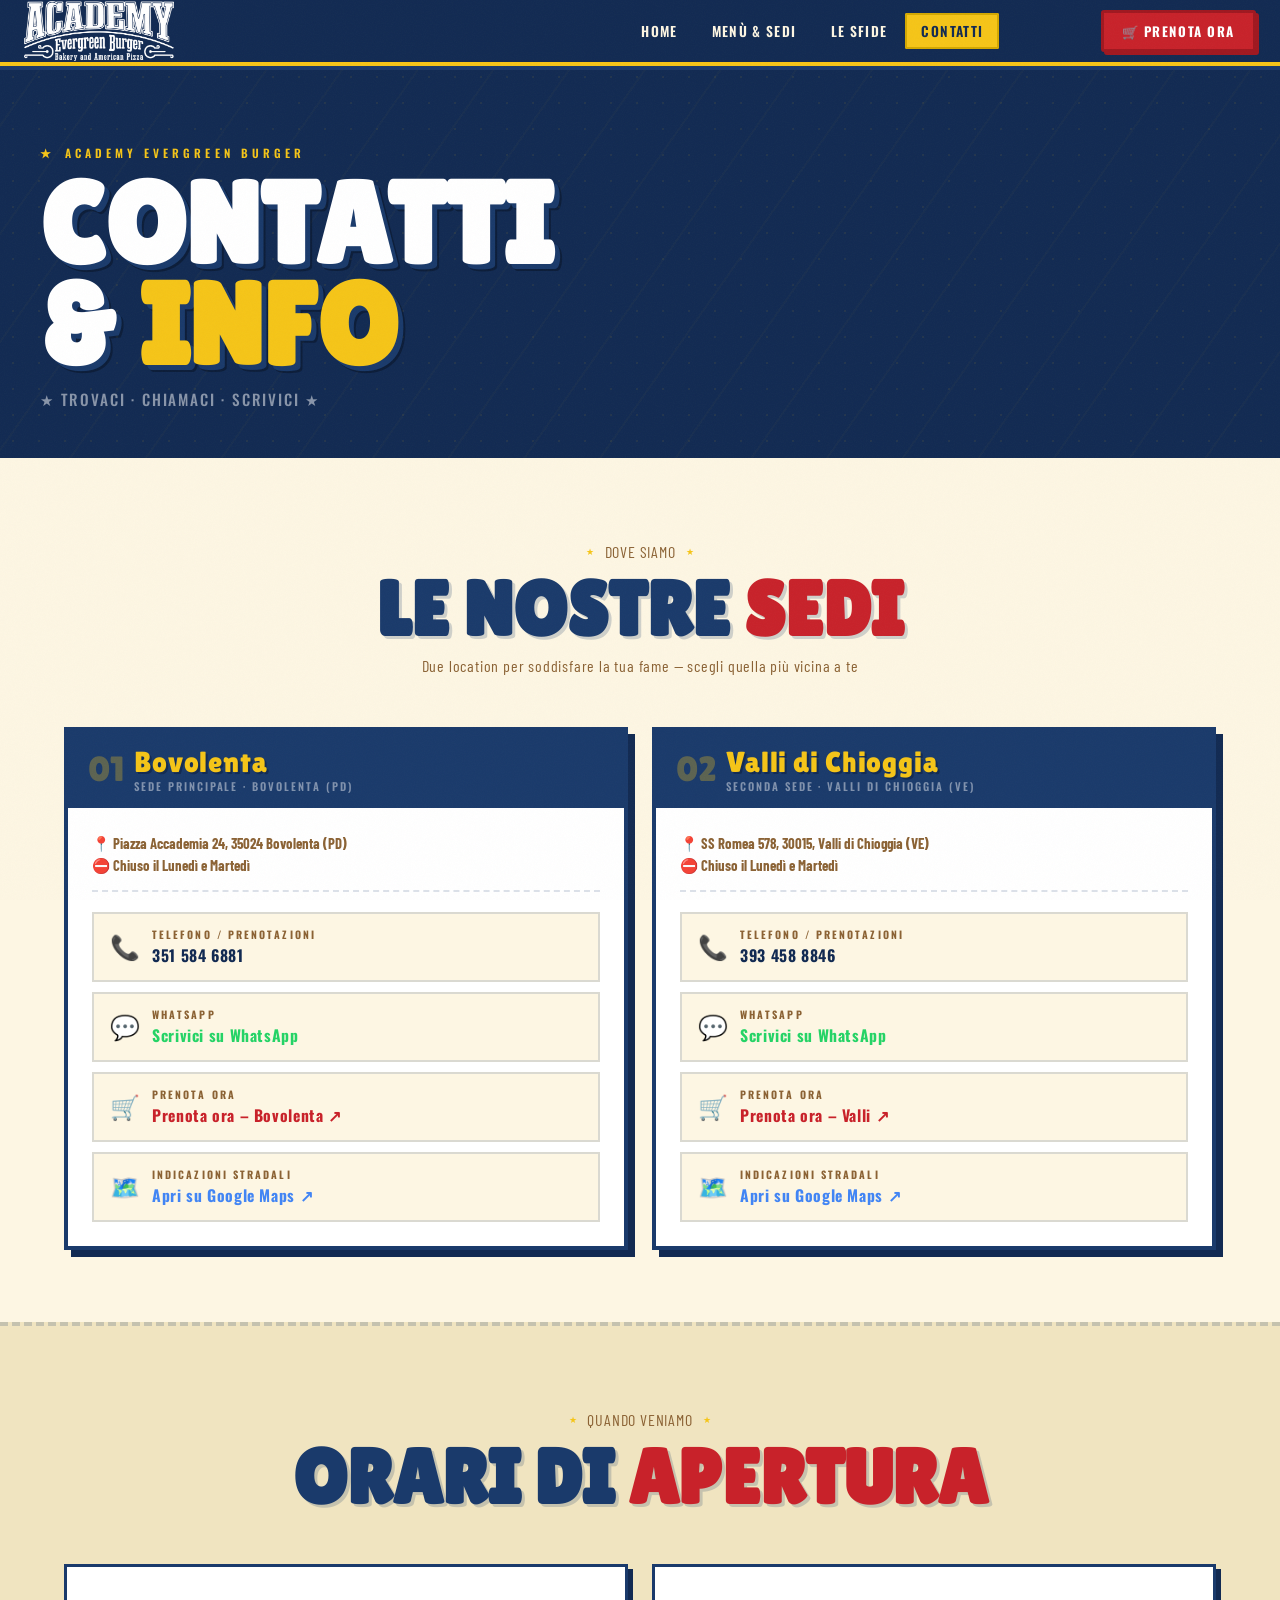
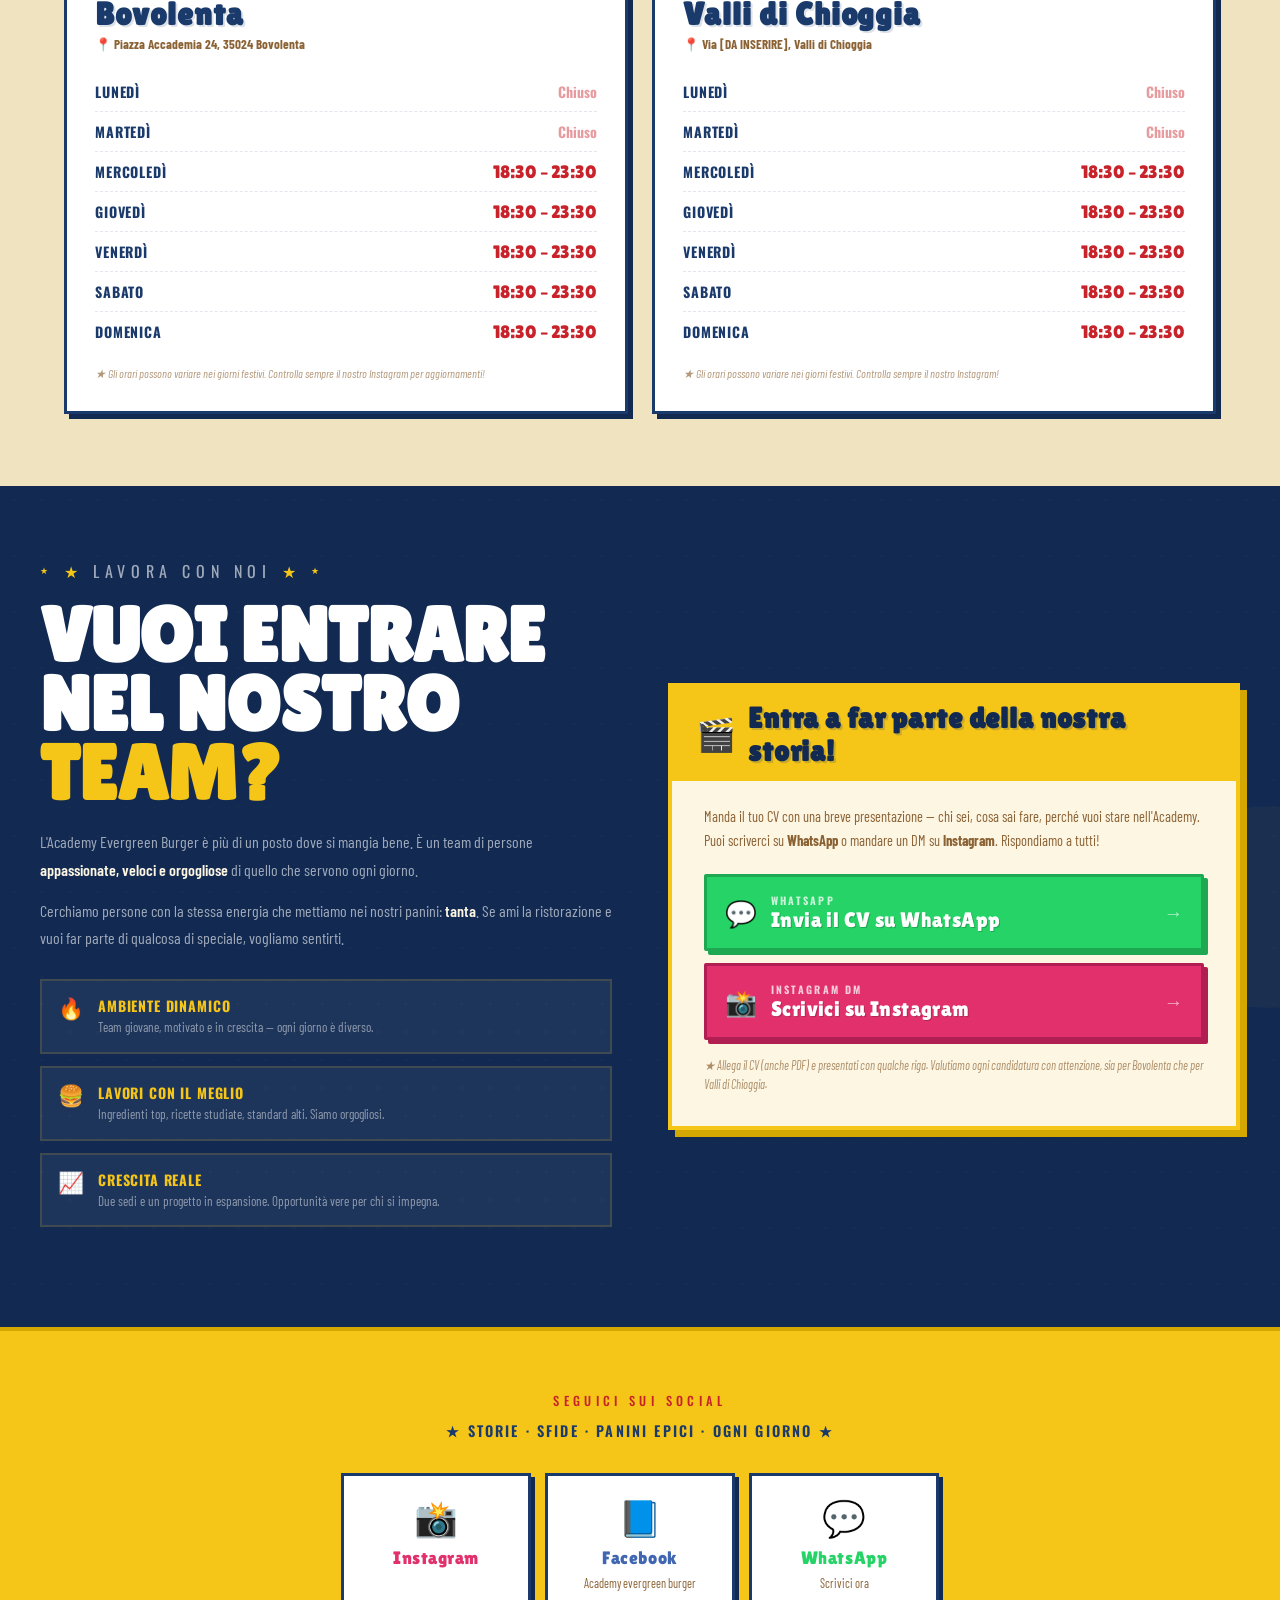
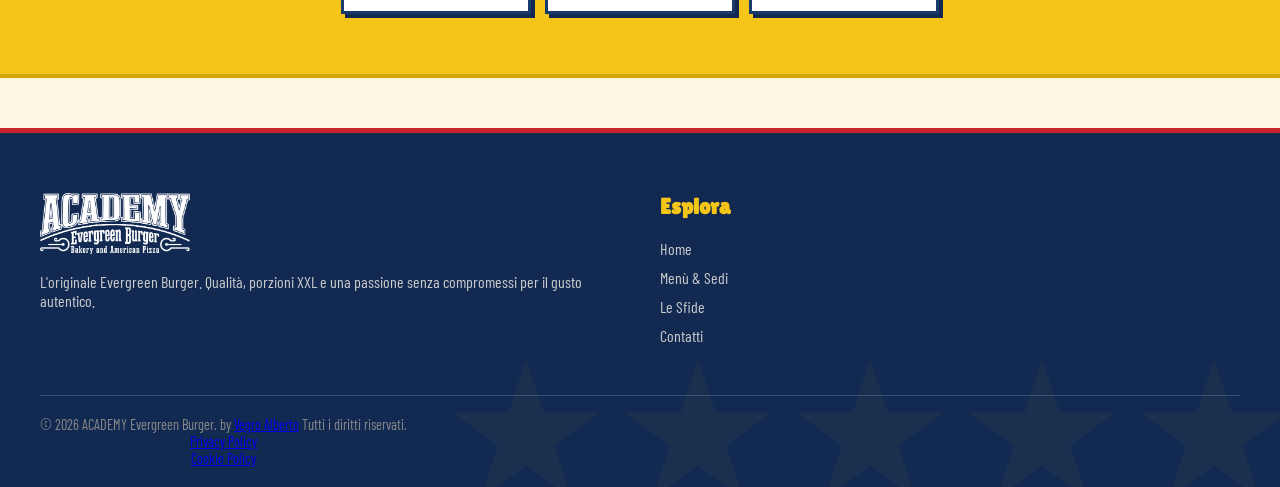
<file: contatti.html>
<!DOCTYPE html>
<html lang="it">
=====<head>
  <meta charset="UTF-8">
  <meta name="viewport" content="width=device-width, initial-scale=1.0">
  <title>Contatti — ACADEMY Evergreen Burger</title>
  
  <!-- Google Fonts Corretto -->
  <link rel="preconnect" href="https://fonts.googleapis.com">
  <link rel="preconnect" href="https://fonts.gstatic.com" crossorigin>
  <link href="https://fonts.googleapis.com/css2?family=Alfa+Slab+One&family=Barlow+Condensed:ital,wght@0,400;0,700;0,900;1,400&family=Lilita+One&family=Oswald:wght@400;500;600;700&family=Permanent+Marker&display=swap" rel="stylesheet">
  
  <!-- Il tuo foglio di stile esterno -->
  <link rel="stylesheet" href="style.css">
  
  <style>
  /* ============================================================
     CONTATTI PAGE
     ============================================================ */
     
.page-hero {
  min-height: 36vh; display: flex; align-items: flex-end;
  padding: 80px 24px 48px; position: relative; overflow: hidden;
  background: var(--navy-dark);
}
.page-hero::before {
  content: '';
  position: absolute; inset: 0;
  background-image: radial-gradient(circle, rgba(245,197,24,0.07) 1px, transparent 1px);
  background-size: 26px 26px; pointer-events: none;
}
.page-hero-stripes {
  position: absolute; inset: 0; pointer-events: none;
  background: repeating-linear-gradient(-55deg, transparent, transparent 60px,
    rgba(245,197,24,0.025) 60px, rgba(245,197,24,0.025) 62px);
}
.page-hero-inner { position: relative; z-index: 2; max-width: 1200px; margin: 0 auto; width: 100%; }
.page-hero-label {
  font-family: var(--font-oswald); font-weight: 600; font-size: 0.72rem;
  letter-spacing: 0.35em; text-transform: uppercase; color: var(--yellow);
  display: flex; align-items: center; gap: 10px; margin-bottom: 12px;
}
.page-hero-label::before { content: '★'; }
.page-hero-title {
  font-family: var(--font-display); font-size: clamp(3rem, 9vw, 7.5rem);
  line-height: 0.88; text-transform: uppercase; color: var(--white);
  text-shadow: 5px 5px 0 var(--navy), 7px 7px 0 rgba(0,0,0,0.3);
}
.page-hero-title .yellow { color: var(--yellow); }
.page-hero-sub {
  font-family: var(--font-oswald); font-size: 0.95rem; font-weight: 500;
  color: rgba(255,255,255,0.5); letter-spacing: 0.12em; margin-top: 12px; text-transform: uppercase;
}

/* ---- SEDI CONTATTI ---- */
#sedi-contatti { padding: 72px 24px; background: var(--cream); }
.sedi-grid { display: grid; grid-template-columns: 1fr 1fr; gap: 24px; max-width: 1200px; margin: 0 auto; }

.sede-card {
  background: var(--white); border: 4px solid var(--navy);
  box-shadow: 7px 7px 0 var(--navy-dark); overflow: hidden;
}
.sede-card-header {
  background: var(--navy); padding: 14px 20px;
  display: flex; align-items: center; gap: 10px;
}
.sede-card-num {
  font-family: var(--font-display); font-size: 2.2rem; color: rgba(245,197,24,0.3); line-height: 1;
}
.sede-card-title-wrap {}
.sede-card-name {
  font-family: var(--font-display); font-size: 1.8rem;
  color: var(--yellow); letter-spacing: 0.03em;
  text-shadow: 2px 2px 0 var(--navy-dark);
}
.sede-card-sub {
  font-family: var(--font-oswald); font-size: 0.68rem; font-weight: 600;
  letter-spacing: 0.18em; text-transform: uppercase; color: rgba(255,255,255,0.45);
}
.sede-card-body { padding: 24px; }
.sede-card-address {
  font-family: var(--font-cond); font-size: 0.92rem; font-weight: 700;
  color: var(--brown-light); margin-bottom: 20px; line-height: 1.5;
  padding-bottom: 14px; border-bottom: 2px dashed rgba(26,58,107,0.15);
}

.contact-links { display: flex; flex-direction: column; gap: 10px; }
.contact-link {
  display: flex; align-items: center; gap: 14px;
  background: var(--cream); border: 2px solid rgba(26,58,107,0.15);
  padding: 13px 16px; text-decoration: none;
  transition: border-color 0.2s, background 0.2s, transform 0.1s;
}
.contact-link:hover { transform: translateX(4px); }
.contact-link.phone-link:hover { border-color: var(--navy); background: rgba(26,58,107,0.05); }
.contact-link.wa-link:hover    { border-color: #25d366; background: rgba(37,211,102,0.05); }
.contact-link.ig-link:hover    { border-color: #e1306c; background: rgba(225,48,108,0.05); }
.contact-link.order-link:hover { border-color: var(--red); background: rgba(200,34,42,0.05); }
.contact-link.maps-link:hover  { border-color: #4285f4; background: rgba(66,133,244,0.05); }

.contact-link-icon { font-size: 1.5rem; flex-shrink: 0; width: 28px; text-align: center; }
.contact-link-label {
  font-family: var(--font-oswald); font-size: 0.65rem; font-weight: 700;
  letter-spacing: 0.2em; text-transform: uppercase; color: var(--brown-light); display: block;
}
.contact-link-value {
  font-family: var(--font-oswald); font-weight: 700; font-size: 0.98rem;
  letter-spacing: 0.04em; color: var(--navy-dark); display: block; margin-top: 1px;
}
.contact-link-value.green  { color: #25d366; }
.contact-link-value.pink   { color: #e1306c; }
.contact-link-value.red    { color: var(--red); }
.contact-link-value.blue   { color: #4285f4; }

/* ---- ORARI ---- */
#orari { padding: 72px 24px; background: var(--cream-dark); border-top: 4px dashed rgba(26,58,107,0.2); }
.orari-grid { display: grid; grid-template-columns: 1fr 1fr; gap: 24px; max-width: 1200px; margin: 0 auto; }
.orari-card {
  background: var(--white); border: 3px solid var(--navy);
  box-shadow: 5px 5px 0 var(--navy-dark); padding: 28px;
}
.orari-card-title {
  font-family: var(--font-display); font-size: 2rem; color: var(--navy);
  letter-spacing: 0.03em; margin-bottom: 4px;
  text-shadow: 2px 2px 0 rgba(26,58,107,0.15);
}
.orari-card-address { font-family: var(--font-cond); font-size: 0.82rem; font-weight: 700; color: var(--brown-light); margin-bottom: 20px; }
.orari-row {
  display: flex; justify-content: space-between; align-items: center;
  padding: 9px 0; border-bottom: 1px dashed rgba(26,58,107,0.12);
}
.orari-row:last-of-type { border-bottom: none; }
.orari-day  { font-family: var(--font-oswald); font-weight: 700; font-size: 0.88rem; letter-spacing: 0.06em; text-transform: uppercase; color: var(--navy); }
.orari-time { font-family: var(--font-display); font-size: 1.15rem; color: var(--red); }
.orari-closed { font-family: var(--font-oswald); font-weight: 700; font-size: 0.88rem; color: rgba(200,34,42,0.45); }
.orari-note { font-size: 0.74rem; color: var(--brown-light); font-style: italic; margin-top: 14px; opacity: 0.65; line-height: 1.5; }

/* ---- LAVORA CON NOI ---- */
#lavora {
  padding: 72px 24px; background: var(--navy-dark); position: relative; overflow: hidden;
}
#lavora::before {
  content: 'JOIN';
  position: absolute; right: -30px; top: 50%; transform: translateY(-50%);
  font-family: var(--font-display); font-size: 18rem;
  color: rgba(245,197,24,0.04); pointer-events: none; line-height: 1;
}
#lavora::after {
  content: '';
  position: absolute; inset: 0;
  background-image: radial-gradient(circle, rgba(245,197,24,0.04) 1px, transparent 1px);
  background-size: 28px 28px; pointer-events: none;
}

.lavora-inner { max-width: 1200px; margin: 0 auto; position: relative; z-index: 1; }
.lavora-grid { display: grid; grid-template-columns: 1fr 1fr; gap: 56px; align-items: center; }

.lavora-text .sec-title { color: var(--white); text-shadow: 3px 3px 0 var(--navy-dark); margin-bottom: 20px; }
.lavora-text .sec-title .yellow { color: var(--yellow); }
.lavora-text p {
  font-size: 1rem; line-height: 1.7; color: rgba(255,255,255,0.6);
  font-weight: 400; margin-bottom: 14px;
}
.lavora-text p strong { color: var(--cream); font-weight: 600; }

.lavora-perks { display: flex; flex-direction: column; gap: 12px; margin: 28px 0; }
.lavora-perk {
  display: flex; align-items: flex-start; gap: 14px;
  background: rgba(255,255,255,0.05); border: 2px solid rgba(245,197,24,0.15);
  padding: 14px 16px;
}
.lavora-perk-icon { font-size: 1.3rem; flex-shrink: 0; }
.lavora-perk-title {
  font-family: var(--font-oswald); font-weight: 700; font-size: 0.88rem;
  letter-spacing: 0.06em; text-transform: uppercase; color: var(--yellow); margin-bottom: 2px;
}
.lavora-perk-desc { font-size: 0.82rem; color: rgba(255,255,255,0.5); font-weight: 400; line-height: 1.5; }

/* Candidati box */
.candidati-box {
  background: var(--cream); border: 4px solid var(--yellow);
  box-shadow: 7px 7px 0 var(--yellow-dark); padding: 32px;
}
.candidati-box-header {
  background: var(--yellow); margin: -32px -32px 24px;
  padding: 14px 24px; display: flex; align-items: center; gap: 12px;
}
.candidati-box-header h3 {
  font-family: var(--font-display); font-size: 1.8rem;
  color: var(--navy-dark); letter-spacing: 0.03em;
  text-shadow: 2px 2px 0 rgba(26,58,107,0.2);
}
.candidati-box-header span { font-size: 2rem; }

.candidati-sub {
  font-family: var(--font-cond); font-size: 0.9rem; font-weight: 400;
  color: var(--brown-light); line-height: 1.65; margin-bottom: 22px;
}
.candidati-links { display: flex; flex-direction: column; gap: 12px; margin-bottom: 16px; }
.candidati-link {
  display: flex; align-items: center; gap: 14px;
  padding: 16px 18px; text-decoration: none;
  border: 3px solid; border-radius: 2px;
  transition: transform 0.1s, box-shadow 0.1s;
  position: relative;
}
.candidati-link:hover { transform: translate(-2px,-2px); }
.candidati-link.wa {
  background: #25d366; border-color: #1da851; color: var(--white);
  box-shadow: 4px 4px 0 #1da851;
}
.candidati-link.wa:hover { box-shadow: 6px 6px 0 #1da851; }
.candidati-link.ig {
  background: #e1306c; border-color: #b01e52; color: var(--white);
  box-shadow: 4px 4px 0 #b01e52;
}
.candidati-link.ig:hover { box-shadow: 6px 6px 0 #b01e52; }

.candidati-link-icon { font-size: 1.6rem; flex-shrink: 0; }
.candidati-link-platform {
  font-family: var(--font-oswald); font-size: 0.65rem; font-weight: 700;
  letter-spacing: 0.2em; text-transform: uppercase; opacity: 0.75; display: block;
}
.candidati-link-action {
  font-family: var(--font-display); font-size: 1.3rem; letter-spacing: 0.02em;
  display: block; text-shadow: 1px 1px 0 rgba(0,0,0,0.2);
}
.candidati-arrow { position: absolute; right: 18px; font-size: 1.2rem; opacity: 0.6; }
.candidati-note {
  font-size: 0.76rem; color: var(--brown-light); font-style: italic; line-height: 1.55; opacity: 0.7;
}

/* ---- SOCIAL STRIP ---- */
#social-strip {
  padding: 60px 24px; background: var(--yellow);
  border-top: 4px solid var(--yellow-dark); border-bottom: 4px solid var(--yellow-dark);
  text-align: center;
}
.social-handle {
  font-family: var(--font-display); font-size: clamp(2rem, 5vw, 4.5rem);
  color: var(--navy-dark); text-shadow: 3px 3px 0 rgba(26,58,107,0.2);
  letter-spacing: 0.04em; margin: 14px 0 8px;
}
.social-desc {
  font-family: var(--font-oswald); font-size: 0.9rem; font-weight: 600;
  color: var(--navy); letter-spacing: 0.15em; text-transform: uppercase; margin-bottom: 32px;
}
.social-cards { display: flex; justify-content: center; flex-wrap: wrap; gap: 14px; }
.social-card {
  flex: 1; min-width: 160px; max-width: 190px;
  background: var(--white); border: 3px solid var(--navy);
  box-shadow: 4px 4px 0 var(--navy-dark); padding: 20px 16px; text-align: center;
  text-decoration: none; transition: transform 0.1s, box-shadow 0.1s;
}
.social-card:hover { transform: translate(-2px,-2px); box-shadow: 6px 6px 0 var(--navy-dark); }
.social-card-icon { font-size: 2.2rem; display: block; margin-bottom: 8px; }
.social-card-name {
  font-family: var(--font-display); font-size: 1.1rem; letter-spacing: 0.03em;
  display: block; margin-bottom: 4px;
}
.social-card.instagram .social-card-name { color: #e1306c; }
.social-card.facebook  .social-card-name { color: #4267b2; }
.social-card.whatsapp  .social-card-name { color: #25d366; }
.social-card-handle { font-size: 0.76rem; color: var(--brown-light); font-weight: 400; }

@media(max-width:900px){
  .sedi-grid   { grid-template-columns: 1fr; }
  .orari-grid  { grid-template-columns: 1fr; }
  .lavora-grid { grid-template-columns: 1fr; gap: 40px; }
}
</style>
</head>
<body data-page="contatti">
<div id="ticker-anchor"></div>

<div class="page-hero">
  <div class="page-hero-stripes"></div>
  <div class="page-hero-inner">
    <p class="page-hero-label">Academy Evergreen Burger</p>
    <h1 class="page-hero-title">Contatti<br>&amp; <span class="yellow">Info</span></h1>
    <p class="page-hero-sub">★ Trovaci · Chiamaci · Scrivici ★</p>
  </div>
</div>

<!-- TICKER injected here -->

<!-- ================================================================
     SEDI CONTATTI
     ================================================================ -->
<section id="sedi-contatti">
  <div class="container">
    <div class="sec-header reveal">
      <p class="sec-label">Dove siamo</p>
      <h2 class="sec-title">Le nostre <span class="red">Sedi</span></h2>
      <p>Due location per soddisfare la tua fame — scegli quella più vicina a te</p>
    </div>

    <div class="sedi-grid">

      <!-- BOVOLENTA -->
      <div class="sede-card reveal">
        <div class="sede-card-header">
          <div class="sede-card-num">01</div>
          <div class="sede-card-title-wrap">
            <div class="sede-card-name">Bovolenta</div>
            <div class="sede-card-sub">Sede principale · Bovolenta (PD)</div>
          </div>
        </div>
        <div class="sede-card-body">
        
          <p class="sede-card-address">
            📍 Piazza Accademia 24, 35024 Bovolenta (PD)<br>
            ⛔ Chiuso il Lunedì e Martedì
          </p>
          <div class="contact-links">
          
            <a href="tel:+393515846881" class="contact-link phone-link">
              <span class="contact-link-icon">📞</span>
              <div><span class="contact-link-label">Telefono / Prenotazioni</span><span class="contact-link-value">351 584 6881</span></div>
            </a>
            
            <a href="https://wa.me/393515846881" target="_blank" class="contact-link wa-link">
              <span class="contact-link-icon">💬</span>
              <div><span class="contact-link-label">WhatsApp</span><span class="contact-link-value green">Scrivici su WhatsApp</span></div>
            </a>
        
            <a href="https://www.cooperto.link/e19e38" target="_blank" class="contact-link order-link">
              <span class="contact-link-icon">🛒</span>
              <div><span class="contact-link-label">Prenota ora</span><span class="contact-link-value red">Prenota ora – Bovolenta ↗</span></div>
            </a>
            <a href="https://maps.google.com/?q=Piazza+Accademia+24,+Bovolenta" target="_blank" class="contact-link maps-link">
              <span class="contact-link-icon">🗺️</span>
              <div><span class="contact-link-label">Indicazioni stradali</span><span class="contact-link-value blue">Apri su Google Maps ↗</span></div>
            </a>
          </div>
        </div>
      </div>

      <!-- VALLI DI CHIOGGIA -->
      <div class="sede-card reveal">
        <div class="sede-card-header">
          <div class="sede-card-num">02</div>
          <div class="sede-card-title-wrap">
            <div class="sede-card-name">Valli di Chioggia</div>
            <div class="sede-card-sub">Seconda sede · Valli di Chioggia (VE)</div>
          </div>
        </div>
        <div class="sede-card-body">
          
          <p class="sede-card-address">
            📍 SS Romea 578, 30015, Valli di Chioggia (VE)<br>
            ⛔ Chiuso il Lunedì e Martedì
          </p>
          <div class="contact-links">
            
            <a href="tel:+393934588846" class="contact-link phone-link">
              <span class="contact-link-icon">📞</span>
              <div><span class="contact-link-label">Telefono / Prenotazioni</span><span class="contact-link-value">393 458 8846</span></div>
            </a>
           
            <a href="https://wa.me/393934588846" target="_blank" class="contact-link wa-link">
              <span class="contact-link-icon">💬</span>
              <div><span class="contact-link-label">WhatsApp</span><span class="contact-link-value green">Scrivici su WhatsApp</span></div>
            </a>
          
            <a href="https://www.cooperto.link/e19e38" target="_blank" class="contact-link order-link">
              <span class="contact-link-icon">🛒</span>
              <div><span class="contact-link-label">Prenota ora</span><span class="contact-link-value red">Prenota ora – Valli ↗</span></div>
            </a>
            <!-- =====================================================
                 MAPS VALLI: Sostituisci con l'indirizzo reale nell'URL
                 ===================================================== -->
            <a href="https://maps.app.goo.gl/dEStLwRGwtb2ncNu9" target="_blank" class="contact-link maps-link">
              <span class="contact-link-icon">🗺️</span>
              <div><span class="contact-link-label">Indicazioni stradali</span><span class="contact-link-value blue">Apri su Google Maps ↗</span></div>
            </a>
          </div>
        </div>
      </div>

    </div>
  </div>
</section>

<!-- ================================================================
     ORARI
     ================================================================ -->
<section id="orari">
  <div class="container">
    <div class="sec-header reveal">
      <p class="sec-label">Quando veniamo</p>
      <h2 class="sec-title">Orari di <span class="red">Apertura</span></h2>
    </div>
    <div class="orari-grid">
      <!-- BOVOLENTA -->
      <div class="orari-card reveal">
        <h3 class="orari-card-title">Bovolenta</h3>
        <p class="orari-card-address">📍 Piazza Accademia 24, 35024 Bovolenta</p>
        <!-- =====================================================
             ORARI BOVOLENTA: Sostituisci gli orari reali
             Per i giorni chiusi usa la classe .orari-closed
             ===================================================== -->
        <div class="orari-row"><span class="orari-day">Lunedì</span><span class="orari-closed">Chiuso</span></div>
        <div class="orari-row"><span class="orari-day">Martedì</span><span class="orari-closed">Chiuso</span></div>
        <div class="orari-row"><span class="orari-day">Mercoledì</span><span class="orari-time">18:30 – 23:30</span></div>
        <div class="orari-row"><span class="orari-day">Giovedì</span><span class="orari-time">18:30 – 23:30</span></div>
        <div class="orari-row"><span class="orari-day">Venerdì</span><span class="orari-time">18:30 – 23:30</span></div>
        <div class="orari-row"><span class="orari-day">Sabato</span><span class="orari-time">18:30 – 23:30</span></div>
        <div class="orari-row"><span class="orari-day">Domenica</span><span class="orari-time">18:30 – 23:30</span></div>
        <p class="orari-note">★ Gli orari possono variare nei giorni festivi. Controlla sempre il nostro Instagram per aggiornamenti!</p>
      </div>
      <!-- VALLI -->
      <div class="orari-card reveal">
        <h3 class="orari-card-title">Valli di Chioggia</h3>
        <p class="orari-card-address">📍 Via [DA INSERIRE], Valli di Chioggia</p>
        <!-- =====================================================
             ORARI VALLI: Sostituisci con gli orari reali
             ===================================================== -->
        <div class="orari-row"><span class="orari-day">Lunedì</span><span class="orari-closed">Chiuso</span></div>
        <div class="orari-row"><span class="orari-day">Martedì</span><span class="orari-closed">Chiuso</span></div>
        <div class="orari-row"><span class="orari-day">Mercoledì</span><span class="orari-time">18:30 – 23:30</span></div>
        <div class="orari-row"><span class="orari-day">Giovedì</span><span class="orari-time">18:30 – 23:30</span></div>
        <div class="orari-row"><span class="orari-day">Venerdì</span><span class="orari-time">18:30 – 23:30</span></div>
        <div class="orari-row"><span class="orari-day">Sabato</span><span class="orari-time">18:30 – 23:30</span></div>
        <div class="orari-row"><span class="orari-day">Domenica</span><span class="orari-time">18:30 – 23:30</span></div>
        <p class="orari-note">★ Gli orari possono variare nei giorni festivi. Controlla sempre il nostro Instagram!</p>
      </div>
    </div>
  </div>
</section>

<!-- ================================================================
     LAVORA CON NOI
     ================================================================ -->
<section id="lavora">
  <div class="lavora-inner">
    <div class="lavora-grid">

      <div class="lavora-text reveal">
        <p class="sec-label" style="margin-bottom:16px;">
          <span style="color:var(--yellow)">★</span> Lavora con noi <span style="color:var(--yellow)">★</span>
        </p>
        <h2 class="sec-title" style="margin-bottom:20px;">
          Vuoi entrare<br>nel nostro <span class="yellow">Team?</span>
        </h2>
        <p>L'Academy Evergreen Burger è più di un posto dove si mangia bene. È un team di persone <strong>appassionate, veloci e orgogliose</strong> di quello che servono ogni giorno.</p>
        <p>Cerchiamo persone con la stessa energia che mettiamo nei nostri panini: <strong>tanta</strong>. Se ami la ristorazione e vuoi far parte di qualcosa di speciale, vogliamo sentirti.</p>
        <div class="lavora-perks">
          <div class="lavora-perk">
            <div class="lavora-perk-icon">🔥</div>
            <div><div class="lavora-perk-title">Ambiente dinamico</div><div class="lavora-perk-desc">Team giovane, motivato e in crescita — ogni giorno è diverso.</div></div>
          </div>
          <div class="lavora-perk">
            <div class="lavora-perk-icon">🍔</div>
            <div><div class="lavora-perk-title">Lavori con il meglio</div><div class="lavora-perk-desc">Ingredienti top, ricette studiate, standard alti. Siamo orgogliosi.</div></div>
          </div>
          <div class="lavora-perk">
            <div class="lavora-perk-icon">📈</div>
            <div><div class="lavora-perk-title">Crescita reale</div><div class="lavora-perk-desc">Due sedi e un progetto in espansione. Opportunità vere per chi si impegna.</div></div>
          </div>
        </div>
      </div>

      <div class="reveal">
        <div class="candidati-box">
          <div class="candidati-box-header">
            <span>🎬</span>
            <h3>Entra a far parte della nostra storia!</h3>
          </div>
          <p class="candidati-sub">
            Manda il tuo CV con una breve presentazione — chi sei, cosa sai fare, perché vuoi stare nell'Academy.
            Puoi scriverci su <strong>WhatsApp</strong> o mandare un DM su <strong>Instagram</strong>. Rispondiamo a tutti!
          </p>
          <div class="candidati-links">
            <!-- =====================================================
                 WHATSAPP LAVORO: Sostituisci 39XXXXXXXXXX
                 ===================================================== -->
            <a href="https://wa.me/39XXXXXXXXXX?text=Ciao!%20Sono%20interessato%20a%20lavorare%20con%20voi%20all%27Academy%20Evergreen%20Burger.%20Vi%20mando%20il%20mio%20CV." target="_blank" class="candidati-link wa">
              <span class="candidati-link-icon">💬</span>
              <div>
                <span class="candidati-link-platform">WhatsApp</span>
                <span class="candidati-link-action">Invia il CV su WhatsApp</span>
              </div>
              <span class="candidati-arrow">→</span>
            </a>
            <a href="https://www.instagram.com/academy_evergreenburger/" target="_blank" class="candidati-link ig">
              <span class="candidati-link-icon">📸</span>
              <div>
                <span class="candidati-link-platform">Instagram DM</span>
                <span class="candidati-link-action">Scrivici su Instagram</span>
              </div>
              <span class="candidati-arrow">→</span>
            </a>
          </div>
          <p class="candidati-note">
            ★ Allega il CV (anche PDF) e presentati con qualche riga. Valutiamo ogni candidatura con attenzione, sia per Bovolenta che per Valli di Chioggia.
          </p>
        </div>
      </div>

    </div>
  </div>
</section>

<!-- ================================================================
     SOCIAL
     ================================================================ -->
<section id="social-strip">
  <div class="container">
    <p class="sec-label" style="justify-content:center;margin-bottom:10px;">Seguici sui Social</p>
   
    <p class="social-desc">★ Storie · Sfide · Panini epici · Ogni giorno ★</p>
    <div class="social-cards">
      <a href="https://www.instagram.com/academy_evergreenburger/" target="_blank" class="social-card instagram">
        <span class="social-card-icon">📸</span>
        <span class="social-card-name">Instagram</span>
    
      </a>
      <a href="https://www.facebook.com/Academy-evergreen-burger" target="_blank" class="social-card facebook">
        <span class="social-card-icon">📘</span>
        <span class="social-card-name">Facebook</span>
        <span class="social-card-handle">Academy evergreen burger</span>
      </a>
      <!-- =====================================================
           WHATSAPP: Sostituisci 39XXXXXXXXXX
           ===================================================== -->
      <a href="https://wa.me/39XXXXXXXXXX" target="_blank" class="social-card whatsapp">
        <span class="social-card-icon">💬</span>
        <span class="social-card-name">WhatsApp</span>
        <span class="social-card-handle">Scrivici ora</span>
      </a>
    </div>
  </div>
</section>

<script src="shared-nav.js"></script>
</body>
</html>
</file>
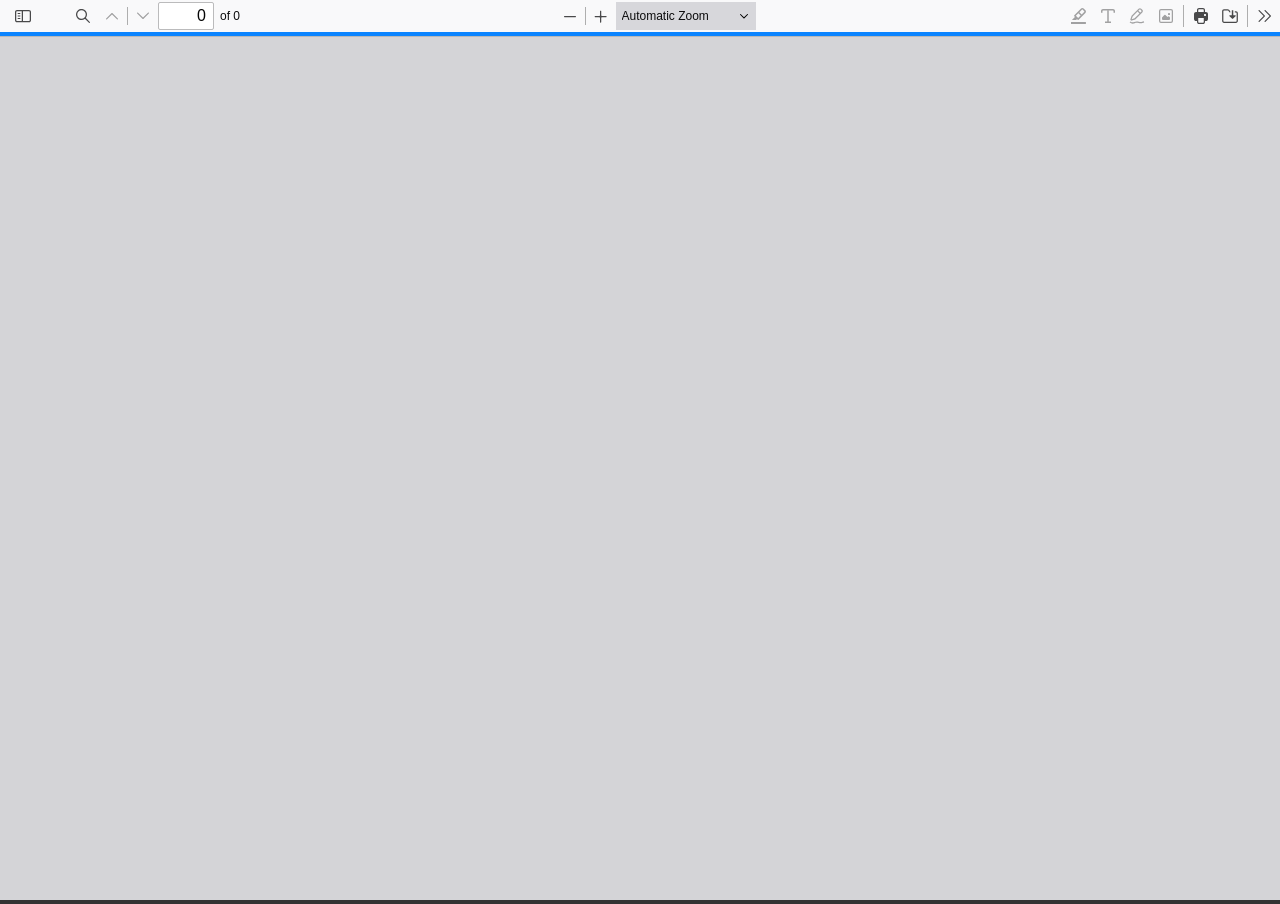
<file: ingredienti.html>
<!DOCTYPE html>
<html lang="it">
<head>
    <meta charset="UTF-8">
    <meta name="viewport" content="width=device-width, initial-scale=1.0">
    <title>Area Riservata - Ingredienti</title>
    <style>
        html, body { 
            margin: 0;
            padding: 0;
            width: 100%;
            height: 100%;
            background-color: #333333;
            overflow: hidden;
            
            /* Blocca la selezione del testo in tutta la pagina */
            user-select: none;
            -webkit-user-select: none;
            -moz-user-select: none;
        }

        #contenuto-riservato { 
            width: 100vw;
            height: 100vh;
        } 

        iframe {
            width: 100%;
            height: 100%;
            border: none;
        }
    </style>
</head>
<body oncontextmenu="return false;"> <!-- Disabilita il tasto destro -->

    <div id="contenuto-riservato">
        <iframe src="pdfjs-6.2.108-dist/web/viewer.html?file=../../libro.pdf">
            <p>Il tuo browser non supporta la visualizzazione diretta dei PDF.</p>
        </iframe>
    </div>

    <script>
        // Disabilita le scorciatoie da tastiera per Stampa (Ctrl+P) e Copia (Ctrl+C)
        document.addEventListener('keydown', function(e) {
            if ((e.ctrlKey || e.metaKey) && (e.key === 'p' || e.key === 'c' || e.key === 's')) {
                e.preventDefault();
                e.stopPropagation();
            }
        });
    </script>

</body>
</html>
</file>
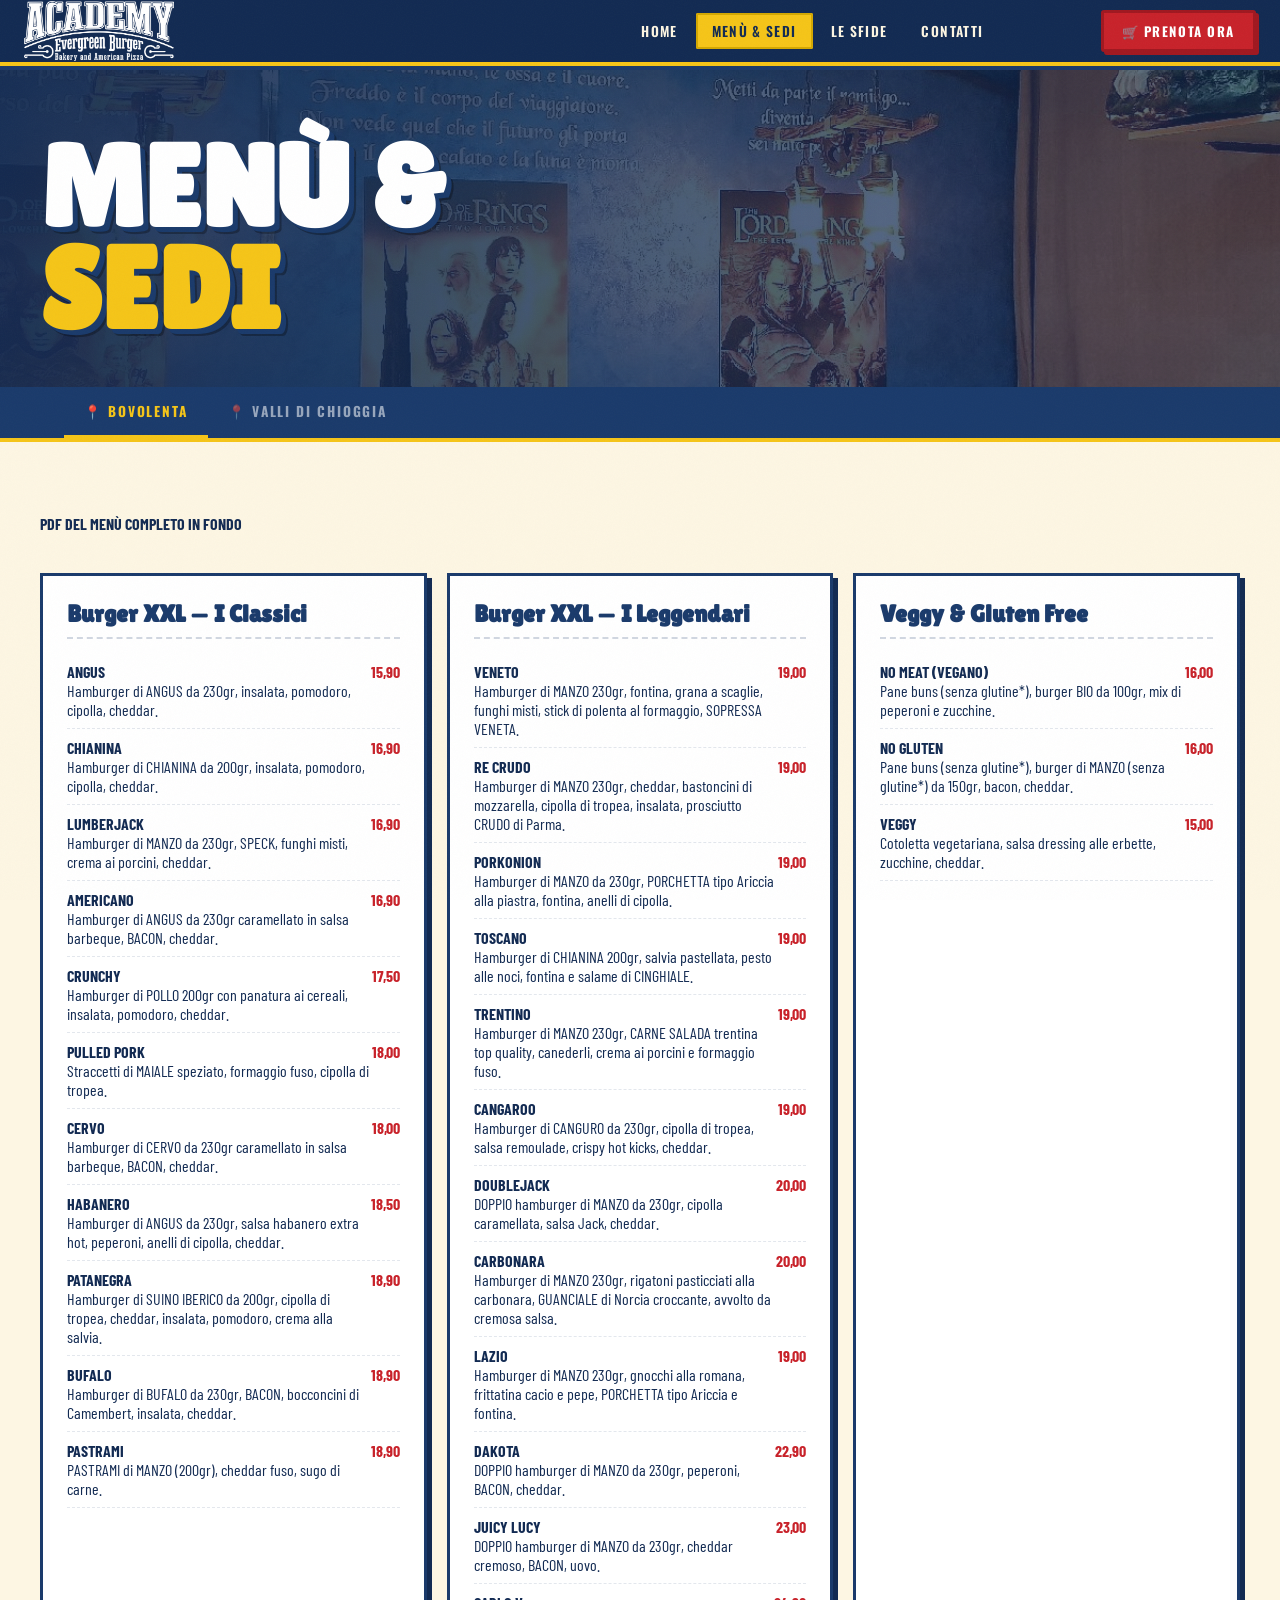
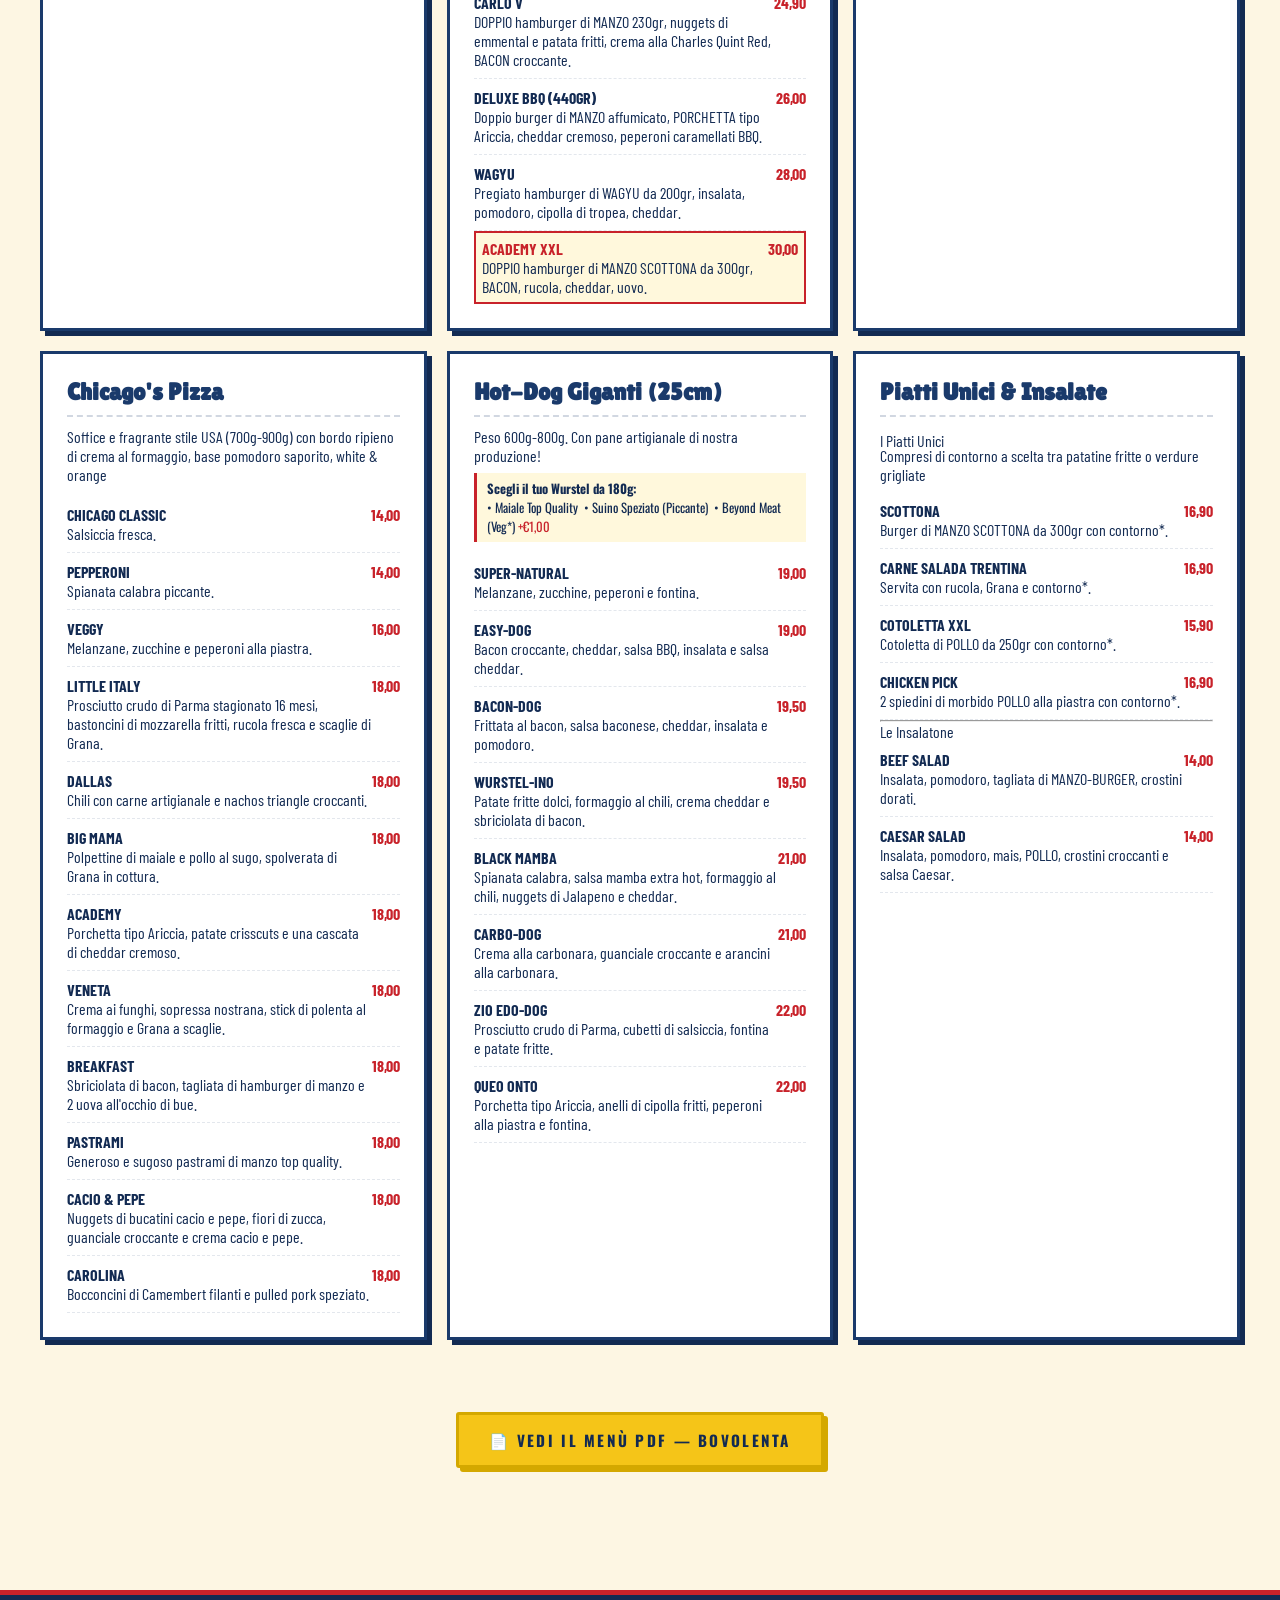
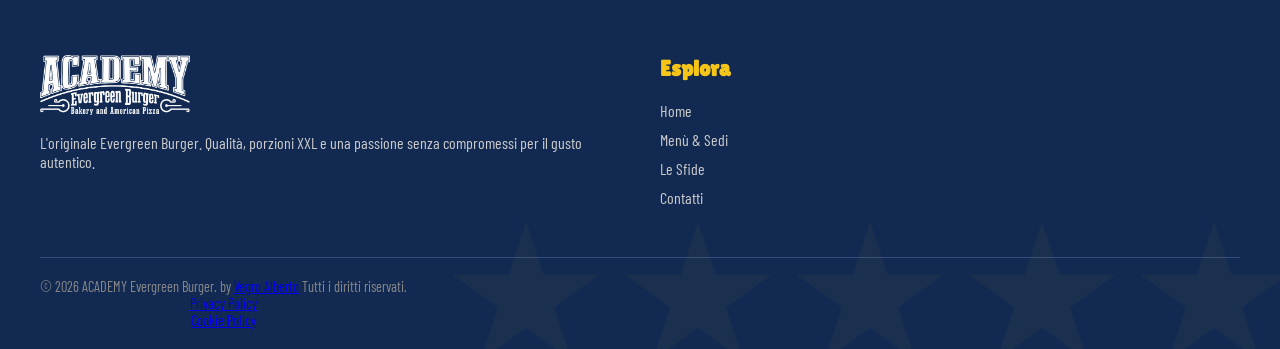
<file: menu.html>
<!DOCTYPE html>
<html lang="it">
<head>
<meta charset="UTF-8">
<meta name="viewport" content="width=device-width, initial-scale=1.0">
<title>Menù &amp; Sedi — ACADEMY Evergreen Burger</title>
<link rel="stylesheet" href="style.css">
<style>
/* Hero del menù con foto della sede selezionata */
.page-hero { min-height: 38vh; display: flex; align-items: flex-end; padding: 80px 24px 48px; position: relative; overflow: hidden; background: var(--navy-dark); }
.page-hero-bg {
  position: absolute;
  inset: 0;
  z-index: 0;
  background-image: url("img/locale-bovolenta.jpg");
  background-size: cover;
  background-position: center;
  opacity: 0.55;
  transition: opacity 0.25s ease;
}
.page-hero::after {
  content: '';
  position: absolute;
  inset: 0;
  z-index: 1;
  background: linear-gradient(90deg, rgba(18,42,82,0.92) 0%, rgba(18,42,82,0.58) 48%, rgba(18,42,82,0.38) 100%);
}
.page-hero-inner { position: relative; z-index: 2; max-width: 1200px; margin: 0 auto; width: 100%; }
.page-hero-title { font-family: var(--font-display); font-size: clamp(3rem, 9vw, 7.5rem); line-height: 0.88; text-transform: uppercase; color: var(--white); text-shadow: 5px 5px 0 var(--navy), 7px 7px 0 rgba(0,0,0,0.3); }
.yellow { color: var(--yellow); }
.red { color: var(--red); }
.sede-tabs-wrap { background: var(--navy); border-bottom: 4px solid var(--yellow); position: sticky; top: 0; z-index: 100; }
.sede-tabs { max-width: 1200px; margin: 0 auto; padding: 0 24px; display: flex; }
.tab-btn { font-family: var(--font-oswald); font-weight: 700; font-size: 0.85rem; letter-spacing: 0.14em; text-transform: uppercase; color: rgba(255,255,255,0.55); background: transparent; border: none; padding: 14px 20px; cursor: pointer; border-bottom: 3px solid transparent; transition: color 0.2s; }
.tab-btn:hover { color: var(--white); }
.tab-btn.active { color: var(--yellow); border-bottom-color: var(--yellow); }
.sede-section { padding: 72px 24px; background: var(--cream); }
.sede-section.hidden { display: none; }
.sede-inner { max-width: 1200px; margin: 0 auto; }
.menu-grid { display: grid; grid-template-columns: repeat(3,1fr); gap: 20px; margin-top: 40px; }
.menu-cat { background: var(--white); border: 3px solid var(--navy); box-shadow: 5px 5px 0 var(--navy-dark); padding: 24px; }
.menu-cat-title { font-family: var(--font-display); font-size: 1.5rem; color: var(--navy); border-bottom: 2px dashed rgba(26,58,107,0.2); padding-bottom: 10px; margin-bottom: 14px; }
.menu-item { padding: 9px 0; border-bottom: 1px dashed rgba(26,58,107,0.12); display: flex; justify-content: space-between; align-items: flex-start; }
.menu-item-name { font-weight: 700; text-transform: uppercase; }
.menu-item-price { color: var(--red); font-weight: bold; }
@media(max-width:900px){ .menu-grid { grid-template-columns: 1fr; } }
</style>
</head>
<body data-page="menu">

<div id="ticker-anchor"></div>

<div class="page-hero">
  <div class="page-hero-bg" id="page-hero-bg" aria-hidden="true"></div>
  <div class="page-hero-inner">
    <h1 class="page-hero-title">Menù &amp;<br><span class="yellow">Sedi</span></h1>
  </div>
</div>

<div class="sede-tabs-wrap">
  <div class="sede-tabs">
    <button class="tab-btn active" onclick="showSede('bovolenta',this)">📍 Bovolenta</button>
    <button class="tab-btn" onclick="showSede('valli',this)">📍 Valli di Chioggia</button>
  </div>
</div>

<!-- ================================================================
     SEDE 1 — BOVOLENTA
     ================================================================ -->
<section class="sede-section" id="bovolenta">
  <div class="sede-inner">

    <div class="menu-item-name">PDF del menù completo in fondo</div>
      
    <div class="menu-grid">

      <!-- COLONNA 1: BURGER XXL (I CLASSICI) -->
      <div class="menu-cat">
        <div class="menu-cat-icon"></div>
        <h3 class="menu-cat-title">Burger XXL — I Classici</h3>
        
        <div class="menu-item">
          <div><div class="menu-item-name">Angus</div><div class="menu-item-desc">Hamburger di ANGUS da 230gr, insalata, pomodoro, cipolla, cheddar.</div></div>
          <div class="menu-item-price">15,90</div>
        </div>
        <div class="menu-item">
          <div><div class="menu-item-name">Chianina</div><div class="menu-item-desc">Hamburger di CHIANINA da 200gr, insalata, pomodoro, cipolla, cheddar.</div></div>
          <div class="menu-item-price">16,90</div>
        </div>
        <div class="menu-item">
          <div><div class="menu-item-name">Lumberjack</div><div class="menu-item-desc">Hamburger di MANZO da 230gr, SPECK, funghi misti, crema ai porcini, cheddar.</div></div>
          <div class="menu-item-price">16,90</div>
        </div>
        <div class="menu-item">
          <div><div class="menu-item-name">Americano</div><div class="menu-item-desc">Hamburger di ANGUS da 230gr caramellato in salsa barbeque, BACON, cheddar.</div></div>
          <div class="menu-item-price">16,90</div>
        </div>
        <div class="menu-item">
          <div><div class="menu-item-name">Crunchy</div><div class="menu-item-desc">Hamburger di POLLO 200gr con panatura ai cereali, insalata, pomodoro, cheddar.</div></div>
          <div class="menu-item-price">17,50</div>
        </div>
        <div class="menu-item">
          <div><div class="menu-item-name">Pulled Pork</div><div class="menu-item-desc">Straccetti di MAIALE speziato, formaggio fuso, cipolla di tropea.</div></div>
          <div class="menu-item-price">18,00</div>
        </div>
        <div class="menu-item">
          <div><div class="menu-item-name">Cervo</div><div class="menu-item-desc">Hamburger di CERVO da 230gr caramellato in salsa barbeque, BACON, cheddar.</div></div>
          <div class="menu-item-price">18,00</div>
        </div>
        <div class="menu-item">
          <div><div class="menu-item-name">Habanero</div><div class="menu-item-desc">Hamburger di ANGUS da 230gr, salsa habanero extra hot, peperoni, anelli di cipolla, cheddar.</div></div>
          <div class="menu-item-price">18,50</div>
        </div>
        <div class="menu-item">
          <div><div class="menu-item-name">Patanegra</div><div class="menu-item-desc">Hamburger di SUINO IBERICO da 200gr, cipolla di tropea, cheddar, insalata, pomodoro, crema alla salvia.</div></div>
          <div class="menu-item-price">18,90</div>
        </div>
        <div class="menu-item">
          <div><div class="menu-item-name">Bufalo</div><div class="menu-item-desc">Hamburger di BUFALO da 230gr, BACON, bocconcini di Camembert, insalata, cheddar.</div></div>
          <div class="menu-item-price">18,90</div>
        </div>
        <div class="menu-item">
          <div><div class="menu-item-name">Pastrami</div><div class="menu-item-desc">PASTRAMI di MANZO (200gr), cheddar fuso, sugo di carne.</div></div>
          <div class="menu-item-price">18,90</div>
        </div>
      </div>

      <!-- COLONNA 2: BURGER XXL (I LEGGENDARI) -->
      <div class="menu-cat">
        <div class="menu-cat-icon"></div>
        <h3 class="menu-cat-title">Burger XXL — I Leggendari</h3>
        
        <div class="menu-item">
          <div><div class="menu-item-name">Veneto</div><div class="menu-item-desc">Hamburger di MANZO 230gr, fontina, grana a scaglie, funghi misti, stick di polenta al formaggio, SOPRESSA VENETA.</div></div>
          <div class="menu-item-price">19,00</div>
        </div>
        <div class="menu-item">
          <div><div class="menu-item-name">Re Crudo</div><div class="menu-item-desc">Hamburger di MANZO 230gr, cheddar, bastoncini di mozzarella, cipolla di tropea, insalata, prosciutto CRUDO di Parma.</div></div>
          <div class="menu-item-price">19,00</div>
        </div>
        <div class="menu-item">
          <div><div class="menu-item-name">Porkonion</div><div class="menu-item-desc">Hamburger di MANZO da 230gr, PORCHETTA tipo Ariccia alla piastra, fontina, anelli di cipolla.</div></div>
          <div class="menu-item-price">19,00</div>
        </div>
        <div class="menu-item">
          <div><div class="menu-item-name">Toscano</div><div class="menu-item-desc">Hamburger di CHIANINA 200gr, salvia pastellata, pesto alle noci, fontina e salame di CINGHIALE.</div></div>
          <div class="menu-item-price">19,00</div>
        </div>
        <div class="menu-item">
          <div><div class="menu-item-name">Trentino</div><div class="menu-item-desc">Hamburger di MANZO 230gr, CARNE SALADA trentina top quality, canederli, crema ai porcini e formaggio fuso.</div></div>
          <div class="menu-item-price">19,00</div>
        </div>
        <div class="menu-item">
          <div><div class="menu-item-name">Cangaroo</div><div class="menu-item-desc">Hamburger di CANGURO da 230gr, cipolla di tropea, salsa remoulade, crispy hot kicks, cheddar.</div></div>
          <div class="menu-item-price">19,00</div>
        </div>
        <div class="menu-item">
          <div><div class="menu-item-name">Doublejack</div><div class="menu-item-desc">DOPPIO hamburger di MANZO da 230gr, cipolla caramellata, salsa Jack, cheddar.</div></div>
          <div class="menu-item-price">20,00</div>
        </div>
        <div class="menu-item">
          <div><div class="menu-item-name">Carbonara</div><div class="menu-item-desc">Hamburger di MANZO 230gr, rigatoni pasticciati alla carbonara, GUANCIALE di Norcia croccante, avvolto da cremosa salsa.</div></div>
          <div class="menu-item-price">20,00</div>
        </div>
        <div class="menu-item">
          <div><div class="menu-item-name">Lazio</div><div class="menu-item-desc">Hamburger di MANZO 230gr, gnocchi alla romana, frittatina cacio e pepe, PORCHETTA tipo Ariccia e fontina.</div></div>
          <div class="menu-item-price">19,00</div>
        </div>
        <div class="menu-item">
          <div><div class="menu-item-name">Dakota</div><div class="menu-item-desc">DOPPIO hamburger di MANZO da 230gr, peperoni, BACON, cheddar.</div></div>
          <div class="menu-item-price">22,90</div>
        </div>
        <div class="menu-item">
          <div><div class="menu-item-name">Juicy Lucy</div><div class="menu-item-desc">DOPPIO hamburger di MANZO da 230gr, cheddar cremoso, BACON, uovo.</div></div>
          <div class="menu-item-price">23,00</div>
        </div>
        <div class="menu-item">
          <div><div class="menu-item-name">Carlo V</div><div class="menu-item-desc">DOPPIO hamburger di MANZO 230gr, nuggets di emmental e patata fritti, crema alla Charles Quint Red, BACON croccante.</div></div>
          <div class="menu-item-price">24,90</div>
        </div>
        <div class="menu-item">
          <div><div class="menu-item-name">Deluxe BBQ (440gr)</div><div class="menu-item-desc">Doppio burger di MANZO affumicato, PORCHETTA tipo Ariccia, cheddar cremoso, peperoni caramellati BBQ.</div></div>
          <div class="menu-item-price">26,00</div>
        </div>
        <div class="menu-item">
          <div><div class="menu-item-name">Wagyu</div><div class="menu-item-desc">Pregiato hamburger di WAGYU da 200gr, insalata, pomodoro, cipolla di tropea, cheddar.</div></div>
          <div class="menu-item-price">28,00</div>
        </div>
        <div class="menu-item" style="border: 2px solid var(--red); padding: 6px; background: var(--yellow-pale);">
          <div><div class="menu-item-name" style="color: var(--red);">Academy XXL</div><div class="menu-item-desc">DOPPIO hamburger di MANZO SCOTTONA da 300gr, BACON, rucola, cheddar, uovo.</div></div>
          <div class="menu-item-price">30,00</div>
        </div>
      </div>

      <!-- COLONNA 3: VEGGY & GLUTEN FREE -->
      <div class="menu-cat">
        <div class="menu-cat-icon"></div>
        <h3 class="menu-cat-title">Veggy &amp; Gluten Free</h3>
        
        <div class="menu-item">
          <div><div class="menu-item-name">No Meat (Vegano)</div><div class="menu-item-desc">Pane buns (senza glutine*), burger BIO da 100gr, mix di peperoni e zucchine.</div></div>
          <div class="menu-item-price">16,00</div>
        </div>
        <div class="menu-item">
          <div><div class="menu-item-name">No Gluten</div><div class="menu-item-desc">Pane buns (senza glutine*), burger di MANZO (senza glutine*) da 150gr, bacon, cheddar.</div></div>
          <div class="menu-item-price">16,00</div>
        </div>
        <div class="menu-item">
          <div><div class="menu-item-name">Veggy</div><div class="menu-item-desc">Cotoletta vegetariana, salsa dressing alle erbette, zucchine, cheddar.</div></div>
          <div class="menu-item-price">15,00</div>
        </div>
      </div>

      <!-- COLONNA 4: CHICAGO'S PIZZA (CLASSICHE) -->
      <div class="menu-cat">
        <div class="menu-cat-icon"></div>
        <h3 class="menu-cat-title">Chicago's Pizza</h3>
        <p class="menu-note" style="margin-top:-4px; margin-bottom:12px;">Soffice e fragrante stile USA (700g-900g) con bordo ripieno di crema al formaggio, base pomodoro saporito, white &amp; orange</p>
        
        <div class="menu-item">
          <div><div class="menu-item-name">Chicago Classic</div><div class="menu-item-desc">Salsiccia fresca.</div></div>
          <div class="menu-item-price">14,00</div>
        </div>
        <div class="menu-item">
          <div><div class="menu-item-name">Pepperoni</div><div class="menu-item-desc">Spianata calabra piccante.</div></div>
          <div class="menu-item-price">14,00</div>
        </div>
        <div class="menu-item">
          <div><div class="menu-item-name">Veggy</div><div class="menu-item-desc">Melanzane, zucchine e peperoni alla piastra.</div></div>
          <div class="menu-item-price">16,00</div>
        </div>
        <div class="menu-item">
          <div><div class="menu-item-name">Little Italy</div><div class="menu-item-desc">Prosciutto crudo di Parma stagionato 16 mesi, bastoncini di mozzarella fritti, rucola fresca e scaglie di Grana.</div></div>
          <div class="menu-item-price">18,00</div>
        </div>
        <div class="menu-item">
          <div><div class="menu-item-name">Dallas</div><div class="menu-item-desc">Chili con carne artigianale e nachos triangle croccanti.</div></div>
          <div class="menu-item-price">18,00</div>
        </div>
        <div class="menu-item">
          <div><div class="menu-item-name">Big Mama</div><div class="menu-item-desc">Polpettine di maiale e pollo al sugo, spolverata di Grana in cottura.</div></div>
          <div class="menu-item-price">18,00</div>
        </div>

        <div class="menu-item">
          <div><div class="menu-item-name">Academy</div><div class="menu-item-desc">Porchetta tipo Ariccia, patate crisscuts e una cascata di cheddar cremoso.</div></div>
          <div class="menu-item-price">18,00</div>
        </div>
        <div class="menu-item">
          <div><div class="menu-item-name">Veneta</div><div class="menu-item-desc">Crema ai funghi, sopressa nostrana, stick di polenta al formaggio e Grana a scaglie.</div></div>
          <div class="menu-item-price">18,00</div>
        </div>
        <div class="menu-item">
          <div><div class="menu-item-name">Breakfast</div><div class="menu-item-desc">Sbriciolata di bacon, tagliata di hamburger di manzo e 2 uova all'occhio di bue.</div></div>
          <div class="menu-item-price">18,00</div>
        </div>
        <div class="menu-item">
          <div><div class="menu-item-name">Pastrami</div><div class="menu-item-desc">Generoso e sugoso pastrami di manzo top quality.</div></div>
          <div class="menu-item-price">18,00</div>
        </div>
        <div class="menu-item">
          <div><div class="menu-item-name">Cacio &amp; Pepe</div><div class="menu-item-desc">Nuggets di bucatini cacio e pepe, fiori di zucca, guanciale croccante e crema cacio e pepe.</div></div>
          <div class="menu-item-price">18,00</div>
        </div>
        <div class="menu-item">
          <div><div class="menu-item-name">Carolina</div><div class="menu-item-desc">Bocconcini di Camembert filanti e pulled pork speziato.</div></div>
          <div class="menu-item-price">18,00</div>
        </div>
      </div>

      <!-- COLONNA 6: HEY HOT-DOG LOL! -->
      <div class="menu-cat">
        <div class="menu-cat-icon"></div>
        <h3 class="menu-cat-title">Hot-Dog Giganti (25cm)</h3>
        <p class="menu-note" style="margin-top:-4px; margin-bottom:8px;">Peso 600g-800g. Con pane artigianale di nostra produzione!</p>
        
        <div style="font-size: 0.8rem; background: var(--yellow-pale); padding: 6px 10px; border-left: 3px solid var(--red); margin-bottom: 12px; font-family: var(--font-oswald);">
          <strong>Scegli il tuo Wurstel da 180g:</strong><br>
          • Maiale Top Quality &nbsp;• Suino Speziato (Piccante) &nbsp;• Beyond Meat (Veg*) <span style="color:var(--red)">+€1,00</span>
        </div>

        <div class="menu-item">
          <div><div class="menu-item-name">Super-Natural</div><div class="menu-item-desc">Melanzane, zucchine, peperoni e fontina.</div></div>
          <div class="menu-item-price">19,00</div>
        </div>
        <div class="menu-item">
          <div><div class="menu-item-name">Easy-Dog</div><div class="menu-item-desc">Bacon croccante, cheddar, salsa BBQ, insalata e salsa cheddar.</div></div>
          <div class="menu-item-price">19,00</div>
        </div>
        <div class="menu-item">
          <div><div class="menu-item-name">Bacon-Dog</div><div class="menu-item-desc">Frittata al bacon, salsa baconese, cheddar, insalata e pomodoro.</div></div>
          <div class="menu-item-price">19,50</div>
        </div>
        <div class="menu-item">
          <div><div class="menu-item-name">Wurstel-ino</div><div class="menu-item-desc">Patate fritte dolci, formaggio al chili, crema cheddar e sbriciolata di bacon.</div></div>
          <div class="menu-item-price">19,50</div>
        </div>
        <div class="menu-item">
          <div><div class="menu-item-name">Black Mamba </div><div class="menu-item-desc">Spianata calabra, salsa mamba extra hot, formaggio al chili, nuggets di Jalapeno e cheddar.</div></div>
          <div class="menu-item-price">21,00</div>
        </div>
        <div class="menu-item">
          <div><div class="menu-item-name">Carbo-Dog</div><div class="menu-item-desc">Crema alla carbonara, guanciale croccante e arancini alla carbonara.</div></div>
          <div class="menu-item-price">21,00</div>
        </div>
        <div class="menu-item">
          <div><div class="menu-item-name">Zio Edo-Dog</div><div class="menu-item-desc">Prosciutto crudo di Parma, cubetti di salsiccia, fontina e patate fritte.</div></div>
          <div class="menu-item-price">22,00</div>
        </div>
        <div class="menu-item">
          <div><div class="menu-item-name">Queo Onto</div><div class="menu-item-desc">Porchetta tipo Ariccia, anelli di cipolla fritti, peperoni alla piastra e fontina.</div></div>
          <div class="menu-item-price">22,00</div>
        </div>
      </div>      


      <!-- COLONNA 8: PIATTI UNICI & INSALATONE -->
      <div class="menu-cat">
        <div class="menu-cat-icon"></div>
        <h3 class="menu-cat-title">Piatti Unici &amp; Insalate</h3>
        
        <div class="menu-sub-title"> I Piatti Unici</div>
        <p class="menu-note" style="margin-top:-4px; margin-bottom:8px;">Compresi di contorno a scelta tra patatine fritte o verdure grigliate</p>
        <div class="menu-item">
          <div><div class="menu-item-name">Scottona</div><div class="menu-item-desc">Burger di MANZO SCOTTONA da 300gr con contorno*.</div></div>
          <div class="menu-item-price">16,90</div>
        </div>
        <div class="menu-item">
          <div><div class="menu-item-name">Carne Salada Trentina</div><div class="menu-item-desc">Servita con rucola, Grana e contorno*.</div></div>
          <div class="menu-item-price">16,90</div>
        </div>
        <div class="menu-item">
          <div><div class="menu-item-name">Cotoletta XXL</div><div class="menu-item-desc">Cotoletta di POLLO da 250gr con contorno*.</div></div>
          <div class="menu-item-price">15,90</div>
        </div>
        <div class="menu-item">
          <div><div class="menu-item-name">Chicken Pick</div><div class="menu-item-desc">2 spiedini di morbido POLLO alla piastra con contorno*.</div></div>
          <div class="menu-item-price">16,90</div>
        </div>

        <hr class="menu-divider">
        <div class="menu-sub-title"> Le Insalatone</div>
        <div class="menu-item">
          <div><div class="menu-item-name">Beef Salad</div><div class="menu-item-desc">Insalata, pomodoro, tagliata di MANZO-BURGER, crostini dorati.</div></div>
          <div class="menu-item-price">14,00</div>
        </div>
        <div class="menu-item">
          <div><div class="menu-item-name">Caesar Salad</div><div class="menu-item-desc">Insalata, pomodoro, mais, POLLO, crostini croccanti e salsa Caesar.</div></div>
          <div class="menu-item-price">14,00</div>
        </div>
      </div>


    </div><!-- /menu-grid -->
    
  </div>
</section>

<!-- ================================================================
     SEDE 2 — VALLI DI CHIOGGIA
     ================================================================ -->
<section class="sede-section hidden" id="valli">
  <div class="sede-inner">
    
    <div class="menu-item-name">PDF del menù completo in fondo</div>
    
    <div class="menu-grid">
      
      
    

      <!-- Burger Academy -->
      <div class="menu-cat">
        <h3 class="menu-cat-title">Burger Academy</h3>
        <div class="menu-item"><div>WAGYU (Wagyu 200g, insalata, pomodoro, cipolla, cheddar)</div><div class="menu-item-price">28,00</div></div>
        <div class="menu-item"><div>BUFALO (Bufalo 230g, bacon, camembert, cheddar)</div><div class="menu-item-price">18,90</div></div>
        <div class="menu-item"><div>PULLED PORK (Maiale speziato, fuso, cipolla Tropea)</div><div class="menu-item-price">18,00</div></div>
        <div class="menu-item"><div>HABANERO (Angus 230g, salsa habanero, peperoni, anelli cipolla)</div><div class="menu-item-price">18,50</div></div>
        <div class="menu-item"><div>CANGAROO (Canguro 230g, cipolla Tropea, remoulade, crispy hot)</div><div class="menu-item-price">19,00</div></div>
        <div class="menu-item"><div>TOSCANO (Chianina 200g, salvia, pesto noci, fontina, cinghiale)</div><div class="menu-item-price">19,00</div></div>
        <div class="menu-item"><div>DAKOTA (Doppio hamburger 230g, peperoni, bacon, cheddar)</div><div class="menu-item-price">22,90</div></div>
        <div class="menu-item"><div>VENETO (Manzo 230g, fontina, grana, funghi, stick polenta, sopressa)</div><div class="menu-item-price">19,00</div></div>
        <div class="menu-item"><div>PASTRAMI (Pastrami 200g, cheddar, sugo carne)</div><div class="menu-item-price">18,90</div></div>
        <div class="menu-item"><div>CERVO (Cervo 230g, salsa barbecue, bacon, cheddar)</div><div class="menu-item-price">18,00</div></div>
        <div class="menu-item"><div>CRUNCHY (Pollo 200g, panatura cereali, insalata, cheddar)</div><div class="menu-item-price">17,50</div></div>
        <div class="menu-item"><div>PORKONION (Manzo 230g, porchetta, fontina, anelli cipolla)</div><div class="menu-item-price">19,00</div></div>
        <div class="menu-item"><div>AMERICANO (Angus 230g, barbecue, bacon, cheddar)</div><div class="menu-item-price">16,90</div></div>
        <div class="menu-item"><div>ANGUS (Angus 230g, insalata, pomodoro, cheddar)</div><div class="menu-item-price">15,90</div></div>
        <div class="menu-item"><div>CHIANINA (Chianina 200g, insalata, pomodoro, cheddar)</div><div class="menu-item-price">16,90</div></div>
      </div>

      <!-- Burritos Academy XL -->
      <div class="menu-cat">
        <h3 class="menu-cat-title">Burritos Academy XL</h3>
        <div class="menu-item"><div>ALL'ARREMBAGGIO (Porchetta, risotto, cacio e pepe)</div><div class="menu-item-price">19,00</div></div>
        <div class="menu-item"><div>CAPPELLO DI PAGLIA (Fajita pollo, risotto, nuggets)</div><div class="menu-item-price">20,00</div></div>
        <div class="menu-item"><div>OLANDESE VOLANTE (Zucchine/peperoni, risotto, camembert)</div><div class="menu-item-price">18,00</div></div>
        <div class="menu-item"><div>KRAKEN (Tagliata manzo, risotto, bacon, cheddar)</div><div class="menu-item-price">20,00</div></div>
      </div>

      <!-- Burger Esclusivi -->
      <div class="menu-cat">
        <h3 class="menu-cat-title">Burger Esclusivi</h3>
        <div class="menu-item"><div>Perla Nera (Doppio 226g, bacon rum, mozzarella stick, cheddar)</div><div class="menu-item-price">27,00</div></div>
        <div class="menu-item"><div>Sputafuoco (Doppio 226g, frittata piccante, camembert, salsa mamba)</div><div class="menu-item-price">26,00</div></div>
      </div>

      <!-- Veggie, Gluten Free & Piatti -->
      <div class="menu-cat">
        <h3 class="menu-cat-title">Veggie & Piatti Unici</h3>
        <div class="menu-item"><div>NO MEAT (Vegan: Bio 100g, peperoni, zucchine)</div><div class="menu-item-price">16,00</div></div>
        <div class="menu-item"><div>NO GLUTEN (Manzo 150g, bacon, cheddar)</div><div class="menu-item-price">16,00</div></div>
        <div class="menu-item"><div>VEGGIE (Cotoletta vegetariana, remoulade, zucchine)</div><div class="menu-item-price">15,00</div></div>
        <div class="menu-item"><div>SCOTTONA (300gr + contorno)</div><div class="menu-item-price">16,90</div></div>
        <div class="menu-item"><div>FAJITAS BURGER (Tagliata 226g + tortilla + contorno)</div><div class="menu-item-price">16,90</div></div>
        <div class="menu-item"><div>COTOLETTA XXL (250gr + contorno)</div><div class="menu-item-price">15,90</div></div>
        <div class="menu-item"><div>CHICKEN PICK (2 spiedini pollo + contorno)</div><div class="menu-item-price">16,90</div></div>
        <div class="menu-item"><div>BEEF Salad</div><div class="menu-item-price">14,00</div></div>
        <div class="menu-item"><div>CAESAR Salad</div><div class="menu-item-price">14,00</div></div>
      </div>

     <!-- Appetizer -->
      <div class="menu-cat">
        <h3 class="menu-cat-title">Appetizer</h3>
        <div class="menu-item"><div>Anelli di Cipolla</div><div class="menu-item-price">6,00</div></div>
        <div class="menu-item"><div>Bastoncini di mozzarella</div><div class="menu-item-price">6,50</div></div>
        <div class="menu-item"><div>Pepite di pollo</div><div class="menu-item-price">6,50</div></div>
        <div class="menu-item"><div>Alette di pollo (8 pz)</div><div class="menu-item-price">9,50</div></div>
        <div class="menu-item"><div>Crispy hot kicks</div><div class="menu-item-price">6,00</div></div>
        <div class="menu-item"><div>Patatine fritte</div><div class="menu-item-price">5,50</div></div>
        <div class="menu-item"><div>CORN-DOG (1 pz)</div><div class="menu-item-price">4,50</div></div>
        <div class="menu-item"><div>Bocconcini di Camembert</div><div class="menu-item-price">6,50</div></div>
        <div class="menu-item"><div>Stick di polenta al formaggio</div><div class="menu-item-price">6,00</div></div>
        <div class="menu-item"><div>Patatine fritte dolci</div><div class="menu-item-price">6,50</div></div>
        <div class="menu-item"><div>Fritto misto</div><div class="menu-item-price">12,90</div></div>
      </div>
      
    </div>
  </div>
</section>

<!-- Pulsante per il menù originale cartaceo -->
<div class="original-menu-wrap">
  <a id="original-menu-button" class="btn-yellow original-menu-btn" href="pdf/menu-bovolenta.pdf" target="_blank" rel="noopener">
    📄 Vedi il menù PDF — Bovolenta
  </a>
</div>

<script src="shared-nav.js"></script>
<script>
const originalMenuPdfs = {
  bovolenta: {
    file: 'pdf/menu-bovolenta.pdf',
    label: '📄 Vedi il menù PDF — Bovolenta'
  },
  valli: {
    file: 'pdf/menu-valli.pdf',
    label: '📄 Vedi il menù PDF — Valli di Chioggia'
  }
};

const sedePhotos = {
  bovolenta: 'img/locale-bovolenta.jpg',
  valli: 'img/locale-valli.jpg'
};

function showSede(id, btn) {
  document.querySelectorAll('.sede-section').forEach(s => s.classList.add('hidden'));
  document.querySelectorAll('.tab-btn').forEach(b => b.classList.remove('active'));
  document.getElementById(id).classList.remove('hidden');
  btn.classList.add('active');

  const pdf = originalMenuPdfs[id];
  const button = document.getElementById('original-menu-button');
  button.href = pdf.file;
  button.textContent = pdf.label;

  // Cambia la foto della sede nell'hero con una piccola dissolvenza.
  const heroBg = document.getElementById('page-hero-bg');
  heroBg.style.opacity = '0';
  setTimeout(() => {
    heroBg.style.backgroundImage = `url("${sedePhotos[id]}")`;
    heroBg.style.opacity = '0.55';
  }, 180);
}
</script>
</body>
</html>
</file>
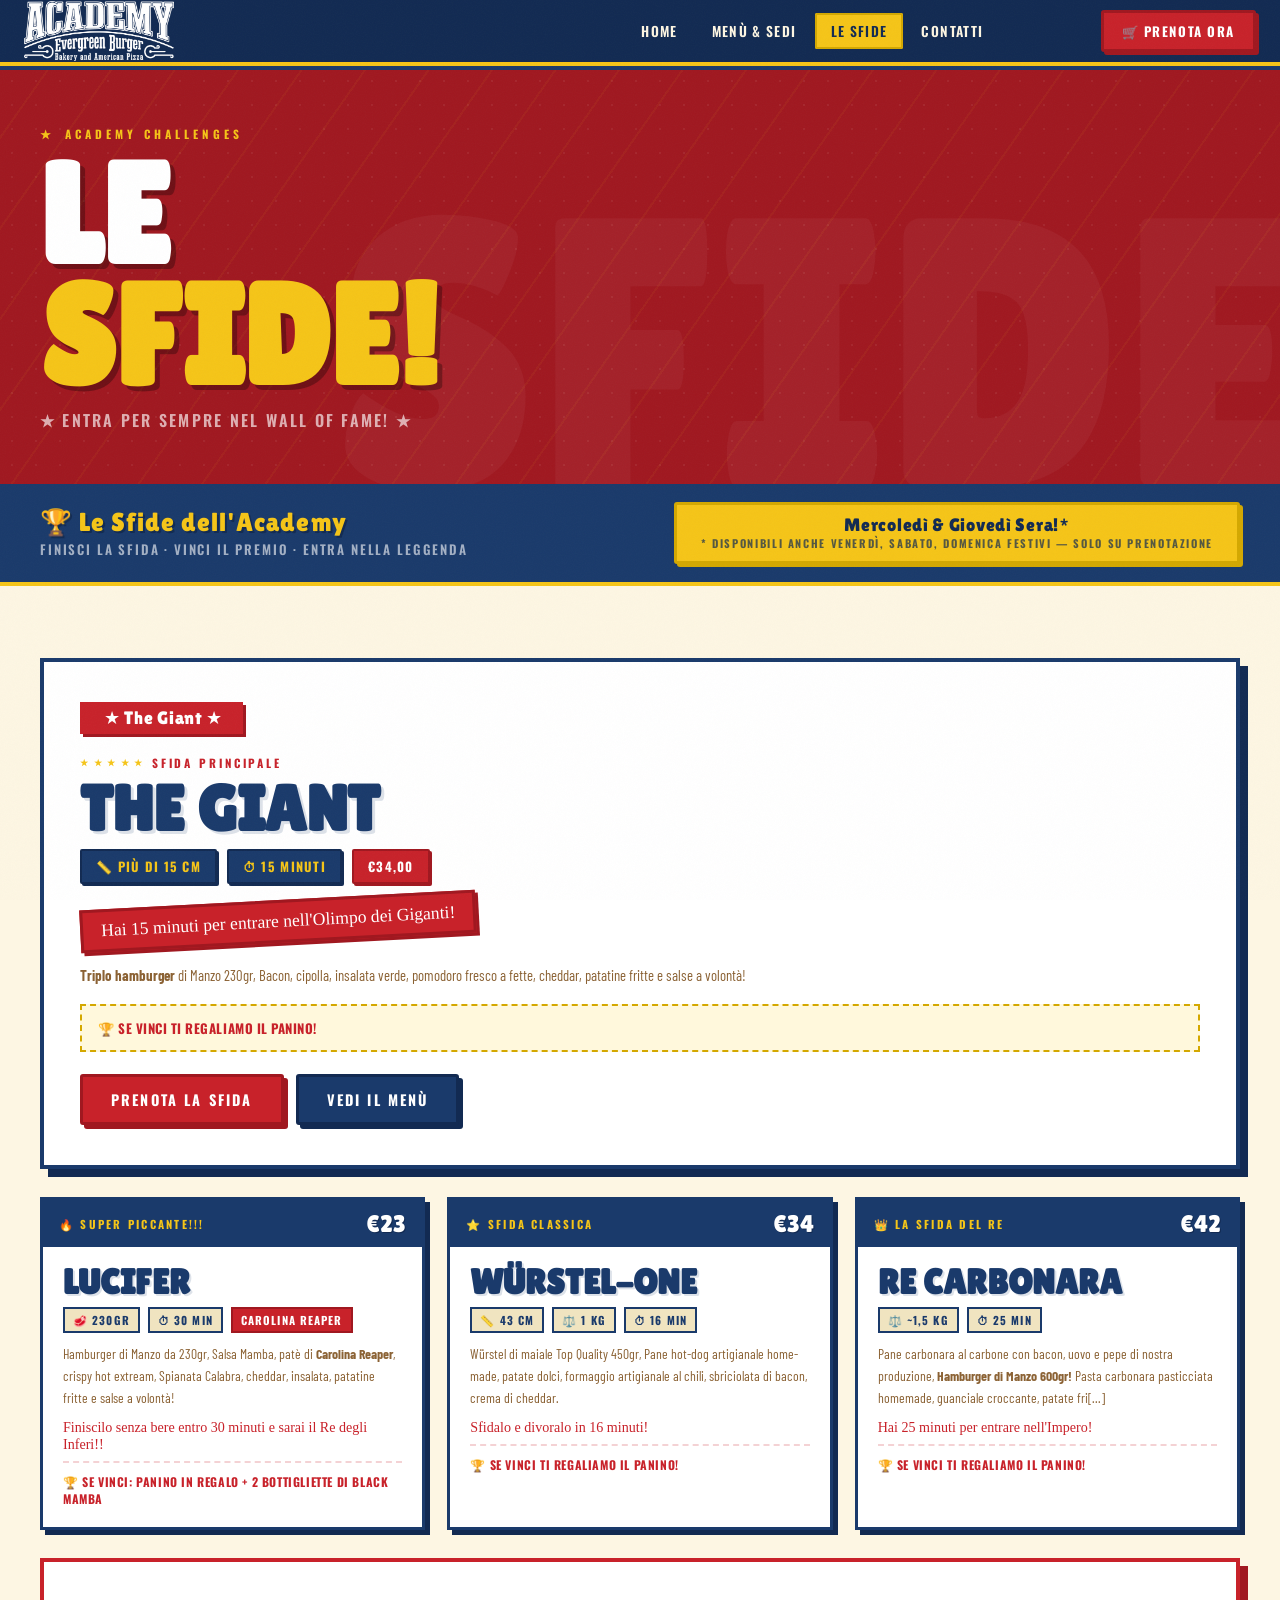
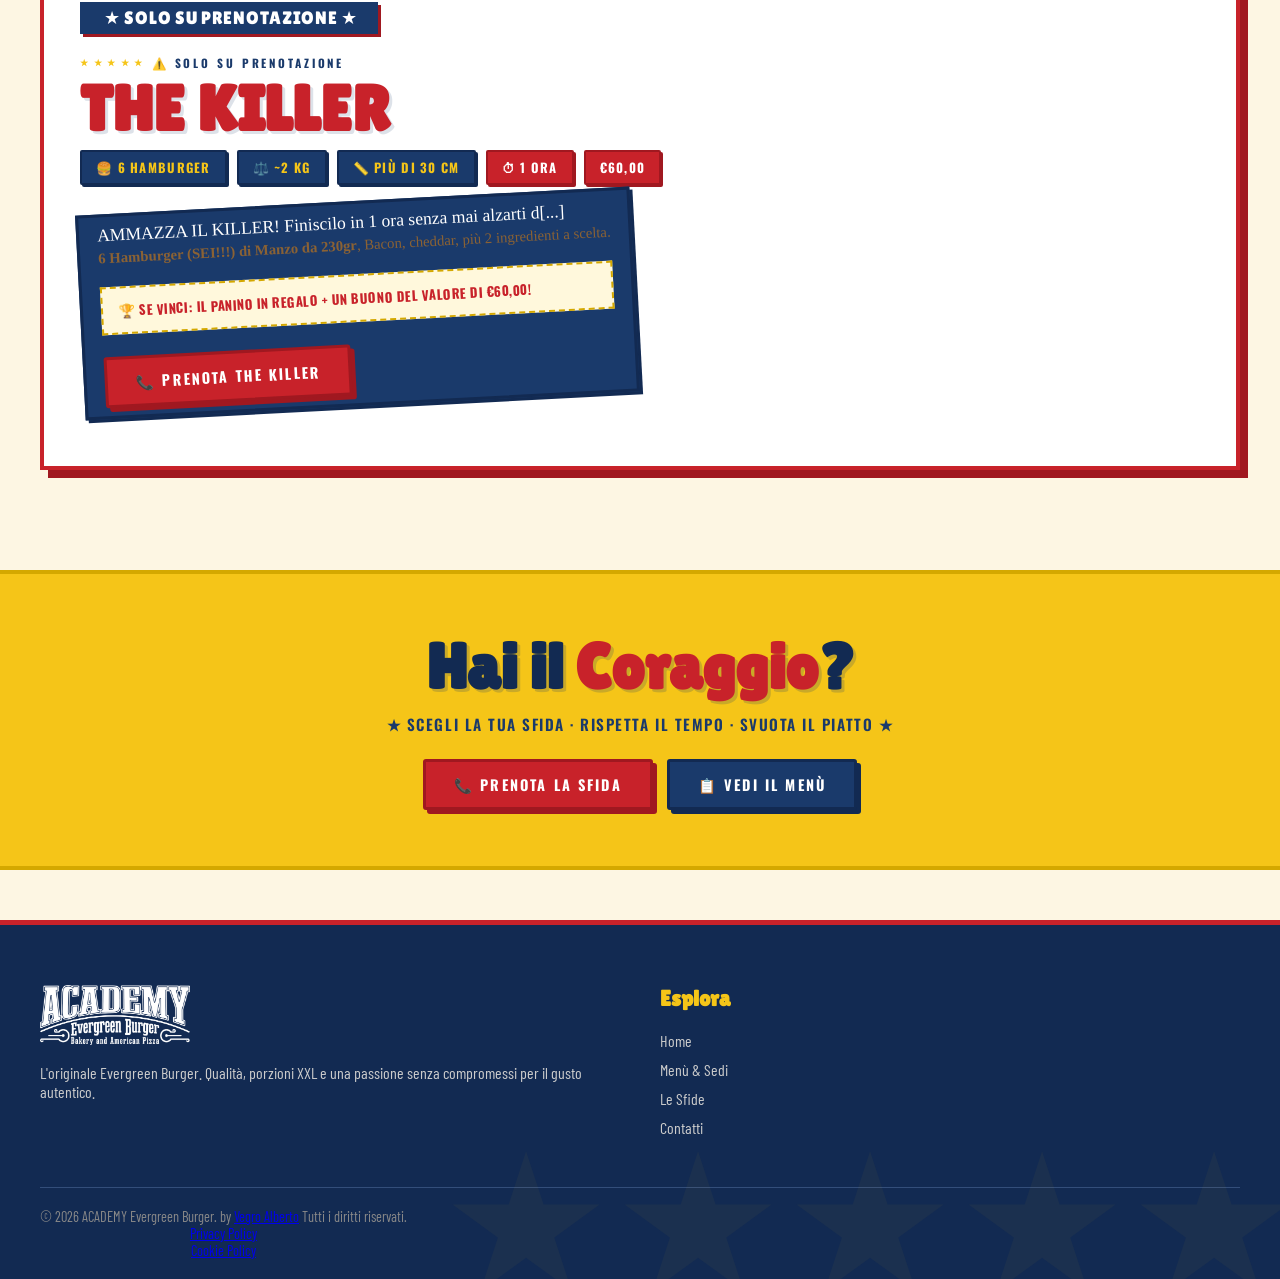
<file: sfide.html>
<!DOCTYPE html>
<html lang="it">
<head>
<meta charset="UTF-8">
<meta name="viewport" content="width=device-width, initial-scale=1.0">
<title>Le Sfide — ACADEMY Evergreen Burger</title>
<link rel="preconnect" href="https://fonts.googleapis.com">
<link rel="preconnect" href="https://fonts.gstatic.com" crossorigin>
<link href="https://fonts.googleapis.com/css2?family=Lilita+One&family=Alfa+Slab+One&family=Oswald:wght@400;500;600;700&family=Permanent+Marker&family=Barlow+Condensed:ital,wght@0,400;0,700;0,900;1[...]" rel="stylesheet">
<link rel="stylesheet" href="style.css">
<style>
/* ============================================================
   SFIDE PAGE
   ============================================================ */
.page-hero {
  min-height: 46vh; display: flex; align-items: flex-end;
  padding: 80px 24px 52px; position: relative; overflow: hidden;
  background: var(--red-dark);
}
.page-hero::before {
  content: '';
  position: absolute; inset: 0;
  background-image: radial-gradient(circle, rgba(255,255,255,0.06) 1px, transparent 1px);
  background-size: 24px 24px; pointer-events: none;
}
.page-hero-stripes {
  position: absolute; inset: 0; pointer-events: none;
  background: repeating-linear-gradient(-55deg, transparent, transparent 50px,
    rgba(245,197,24,0.05) 50px, rgba(245,197,24,0.05) 52px);
}
.hero-bg-num {
  position: absolute; right: -30px; bottom: -60px;
  font-family: var(--font-display); font-size: 24rem;
  color: rgba(255,255,255,0.04); pointer-events: none; line-height: 1;
}
.page-hero-inner { position: relative; z-index: 2; max-width: 1200px; margin: 0 auto; width: 100%; }
.page-hero-label {
  font-family: var(--font-oswald); font-weight: 700; font-size: 0.72rem;
  letter-spacing: 0.35em; text-transform: uppercase; color: var(--yellow);
  display: flex; align-items: center; gap: 10px; margin-bottom: 12px;
}
.page-hero-label::before { content: '★'; }
.page-hero-title {
  font-family: var(--font-display);
  font-size: clamp(3.5rem, 11vw, 10rem);
  line-height: 0.86; text-transform: uppercase; color: var(--white);
  text-shadow: 5px 5px 0 rgba(0,0,0,0.3);
}
.page-hero-title .yellow { color: var(--yellow); }
.page-hero-sub {
  font-family: var(--font-oswald); font-size: 1rem; font-weight: 600;
  color: rgba(255,255,255,0.65); letter-spacing: 0.14em; margin-top: 12px;
  text-transform: uppercase;
}

/* ---- SFIDE INTRO BANNER ---- */
.sfide-banner {
  background: var(--navy); border-bottom: 4px solid var(--yellow);
  padding: 18px 24px;
}
.sfide-banner-inner {
  max-width: 1200px; margin: 0 auto;
  display: flex; align-items: center; justify-content: space-between; gap: 20px; flex-wrap: wrap;
}
.sfide-banner-text {
  font-family: var(--font-display); font-size: 1.6rem;
  color: var(--yellow); letter-spacing: 0.04em;
  text-shadow: 2px 2px 0 var(--navy-dark);
}
.sfide-banner-sub {
  font-family: var(--font-oswald); font-size: 0.82rem; font-weight: 600;
  letter-spacing: 0.14em; text-transform: uppercase; color: rgba(255,255,255,0.6);
  margin-top: 2px;
}
.sfide-banner-when {
  background: var(--yellow); color: var(--navy-dark);
  font-family: var(--font-display); font-size: 1.1rem; letter-spacing: 0.04em;
  padding: 10px 24px; border: 3px solid var(--yellow-dark);
  border-radius: 3px; box-shadow: 3px 3px 0 var(--yellow-dark);
  text-align: center;
}
.sfide-banner-when span {
  display: block; font-family: var(--font-oswald); font-size: 0.68rem;
  font-weight: 700; letter-spacing: 0.15em; text-transform: uppercase;
  color: var(--navy-dark); opacity: 0.7;
}

/* ---- SFIDE MAIN ---- */
#sfide-main { padding: 72px 24px; background: var(--cream); }
.sfide-inner { max-width: 1200px; margin: 0 auto; }

/* Giant featured card */
.sfida-featured {
  border: 4px solid var(--navy); background: var(--white);
  box-shadow: 8px 8px 0 var(--navy-dark); margin-bottom: 28px;
  overflow: hidden;
}
.sfida-label-top {
  position: relative; display: inline-block;
  background: var(--red); color: var(--white);
  font-family: var(--font-display); font-size: 1.1rem; letter-spacing: 0.04em;
  padding: 6px 20px 6px 24px;
  box-shadow: 3px 3px 0 var(--red-dark);
  margin-bottom: 20px;
}
.sfida-body {
  padding: 40px 36px;
}
.sfida-eyebrow {
  font-family: var(--font-oswald); font-weight: 700; font-size: 0.72rem;
  letter-spacing: 0.25em; text-transform: uppercase; color: var(--red);
  display: flex; align-items: center; gap: 8px; margin-bottom: 10px;
}
.sfida-eyebrow::before { content: '★ ★ ★ ★ ★'; color: var(--yellow); font-size: 0.55rem; letter-spacing: 0.2em; }
.sfida-title {
  font-family: var(--font-display);
  font-size: clamp(2.8rem, 5vw, 5rem);
  line-height: 0.88; color: var(--navy);
  text-shadow: 3px 3px 0 rgba(26,58,107,0.15);
  margin-bottom: 12px;
}
.sfida-specs {
  display: flex; gap: 10px; flex-wrap: wrap; margin-bottom: 16px;
}
.sfida-spec {
  background: var(--navy); color: var(--yellow);
  font-family: var(--font-oswald); font-weight: 700; font-size: 0.8rem;
  letter-spacing: 0.1em; text-transform: uppercase;
  padding: 6px 14px; border: 2px solid var(--navy-dark);
  border-radius: 2px; box-shadow: 2px 2px 0 var(--navy-dark);
}
.sfida-spec.red-spec { background: var(--red); color: var(--white); border-color: var(--red-dark); box-shadow: 2px 2px 0 var(--red-dark); }

.sfida-desc {
  font-size: 0.92rem; color: var(--brown-light); font-weight: 400;
  line-height: 1.7; margin-bottom: 16px;
}
.sfida-reward {
  background: var(--yellow-pale); border: 2px dashed var(--yellow-dark);
  padding: 12px 16px; margin-bottom: 22px;
  font-family: var(--font-oswald); font-size: 0.82rem; font-weight: 600;
  color: var(--navy-dark); letter-spacing: 0.04em;
}
.sfida-reward strong { color: var(--red); }

.sfida-time-badge {
  display: inline-block;
  background: var(--red); color: var(--white);
  font-family: var(--font-marker); font-size: 1.1rem;
  padding: 8px 18px; border: 3px solid var(--red-dark);
  transform: rotate(-3deg); margin-bottom: 20px;
  box-shadow: 3px 3px 0 var(--red-dark);
}

/* Grid sfide secondarie */
.sfide-grid { display: grid; grid-template-columns: repeat(3,1fr); gap: 22px; }
.sfida-card {
  background: var(--white); border: 3px solid var(--navy);
  box-shadow: 5px 5px 0 var(--navy-dark); overflow: hidden;
  transition: transform 0.15s, box-shadow 0.15s;
}
.sfida-card:hover { transform: translate(-2px,-2px); box-shadow: 7px 7px 0 var(--navy-dark); }
.sfida-card-header {
  background: var(--navy); padding: 10px 16px;
  display: flex; align-items: center; justify-content: space-between;
}
.sfida-card-tag {
  font-family: var(--font-oswald); font-weight: 700; font-size: 0.7rem;
  letter-spacing: 0.2em; text-transform: uppercase; color: var(--yellow);
}
.sfida-card-price {
  font-family: var(--font-display); font-size: 1.5rem; color: var(--white);
  text-shadow: 1px 1px 0 var(--navy-dark);
}
.sfida-card-body { padding: 20px; }
.sfida-card-title {
  font-family: var(--font-display); font-size: 2.2rem;
  color: var(--navy); line-height: 0.9; margin-bottom: 8px;
  text-shadow: 2px 2px 0 rgba(26,58,107,0.15);
}
.sfida-card-specs {
  display: flex; gap: 8px; flex-wrap: wrap; margin-bottom: 10px;
}
.sfida-card-spec {
  font-family: var(--font-oswald); font-size: 0.7rem; font-weight: 700;
  letter-spacing: 0.1em; text-transform: uppercase;
  color: var(--navy); background: var(--cream-dark);
  border: 2px solid var(--navy); padding: 3px 8px;
}
.sfida-card-spec.hot { background: var(--red); color: var(--white); border-color: var(--red-dark); }
.sfida-card-desc { font-size: 0.86rem; color: var(--brown-light); font-weight: 400; line-height: 1.6; margin-bottom: 10px; }
.sfida-card-reward {
  font-family: var(--font-oswald); font-size: 0.75rem; font-weight: 700;
  color: var(--red); letter-spacing: 0.05em; text-transform: uppercase;
  border-top: 2px dashed rgba(200,34,42,0.2); padding-top: 10px; margin-top: 8px;
}

/* ---- WALL OF FAME ---- */
#wall-of-fame { padding: 72px 24px; background: var(--navy-dark); position: relative; overflow: hidden; }
#wall-of-fame::before {
  content: '★'; position: absolute; left: 50%; top: 50%; transform: translate(-50%,-50%);
  font-size: 40rem; color: rgba(245,197,24,0.03); pointer-events: none; line-height: 1;
}
.wof-title-wrap { text-align: center; margin-bottom: 48px; }
.wof-title {
  font-family: var(--font-display); font-size: clamp(3rem,7vw,6rem);
  color: var(--yellow); text-shadow: 4px 4px 0 var(--navy-dark); letter-spacing: 0.03em;
}
.wof-sub {
  font-family: var(--font-oswald); font-weight: 600; font-size: 0.88rem;
  letter-spacing: 0.2em; text-transform: uppercase; color: rgba(255,255,255,0.45);
  margin-top: 8px;
}
.wof-grid { display: grid; grid-template-columns: repeat(4,1fr); gap: 18px; max-width: 1200px; margin: 0 auto; }
.wof-card {
  background: var(--navy); border: 3px solid rgba(245,197,24,0.25);
  padding: 22px; text-align: center; position: relative;
  box-shadow: 4px 4px 0 var(--navy-dark);
  transition: border-color 0.2s;
}
.wof-card:hover { border-color: var(--yellow); }
.wof-crown { position: absolute; top: -12px; left: 50%; transform: translateX(-50%); font-size: 1.3rem; }
.wof-avatar {
  width: 64px; height: 64px; border-radius: 50%;
  background: var(--navy-light); border: 3px solid rgba(245,197,24,0.3);
  margin: 8px auto 12px; display: flex; align-items: center; justify-content: center; font-size: 1.8rem;
}
.wof-name  { font-family: var(--font-oswald); font-weight: 700; font-size: 0.95rem; letter-spacing: 0.06em; text-transform: uppercase; color: var(--white); margin-bottom: 4px; }
.wof-sfida { font-family: var(--font-oswald); font-size: 0.72rem; font-weight: 600; letter-spacing: 0.1em; text-transform: uppercase; color: var(--yellow); margin-bottom: 4px; }
.wof-date  { font-size: 0.76rem; color: rgba(255,255,255,0.35); }

/* ---- CTA ---- */
.sfide-cta {
  background: var(--yellow); border-top: 4px solid var(--yellow-dark); border-bottom: 4px solid var(--yellow-dark);
  padding: 56px 24px; text-align: center;
}
.sfide-cta h2 { font-family: var(--font-display); font-size: clamp(2.2rem,5vw,4rem); color: var(--navy-dark); text-shadow: 3px 3px 0 rgba(26,58,107,0.2); margin-bottom: 10px; }
.sfide-cta h2 .r { color: var(--red); }
.sfide-cta p   { font-family: var(--font-oswald); font-size: 0.95rem; font-weight: 600; color: var(--navy); letter-spacing: 0.1em; text-transform: uppercase; margin-bottom: 24px; }
.sfide-cta-btns { display: flex; justify-content: center; gap: 14px; flex-wrap: wrap; }

@media(max-width:900px){
  .sfide-grid     { grid-template-columns:1fr 1fr; }
  .wof-grid       { grid-template-columns:1fr 1fr; }
}
@media(max-width:600px){
  .sfide-grid { grid-template-columns:1fr; }
  .wof-grid   { grid-template-columns:1fr 1fr; }
}
</style>
</head>
<body data-page="sfide">
<div id="ticker-anchor"></div>

<div class="page-hero">
  <div class="page-hero-stripes"></div>
  <div class="hero-bg-num">SFIDE</div>
  <div class="page-hero-inner">
    <p class="page-hero-label">Academy Challenges</p>
    <h1 class="page-hero-title">Le<br><span class="yellow">Sfide!</span></h1>
    <p class="page-hero-sub">★ Entra per sempre nel Wall of Fame! ★</p>
  </div>
</div>

<div class="sfide-banner">
  <div class="sfide-banner-inner">
    <div>
      <div class="sfide-banner-text">🏆 Le Sfide dell'Academy</div>
      <div class="sfide-banner-sub">Finisci la sfida · Vinci il premio · Entra nella leggenda</div>
    </div>
    <div class="sfide-banner-when">
      Mercoledì &amp; Giovedì Sera!*
      <span>* Disponibili anche venerdì, sabato, domenica festivi — solo su prenotazione</span>
    </div>
  </div>
</div>

<section id="sfide-main">
  <div class="sfide-inner">

    <div class="sfida-featured reveal">
      <div class="sfida-body">
        <div class="sfida-label-top">★ The Giant ★</div>
        <div class="sfida-eyebrow">Sfida Principale</div>
        <h2 class="sfida-title">THE GIANT</h2>
        <div class="sfida-specs">
          <div class="sfida-spec">📏 Più di 15 cm</div>
          <div class="sfida-spec">⏱ 15 Minuti</div>
          <div class="sfida-spec red-spec">€34,00</div>
        </div>
        <div class="sfida-time-badge">Hai 15 minuti per entrare nell'Olimpo dei Giganti!</div>
        <p class="sfida-desc">
          <strong>Triplo hamburger</strong> di Manzo 230gr, Bacon, cipolla, insalata verde, pomodoro fresco a fette, cheddar, patatine fritte e salse a volontà!
        </p>
        <div class="sfida-reward">
          🏆 <strong>SE VINCI TI REGALIAMO IL PANINO!</strong>
        </div>
        <div style="display:flex;gap:12px;flex-wrap:wrap;">
          <a href="contatti.html" class="btn-red">Prenota la Sfida</a>
          <a href="menu.html" class="btn-navy">Vedi il Menù</a>
        </div>
      </div>
    </div>

    <div class="sfide-grid">

      <div class="sfida-card reveal">
        <div class="sfida-card-header">
          <span class="sfida-card-tag">🔥 Super Piccante!!!</span>
          <span class="sfida-card-price">€23</span>
        </div>
        <div class="sfida-card-body">
          <h3 class="sfida-card-title">LUCIFER</h3>
          <div class="sfida-card-specs">
            <div class="sfida-card-spec">🥩 230gr</div>
            <div class="sfida-card-spec">⏱ 30 min</div>
            <div class="sfida-card-spec hot">Carolina Reaper</div>
          </div>
          <p class="sfida-card-desc">
            Hamburger di Manzo da 230gr, Salsa Mamba, patè di <strong>Carolina Reaper</strong>, crispy hot extream, Spianata Calabra, cheddar, insalata, patatine fritte e salse a volontà!
          </p>
          <p style="font-family:var(--font-marker);font-size:.88rem;color:var(--red);margin-bottom:8px;">Finiscilo senza bere entro 30 minuti e sarai il Re degli Inferi!!</p>
          <div class="sfida-card-reward">🏆 SE VINCI: panino in regalo + 2 bottigliette di Black Mamba</div>
        </div>
      </div>

      <div class="sfida-card reveal">
        <div class="sfida-card-header">
          <span class="sfida-card-tag">⭐ Sfida Classica</span>
          <span class="sfida-card-price">€34</span>
        </div>
        <div class="sfida-card-body">
          <h3 class="sfida-card-title">WÜRSTEL-ONE</h3>
          <div class="sfida-card-specs">
            <div class="sfida-card-spec">📏 43 cm</div>
            <div class="sfida-card-spec">⚖️ 1 kg</div>
            <div class="sfida-card-spec">⏱ 16 min</div>
          </div>
          <p class="sfida-card-desc">
            Würstel di maiale Top Quality 450gr, Pane hot-dog artigianale home-made, patate dolci, formaggio artigianale al chili, sbriciolata di bacon, crema di cheddar.
          </p>
          <p style="font-family:var(--font-marker);font-size:.88rem;color:var(--red);margin-bottom:8px;">Sfidalo e divoralo in 16 minuti!</p>
          <div class="sfida-card-reward">🏆 SE VINCI TI REGALIAMO IL PANINO!</div>
        </div>
      </div>

      <div class="sfida-card reveal">
        <div class="sfida-card-header">
          <span class="sfida-card-tag">👑 La Sfida del Re</span>
          <span class="sfida-card-price">€42</span>
        </div>
        <div class="sfida-card-body">
          <h3 class="sfida-card-title">RE CARBONARA</h3>
          <div class="sfida-card-specs">
            <div class="sfida-card-spec">⚖️ ~1,5 kg</div>
            <div class="sfida-card-spec">⏱ 25 min</div>
          </div>
          <p class="sfida-card-desc">
            Pane carbonara al carbone con bacon, uovo e pepe di nostra produzione, <strong>Hamburger di Manzo 600gr!</strong> Pasta carbonara pasticciata homemade, guanciale croccante, patate fri[...]
          </p>
          <p style="font-family:var(--font-marker);font-size:.88rem;color:var(--red);margin-bottom:8px;">Hai 25 minuti per entrare nell'Impero!</p>
          <div class="sfida-card-reward">🏆 SE VINCI TI REGALIAMO IL PANINO!</div>
        </div>
      </div>

    </div>

    <div class="sfida-featured reveal" style="margin-top:28px; border-color:var(--red); box-shadow:8px 8px 0 var(--red-dark);">
      <div class="sfida-body" style="border-left-color:var(--red);">
        <div class="sfida-label-top" style="background:var(--navy);">★ SOLO SU PRENOTAZIONE ★</div>
        <div class="sfida-eyebrow" style="color:var(--navy);">⚠️ Solo su prenotazione</div>
        <h2 class="sfida-title" style="color:var(--red);">THE KILLER</h2>
        <div class="sfida-specs">
          <div class="sfida-spec">🍔 6 Hamburger</div>
          <div class="sfida-spec">⚖️ ~2 kg</div>
          <div class="sfida-spec">📏 più di 30 cm</div>
          <div class="sfida-spec red-spec">⏱ 1 ora</div>
          <div class="sfida-spec red-spec">€60,00</div>
        </div>
        <div class="sfida-time-badge" style="background:var(--navy);border-color:var(--navy-dark);box-shadow:3px 3px 0 var(--navy-dark);">AMMAZZA IL KILLER! Finiscilo in 1 ora senza mai alzarti d[...]
        <p class="sfida-desc">
          <strong>6 Hamburger (SEI!!!) di Manzo da 230gr</strong>, Bacon, cheddar, più 2 ingredienti a scelta.
        </p>
        <div class="sfida-reward">
          🏆 <strong>SE VINCI: IL PANINO IN REGALO + UN BUONO DEL VALORE DI €60,00!</strong>
        </div>
        <a href="contatti.html" class="btn-red">📞 Prenota The Killer</a>
      </div>
    </div>

  </div>
</section>


<div class="sfide-cta">
  <h2 class="reveal">Hai il <span class="r">Coraggio</span>?</h2>
  <p class="reveal">★ Scegli la tua sfida · Rispetta il tempo · Svuota il piatto ★</p>
  <div class="sfide-cta-btns reveal">
    <a href="contatti.html" class="btn-red">📞 Prenota la Sfida</a>
    <a href="menu.html"     class="btn-navy">📋 Vedi il Menù</a>
  </div>
</div>

<script src="shared-nav.js"></script>
</body>
</html>
</file>
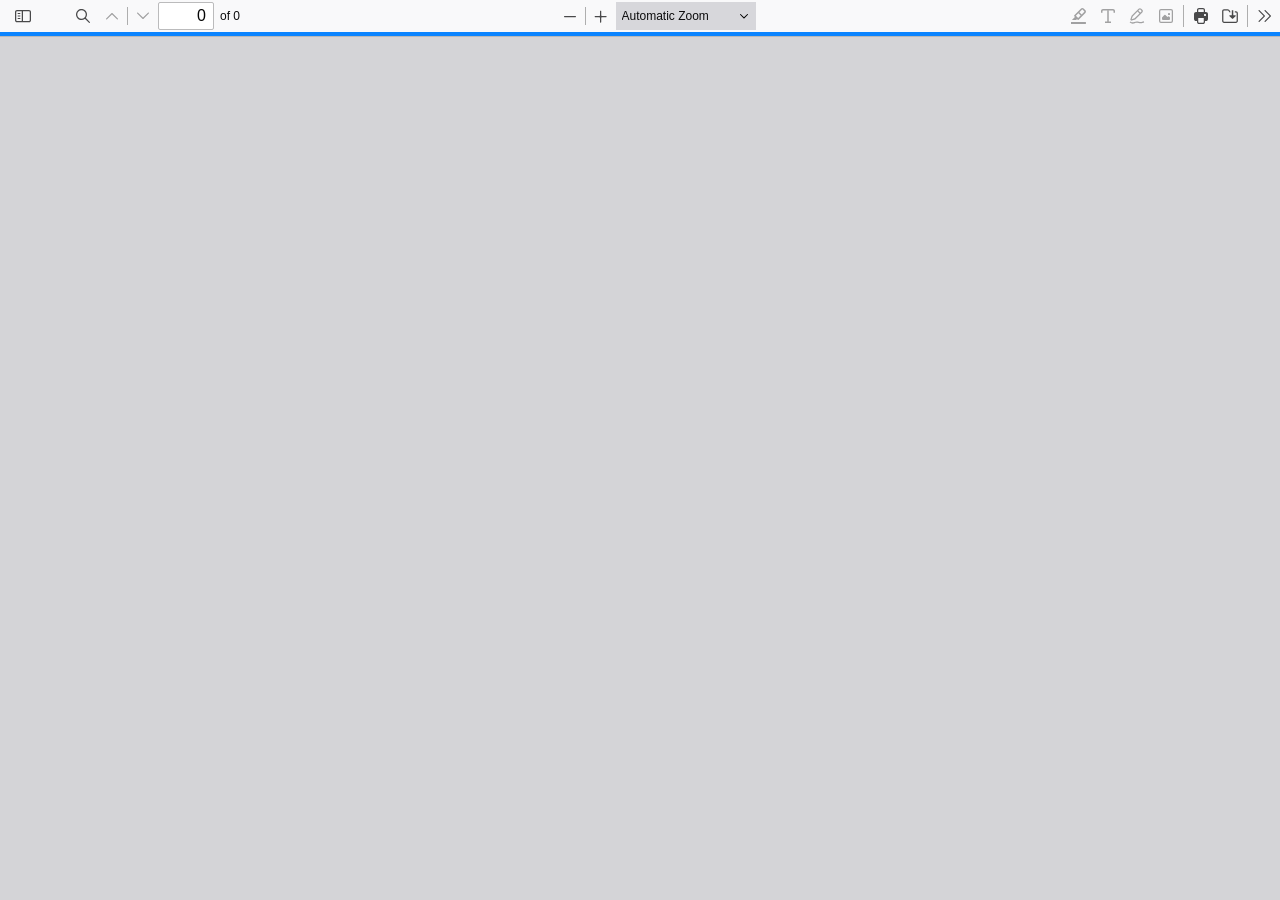
<file: pdfjs-6.2.108-dist/web/viewer.html>
<!doctype html>
<!--
Copyright 2012 Mozilla Foundation

Licensed under the Apache License, Version 2.0 (the "License");
you may not use this file except in compliance with the License.
You may obtain a copy of the License at

    http://www.apache.org/licenses/LICENSE-2.0

Unless required by applicable law or agreed to in writing, software
distributed under the License is distributed on an "AS IS" BASIS,
WITHOUT WARRANTIES OR CONDITIONS OF ANY KIND, either express or implied.
See the License for the specific language governing permissions and
limitations under the License.

Adobe CMap resources are covered by their own copyright but the same license:

    Copyright 1990-2015 Adobe Systems Incorporated.

See https://github.com/adobe-type-tools/cmap-resources
-->
<html dir="ltr" mozdisallowselectionprint>
  <head>
    <meta charset="utf-8" />
    <meta name="viewport" content="width=device-width, initial-scale=1, maximum-scale=1" />
    <meta name="google" content="notranslate" />
    <title>PDF.js viewer</title>

  <meta
      http-equiv="Content-Security-Policy"
      content="default-src 'none'; script-src 'self' 'wasm-unsafe-eval'; worker-src 'self' blob:; style-src 'self'; img-src 'self' blob: data:; media-src blob:; font-src 'self' data:; connect-src * blob: data:; base-uri 'none'; form-action 'none';"
    />

<!-- This snippet is used in production (included from viewer.html) -->
<link rel="resource" type="application/l10n" href="locale/locale.json" />
<script src="../build/pdf.mjs" type="module"></script>

    <link rel="stylesheet" href="viewer.css" />

  <script src="viewer.mjs" type="module"></script>
  </head>

  <body tabindex="0">
    <div id="outerContainer">
      <span id="viewer-alert" class="visuallyHidden" role="alert"></span>

      <div id="mainContainer">
        <div class="toolbar">
          <div id="toolbarContainer">
            <div id="toolbarViewer" class="toolbarHorizontalGroup">
              <div id="toolbarViewerLeft" class="toolbarHorizontalGroup">
                <button
                  id="viewsManagerToggleButton"
                  class="toolbarButton"
                  type="button"
                  tabindex="0"
                  data-l10n-id="pdfjs-toggle-views-manager-button1"
                  aria-expanded="false"
                  aria-haspopup="true"
                  aria-controls="viewsManager"
                >
                  <span data-l10n-id="pdfjs-toggle-views-manager-button1-label"></span>
                </button>
                <div
                  id="viewsManager"
                  class="menuContainer sidebar"
                  hidden="true"
                  role="dialog"
                  aria-describedby="viewsManagerHeaderLabel"
                  data-l10n-id="pdfjs-views-manager-sidebar"
                >
                  <div id="viewsManagerHeader">
                    <div id="viewsManagerTitle">
                      <div id="viewsManagerSelector">
                        <button
                          class="toolbarButton viewsManagerButton hasPopupMenu"
                          type="button"
                          id="viewsManagerSelectorButton"
                          tabindex="0"
                          data-l10n-id="pdfjs-views-manager-view-selector-button"
                          aria-expanded="false"
                          aria-haspopup="listbox"
                          aria-controls="viewsManagerSelectorOptions"
                        >
                          <span data-l10n-id="pdfjs-views-manager-view-selector-button-label"></span>
                        </button>
                        <menu id="viewsManagerSelectorOptions" role="listbox" class="popupMenu withMark">
                          <button id="thumbnailsViewMenu" role="option" type="button" tabindex="-1">
                            <span data-l10n-id="pdfjs-views-manager-pages-option-label"></span>
                          </button>
                          <button id="outlinesViewMenu" role="option" type="button" tabindex="-1">
                            <span data-l10n-id="pdfjs-views-manager-outlines-option-label"></span>
                          </button>
                          <button id="attachmentsViewMenu" role="option" type="button" tabindex="-1">
                            <span data-l10n-id="pdfjs-views-manager-attachments-option-label"></span>
                          </button>
                          <button id="layersViewMenu" role="option" type="button" tabindex="-1">
                            <span data-l10n-id="pdfjs-views-manager-layers-option-label"></span>
                          </button>
                        </menu>
                      </div>
                      <span id="viewsManagerHeaderLabel" class="viewsManagerLabel" role="heading" aria-level="2"></span>
                      <button
                        id="viewsManagerAddFileButton"
                        class="toolbarButton viewsManagerButton"
                        type="button"
                        tabindex="0"
                        data-l10n-id="pdfjs-views-manager-add-file-button"
                        hidden="true"
                      >
                        <span data-l10n-id="pdfjs-views-manager-add-file-button-label"></span>
                        <input id="viewsManagerAddFilePicker" type="file" accept="application/pdf,image/*" multiple />
                      </button>
                      <button
                        id="viewsManagerCurrentOutlineButton"
                        class="toolbarButton viewsManagerButton"
                        type="button"
                        tabindex="0"
                        data-l10n-id="pdfjs-current-outline-item-button"
                        hidden="true"
                      >
                        <span data-l10n-id="pdfjs-current-outline-item-button-label"></span>
                      </button>
                    </div>
                    <div id="viewsManagerStatus">
                      <div id="viewsManagerStatusAction">
                        <span id="viewsManagerStatusActionLabelContainer" class="viewsManagerStatusLabel">
                          <button
                            id="viewsManagerStatusActionDeselectButton"
                            class="hidden"
                            type="button"
                            tabindex="0"
                            role="checkbox"
                            aria-checked="true"
                            aria-labelledby="viewsManagerStatusActionLabel"
                          ></button>
                          <span
                            id="viewsManagerStatusActionLabel"
                            class="viewsManagerStatusLabel"
                            data-l10n-id="pdfjs-views-manager-pages-status-none-action-label"
                          ></span>
                        </span>
                        <div id="actionSelector">
                          <button
                            id="viewsManagerStatusActionButton"
                            class="viewsManagerButton hasPopupMenu"
                            type="button"
                            tabindex="0"
                            aria-haspopup="menu"
                            aria-controls="viewsManagerStatusActionOptions"
                            aria-expanded="false"
                          >
                            <span data-l10n-id="pdfjs-views-manager-pages-status-action-button-label"></span>
                          </button>
                          <menu id="viewsManagerStatusActionOptions" class="popupMenu">
                            <button id="viewsManagerStatusActionCopy" class="noIcon" role="menuitem" type="button" tabindex="-1" disabled>
                              <span data-l10n-id="pdfjs-views-manager-pages-status-copy-button-label"></span>
                            </button>
                            <button id="viewsManagerStatusActionCut" class="noIcon" role="menuitem" type="button" tabindex="-1" disabled>
                              <span data-l10n-id="pdfjs-views-manager-pages-status-cut-button-label"></span>
                            </button>
                            <button id="viewsManagerStatusActionDelete" class="noIcon" role="menuitem" type="button" tabindex="-1" disabled>
                              <span data-l10n-id="pdfjs-views-manager-pages-status-delete-button-label"></span>
                            </button>
                            <button id="viewsManagerStatusActionExport" class="noIcon" role="menuitem" type="button" tabindex="-1" disabled>
                              <span data-l10n-id="pdfjs-views-manager-pages-status-export-selected-button-label"></span>
                            </button>
                          </menu>
                        </div>
                      </div>
                      <div id="viewsManagerStatusUndo" class="hidden">
                        <span id="viewsManagerStatusUndoLabel" class="viewsManagerStatusLabel"></span>
                        <div>
                          <button id="viewsManagerStatusUndoButton" class="viewsManagerButton" type="button" tabindex="0">
                            <span data-l10n-id="pdfjs-views-manager-status-undo-button-label"></span>
                          </button>
                          <button
                            id="viewsManagerStatusUndoCloseButton"
                            class="toolbarButton viewsManagerButton viewsCloseButton"
                            type="button"
                            tabindex="0"
                            data-l10n-id="pdfjs-views-manager-status-close-button"
                          >
                            <span data-l10n-id="pdfjs-views-manager-status-close-button-label"></span>
                          </button>
                        </div>
                      </div>
                      <div id="viewsManagerStatusWarning" class="hidden">
                        <span id="viewsManagerStatusWarningLabel" class="viewsManagerStatusLabel"></span>
                        <button
                          id="viewsManagerStatusWarningCloseButton"
                          class="toolbarButton viewsManagerButton viewsCloseButton"
                          type="button"
                          tabindex="0"
                          data-l10n-id="pdfjs-views-manager-status-close-button"
                        >
                          <span data-l10n-id="pdfjs-views-manager-status-close-button-label"></span>
                        </button>
                      </div>
                      <div id="viewsManagerStatusWaiting" class="hidden">
                        <span id="viewsManagerStatusWaitingLabel" class="viewsManagerStatusLabel"></span>
                        <button
                          id="viewsManagerStatusWaitingCloseButton"
                          class="toolbarButton viewsManagerButton viewsCloseButton"
                          type="button"
                          tabindex="0"
                          data-l10n-id="pdfjs-views-manager-status-close-button"
                        >
                          <span data-l10n-id="pdfjs-views-manager-status-close-button-label"></span>
                        </button>
                      </div>
                    </div>
                  </div>
                  <div id="viewsManagerContent" tabindex="-1">
                    <div id="thumbnailsView" class="thumbnailsView hidden" tabindex="-1"></div>
                    <div id="outlinesView" class="treeView hidden"></div>
                    <div id="attachmentsView" class="hidden"></div>
                    <div id="layersView" class="treeView hidden"></div>
                  </div>
                  <div
                    id="viewsManagerResizer"
                    class="sidebarResizer"
                    role="separator"
                    aria-controls="viewsManager"
                    tabindex="0"
                    data-l10n-id="pdfjs-views-manager-sidebar-resizer"
                  ></div>
                </div>
                <!-- sidebarContainer -->

                <div class="toolbarButtonSpacer"></div>
                <div class="toolbarButtonWithContainer">
                  <button
                    id="viewFindButton"
                    class="toolbarButton"
                    type="button"
                    tabindex="0"
                    data-l10n-id="pdfjs-findbar-button"
                    aria-expanded="false"
                    aria-controls="findbar"
                  >
                    <span data-l10n-id="pdfjs-findbar-button-label"></span>
                  </button>
                  <div class="hidden doorHanger toolbarHorizontalGroup" id="findbar">
                    <div id="findInputContainer" class="toolbarHorizontalGroup">
                      <span class="loadingInput end toolbarHorizontalGroup">
                        <input id="findInput" class="toolbarField" tabindex="0" data-l10n-id="pdfjs-find-input" aria-invalid="false" />
                      </span>
                      <div class="toolbarHorizontalGroup">
                        <button id="findPreviousButton" class="toolbarButton" type="button" tabindex="0" data-l10n-id="pdfjs-find-previous-button">
                          <span data-l10n-id="pdfjs-find-previous-button-label"></span>
                        </button>
                        <div class="splitToolbarButtonSeparator"></div>
                        <button id="findNextButton" class="toolbarButton" type="button" tabindex="0" data-l10n-id="pdfjs-find-next-button">
                          <span data-l10n-id="pdfjs-find-next-button-label"></span>
                        </button>
                      </div>
                    </div>

                    <div id="findbarOptionsOneContainer" class="toolbarHorizontalGroup">
                      <div class="toggleButton toolbarLabel">
                        <input type="checkbox" id="findHighlightAll" tabindex="0" />
                        <label for="findHighlightAll" data-l10n-id="pdfjs-find-highlight-checkbox"></label>
                      </div>
                      <div class="toggleButton toolbarLabel">
                        <input type="checkbox" id="findMatchCase" tabindex="0" />
                        <label for="findMatchCase" data-l10n-id="pdfjs-find-match-case-checkbox-label"></label>
                      </div>
                    </div>
                    <div id="findbarOptionsTwoContainer" class="toolbarHorizontalGroup">
                      <div class="toggleButton toolbarLabel">
                        <input type="checkbox" id="findMatchDiacritics" tabindex="0" />
                        <label for="findMatchDiacritics" data-l10n-id="pdfjs-find-match-diacritics-checkbox-label"></label>
                      </div>
                      <div class="toggleButton toolbarLabel">
                        <input type="checkbox" id="findEntireWord" tabindex="0" />
                        <label for="findEntireWord" data-l10n-id="pdfjs-find-entire-word-checkbox-label"></label>
                      </div>
                    </div>

                    <div id="findbarMessageContainer" class="toolbarHorizontalGroup" aria-live="polite">
                      <span id="findResultsCount" class="toolbarLabel"></span>
                      <span id="findMsg" class="toolbarLabel"></span>
                    </div>
                  </div>
                  <!-- findbar -->
                </div>
                <div class="toolbarHorizontalGroup hiddenSmallView">
                  <button class="toolbarButton" type="button" id="previous" tabindex="0" data-l10n-id="pdfjs-previous-button">
                    <span data-l10n-id="pdfjs-previous-button-label"></span>
                  </button>
                  <div class="splitToolbarButtonSeparator"></div>
                  <button class="toolbarButton" type="button" id="next" tabindex="0" data-l10n-id="pdfjs-next-button">
                    <span data-l10n-id="pdfjs-next-button-label"></span>
                  </button>
                </div>
                <div class="toolbarHorizontalGroup">
                  <span class="loadingInput start toolbarHorizontalGroup">
                    <input
                      type="number"
                      id="pageNumber"
                      class="toolbarField"
                      value="1"
                      min="1"
                      tabindex="0"
                      data-l10n-id="pdfjs-page-input"
                      autocomplete="off"
                    />
                  </span>
                  <span id="numPages" class="toolbarLabel"></span>
                </div>
              </div>
              <div id="toolbarViewerMiddle" class="toolbarHorizontalGroup">
                <div class="toolbarHorizontalGroup">
                  <button id="zoomOutButton" class="toolbarButton" type="button" tabindex="0" data-l10n-id="pdfjs-zoom-out-button">
                    <span data-l10n-id="pdfjs-zoom-out-button-label"></span>
                  </button>
                  <div class="splitToolbarButtonSeparator"></div>
                  <button id="zoomInButton" class="toolbarButton" type="button" tabindex="0" data-l10n-id="pdfjs-zoom-in-button">
                    <span data-l10n-id="pdfjs-zoom-in-button-label"></span>
                  </button>
                </div>
                <span id="scaleSelectContainer" class="dropdownToolbarButton">
                  <select id="scaleSelect" tabindex="0" data-l10n-id="pdfjs-zoom-select">
                    <option id="pageAutoOption" value="auto" selected="selected" data-l10n-id="pdfjs-page-scale-auto"></option>
                    <option id="pageActualOption" value="page-actual" data-l10n-id="pdfjs-page-scale-actual"></option>
                    <option id="pageFitOption" value="page-fit" data-l10n-id="pdfjs-page-scale-fit"></option>
                    <option id="pageWidthOption" value="page-width" data-l10n-id="pdfjs-page-scale-width"></option>
                    <option
                      id="customScaleOption"
                      value="custom"
                      disabled="disabled"
                      hidden="true"
                      data-l10n-id="pdfjs-page-scale-percent"
                      data-l10n-args='{ "scale": 0 }'
                    ></option>
                    <option value="0.5" data-l10n-id="pdfjs-page-scale-percent" data-l10n-args='{ "scale": 50 }'></option>
                    <option value="0.75" data-l10n-id="pdfjs-page-scale-percent" data-l10n-args='{ "scale": 75 }'></option>
                    <option value="1" data-l10n-id="pdfjs-page-scale-percent" data-l10n-args='{ "scale": 100 }'></option>
                    <option value="1.25" data-l10n-id="pdfjs-page-scale-percent" data-l10n-args='{ "scale": 125 }'></option>
                    <option value="1.5" data-l10n-id="pdfjs-page-scale-percent" data-l10n-args='{ "scale": 150 }'></option>
                    <option value="2" data-l10n-id="pdfjs-page-scale-percent" data-l10n-args='{ "scale": 200 }'></option>
                    <option value="3" data-l10n-id="pdfjs-page-scale-percent" data-l10n-args='{ "scale": 300 }'></option>
                    <option value="4" data-l10n-id="pdfjs-page-scale-percent" data-l10n-args='{ "scale": 400 }'></option>
                  </select>
                </span>
              </div>
              <div id="toolbarViewerRight" class="toolbarHorizontalGroup">
                <div id="editorModeButtons" class="toolbarHorizontalGroup">
                  <div id="signatureProperties" class="toolbarButtonWithContainer" hidden="true">
                    <button
                      id="signaturePropertiesButton"
                      class="toolbarButton"
                      type="button"
                      tabindex="0"
                      aria-expanded="false"
                      aria-haspopup="true"
                      aria-controls="signaturePropertiesPanel"
                      data-l10n-id="pdfjs-digital-signature-properties-button"
                    >
                      <span data-l10n-id="pdfjs-digital-signature-properties-button-label"></span>
                    </button>
                    <div class="editorParamsToolbar hidden doorHangerRight" id="signaturePropertiesPanel" role="region">
                      <div id="signaturePropertiesContainer" class="signaturePropertiesContainer">
                        <div id="signaturePropertiesBanner" class="sigBanner" hidden="true" role="status"></div>
                        <ul id="signaturePropertiesList" class="signaturePropertiesList" tabindex="-1"></ul>
                      </div>
                    </div>
                  </div>
                  <div id="signaturePropertiesSeparator" class="verticalToolbarSeparator" hidden="true"></div>
                  <div id="editorComment" class="toolbarButtonWithContainer" hidden="true">
                    <button
                      id="editorCommentButton"
                      class="toolbarButton"
                      type="button"
                      tabindex="0"
                      disabled="disabled"
                      aria-expanded="false"
                      aria-haspopup="true"
                      aria-controls="editorCommentParamsToolbar"
                      data-l10n-id="pdfjs-editor-comment-button"
                    >
                      <span data-l10n-id="pdfjs-editor-comment-button-label"></span>
                    </button>
                    <div class="editorParamsToolbar hidden menu" id="editorCommentParamsToolbar">
                      <div id="editorCommentsSidebar" class="menuContainer comment sidebar" role="landmark" aria-labelledby="editorCommentsSidebarHeader">
                        <div id="editorCommentsSidebarResizer" class="sidebarResizer" role="separator" aria-controls="editorCommentsSidebar" tabindex="0"></div>
                        <div id="editorCommentsSidebarHeader" role="heading" aria-level="2">
                          <span class="commentCount">
                            <span id="editorCommentsSidebarTitle" data-l10n-id="pdfjs-editor-comments-sidebar-title" data-l10n-args='{ "count": 0 }'></span>
                            <span id="editorCommentsSidebarCount"></span>
                          </span>
                          <button id="editorCommentsSidebarCloseButton" type="button" tabindex="0" data-l10n-id="pdfjs-editor-comments-sidebar-close-button">
                            <span data-l10n-id="pdfjs-editor-comments-sidebar-close-button-label"></span>
                          </button>
                        </div>
                        <div id="editorCommentsSidebarListContainer" tabindex="-1">
                          <ul id="editorCommentsSidebarList"></ul>
                        </div>
                      </div>
                    </div>
                  </div>
                  <div id="editorSignature" class="toolbarButtonWithContainer" hidden="true">
                    <button
                      id="editorSignatureButton"
                      class="toolbarButton"
                      type="button"
                      tabindex="0"
                      disabled="disabled"
                      aria-expanded="false"
                      aria-haspopup="true"
                      aria-controls="editorSignatureParamsToolbar"
                      data-l10n-id="pdfjs-editor-signature-button"
                    >
                      <span data-l10n-id="pdfjs-editor-signature-button-label"></span>
                    </button>
                    <div class="editorParamsToolbar hidden doorHangerRight menu" id="editorSignatureParamsToolbar">
                      <div id="addSignatureDoorHanger" class="menuContainer" role="region" data-l10n-id="pdfjs-editor-add-signature-container">
                        <button
                          id="editorSignatureAddSignature"
                          class="toolbarButton labeled"
                          type="button"
                          tabindex="0"
                          data-l10n-id="pdfjs-editor-signature-add-signature-button"
                        >
                          <span data-l10n-id="pdfjs-editor-signature-add-signature-button-label" class="editorParamsLabel"></span>
                        </button>
                      </div>
                    </div>
                  </div>
                  <div id="editorHighlight" class="toolbarButtonWithContainer">
                    <button
                      id="editorHighlightButton"
                      class="toolbarButton"
                      type="button"
                      disabled="disabled"
                      aria-expanded="false"
                      aria-haspopup="true"
                      aria-controls="editorHighlightParamsToolbar"
                      tabindex="0"
                      data-l10n-id="pdfjs-editor-highlight-button"
                    >
                      <span data-l10n-id="pdfjs-editor-highlight-button-label"></span>
                    </button>
                    <div class="editorParamsToolbar hidden doorHangerRight" id="editorHighlightParamsToolbar">
                      <div id="highlightParamsToolbarContainer" class="editorParamsToolbarContainer">
                        <div id="editorHighlightColorPicker" class="colorPicker">
                          <span id="highlightColorPickerLabel" class="editorParamsLabel" data-l10n-id="pdfjs-editor-highlight-colorpicker-label"></span>
                        </div>
                        <div id="editorHighlightThickness">
                          <label
                            for="editorFreeHighlightThickness"
                            class="editorParamsLabel"
                            data-l10n-id="pdfjs-editor-free-highlight-thickness-input"
                          ></label>
                          <div class="thicknessPicker">
                            <input
                              type="range"
                              id="editorFreeHighlightThickness"
                              class="editorParamsSlider"
                              data-l10n-id="pdfjs-editor-free-highlight-thickness-title"
                              value="12"
                              min="8"
                              max="24"
                              step="1"
                              tabindex="0"
                            />
                          </div>
                        </div>
                        <div id="editorHighlightVisibility">
                          <div class="divider"></div>
                          <div class="toggler">
                            <label for="editorHighlightShowAll" class="editorParamsLabel" data-l10n-id="pdfjs-editor-highlight-show-all-button-label"></label>
                            <button
                              id="editorHighlightShowAll"
                              class="toggle-button"
                              type="button"
                              data-l10n-id="pdfjs-editor-highlight-show-all-button"
                              aria-pressed="true"
                              tabindex="0"
                            ></button>
                          </div>
                        </div>
                      </div>
                    </div>
                  </div>
                  <div id="editorFreeText" class="toolbarButtonWithContainer">
                    <button
                      id="editorFreeTextButton"
                      class="toolbarButton"
                      type="button"
                      disabled="disabled"
                      aria-expanded="false"
                      aria-haspopup="true"
                      aria-controls="editorFreeTextParamsToolbar"
                      tabindex="0"
                      data-l10n-id="pdfjs-editor-free-text-button"
                    >
                      <span data-l10n-id="pdfjs-editor-free-text-button-label"></span>
                    </button>
                    <div class="editorParamsToolbar hidden doorHangerRight" id="editorFreeTextParamsToolbar">
                      <div class="editorParamsToolbarContainer">
                        <div class="editorParamsSetter">
                          <label for="editorFreeTextColor" class="editorParamsLabel" data-l10n-id="pdfjs-editor-free-text-color-input"></label>
                          <input type="color" id="editorFreeTextColor" class="editorParamsColor" tabindex="0" />
                        </div>
                        <div class="editorParamsSetter">
                          <label for="editorFreeTextFontSize" class="editorParamsLabel" data-l10n-id="pdfjs-editor-free-text-size-input"></label>
                          <input type="range" id="editorFreeTextFontSize" class="editorParamsSlider" value="10" min="5" max="100" step="1" tabindex="0" />
                        </div>
                      </div>
                    </div>
                  </div>
                  <div id="editorInk" class="toolbarButtonWithContainer">
                    <button
                      id="editorInkButton"
                      class="toolbarButton"
                      type="button"
                      disabled="disabled"
                      aria-expanded="false"
                      aria-haspopup="true"
                      aria-controls="editorInkParamsToolbar"
                      tabindex="0"
                      data-l10n-id="pdfjs-editor-ink-button"
                    >
                      <span data-l10n-id="pdfjs-editor-ink-button-label"></span>
                    </button>
                    <div class="editorParamsToolbar hidden doorHangerRight" id="editorInkParamsToolbar">
                      <div class="editorParamsToolbarContainer">
                        <div class="editorParamsSetter">
                          <label for="editorInkColor" class="editorParamsLabel" data-l10n-id="pdfjs-editor-ink-color-input"></label>
                          <input type="color" id="editorInkColor" class="editorParamsColor" tabindex="0" />
                        </div>
                        <div class="editorParamsSetter">
                          <label for="editorInkThickness" class="editorParamsLabel" data-l10n-id="pdfjs-editor-ink-thickness-input"></label>
                          <input type="range" id="editorInkThickness" class="editorParamsSlider" value="1" min="1" max="20" step="1" tabindex="0" />
                        </div>
                        <div class="editorParamsSetter">
                          <label for="editorInkOpacity" class="editorParamsLabel" data-l10n-id="pdfjs-editor-ink-opacity-input"></label>
                          <input type="range" id="editorInkOpacity" class="editorParamsSlider" value="1" min="0.05" max="1" step="0.05" tabindex="0" />
                        </div>
                      </div>
                    </div>
                  </div>
                  <div id="editorStamp" class="toolbarButtonWithContainer">
                    <button
                      id="editorStampButton"
                      class="toolbarButton"
                      type="button"
                      disabled="disabled"
                      aria-expanded="false"
                      aria-haspopup="true"
                      aria-controls="editorStampParamsToolbar"
                      tabindex="0"
                      data-l10n-id="pdfjs-editor-stamp-button"
                    >
                      <span data-l10n-id="pdfjs-editor-stamp-button-label"></span>
                    </button>
                    <div class="editorParamsToolbar hidden doorHangerRight menu" id="editorStampParamsToolbar">
                      <div class="menuContainer">
                        <button
                          id="editorStampAddImage"
                          class="toolbarButton labeled"
                          type="button"
                          tabindex="0"
                          data-l10n-id="pdfjs-editor-stamp-add-image-button"
                        >
                          <span class="editorParamsLabel" data-l10n-id="pdfjs-editor-stamp-add-image-button-label"></span>
                        </button>
                      </div>
                    </div>
                  </div>
                </div>

                <div id="editorModeSeparator" class="verticalToolbarSeparator"></div>

                <div class="toolbarHorizontalGroup hiddenMediumView">
                  <button id="printButton" class="toolbarButton" type="button" tabindex="0" data-l10n-id="pdfjs-print-button">
                    <span data-l10n-id="pdfjs-print-button-label"></span>
                  </button>

                  <button id="downloadButton" class="toolbarButton" type="button" tabindex="0" data-l10n-id="pdfjs-save-button">
                    <span data-l10n-id="pdfjs-save-button-label"></span>
                  </button>
                </div>

                <div class="verticalToolbarSeparator hiddenMediumView"></div>

                <div id="secondaryToolbarToggle" class="toolbarButtonWithContainer">
                  <button
                    id="secondaryToolbarToggleButton"
                    class="toolbarButton"
                    type="button"
                    tabindex="0"
                    data-l10n-id="pdfjs-tools-button"
                    aria-expanded="false"
                    aria-haspopup="true"
                    aria-controls="secondaryToolbar"
                  >
                    <span data-l10n-id="pdfjs-tools-button-label"></span>
                  </button>
                  <div id="secondaryToolbar" class="hidden doorHangerRight menu">
                    <div id="secondaryToolbarButtonContainer" class="menuContainer">
                      <button id="secondaryOpenFile" class="toolbarButton labeled" type="button" tabindex="0" data-l10n-id="pdfjs-open-file-button">
                        <span data-l10n-id="pdfjs-open-file-button-label"></span>
                      </button>

                      <div class="visibleMediumView">
                        <button id="secondaryPrint" class="toolbarButton labeled" type="button" tabindex="0" data-l10n-id="pdfjs-print-button">
                          <span data-l10n-id="pdfjs-print-button-label"></span>
                        </button>

                        <button id="secondaryDownload" class="toolbarButton labeled" type="button" tabindex="0" data-l10n-id="pdfjs-save-button">
                          <span data-l10n-id="pdfjs-save-button-label"></span>
                        </button>

                      </div>

                      <div class="horizontalToolbarSeparator"></div>

                      <button id="presentationMode" class="toolbarButton labeled" type="button" tabindex="0" data-l10n-id="pdfjs-presentation-mode-button">
                        <span data-l10n-id="pdfjs-presentation-mode-button-label"></span>
                      </button>

                      <a href="#" id="viewBookmark" class="toolbarButton labeled" tabindex="0" data-l10n-id="pdfjs-bookmark-button">
                        <span data-l10n-id="pdfjs-bookmark-button-label"></span>
                      </a>

                      <div id="viewBookmarkSeparator" class="horizontalToolbarSeparator"></div>

                      <button id="firstPage" class="toolbarButton labeled" type="button" tabindex="0" data-l10n-id="pdfjs-first-page-button">
                        <span data-l10n-id="pdfjs-first-page-button-label"></span>
                      </button>
                      <button id="lastPage" class="toolbarButton labeled" type="button" tabindex="0" data-l10n-id="pdfjs-last-page-button">
                        <span data-l10n-id="pdfjs-last-page-button-label"></span>
                      </button>

                      <div class="horizontalToolbarSeparator"></div>

                      <button id="pageRotateCw" class="toolbarButton labeled" type="button" tabindex="0" data-l10n-id="pdfjs-page-rotate-cw-button">
                        <span data-l10n-id="pdfjs-page-rotate-cw-button-label"></span>
                      </button>
                      <button id="pageRotateCcw" class="toolbarButton labeled" type="button" tabindex="0" data-l10n-id="pdfjs-page-rotate-ccw-button">
                        <span data-l10n-id="pdfjs-page-rotate-ccw-button-label"></span>
                      </button>

                      <div class="horizontalToolbarSeparator"></div>

                      <div id="cursorToolButtons" role="radiogroup">
                        <button
                          id="cursorSelectTool"
                          class="toolbarButton labeled toggled"
                          type="button"
                          tabindex="0"
                          data-l10n-id="pdfjs-cursor-text-select-tool-button"
                          role="radio"
                          aria-checked="true"
                        >
                          <span data-l10n-id="pdfjs-cursor-text-select-tool-button-label"></span>
                        </button>
                        <button
                          id="cursorHandTool"
                          class="toolbarButton labeled"
                          type="button"
                          tabindex="0"
                          data-l10n-id="pdfjs-cursor-hand-tool-button"
                          role="radio"
                          aria-checked="false"
                        >
                          <span data-l10n-id="pdfjs-cursor-hand-tool-button-label"></span>
                        </button>
                      </div>

                      <div class="horizontalToolbarSeparator"></div>

                      <div id="scrollModeButtons" role="radiogroup">
                        <button
                          id="scrollPage"
                          class="toolbarButton labeled"
                          type="button"
                          tabindex="0"
                          data-l10n-id="pdfjs-scroll-page-button"
                          role="radio"
                          aria-checked="false"
                        >
                          <span data-l10n-id="pdfjs-scroll-page-button-label"></span>
                        </button>
                        <button
                          id="scrollVertical"
                          class="toolbarButton labeled toggled"
                          type="button"
                          tabindex="0"
                          data-l10n-id="pdfjs-scroll-vertical-button"
                          role="radio"
                          aria-checked="true"
                        >
                          <span data-l10n-id="pdfjs-scroll-vertical-button-label"></span>
                        </button>
                        <button
                          id="scrollHorizontal"
                          class="toolbarButton labeled"
                          type="button"
                          tabindex="0"
                          data-l10n-id="pdfjs-scroll-horizontal-button"
                          role="radio"
                          aria-checked="false"
                        >
                          <span data-l10n-id="pdfjs-scroll-horizontal-button-label"></span>
                        </button>
                        <button
                          id="scrollWrapped"
                          class="toolbarButton labeled"
                          type="button"
                          tabindex="0"
                          data-l10n-id="pdfjs-scroll-wrapped-button"
                          role="radio"
                          aria-checked="false"
                        >
                          <span data-l10n-id="pdfjs-scroll-wrapped-button-label"></span>
                        </button>
                      </div>

                      <div class="horizontalToolbarSeparator"></div>

                      <div id="spreadModeButtons" role="radiogroup">
                        <button
                          id="spreadNone"
                          class="toolbarButton labeled toggled"
                          type="button"
                          tabindex="0"
                          data-l10n-id="pdfjs-spread-none-button"
                          role="radio"
                          aria-checked="true"
                        >
                          <span data-l10n-id="pdfjs-spread-none-button-label"></span>
                        </button>
                        <button
                          id="spreadOdd"
                          class="toolbarButton labeled"
                          type="button"
                          tabindex="0"
                          data-l10n-id="pdfjs-spread-odd-button"
                          role="radio"
                          aria-checked="false"
                        >
                          <span data-l10n-id="pdfjs-spread-odd-button-label"></span>
                        </button>
                        <button
                          id="spreadEven"
                          class="toolbarButton labeled"
                          type="button"
                          tabindex="0"
                          data-l10n-id="pdfjs-spread-even-button"
                          role="radio"
                          aria-checked="false"
                        >
                          <span data-l10n-id="pdfjs-spread-even-button-label"></span>
                        </button>
                      </div>

                      <div id="imageAltTextSettingsSeparator" class="horizontalToolbarSeparator hidden"></div>
                      <button
                        id="imageAltTextSettings"
                        type="button"
                        class="toolbarButton labeled hidden"
                        tabindex="0"
                        data-l10n-id="pdfjs-image-alt-text-settings-button"
                        aria-controls="altTextSettingsDialog"
                      >
                        <span data-l10n-id="pdfjs-image-alt-text-settings-button-label"></span>
                      </button>

                      <div class="horizontalToolbarSeparator"></div>

                      <button
                        id="documentProperties"
                        class="toolbarButton labeled"
                        type="button"
                        tabindex="0"
                        data-l10n-id="pdfjs-document-properties-button"
                        aria-controls="documentPropertiesDialog"
                      >
                        <span data-l10n-id="pdfjs-document-properties-button-label"></span>
                      </button>
                    </div>
                  </div>
                  <!-- secondaryToolbar -->
                </div>
              </div>
            </div>
            <div id="loadingBar">
              <div class="progress">
                <div class="glimmer"></div>
              </div>
            </div>
          </div>
        </div>

        <div id="viewerContainer" tabindex="0">
          <div id="viewer" class="pdfViewer"></div>
        </div>
      </div>
      <!-- mainContainer -->

      <div id="dialogContainer">
        <dialog id="passwordDialog">
          <div class="row">
            <label for="password" id="passwordText" data-l10n-id="pdfjs-password-label"></label>
          </div>
          <div class="row">
            <input type="password" id="password" class="toolbarField" />
          </div>
          <div class="buttonRow">
            <button id="passwordCancel" class="dialogButton" type="button"><span data-l10n-id="pdfjs-password-cancel-button"></span></button>
            <button id="passwordSubmit" class="dialogButton" type="button"><span data-l10n-id="pdfjs-password-ok-button"></span></button>
          </div>
        </dialog>
        <dialog id="documentPropertiesDialog">
          <div class="row">
            <span id="fileNameLabel" data-l10n-id="pdfjs-document-properties-file-name"></span>
            <p id="fileNameField" aria-labelledby="fileNameLabel">-</p>
          </div>
          <div class="row">
            <span id="fileSizeLabel" data-l10n-id="pdfjs-document-properties-file-size"></span>
            <p id="fileSizeField" aria-labelledby="fileSizeLabel">-</p>
          </div>
          <div class="separator"></div>
          <div class="row">
            <span id="titleLabel" data-l10n-id="pdfjs-document-properties-title"></span>
            <p id="titleField" aria-labelledby="titleLabel">-</p>
          </div>
          <div class="row">
            <span id="authorLabel" data-l10n-id="pdfjs-document-properties-author"></span>
            <p id="authorField" aria-labelledby="authorLabel">-</p>
          </div>
          <div class="row">
            <span id="subjectLabel" data-l10n-id="pdfjs-document-properties-subject"></span>
            <p id="subjectField" aria-labelledby="subjectLabel">-</p>
          </div>
          <div class="row">
            <span id="keywordsLabel" data-l10n-id="pdfjs-document-properties-keywords"></span>
            <p id="keywordsField" aria-labelledby="keywordsLabel">-</p>
          </div>
          <div class="row">
            <span id="creationDateLabel" data-l10n-id="pdfjs-document-properties-creation-date"></span>
            <p id="creationDateField" aria-labelledby="creationDateLabel">-</p>
          </div>
          <div class="row">
            <span id="modificationDateLabel" data-l10n-id="pdfjs-document-properties-modification-date"></span>
            <p id="modificationDateField" aria-labelledby="modificationDateLabel">-</p>
          </div>
          <div class="row">
            <span id="creatorLabel" data-l10n-id="pdfjs-document-properties-creator"></span>
            <p id="creatorField" aria-labelledby="creatorLabel">-</p>
          </div>
          <div class="separator"></div>
          <div class="row">
            <span id="producerLabel" data-l10n-id="pdfjs-document-properties-producer"></span>
            <p id="producerField" aria-labelledby="producerLabel">-</p>
          </div>
          <div class="row">
            <span id="versionLabel" data-l10n-id="pdfjs-document-properties-version"></span>
            <p id="versionField" aria-labelledby="versionLabel">-</p>
          </div>
          <div class="row">
            <span id="pageCountLabel" data-l10n-id="pdfjs-document-properties-page-count"></span>
            <p id="pageCountField" aria-labelledby="pageCountLabel">-</p>
          </div>
          <div class="row">
            <span id="pageSizeLabel" data-l10n-id="pdfjs-document-properties-page-size"></span>
            <p id="pageSizeField" aria-labelledby="pageSizeLabel">-</p>
          </div>
          <div class="separator"></div>
          <div class="row">
            <span id="linearizedLabel" data-l10n-id="pdfjs-document-properties-linearized"></span>
            <p id="linearizedField" aria-labelledby="linearizedLabel">-</p>
          </div>
          <div class="buttonRow">
            <button id="documentPropertiesClose" class="dialogButton" type="button"><span data-l10n-id="pdfjs-document-properties-close-button"></span></button>
          </div>
        </dialog>
        <dialog class="dialog altText" id="altTextDialog" aria-labelledby="dialogLabel" aria-describedby="dialogDescription">
          <div id="altTextContainer" class="mainContainer">
            <div id="overallDescription">
              <span id="dialogLabel" data-l10n-id="pdfjs-editor-alt-text-dialog-label" class="title"></span>
              <span id="dialogDescription" data-l10n-id="pdfjs-editor-alt-text-dialog-description"></span>
            </div>
            <div id="addDescription">
              <div class="radio">
                <div class="radioButton">
                  <input type="radio" id="descriptionButton" name="altTextOption" tabindex="0" aria-describedby="descriptionAreaLabel" checked />
                  <label for="descriptionButton" data-l10n-id="pdfjs-editor-alt-text-add-description-label"></label>
                </div>
                <div class="radioLabel">
                  <span id="descriptionAreaLabel" data-l10n-id="pdfjs-editor-alt-text-add-description-description"></span>
                </div>
              </div>
              <div class="descriptionArea">
                <textarea id="descriptionTextarea" aria-labelledby="descriptionAreaLabel" data-l10n-id="pdfjs-editor-alt-text-textarea" tabindex="0"></textarea>
              </div>
            </div>
            <div id="markAsDecorative">
              <div class="radio">
                <div class="radioButton">
                  <input type="radio" id="decorativeButton" name="altTextOption" aria-describedby="decorativeLabel" />
                  <label for="decorativeButton" data-l10n-id="pdfjs-editor-alt-text-mark-decorative-label"></label>
                </div>
                <div class="radioLabel">
                  <span id="decorativeLabel" data-l10n-id="pdfjs-editor-alt-text-mark-decorative-description"></span>
                </div>
              </div>
            </div>
            <div id="buttons">
              <button id="altTextCancel" class="secondaryButton" type="button" tabindex="0">
                <span data-l10n-id="pdfjs-editor-alt-text-cancel-button"></span>
              </button>
              <button id="altTextSave" class="primaryButton" type="button" tabindex="0"><span data-l10n-id="pdfjs-editor-alt-text-save-button"></span></button>
            </div>
          </div>
        </dialog>
        <dialog class="dialog newAltText" id="newAltTextDialog" aria-labelledby="newAltTextTitle" aria-describedby="newAltTextDescription" tabindex="0">
          <div id="newAltTextContainer" class="mainContainer">
            <div class="title">
              <span id="newAltTextTitle" data-l10n-id="pdfjs-editor-new-alt-text-dialog-edit-label" role="sectionhead" tabindex="0"></span>
            </div>
            <div id="mainContent">
              <div id="descriptionAndSettings">
                <div id="descriptionInstruction">
                  <div id="newAltTextDescriptionContainer">
                    <div class="altTextSpinner" role="status" aria-live="polite"></div>
                    <textarea
                      id="newAltTextDescriptionTextarea"
                      aria-labelledby="descriptionAreaLabel"
                      data-l10n-id="pdfjs-editor-new-alt-text-textarea"
                      tabindex="0"
                    ></textarea>
                  </div>
                  <span id="newAltTextDescription" role="note" data-l10n-id="pdfjs-editor-new-alt-text-description"></span>
                  <div id="newAltTextDisclaimer" role="note">
                    <div>
                      <span data-l10n-id="pdfjs-editor-new-alt-text-disclaimer1"></span>
                      <a
                        href="https://support.mozilla.org/en-US/kb/pdf-alt-text"
                        target="_blank"
                        rel="noopener noreferrer"
                        id="newAltTextLearnMore"
                        data-l10n-id="pdfjs-editor-new-alt-text-disclaimer-learn-more-url"
                        tabindex="0"
                      ></a>
                    </div>
                  </div>
                </div>
                <div id="newAltTextCreateAutomatically" class="toggler">
                  <button id="newAltTextCreateAutomaticallyButton" class="toggle-button" type="button" aria-pressed="true" tabindex="0"></button>
                  <label
                    for="newAltTextCreateAutomaticallyButton"
                    class="togglerLabel"
                    data-l10n-id="pdfjs-editor-new-alt-text-create-automatically-button-label"
                  ></label>
                </div>
                <div id="newAltTextDownloadModel" class="hidden">
                  <span
                    id="newAltTextDownloadModelDescription"
                    data-l10n-id="pdfjs-editor-new-alt-text-ai-model-downloading-progress"
                    aria-valuemin="0"
                    data-l10n-args='{ "totalSize": 0, "downloadedSize": 0 }'
                  ></span>
                </div>
              </div>
              <div id="newAltTextImagePreview"></div>
            </div>
            <div id="newAltTextError" class="messageBar">
              <div>
                <div>
                  <span class="title" data-l10n-id="pdfjs-editor-new-alt-text-error-title"></span>
                  <span class="description" data-l10n-id="pdfjs-editor-new-alt-text-error-description"></span>
                </div>
                <button id="newAltTextCloseButton" class="closeButton" type="button" tabindex="0">
                  <span data-l10n-id="pdfjs-editor-new-alt-text-error-close-button"></span>
                </button>
              </div>
            </div>
            <div id="newAltTextButtons" class="dialogButtonsGroup">
              <button id="newAltTextCancel" type="button" class="secondaryButton hidden" tabindex="0">
                <span data-l10n-id="pdfjs-editor-alt-text-cancel-button"></span>
              </button>
              <button id="newAltTextNotNow" type="button" class="secondaryButton" tabindex="0">
                <span data-l10n-id="pdfjs-editor-new-alt-text-not-now-button"></span>
              </button>
              <button id="newAltTextSave" type="button" class="primaryButton" tabindex="0">
                <span data-l10n-id="pdfjs-editor-alt-text-save-button"></span>
              </button>
            </div>
          </div>
        </dialog>

        <dialog class="dialog" id="altTextSettingsDialog" aria-labelledby="altTextSettingsTitle">
          <div id="altTextSettingsContainer" class="mainContainer">
            <div class="title">
              <span id="altTextSettingsTitle" data-l10n-id="pdfjs-editor-alt-text-settings-dialog-label" role="sectionhead" tabindex="0" class="title"></span>
            </div>
            <div id="automaticAltText">
              <span data-l10n-id="pdfjs-editor-alt-text-settings-automatic-title"></span>
              <div id="automaticSettings">
                <div id="createModelSetting">
                  <div class="toggler">
                    <button id="createModelButton" type="button" class="toggle-button" aria-pressed="true" tabindex="0"></button>
                    <label for="createModelButton" class="togglerLabel" data-l10n-id="pdfjs-editor-alt-text-settings-create-model-button-label"></label>
                  </div>
                  <div id="createModelDescription" class="description">
                    <span data-l10n-id="pdfjs-editor-alt-text-settings-create-model-description"></span>
                    <a
                      href="https://support.mozilla.org/en-US/kb/pdf-alt-text"
                      target="_blank"
                      rel="noopener noreferrer"
                      id="altTextSettingsLearnMore"
                      data-l10n-id="pdfjs-editor-new-alt-text-disclaimer-learn-more-url"
                      tabindex="0"
                    ></a>
                  </div>
                </div>
              </div>
            </div>
            <div class="dialogSeparator"></div>
            <div id="altTextEditor">
              <span data-l10n-id="pdfjs-editor-alt-text-settings-editor-title"></span>
              <div id="showAltTextEditor">
                <div class="toggler">
                  <button id="showAltTextDialogButton" type="button" class="toggle-button" aria-pressed="true" tabindex="0"></button>
                  <label for="showAltTextDialogButton" class="togglerLabel" data-l10n-id="pdfjs-editor-alt-text-settings-show-dialog-button-label"></label>
                </div>
                <div id="showAltTextDialogDescription" class="description">
                  <span data-l10n-id="pdfjs-editor-alt-text-settings-show-dialog-description"></span>
                </div>
              </div>
            </div>
            <div id="buttons" class="dialogButtonsGroup">
              <button id="altTextSettingsCloseButton" type="button" class="primaryButton" tabindex="0">
                <span data-l10n-id="pdfjs-editor-alt-text-settings-close-button"></span>
              </button>
            </div>
          </div>
        </dialog>

        <dialog class="dialog signatureDialog" id="addSignatureDialog" aria-labelledby="addSignatureDialogLabel">
          <span id="addSignatureDialogLabel" data-l10n-id="pdfjs-editor-add-signature-dialog-label"></span>
          <div id="addSignatureContainer" class="mainContainer">
            <div class="title">
              <span role="sectionhead" data-l10n-id="pdfjs-editor-add-signature-dialog-title" tabindex="0"></span>
            </div>
            <div role="tablist" id="addSignatureOptions">
              <button
                id="addSignatureTypeButton"
                type="button"
                role="tab"
                aria-selected="true"
                aria-controls="addSignatureTypeContainer"
                data-l10n-id="pdfjs-editor-add-signature-type-button"
                tabindex="0"
              ></button>
              <button
                id="addSignatureDrawButton"
                type="button"
                role="tab"
                aria-selected="false"
                aria-controls="addSignatureDrawContainer"
                data-l10n-id="pdfjs-editor-add-signature-draw-button"
                tabindex="0"
              ></button>
              <button
                id="addSignatureImageButton"
                type="button"
                role="tab"
                aria-selected="false"
                aria-controls="addSignatureImageContainer"
                data-l10n-id="pdfjs-editor-add-signature-image-button"
                tabindex="-1"
              ></button>
            </div>
            <div id="addSignatureActionContainer" data-selected="type">
              <div id="addSignatureTypeContainer" role="tabpanel" aria-labelledby="addSignatureTypeButton">
                <input id="addSignatureTypeInput" type="text" data-l10n-id="pdfjs-editor-add-signature-type-input" tabindex="0" />
              </div>
              <div id="addSignatureDrawContainer" role="tabpanel" aria-labelledby="addSignatureDrawButton" tabindex="-1">
                <svg id="addSignatureDraw" xmlns="http://www.w3.org/2000/svg" aria-labelledby="addSignatureDrawPlaceholder"></svg>
                <span id="addSignatureDrawPlaceholder" data-l10n-id="pdfjs-editor-add-signature-draw-placeholder"></span>
                <div id="thickness">
                  <div>
                    <label for="addSignatureDrawThickness" data-l10n-id="pdfjs-editor-add-signature-draw-thickness-range-label"></label>
                    <input
                      type="range"
                      id="addSignatureDrawThickness"
                      min="1"
                      max="5"
                      step="1"
                      value="1"
                      data-l10n-id="pdfjs-editor-add-signature-draw-thickness-range"
                      data-l10n-args='{ "thickness": 1 }'
                      tabindex="0"
                    />
                  </div>
                </div>
              </div>
              <div id="addSignatureImageContainer" role="tabpanel" aria-labelledby="addSignatureImageButton" tabindex="-1">
                <svg id="addSignatureImage" xmlns="http://www.w3.org/2000/svg" aria-labelledby="addSignatureImagePlaceholder"></svg>
                <div id="addSignatureImagePlaceholder">
                  <span data-l10n-id="pdfjs-editor-add-signature-image-placeholder"></span>
                  <label id="addSignatureImageBrowse" for="addSignatureFilePicker" tabindex="0">
                    <a data-l10n-id="pdfjs-editor-add-signature-image-browse-link"></a>
                  </label>
                  <input id="addSignatureFilePicker" type="file" />
                </div>
              </div>
              <div id="addSignatureControls">
                <div id="horizontalContainer">
                  <div id="addSignatureDescriptionContainer">
                    <label for="addSignatureDescInput" data-l10n-id="pdfjs-editor-add-signature-description-label"></label>
                    <span id="addSignatureDescription" class="inputWithClearButton">
                      <input id="addSignatureDescInput" type="text" data-l10n-id="pdfjs-editor-add-signature-description-input" tabindex="0" />
                      <button class="clearInputButton" type="button" tabindex="0" aria-hidden="true"></button>
                    </span>
                  </div>
                  <button id="clearSignatureButton" type="button" data-l10n-id="pdfjs-editor-add-signature-clear-button" tabindex="0">
                    <span data-l10n-id="pdfjs-editor-add-signature-clear-button-label"></span>
                  </button>
                </div>
                <div id="addSignatureSaveContainer">
                  <input type="checkbox" id="addSignatureSaveCheckbox" />
                  <label for="addSignatureSaveCheckbox" data-l10n-id="pdfjs-editor-add-signature-save-checkbox"></label>
                  <span></span>
                  <span id="addSignatureSaveWarning" data-l10n-id="pdfjs-editor-add-signature-save-warning-message"></span>
                </div>
              </div>
              <div id="addSignatureError" hidden="true" class="messageBar">
                <div>
                  <div>
                    <span id="addSignatureErrorTitle" class="title" data-l10n-id="pdfjs-editor-add-signature-image-upload-error-title"></span>
                    <span id="addSignatureErrorDescription" class="description" data-l10n-id="pdfjs-editor-add-signature-image-upload-error-description"></span>
                  </div>
                  <button id="addSignatureErrorCloseButton" class="closeButton" type="button" tabindex="0">
                    <span data-l10n-id="pdfjs-editor-add-signature-error-close-button"></span>
                  </button>
                </div>
              </div>
              <div class="dialogButtonsGroup">
                <button id="addSignatureCancelButton" type="button" class="secondaryButton" tabindex="0">
                  <span data-l10n-id="pdfjs-editor-add-signature-cancel-button"></span>
                </button>
                <button id="addSignatureAddButton" type="button" class="primaryButton" disabled tabindex="0">
                  <span data-l10n-id="pdfjs-editor-add-signature-add-button"></span>
                </button>
              </div>
            </div>
          </div>
        </dialog>

        <dialog class="dialog signatureDialog" id="editSignatureDescriptionDialog" aria-labelledby="editSignatureDescriptionTitle">
          <div class="mainContainer">
            <div class="title">
              <span id="editSignatureDescriptionTitle" role="sectionhead" data-l10n-id="pdfjs-editor-edit-signature-dialog-title" tabindex="0"></span>
            </div>
            <div id="editSignatureDescriptionAndView">
              <div id="editSignatureDescriptionContainer">
                <label for="editSignatureDescInput" data-l10n-id="pdfjs-editor-add-signature-description-label"></label>
                <span id="editSignatureDescription" class="inputWithClearButton">
                  <input id="editSignatureDescInput" type="text" data-l10n-id="pdfjs-editor-add-signature-description-input" tabindex="0" />
                  <button class="clearInputButton" type="button" tabindex="0" aria-hidden="true"></button>
                </span>
              </div>
              <svg id="editSignatureView" xmlns="http://www.w3.org/2000/svg"></svg>
            </div>
            <div class="dialogButtonsGroup">
              <button id="editSignatureCancelButton" type="button" class="secondaryButton" tabindex="0">
                <span data-l10n-id="pdfjs-editor-add-signature-cancel-button"></span>
              </button>
              <button id="editSignatureUpdateButton" type="button" class="primaryButton" disabled tabindex="0">
                <span data-l10n-id="pdfjs-editor-edit-signature-update-button"></span>
              </button>
            </div>
          </div>
        </dialog>

        <dialog class="dialog commentManager" id="commentManagerDialog" aria-labelledby="commentManagerTitle">
          <div class="mainContainer">
            <div class="title" id="commentManagerToolbar">
              <span id="commentManagerTitle" role="sectionhead" data-l10n-id="pdfjs-editor-edit-comment-dialog-title-when-adding"></span>
            </div>
            <textarea id="commentManagerTextInput" data-l10n-id="pdfjs-editor-edit-comment-dialog-text-input" tabindex="0"></textarea>
            <div class="dialogButtonsGroup">
              <button id="commentManagerCancelButton" type="button" class="secondaryButton" tabindex="0">
                <span data-l10n-id="pdfjs-editor-edit-comment-dialog-cancel-button"></span>
              </button>
              <button id="commentManagerSaveButton" type="button" class="primaryButton" disabled tabindex="0">
                <span data-l10n-id="pdfjs-editor-edit-comment-dialog-save-button-when-adding"></span>
              </button>
            </div>
          </div>
        </dialog>

        <dialog id="printServiceDialog">
          <div class="row">
            <span data-l10n-id="pdfjs-print-progress-message"></span>
          </div>
          <div class="row">
            <progress value="0" max="100"></progress>
            <span data-l10n-id="pdfjs-print-progress-percent" data-l10n-args='{ "progress": 0 }' class="relative-progress">0%</span>
          </div>
          <div class="buttonRow">
            <button id="printCancel" class="dialogButton" type="button"><span data-l10n-id="pdfjs-print-progress-close-button"></span></button>
          </div>
        </dialog>
      </div>
      <!-- dialogContainer -->

      <div id="editorUndoBar" class="messageBar" role="status" aria-labelledby="editorUndoBarMessage" tabindex="-1" hidden>
        <div>
          <div>
            <span id="editorUndoBarMessage" class="description"></span>
          </div>
          <button id="editorUndoBarUndoButton" class="undoButton" type="button" tabindex="0" data-l10n-id="pdfjs-editor-undo-bar-undo-button">
            <span data-l10n-id="pdfjs-editor-undo-bar-undo-button-label"></span>
          </button>
          <button id="editorUndoBarCloseButton" class="closeButton" type="button" tabindex="0" data-l10n-id="pdfjs-editor-undo-bar-close-button">
            <span data-l10n-id="pdfjs-editor-undo-bar-close-button-label"></span>
          </button>
        </div>
      </div>
      <!-- editorUndoBar -->
    </div>
    <!-- outerContainer -->
    <div id="printContainer"></div>
  </body>
</html>
</file>
<file: style.css>
/*  ============================================================
   ACADEMY EVERGREEN BURGER — American Vintage Diner Theme
   ============================================================ */

@import url('https://fonts.googleapis.com/css2?family=Lilita+One&family=Alfa+Slab+One&family=Oswald:wght@400;500;600;700&family=Permanent+Marker&family=Barlow+Condensed:ital,wght@0,400;0,700;0,900;1,700&display=swap');

:root {
  --navy:       #1a3a6b;
  --navy-dark:  #122a52;
  --navy-light: #2a4e8f;
  --red:        #c8222a;
  --red-dark:   #a01820;
  --red-light:  #e03038;
  --yellow:     #f5c518;
  --yellow-dark:#d4a800;
  --yellow-pale:#fff8dc;
  --cream:      #fdf6e3;
  --cream-dark: #f0e4c0;
  --cream-mid:  #e8d9a0;
  --white:      #ffffff;
  --brown:      #5c3d1e;
  --brown-light:#8b6234;

  --font-display: 'Lilita One', cursive;
  --font-slab:    'Alfa Slab One', serif;
  --font-cond:    'Barlow Condensed', sans-serif;
  --font-marker:  'Permanent Marker', cursive;
  --font-oswald:  'Oswald', sans-serif;
}

*, *::before, *::after { box-sizing: border-box; margin: 0; padding: 0; }
html { scroll-behavior: smooth; }
body {
  background: var(--cream);
  color: var(--navy-dark);
  font-family: var(--font-cond);
  overflow-x: hidden;
}

/* ---- PAPER TEXTURE ---- */
body::before {
  content: '';
  position: fixed; inset: 0; pointer-events: none; z-index: 9999;
  background-image: url("data:image/svg+xml,%3Csvg xmlns='http://www.w3.org/2000/svg' width='400' height='400'%3E%3Cfilter id='n'%3E%3CfeTurbulence type='fractalNoise' baseFrequency='0.9' numOctaves='4' stitchTiles='stitch'/%3E%3C/filter%3E%3Crect width='400' height='400' filter='url(%23n)' opacity='0.045'/%3E%3C/svg%3E");
  opacity: 0.6;
}

/* ---- DOTTED BORDER UTILITY ---- */
.dotted-border { border: 3px dashed rgba(26,58,107,0.25); }
.dotted-border-red { border: 3px dashed rgba(200,34,42,0.3); }

/* ---- STAR DECORATION ---- */
.star-deco {
  display: inline-block;
  color: var(--yellow);
  font-size: 1rem;
  text-shadow: 0 0 6px rgba(245,197,24,0.4);
}

/* ============================================================
   NAVIGATION
   ============================================================ */
nav {
  position: fixed; top: 0; left: 0; right: 0; z-index: 1000;
  background: var(--navy-dark);
  border-bottom: 4px solid var(--yellow);
  height: 66px;
  display: flex; align-items: center; justify-content: space-between;
  padding: 0 24px;
  box-shadow: 0 4px 0 var(--navy), 0 6px 16px rgba(0,0,0,0.35);
}

.nav-logo { display: flex; align-items: center; gap: 10px; text-decoration: none; filter: brightness(0) invert(1); }
.nav-logo-badge {
  width: 44px; height: 44px; border-radius: 50%;
  background: var(--yellow);
  border: 3px solid var(--white);
  display: flex; align-items: center; justify-content: center;
  font-size: 1.4rem;
  box-shadow: 0 0 0 2px var(--navy);
}
.nav-logo-text { line-height: 1; }
.nav-logo-text .t1 {
  font-family: var(--font-display); font-size: 1.3rem;
  color: var(--yellow); letter-spacing: 0.05em;
  text-shadow: 2px 2px 0 var(--navy-dark);
  display: block;
}
.nav-logo-text .t2 {
  font-family: var(--font-cond); font-size: 0.62rem; font-weight: 700;
  color: var(--cream-dark); letter-spacing: 0.25em; text-transform: uppercase;
  display: block;
}

.nav-links { display: flex; align-items: center; gap: 2px; list-style: none; }
.nav-links a {
  font-family: var(--font-oswald); font-weight: 600; font-size: 0.85rem;
  letter-spacing: 0.1em; text-transform: uppercase;
  color: var(--cream); text-decoration: none;
  padding: 6px 14px; border-radius: 2px;
  transition: background 0.15s, color 0.15s;
  border: 2px solid transparent;
}
.nav-links a:hover, .nav-links a.active {
  background: var(--yellow); color: var(--navy-dark);
  border-color: var(--yellow-dark);
}

.nav-cta {
  font-family: var(--font-oswald); font-weight: 700; font-size: 0.82rem;
  letter-spacing: 0.12em; text-transform: uppercase;
  color: var(--white); background: var(--red);
  padding: 8px 18px; text-decoration: none; border: 3px solid var(--red-dark);
  border-radius: 3px; box-shadow: 3px 3px 0 var(--red-dark);
  transition: transform 0.1s, box-shadow 0.1s;
}
.nav-cta:hover { transform: translate(2px,2px); box-shadow: 1px 1px 0 var(--red-dark); }

.nav-hamburger { display: none; flex-direction: column; gap: 5px; cursor: pointer; padding: 4px; }
.nav-hamburger span { display: block; width: 26px; height: 3px; background: var(--yellow); border-radius: 2px; transition: 0.3s; }

.nav-mobile-menu {
  display: none; position: fixed; top: 66px; left: 0; right: 0;
  background: var(--navy-dark); border-bottom: 4px solid var(--yellow);
  padding: 16px 24px; z-index: 999; flex-direction: column; gap: 4px;
}
.nav-mobile-menu.open { display: flex; }
.nav-mobile-menu a {
  font-family: var(--font-oswald); font-weight: 600; font-size: 1.1rem;
  letter-spacing: 0.1em; text-transform: uppercase; color: var(--cream);
  text-decoration: none; padding: 10px 0;
  border-bottom: 1px dashed rgba(255,255,255,0.15); transition: color 0.2s;
}
.nav-mobile-menu a:hover, .nav-mobile-menu a.active { color: var(--yellow); }

/* ============================================================
   TICKER STRIP
   ============================================================ */
.ticker-strip {
  background: var(--red);
  border-bottom: 4px solid var(--red-dark);
  padding: 10px 0; overflow: hidden;
}
.ticker-inner { display: flex; gap: 48px; animation: ticker 22s linear infinite; white-space: nowrap; }
.ticker-item {
  display: flex; align-items: center; gap: 12px; flex-shrink: 0;
  font-family: var(--font-oswald); font-weight: 700; font-size: 0.88rem;
  letter-spacing: 0.2em; text-transform: uppercase; color: var(--white);
}
.ticker-item .star { color: var(--yellow); font-size: 0.7rem; }

/* ============================================================
   SHARED COMPONENTS
   ============================================================ */
.container { max-width: 1200px; margin: 0 auto; padding: 0 24px; }

/* Section label */
.sec-label {
  font-family: var(--font-oswald); font-weight: 500; font-size: 0.78rem;
  letter-spacing: 0.35em; text-transform: uppercase; color: var(--red);
  display: flex; align-items: center; gap: 10px;
}
.sec-label::before, .sec-label::after { content: '★'; font-size: 0.55rem; color: var(--yellow); }

/* Section title */
.sec-title {
  font-family: var(--font-display); font-size: clamp(2.4rem, 6vw, 5rem);
  line-height: 0.9; text-transform: uppercase; color: var(--navy);
  text-shadow: 3px 3px 0 rgba(26,58,107,0.2);
}
.sec-title .red    { color: var(--red); }
.sec-title .yellow { color: var(--yellow-dark); }

.sec-header { text-align: center; margin-bottom: 52px; }
.sec-header .sec-label { justify-content: center; margin-bottom: 14px; }
.sec-header p {
  font-family: var(--font-cond); font-size: 1rem; font-weight: 400;
  color: var(--brown-light); margin-top: 12px; letter-spacing: 0.05em;
}

/* Ribbon */
.ribbon {
  display: inline-block; font-family: var(--font-oswald); font-weight: 700; font-size: 0.7rem;
  letter-spacing: 0.18em; text-transform: uppercase; padding: 4px 16px; position: relative;
}
.ribbon-red    { background: var(--red); color: var(--white); }
.ribbon-yellow { background: var(--yellow); color: var(--navy-dark); }
.ribbon-navy   { background: var(--navy); color: var(--white); }
.ribbon::before, .ribbon::after {
  content: ''; position: absolute; top: 0; bottom: 0; width: 8px;
  background: inherit; clip-path: polygon(0 0, 100% 0, 70% 50%, 100% 100%, 0 100%);
}
.ribbon::before { right: -6px; }
.ribbon::after  { left: -6px; transform: scaleX(-1); }

/* Stars row */
.stars-row { display: flex; align-items: center; gap: 3px; font-size: 0.9rem; color: var(--yellow); }

/* Buttons */
.btn-red {
  display: inline-flex; align-items: center; gap: 8px; background: var(--red); color: var(--white);
  font-family: var(--font-oswald); font-weight: 700; font-size: 0.9rem; letter-spacing: 0.15em;
  text-transform: uppercase; padding: 12px 28px; text-decoration: none; border: 3px solid var(--red-dark);
  border-radius: 3px; box-shadow: 4px 4px 0 var(--red-dark); transition: transform 0.1s, box-shadow 0.1s;
}
.btn-red:hover { transform: translate(2px,2px); box-shadow: 2px 2px 0 var(--red-dark); }

.btn-navy {
  display: inline-flex; align-items: center; gap: 8px; background: var(--navy); color: var(--white);
  font-family: var(--font-oswald); font-weight: 700; font-size: 0.9rem; letter-spacing: 0.15em;
  text-transform: uppercase; padding: 12px 28px; text-decoration: none; border: 3px solid var(--navy-dark);
  border-radius: 3px; box-shadow: 4px 4px 0 var(--navy-dark); transition: transform 0.1s, box-shadow 0.1s;
}
.btn-navy:hover { transform: translate(2px,2px); box-shadow: 2px 2px 0 var(--navy-dark); }

.btn-yellow {
  display: inline-flex; align-items: center; gap: 8px; background: var(--yellow); color: var(--navy-dark);
  font-family: var(--font-oswald); font-weight: 700; font-size: 0.9rem; letter-spacing: 0.15em;
  text-transform: uppercase; padding: 12px 28px; text-decoration: none; border: 3px solid var(--yellow-dark);
  border-radius: 3px; box-shadow: 4px 4px 0 var(--yellow-dark); transition: transform 0.1s, box-shadow 0.1s;
}
.btn-yellow:hover { transform: translate(2px,2px); box-shadow: 2px 2px 0 var(--yellow-dark); }

/* ============================================================
   HOME — vintage diner specific
   ============================================================ */
#hero {
  min-height: 100vh; padding-top: 66px; background: var(--navy-dark);
  position: relative; overflow: hidden; display: flex; align-items: center; justify-content: center;
}
#hero::before {
  content: ''; position: absolute; inset: 0;
  background-image: radial-gradient(circle, rgba(245,197,24,0.08) 1px, transparent 1px);
  background-size: 28px 28px; pointer-events: none;
}
.hero-stripes {
  position: absolute; inset: 0; pointer-events: none;
  background: repeating-linear-gradient(
    -55deg, transparent, transparent 60px,
    rgba(245,197,24,0.025) 60px, rgba(245,197,24,0.025) 62px
  );
}
.hero-bg-text {
  position: absolute; left: 50%; top: 50%; transform: translate(-50%,-50%);
  font-family: var(--font-display); font-size: 22vw; color: rgba(245,197,24,0.04);
  white-space: nowrap; pointer-events: none; line-height: 1; letter-spacing: 0.05em;
}
.hero-content { position: relative; z-index: 2; text-align: center; max-width: 960px; padding: 48px 24px; }
.hero-badge {
  display: inline-flex; align-items: center; gap: 10px; background: var(--yellow); color: var(--navy-dark);
  font-family: var(--font-oswald); font-weight: 700; font-size: 0.76rem; letter-spacing: 0.25em;
  text-transform: uppercase; padding: 6px 20px; border: 3px solid var(--yellow-dark);
  border-radius: 2px; box-shadow: 3px 3px 0 var(--yellow-dark); margin-bottom: 20px; animation: fadeUp 0.6s ease both;
}
.hero-stars { display: flex; justify-content: center; gap: 6px; font-size: 1.2rem; color: var(--yellow); margin-bottom: 14px; animation: fadeUp 0.6s 0.05s ease both; }
.hero-title {
  font-family: var(--font-display); font-size: clamp(4rem, 13vw, 12rem); line-height: 0.85;
  letter-spacing: 0.02em; text-transform: uppercase; color: var(--white);
  text-shadow: 5px 5px 0 var(--navy), 8px 8px 0 rgba(0,0,0,0.3); animation: fadeUp 0.7s 0.1s ease both;
}
.hero-title .t-yellow { color: var(--yellow); display: block; }
.hero-title .t-white  { color: var(--white);  display: block; }
.hero-title .t-small  {
  color: var(--cream-dark); display: block; font-size: 0.45em; letter-spacing: 0.18em;
  font-family: var(--font-oswald); font-weight: 700; text-shadow: 2px 2px 0 var(--navy-dark);
}
.hero-sub-tag {
  display: inline-block; font-family: var(--font-oswald); font-weight: 600; font-size: 1.1rem;
  letter-spacing: 0.28em; text-transform: uppercase; color: var(--cream-mid);
  border-top: 2px solid rgba(245,197,24,0.4); border-bottom: 2px solid rgba(245,197,24,0.4);
  padding: 8px 24px; margin: 16px 0; animation: fadeUp 0.7s 0.18s ease both;
}
.hero-xxl-stamp {
  display: inline-block; background: var(--red); color: var(--white); font-family: var(--font-display);
  font-size: 3.5rem; line-height: 1; padding: 10px 24px; border: 4px solid var(--red-dark);
  border-radius: 4px; box-shadow: 5px 5px 0 var(--red-dark); transform: rotate(-4deg);
  margin: 10px 0 20px; animation: stamp 0.6s 0.3s ease both; text-shadow: 2px 2px 0 var(--red-dark);
}
.hero-xxl-stamp span { font-family: var(--font-oswald); font-size: 0.38em; font-weight: 700; letter-spacing: 0.2em; display: block; margin-top: -4px; text-transform: uppercase; }
.hero-pills { display: flex; justify-content: center; flex-wrap: wrap; gap: 8px; margin: 20px 0 30px; animation: fadeUp 0.8s 0.35s ease both; }
.hero-pill {
  font-family: var(--font-oswald); font-weight: 600; font-size: 0.78rem; letter-spacing: 0.12em;
  text-transform: uppercase; color: var(--cream); background: rgba(255,255,255,0.08); border: 2px solid rgba(245,197,24,0.3); padding: 5px 14px; border-radius: 2px;
}
.hero-pill.hi { background: rgba(245,197,24,0.15); border-color: var(--yellow); color: var(--yellow); }
.hero-ctas { display: flex; justify-content: center; flex-wrap: wrap; gap: 14px; animation: fadeUp 0.9s 0.45s ease both; }
.hero-scroll { position: absolute; bottom: 24px; left: 50%; transform: translateX(-50%); z-index: 2; text-align: center; animation: fadeUp 1s 0.9s ease both; }
.hero-scroll span { font-family: var(--font-oswald); font-size: 0.62rem; font-weight: 600; letter-spacing: 0.3em; text-transform: uppercase; color: rgba(245,197,24,0.5); display: block; margin-bottom: 6px; }
.scroll-arrow { width: 18px; height: 18px; margin: 0 auto; border-right: 3px solid var(--yellow); border-bottom: 3px solid var(--yellow); transform: rotate(45deg); animation: bounce 1.5s infinite; opacity: 0.6; }

/* Phone bar styling */
.phone-bar { background: var(--red); padding: 10px 24px; border-bottom: 4px solid var(--red-dark); }
.phone-bar-inner { max-width: 1200px; margin: 0 auto; display: flex; align-items: center; justify-content: center; gap: 24px; flex-wrap: wrap; }
.phone-bar-info { font-family: var(--font-oswald); font-weight: 700; font-size: 0.8rem; letter-spacing: 0.12em; text-transform: uppercase; color: var(--white); }
.phone-bar-item { font-family: var(--font-oswald); font-weight: 600; font-size: 0.88rem; letter-spacing: 0.1em; text-transform: uppercase; color: var(--white); display: flex; align-items: center; gap: 8px; }
.phone-bar-item a { color: var(--yellow); text-decoration: none; font-weight: 700; font-size: 1.05rem; }
.phone-bar-item a:hover { text-decoration: underline; }
.phone-bar-sep { color: rgba(255,255,255,0.3); }

/* ---- FILOSOFIA ---- */
#filosofia { padding: 80px 24px; background: var(--cream); position: relative; overflow: hidden; }
#filosofia::after { content: ''; position: absolute; bottom: -60px; right: -60px; width: 320px; height: 320px; border-radius: 50%; background: radial-gradient(circle, var(--navy) 0%, transparent 70%); opacity: 0.04; pointer-events: none; }
.fil-grid { display: grid; grid-template-columns: 1fr 1fr; gap: 72px; align-items: center; max-width: 1200px; margin: 0 auto; }
.fil-label-wrap { display: flex; align-items: center; gap: 10px; margin-bottom: 14px; }
.fil-icon { font-size: 1.5rem; }
.fil-text h2 { margin-bottom: 20px; }
.fil-text p { font-size: 1rem; line-height: 1.72; color: var(--brown-light); font-weight: 400; margin-bottom: 14px; }
.fil-text p strong { color: var(--navy); font-weight: 700; }
.fil-stats { display: grid; grid-template-columns: 1fr 1fr; gap: 16px; margin-top: 32px; }
.fil-stat { background: var(--navy); border: 3px solid var(--navy-dark); padding: 20px; text-align: center; position: relative; box-shadow: 4px 4px 0 var(--navy-dark); }
.fil-stat-num { font-family: var(--font-display); font-size: 2.8rem; color: var(--yellow); line-height: 1; display: block; text-shadow: 2px 2px 0 var(--navy-dark); }
.fil-stat-label { font-family: var(--font-oswald); font-size: 0.72rem; font-weight: 600; letter-spacing: 0.15em; text-transform: uppercase; color: rgba(255,255,255,0.65); margin-top: 4px; }
.fil-visual { position: relative; }
.fil-frame { aspect-ratio: 4/5; background: var(--cream-dark); border: 4px solid var(--navy); box-shadow: 8px 8px 0 var(--navy-dark); display: flex; align-items: center; justify-content: center; overflow: hidden; position: relative; }
.fil-corner { position: absolute; font-size: 1.5rem; line-height: 1; }
.fil-corner.tl { top: 10px; left: 10px; }
.fil-corner.tr { top: 10px; right: 10px; transform: scaleX(-1); }
.fil-corner.bl { bottom: 10px; left: 10px; transform: scaleY(-1); }
.fil-corner.br { bottom: 10px; right: 10px; transform: scale(-1,-1); }
.fil-badge { position: absolute; bottom: -18px; right: -18px; width: 100px; height: 100px; border-radius: 50%; background: var(--yellow); border: 4px solid var(--yellow-dark); box-shadow: 4px 4px 0 var(--yellow-dark); display: flex; flex-direction: column; align-items: center; justify-content: center; font-family: var(--font-display); color: var(--navy-dark); line-height: 1; transform: rotate(8deg); }
.fil-badge .b1 { font-size: 2rem; }
.fil-badge .b2 { font-family: var(--font-oswald); font-size: 0.5rem; font-weight: 700; letter-spacing: 0.1em; text-transform: uppercase; }

/* ---- PRODUCT SECTIONS (BURGER & PIZZA) ---- */
#burger-mese, #pizza-mese { padding: 80px 24px; position: relative; }
#burger-mese { background: var(--cream-dark); border-top: 4px dashed rgba(26,58,107,0.2); border-bottom: 4px dashed rgba(26,58,107,0.2); }
#pizza-mese { background: var(--cream); }
#burger-mese::before { content: '★'; position: absolute; right: 40px; top: 40px; font-size: 8rem; color: rgba(245,197,24,0.15); pointer-events: none; }
#burger-mese::after { content: '★'; position: absolute; left: 40px; bottom: 40px; font-size: 6rem; color: rgba(245,197,24,0.12); pointer-events: none; }

.bm-grid { display: grid; grid-template-columns: 1fr 1fr; gap: 28px; max-width: 1000px; margin: 0 auto; }
.bm-card { background: var(--white); border: 4px solid var(--navy); box-shadow: 6px 6px 0 var(--navy-dark); overflow: hidden; transition: transform 0.15s, box-shadow 0.15s; }
.bm-card:hover { transform: translate(-2px,-2px); box-shadow: 8px 8px 0 var(--navy-dark); }
.bm-header { background: var(--navy); padding: 10px 16px; display: flex; align-items: center; justify-content: space-between; }
.bm-month { font-family: var(--font-oswald); font-size: 0.68rem; font-weight: 600; letter-spacing: 0.15em; color: var(--yellow); text-transform: uppercase; }
.bm-img { background: var(--cream-dark); display: flex; align-items: center; justify-content: center; overflow: hidden; position: relative; }
.bm-body { padding: 20px; }
.bm-tag { display: inline-block; font-family: var(--font-oswald); font-size: 0.65rem; font-weight: 700; letter-spacing: 0.18em; text-transform: uppercase; background: var(--red); color: var(--white); padding: 3px 10px; margin-bottom: 8px; border: 2px solid var(--red-dark); }
.bm-name { font-family: var(--font-display); font-size: 2.8rem; color: var(--navy); line-height: 0.9; margin-bottom: 10px; text-shadow: 2px 2px 0 rgba(26,58,107,0.15); }
.bm-desc { font-size: 0.88rem; line-height: 1.6; color: var(--brown-light); font-weight: 400; margin-bottom: 16px; }
.bm-footer { display: flex; align-items: center; justify-content: space-between; border-top: 2px dashed rgba(26,58,107,0.15); padding-top: 14px; }
.bm-price { font-family: var(--font-display); font-size: 2rem; color: var(--red); }
.bm-price span { font-family: var(--font-oswald); font-size: 0.7rem; color: var(--brown-light); font-weight: 400; }
.bm-btn-order { font-size:.78rem; padding:8px 16px; }

/* ---- CTA BAND ---- */
.cta-band { background: var(--navy); border-top: 4px solid var(--yellow); border-bottom: 4px solid var(--yellow); padding: 64px 24px; text-align: center; position: relative; overflow: hidden; }
.cta-band::before { content: ''; position: absolute; inset: 0; background-image: radial-gradient(circle, rgba(245,197,24,0.06) 1px, transparent 1px); background-size: 24px 24px; pointer-events: none; }
.cta-band h2 { font-family: var(--font-display); font-size: clamp(2.2rem,5vw,4.5rem); color: var(--white); text-shadow: 4px 4px 0 var(--navy-dark); margin-bottom: 12px; position: relative; }
.cta-band h2 .y { color: var(--yellow); }
.cta-band p { font-family: var(--font-cond); font-size: 1rem; font-weight: 700; color: rgba(255,255,255,0.6); letter-spacing: 0.08em; margin-bottom: 28px; position: relative; }
.cta-btns { display: flex; justify-content: center; gap: 14px; flex-wrap: wrap; position: relative; }

/* ============================================================
   IMG PLACEHOLDER
   ============================================================ */
.img-ph { display: flex; flex-direction: column; align-items: center; justify-content: center; gap: 8px; width: 100%; height: 100%; color: rgba(26,58,107,0.25); text-align: center; }
.img-ph .icon { font-size: 2.8rem; opacity: 0.4; }
.img-ph p { font-family: var(--font-cond); font-size: 0.72rem; font-weight: 700; letter-spacing: 0.12em; text-transform: uppercase; opacity: 0.4; line-height: 1.4; padding: 0 16px; }

/* ============================================================
   FOOTER
   ============================================================ */
footer { background: var(--navy-dark); border-top: 6px solid var(--yellow); padding: 52px 24px 22px; position: relative; overflow: hidden; }
footer::before { content: '★★★★★'; position: absolute; bottom: -30px; right: -20px; font-size: 12rem; color: rgba(245,197,24,0.04); pointer-events: none; line-height: 1; }
.footer-grid { display: grid; grid-template-columns: 2fr 1fr 1fr 1fr; gap: 48px; max-width: 1200px; margin: 0 auto 40px; }
.footer-logo { font-family: var(--font-display); font-size: 2.2rem; color: var(--yellow); letter-spacing: 0.04em; text-shadow: 3px 3px 0 var(--navy-dark); }
.footer-logo-sub { font-family: var(--font-cond); font-size: 0.68rem; font-weight: 700; letter-spacing: 0.22em; text-transform: uppercase; color: rgba(255,255,255,0.45); margin-bottom: 16px; }
.footer-tagline { font-size: 0.9rem; color: rgba(255,255,255,0.55); font-weight: 400; line-height: 1.65; max-width: 260px; }
.footer-socials { display: flex; gap: 10px; margin-top: 20px; }
.social-link { width: 36px; height: 36px; border: 2px solid rgba(245,197,24,0.3); background: rgba(245,197,24,0.06); border-radius: 3px; display: flex; align-items: center; justify-content: center; text-decoration: none; font-size: 1rem; color: var(--cream); transition: border-color 0.2s, background 0.2s; }
.social-link:hover { border-color: var(--yellow); background: rgba(245,197,24,0.15); }
.footer-col-title { font-family: var(--font-display); font-size: 1.15rem; color: var(--yellow); letter-spacing: 0.04em; margin-bottom: 16px; padding-bottom: 8px; border-bottom: 2px dashed rgba(245,197,24,0.3); }
.footer-list { list-style: none; display: flex; flex-direction: column; gap: 8px; }
.footer-list li { font-size: 0.88rem; color: rgba(255,255,255,0.5); font-weight: 400; line-height: 1.4; }
.footer-list a  { color: rgba(255,255,255,0.5); text-decoration: none; transition: color 0.2s; }
.footer-list a:hover { color: var(--yellow); }
.footer-hours-item { display: flex; justify-content: space-between; gap: 10px; font-size: 0.86rem; color: rgba(255,255,255,0.45); padding: 5px 0; border-bottom: 1px dashed rgba(255,255,255,0.08); }
.footer-hours-item span:first-child { font-family: var(--font-oswald); font-weight: 600; text-transform: uppercase; letter-spacing: 0.05em; }
.footer-hours-item span:last-child  { color: var(--cream-dark); }
.footer-bottom { max-width: 1200px; margin: 0 auto; padding-top: 20px; border-top: 1px dashed rgba(255,255,255,0.1); display: flex; align-items: center; justify-content: space-between; flex-wrap: wrap; gap: 10px; }
.footer-copy { font-size: 0.76rem; color: rgba(255,255,255,0.25); font-weight: 400; }
/* ============================================================
   AGGIUNTE LEGALI E ORARI FOOTER
   ============================================================ */
.footer-company-info {
  font-size: 0.8rem;
  color: rgba(255,255,255,0.4);
  line-height: 1.5;
  margin-top: 16px;
  padding-top: 16px;
  border-top: 1px dashed rgba(255,255,255,0.1);
}
.footer-company-info strong {
  color: rgba(255,255,255,0.65);
}
.footer-list-spacer {
  height: 8px;
  border-bottom: 1px dashed rgba(255,255,255,0.1);
  margin-bottom: 8px;
}
.footer-small-text {
  font-size: 0.82rem;
  color: rgba(255,255,255,0.45);
}
.footer-hours {
  font-family: var(--font-oswald);
  font-size: 0.9rem;
  color: var(--yellow);
  letter-spacing: 0.05em;
  display: inline-block;
  margin-top: 4px;
}
.footer-piva {
  font-family: var(--font-oswald);
  font-size: 0.9rem;
  color: var(--white);
  font-weight: 600;
  letter-spacing: 0.08em;
}

/* ============================================================
   ANIMATIONS
   ============================================================ */
@keyframes ticker   { from{transform:translateX(0)} to{transform:translateX(-50%)} }
@keyframes fadeUp   { from{opacity:0;transform:translateY(24px)} to{opacity:1;transform:translateY(0)} }
@keyframes wobble   { 0%,100%{transform:rotate(-2deg)} 50%{transform:rotate(2deg)} }
@keyframes stamp    { from{opacity:0;transform:scale(1.4) rotate(-8deg)} to{opacity:1;transform:scale(1) rotate(-6deg)} }
@keyframes bounce   { 0%,100%{transform:translateY(0)} 50%{transform:translateY(8px)} }

.reveal { opacity:0; transform:translateY(24px); transition:opacity 0.6s ease, transform 0.6s ease; }
.reveal.visible { opacity:1; transform:translateY(0); }

/* ============================================================
   RESPONSIVE SHARED & FIXES (UPDATED)
   ============================================================ */
@media(max-width:900px){
  .nav-links, .nav-cta { display:none; }
  .nav-hamburger { display:flex; }
  
  /* Filosofia grid principale a una colonna */
  .fil-grid  { grid-template-columns:1fr; gap:40px; }
  .fil-visual { order:-1; }
  .fil-frame { aspect-ratio:16/9; }
  
  /* Griglie dei prodotti responsive */
  .bm-grid  { grid-template-columns:1fr; width: 100%; max-width: 100%; }
  
  .hero-ctas { flex-direction:column; align-items:center; }
  .phone-bar-inner { flex-direction:column; gap:6px; text-align:center; }
  
  .footer-grid { grid-template-columns:1fr 1fr; }
}

/* Fix specifico per schermi piccoli e smartphone */
@media(max-width:600px){
  .footer-grid { grid-template-columns:1fr; }
  .footer-bottom { flex-direction:column; align-items:flex-start; }
}

/* Correzione definitiva per i 4 riquadri tagliati della filosofia e allineamento sezioni */
@media(max-width:480px){
  .fil-stats { 
    grid-template-columns: 1fr; /* Dispone i 4 riquadri uno sotto l'altro */
    gap: 12px;
  }
  
  /* Forza le card di burger e pizza a rimanere perfettamente allineate ai margini */
  #burger-mese .bm-grid,
  #pizza-mese .bm-grid {
    padding: 0;
    width: 100%;
  }
}

/* --- FOOTER MODERNO --- */
.site-footer {
  background: var(--navy-dark);
  color: var(--white);
  padding: 60px 20px 20px;
  margin-top: 50px;
  border-top: 5px solid var(--red);
}

.footer-grid {
  display: grid;
  grid-template-columns: repeat(auto-fit, minmax(250px, 1fr));
  gap: 40px;
  max-width: 1200px;
  margin: 0 auto;
}

.footer-col h3 {
  font-family: var(--font-display);
  color: var(--yellow);
  margin-bottom: 20px;
  font-size: 1.4rem;
}

.footer-col p, .footer-col a {
  display: block;
  color: #ccc;
  margin-bottom: 10px;
  text-decoration: none;
  font-family: var(--font-cond);
}

.footer-col a:hover { color: var(--white); text-decoration: underline; }

.footer-bottom {
  border-top: 1px solid #334e7a;
  margin-top: 40px;
  padding-top: 20px;
  text-align: center;
  font-size: 0.9rem;
  color: #888;
}

.footer-logo { max-width: 150px; margin-bottom: 15px; filter: brightness(0) invert(1); }


/* ---- PULSANTE MENÙ ORIGINALE ---- */
.original-menu-wrap {
  max-width: 1200px;
  margin: 0 auto;
  padding: 0 24px 72px;
  display: flex;
  justify-content: center;
  text-align: center;
}

.original-menu-btn {
  font-size: 0.95rem;
  padding: 14px 30px;
}

@media (max-width: 600px) {
  .original-menu-btn {
    width: 100%;
    justify-content: center;
    padding: 13px 18px;
  }
}
</file>
<file: pdfjs-6.2.108-dist/web/viewer.css>
/* Copyright 2014 Mozilla Foundation
 *
 * Licensed under the Apache License, Version 2.0 (the "License");
 * you may not use this file except in compliance with the License.
 * You may obtain a copy of the License at
 *
 *     http://www.apache.org/licenses/LICENSE-2.0
 *
 * Unless required by applicable law or agreed to in writing, software
 * distributed under the License is distributed on an "AS IS" BASIS,
 * WITHOUT WARRANTIES OR CONDITIONS OF ANY KIND, either express or implied.
 * See the License for the specific language governing permissions and
 * limitations under the License.
 */

.messageBar{
  --closing-button-icon:url(images/messageBar_closingButton.svg);
  --message-bar-close-button-color:var(--text-primary-color);
  --message-bar-close-button-color-hover:var(--text-primary-color);
  --message-bar-close-button-border-radius:4px;
  --message-bar-close-button-border:none;
  --message-bar-close-button-hover-bg-color:light-dark(
    rgb(21 20 26 / 0.14),
    rgb(251 251 254 / 0.14)
  );
  --message-bar-close-button-active-bg-color:light-dark(
    rgb(21 20 26 / 0.21),
    rgb(251 251 254 / 0.21)
  );
  --message-bar-close-button-focus-bg-color:light-dark(
    rgb(21 20 26 / 0.07),
    rgb(251 251 254 / 0.07)
  );

  @media screen and (forced-colors: active){
    --message-bar-close-button-color:ButtonText;
    --message-bar-close-button-border:1px solid ButtonText;
    --message-bar-close-button-hover-bg-color:ButtonText;
    --message-bar-close-button-active-bg-color:ButtonText;
    --message-bar-close-button-focus-bg-color:ButtonText;
    --message-bar-close-button-color-hover:HighlightText;
  }

  display:flex;
  position:relative;
  padding:8px 8px 8px 16px;
  flex-direction:column;
  justify-content:center;
  align-items:center;
  gap:8px;
  -webkit-user-select:none;
     -moz-user-select:none;
          user-select:none;

  border-radius:4px;

  border:1px solid var(--message-bar-border-color);
  background:var(--message-bar-bg-color);
  color:var(--message-bar-fg-color);

  > div{
    display:flex;
    align-items:flex-start;
    gap:8px;
    align-self:stretch;

    &::before{
      content:"";
      display:inline-block;
      width:16px;
      height:16px;
      -webkit-mask-image:var(--message-bar-icon);
              mask-image:var(--message-bar-icon);
      -webkit-mask-size:cover;
              mask-size:cover;
      background-color:var(--message-bar-icon-color);
      flex-shrink:0;
    }
  }

  button{
    cursor:pointer;

    &:focus-visible{
      outline:var(--focus-ring-outline);
      outline-offset:2px;
    }
  }

  .closeButton{
    width:32px;
    height:32px;
    background:none;
    border-radius:var(--message-bar-close-button-border-radius);
    border:var(--message-bar-close-button-border);

    display:flex;
    align-items:center;
    justify-content:center;

    &::before{
      content:"";
      display:inline-block;
      width:16px;
      height:16px;
      -webkit-mask-image:var(--closing-button-icon);
              mask-image:var(--closing-button-icon);
      -webkit-mask-size:cover;
              mask-size:cover;
      background-color:var(--message-bar-close-button-color);
    }

    &:is(:hover, :active, :focus)::before{
      background-color:var(--message-bar-close-button-color-hover);
    }

    &:hover{
      background-color:var(--message-bar-close-button-hover-bg-color);
    }

    &:active{
      background-color:var(--message-bar-close-button-active-bg-color);
    }

    &:focus{
      background-color:var(--message-bar-close-button-focus-bg-color);
    }

    > span{
      display:inline-block;
      width:0;
      height:0;
      overflow:hidden;
    }
  }
}

#editorUndoBar{
  --text-primary-color:light-dark(#15141a, #fbfbfe);

  --message-bar-icon:url(images/messageBar_info.svg);
  --message-bar-icon-color:light-dark(#0060df, #73a7f3);
  --message-bar-bg-color:light-dark(#deeafc, #003070);
  --message-bar-fg-color:var(--text-primary-color);
  --message-bar-border-color:light-dark(
    rgb(0 0 0 / 0.08),
    rgb(255 255 255 / 0.08)
  );

  --undo-button-bg-color:light-dark(
    rgb(21 20 26 / 0.07),
    rgb(255 255 255 / 0.08)
  );
  --undo-button-bg-color-hover:light-dark(
    rgb(21 20 26 / 0.14),
    rgb(255 255 255 / 0.14)
  );
  --undo-button-bg-color-active:light-dark(
    rgb(21 20 26 / 0.21),
    rgb(255 255 255 / 0.21)
  );

  --undo-button-border:1px solid light-dark(#0060df, #0df);

  --undo-button-fg-color:var(--message-bar-fg-color);
  --undo-button-fg-color-hover:var(--undo-button-fg-color);
  --undo-button-fg-color-active:var(--undo-button-fg-color);

  @media screen and (forced-colors: active){
    --text-primary-color:CanvasText;

    --message-bar-icon-color:CanvasText;
    --message-bar-bg-color:Canvas;
    --message-bar-border-color:CanvasText;

    --undo-button-bg-color:ButtonText;
    --undo-button-bg-color-hover:SelectedItem;
    --undo-button-bg-color-active:SelectedItem;

    --undo-button-fg-color:ButtonFace;
    --undo-button-fg-color-hover:SelectedItemText;
    --undo-button-fg-color-active:SelectedItemText;

    --undo-button-border:none;
  }

  position:fixed;
  top:50px;
  left:50%;
  transform:translateX(-50%);
  z-index:10;

  padding-block:8px;
  padding-inline:16px 8px;

  font:menu;
  font-size:15px;

  cursor:default;

  button{
    cursor:pointer;
  }

  #editorUndoBarUndoButton{
    border-radius:4px;
    font-weight:590;
    line-height:19.5px;
    color:var(--undo-button-fg-color);
    border:var(--undo-button-border);
    padding:4px 16px;
    margin-inline-start:8px;
    height:32px;

    background-color:var(--undo-button-bg-color);

    &:hover{
      background-color:var(--undo-button-bg-color-hover);
      color:var(--undo-button-fg-color-hover);
    }

    &:active{
      background-color:var(--undo-button-bg-color-active);
      color:var(--undo-button-fg-color-active);
    }
  }

  > div{
    align-items:center;
  }
}

.dialog{
  --dialog-bg-color:light-dark(white, #1c1b22);
  --dialog-border-color:light-dark(white, #1c1b22);
  --dialog-shadow:0 2px 14px 0 light-dark(rgb(58 57 68 / 0.2), #15141a);
  --text-primary-color:light-dark(#15141a, #fbfbfe);
  --text-secondary-color:light-dark(#5b5b66, #cfcfd8);
  --hover-filter:brightness(0.9);
  --link-fg-color:light-dark(#0060df, #0df);
  --link-hover-fg-color:light-dark(#0250bb, #80ebff);
  --separator-color:light-dark(#f0f0f4, #52525e);

  --textarea-border-color:#8f8f9d;
  --textarea-bg-color:light-dark(white, #42414d);
  --textarea-fg-color:var(--text-secondary-color);

  --radio-bg-color:light-dark(#f0f0f4, #2b2a33);
  --radio-checked-bg-color:light-dark(#fbfbfe, #15141a);
  --radio-border-color:#8f8f9d;
  --radio-checked-border-color:light-dark(#0060df, #0df);

  --button-secondary-bg-color:light-dark(
    rgb(21 20 26 / 0.07),
    rgb(251 251 254 / 0.07)
  );
  --button-secondary-fg-color:var(--text-primary-color);
  --button-secondary-border-color:var(--button-secondary-bg-color);
  --button-secondary-active-bg-color:light-dark(
    rgb(21 20 26 / 0.21),
    rgb(251 251 254 / 0.21)
  );
  --button-secondary-active-fg-color:var(--button-secondary-fg-color);
  --button-secondary-active-border-color:var(--button-secondary-bg-color);
  --button-secondary-hover-bg-color:light-dark(
    rgb(21 20 26 / 0.14),
    rgb(251 251 254 / 0.14)
  );
  --button-secondary-hover-fg-color:var(--button-secondary-fg-color);
  --button-secondary-hover-border-color:var(--button-secondary-hover-bg-color);
  --button-secondary-disabled-bg-color:var(--button-secondary-bg-color);
  --button-secondary-disabled-border-color:var(
    --button-secondary-border-color
  );
  --button-secondary-disabled-fg-color:var(--button-secondary-fg-color);

  --button-primary-bg-color:light-dark(#0060df, #0df);
  --button-primary-fg-color:light-dark(#fbfbfe, #15141a);
  --button-primary-border-color:var(--button-primary-bg-color);
  --button-primary-active-bg-color:light-dark(#054096, #aaf2ff);
  --button-primary-active-fg-color:var(--button-primary-fg-color);
  --button-primary-active-border-color:var(--button-primary-active-bg-color);
  --button-primary-hover-bg-color:light-dark(#0250bb, #80ebff);
  --button-primary-hover-fg-color:var(--button-primary-fg-color);
  --button-primary-hover-border-color:var(--button-primary-hover-bg-color);
  --button-primary-disabled-bg-color:var(--button-primary-bg-color);
  --button-primary-disabled-border-color:var(--button-primary-border-color);
  --button-primary-disabled-fg-color:var(--button-primary-fg-color);
  --button-disabled-opacity:0.4;

  --input-text-bg-color:light-dark(white, #42414d);
  --input-text-fg-color:var(--text-primary-color);

  @media (prefers-color-scheme: dark){
    --hover-filter:brightness(1.4);
    --button-disabled-opacity:0.6;
  }

  @media screen and (forced-colors: active){
    --dialog-bg-color:Canvas;
    --dialog-border-color:CanvasText;
    --dialog-shadow:none;
    --text-primary-color:CanvasText;
    --text-secondary-color:CanvasText;
    --hover-filter:none;
    --link-fg-color:LinkText;
    --link-hover-fg-color:LinkText;
    --separator-color:CanvasText;

    --textarea-border-color:ButtonBorder;
    --textarea-bg-color:Field;
    --textarea-fg-color:ButtonText;

    --radio-bg-color:ButtonFace;
    --radio-checked-bg-color:ButtonFace;
    --radio-border-color:ButtonText;
    --radio-checked-border-color:ButtonText;

    --button-secondary-bg-color:ButtonFace;
    --button-secondary-fg-color:ButtonText;
    --button-secondary-border-color:ButtonText;
    --button-secondary-active-bg-color:HighlightText;
    --button-secondary-active-fg-color:SelectedItem;
    --button-secondary-active-border-color:ButtonText;
    --button-secondary-hover-bg-color:HighlightText;
    --button-secondary-hover-fg-color:SelectedItem;
    --button-secondary-hover-border-color:SelectedItem;
    --button-secondary-disabled-fg-color:GrayText;
    --button-secondary-disabled-border-color:GrayText;

    --button-primary-bg-color:ButtonText;
    --button-primary-fg-color:ButtonFace;
    --button-primary-border-color:ButtonText;
    --button-primary-active-bg-color:SelectedItem;
    --button-primary-active-fg-color:HighlightText;
    --button-primary-active-border-color:ButtonText;
    --button-primary-hover-bg-color:SelectedItem;
    --button-primary-hover-fg-color:HighlightText;
    --button-primary-hover-border-color:SelectedItem;
    --button-primary-disabled-bg-color:GrayText;
    --button-primary-disabled-fg-color:ButtonFace;
    --button-primary-disabled-border-color:GrayText;
    --button-disabled-opacity:1;

    --input-text-bg-color:Field;
    --input-text-fg-color:FieldText;
  }

  font:message-box;
  font-size:13px;
  font-weight:400;
  line-height:150%;
  border-radius:4px;
  padding:12px 16px;
  border:1px solid var(--dialog-border-color);
  background:var(--dialog-bg-color);
  color:var(--text-primary-color);
  box-shadow:var(--dialog-shadow);

  .mainContainer{
    *:focus-visible{
      outline:var(--focus-ring-outline);
      outline-offset:2px;
    }

    .title{
      display:flex;
      width:auto;
      flex-direction:column;
      justify-content:flex-end;
      align-items:flex-start;
      gap:12px;

      > span{
        font-size:13px;
        font-style:normal;
        font-weight:590;
        line-height:150%;
      }
    }

    .dialogSeparator{
      width:100%;
      height:0;
      margin-block:4px;
      border-top:1px solid var(--separator-color);
      border-bottom:none;
    }

    .dialogButtonsGroup{
      display:flex;
      gap:12px;
      align-self:flex-end;
    }

    .radio{
      display:flex;
      flex-direction:column;
      align-items:flex-start;
      gap:4px;

      > .radioButton{
        display:flex;
        gap:8px;
        align-self:stretch;
        align-items:center;

        input{
          -webkit-appearance:none;
             -moz-appearance:none;
                  appearance:none;
          box-sizing:border-box;
          width:16px;
          height:16px;
          border-radius:50%;
          background-color:var(--radio-bg-color);
          border:1px solid var(--radio-border-color);

          &:hover{
            filter:var(--hover-filter);
          }

          &:checked{
            background-color:var(--radio-checked-bg-color);
            border:4px solid var(--radio-checked-border-color);
          }
        }
      }

      > .radioLabel{
        display:flex;
        padding-inline-start:24px;
        align-items:flex-start;
        gap:10px;
        align-self:stretch;

        > span{
          flex:1 0 0;
          font-size:11px;
          color:var(--text-secondary-color);
        }
      }
    }

    button:not(:is(.toggle-button, .closeButton, .clearInputButton)){
      border-radius:4px;
      border:1px solid;
      font:menu;
      font-weight:590;
      font-size:13px;
      padding:4px 16px;
      width:auto;
      height:32px;

      &:hover{
        cursor:pointer;
        filter:var(--hover-filter);
      }

      > span{
        color:inherit;
        font:inherit;
      }

      &.secondaryButton{
        color:var(--button-secondary-fg-color);
        background-color:var(--button-secondary-bg-color);
        border-color:var(--button-secondary-border-color);

        &:hover{
          color:var(--button-secondary-hover-fg-color);
          background-color:var(--button-secondary-hover-bg-color);
          border-color:var(--button-secondary-hover-border-color);
        }

        &:active{
          color:var(--button-secondary-active-fg-color);
          background-color:var(--button-secondary-active-bg-color);
          border-color:var(--button-secondary-active-border-color);
        }

        &:disabled{
          background-color:var(--button-secondary-disabled-bg-color);
          border-color:var(--button-secondary-disabled-border-color);
          color:var(--button-secondary-disabled-fg-color);
          opacity:var(--button-disabled-opacity);
        }
      }

      &.primaryButton{
        color:var(--button-primary-fg-color);
        background-color:var(--button-primary-bg-color);
        border-color:var(--button-primary-border-color);
        opacity:1;

        &:hover{
          color:var(--button-primary-hover-fg-color);
          background-color:var(--button-primary-hover-bg-color);
          border-color:var(--button-primary-hover-border-color);
        }

        &:active{
          color:var(--button-primary-active-fg-color);
          background-color:var(--button-primary-active-bg-color);
          border-color:var(--button-primary-active-border-color);
        }

        &:disabled{
          background-color:var(--button-primary-disabled-bg-color);
          border-color:var(--button-primary-disabled-border-color);
          color:var(--button-primary-disabled-fg-color);
          opacity:var(--button-disabled-opacity);
        }
      }

      &:disabled{
        pointer-events:none;
      }
    }

    a{
      color:var(--link-fg-color);

      &:hover{
        color:var(--link-hover-fg-color);
      }
    }

    textarea{
      font:inherit;
      padding:8px;
      resize:none;
      margin:0;
      box-sizing:border-box;
      border-radius:4px;
      border:1px solid var(--textarea-border-color);
      background:var(--textarea-bg-color);
      color:var(--textarea-fg-color);

      &:focus{
        outline-offset:0;
        border-color:transparent;
      }

      &:disabled{
        pointer-events:none;
        opacity:0.4;
      }
    }

    input[type="text"]{
      background-color:var(--input-text-bg-color);
      color:var(--input-text-fg-color);
    }

    .messageBar{
      --message-bar-bg-color:light-dark(#ffebcd, #5a3100);
      --message-bar-fg-color:light-dark(#15141a, #fbfbfe);
      --message-bar-border-color:light-dark(
        rgb(0 0 0 / 0.08),
        rgb(255 255 255 / 0.08)
      );
      --message-bar-icon:url(images/messageBar_warning.svg);
      --message-bar-icon-color:light-dark(#cd411e, #e49c49);

      @media screen and (forced-colors: active){
        --message-bar-bg-color:HighlightText;
        --message-bar-fg-color:CanvasText;
        --message-bar-border-color:CanvasText;
        --message-bar-icon-color:CanvasText;
      }

      align-self:stretch;

      > div{
        &::before,
        > div{
          margin-block:4px;
        }

        > div{
          display:flex;
          flex-direction:column;
          align-items:flex-start;
          gap:8px;
          flex:1 0 0;

          .title{
            font-size:13px;
            font-weight:590;
          }

          .description{
            font-size:13px;
          }
        }
      }
    }

    .toggler{
      display:flex;
      align-items:center;
      gap:8px;
      align-self:stretch;

      > .togglerLabel{
        -webkit-user-select:none;
           -moz-user-select:none;
                user-select:none;
      }
    }
  }
}

.textLayer{
  color-scheme:only light;

  position:absolute;
  text-align:initial;
  inset:0;
  overflow:clip;
  opacity:1;
  line-height:1;
  letter-spacing:normal;
  word-spacing:normal;
  -webkit-text-size-adjust:none;
     -moz-text-size-adjust:none;
          text-size-adjust:none;
  forced-color-adjust:none;
  transform-origin:0 0;
  caret-color:CanvasText;
  z-index:0;

  &.highlighting{
    touch-action:none;
  }

  :is(span, br){
    color:transparent;
    position:absolute;
    white-space:pre;
    cursor:text;
    transform-origin:0% 0%;
    -webkit-user-select:text;
       -moz-user-select:text;
            user-select:text;
  }
  --min-font-size:1;
  --text-scale-factor:calc(var(--total-scale-factor) * var(--min-font-size));
  --min-font-size-inv:calc(1 / var(--min-font-size));

  > :not(.markedContent),
  .markedContent span:not(.markedContent){
    z-index:1;

    --font-height:0;
    font-size:calc(var(--text-scale-factor) * var(--font-height));

    --scale-x:1;
    --rotate:0deg;
    transform:rotate(var(--rotate)) scaleX(var(--scale-x)) scale(var(--min-font-size-inv));
  }

  .markedContent{
    display:contents;
  }

  span[role="img"]{
    -webkit-user-select:none;
       -moz-user-select:none;
            user-select:none;
    cursor:default;
  }

  .highlight{
    --highlight-bg-color:rgb(180 0 170 / 0.25);
    --highlight-selected-bg-color:rgb(0 100 0 / 0.25);
    --highlight-backdrop-filter:none;
    --highlight-selected-backdrop-filter:none;

    @media screen and (forced-colors: active){
      --highlight-bg-color:transparent;
      --highlight-selected-bg-color:transparent;
      --highlight-backdrop-filter:var(--hcm-highlight-filter);
      --highlight-selected-backdrop-filter:var(
        --hcm-highlight-selected-filter
      );
    }

    margin:-1px;
    padding:1px;
    background-color:var(--highlight-bg-color);
    backdrop-filter:var(--highlight-backdrop-filter);
    border-radius:4px;

    &.appended{
      position:initial;
    }

    &.begin{
      border-radius:4px 0 0 4px;
    }

    &.end{
      border-radius:0 4px 4px 0;
    }

    &.middle{
      border-radius:0;
    }

    &.selected{
      background-color:var(--highlight-selected-bg-color);
      backdrop-filter:var(--highlight-selected-backdrop-filter);
      scroll-margin-top:50px;
    }
  }

  ::-moz-selection{
    background:rgba(0 0 255 / 0.25);
    background:color-mix(in srgb, AccentColor, transparent 50%);
    color:transparent;
  }

  ::selection{
    background:rgba(0 0 255 / 0.25);
    background:color-mix(in srgb, AccentColor, transparent 50%);
    color:transparent;
  }

  &.selectionRendering{
    ::-moz-selection{
      background:transparent;
      color:transparent;
    }
    ::selection{
      background:transparent;
      color:transparent;
    }
  }
  br::-moz-selection{
    background:transparent;
  }
  br::selection{
    background:transparent;
  }

  .endOfContent{
    display:block;
    position:absolute;
    inset:100% 0 0;
    z-index:0;
    cursor:default;
    -webkit-user-select:none;
       -moz-user-select:none;
            user-select:none;
  }

  &.selecting .endOfContent{
    top:0;
  }
}

.textLayerImages{
  position:absolute;
  inset:0;
  -webkit-user-select:none;
     -moz-user-select:none;
          user-select:none;

  canvas{
    position:absolute;
    transform-origin:0% 0%;
  }
}

.annotationLayer{
  color-scheme:only light;

  --annotation-unfocused-field-background:url("data:image/svg+xml;charset=UTF-8,<svg width='1px' height='1px' xmlns='http://www.w3.org/2000/svg'><rect width='100%' height='100%' style='fill:rgba(0, 54, 255, 0.13);'/></svg>");
  --annotation-unfocused-field-filter:url("data:image/svg+xml;charset=UTF-8,<svg xmlns='http://www.w3.org/2000/svg'><filter id='pdfjsFillableField' x='0%' y='0%' width='100%' height='100%' color-interpolation-filters='sRGB'><feFlood flood-color='rgb(0,54,255)' flood-opacity='0.13' result='f'/><feComposite in='f' in2='SourceGraphic' operator='over'/></filter></svg>#pdfjsFillableField");
  --input-focus-border-color:Highlight;
  --input-focus-outline:1px solid Canvas;
  --input-unfocused-border-color:transparent;
  --input-disabled-border-color:transparent;
  --input-hover-border-color:black;
  --link-outline:none;

  @media screen and (forced-colors: active){
    --input-focus-border-color:CanvasText;
    --input-unfocused-border-color:ActiveText;
    --input-disabled-border-color:GrayText;
    --input-hover-border-color:Highlight;
    --link-outline:1.5px solid LinkText;

    .textWidgetAnnotation :is(input, textarea):required,
    .choiceWidgetAnnotation select:required,
    .buttonWidgetAnnotation:is(.checkBox, .radioButton) input:required{
      outline:1.5px solid selectedItem;
    }

    .linkAnnotation{
      outline:var(--link-outline);

      &:hover{
        backdrop-filter:var(--hcm-highlight-filter);
      }

      & > a:hover{
        opacity:0 !important;
        background:none !important;
        box-shadow:none;
      }
    }

    .popupAnnotation .popup{
      outline:calc(1.5px * var(--total-scale-factor)) solid CanvasText !important;
      background-color:ButtonFace !important;
      color:ButtonText !important;
    }

    .highlightArea:hover::after{
      position:absolute;
      top:0;
      left:0;
      width:100%;
      height:100%;
      backdrop-filter:var(--hcm-highlight-filter);
      content:"";
      pointer-events:none;
    }

    .popupAnnotation.focused .popup{
      outline:calc(3px * var(--total-scale-factor)) solid Highlight !important;
    }
  }

  position:absolute;
  top:0;
  left:0;
  pointer-events:none;
  transform-origin:0 0;

  &[data-main-rotation="90"] .norotate{
    transform:rotate(270deg) translateX(-100%);
  }
  &[data-main-rotation="180"] .norotate{
    transform:rotate(180deg) translate(-100%, -100%);
  }
  &[data-main-rotation="270"] .norotate{
    transform:rotate(90deg) translateY(-100%);
  }

  &.disabled{
    section,
    .popup{
      pointer-events:none;
    }
  }

  .annotationContent{
    position:absolute;
    width:100%;
    height:100%;
    pointer-events:none;

    &.freetext{
      background:transparent;
      border:none;
      inset:0;
      overflow:visible;
      white-space:nowrap;
      font:10px sans-serif;
      line-height:1.35;
    }
  }

  section{
    position:absolute;
    text-align:initial;
    pointer-events:auto;
    box-sizing:border-box;
    transform-origin:0 0;
    -webkit-user-select:none;
       -moz-user-select:none;
            user-select:none;

    &:has(div.annotationContent){
      canvas.annotationContent{
        display:none;
      }
    }

    .overlaidText{
      position:absolute;
      top:0;
      left:0;
      width:0;
      height:0;
      display:inline-block;
      overflow:hidden;
    }
  }
  .hasOwnCanvas:not(.sandboxModified) :is(input, textarea){
    display:none;
  }

  .hasOwnCanvas.sandboxModified canvas.annotationContent{
    display:none;
  }

  .textLayer.selecting ~ & section{
    pointer-events:none;
  }

  :is(.linkAnnotation, .buttonWidgetAnnotation.pushButton) > a{
    position:absolute;
    font-size:1em;
    top:0;
    left:0;
    width:100%;
    height:100%;
  }

  :is(.linkAnnotation, .buttonWidgetAnnotation.pushButton):not(.hasBorder)
    > a:hover{
    opacity:0.2;
    background-color:rgb(255 255 0);
  }

  .linkAnnotation.hasBorder:hover{
    background-color:rgb(255 255 0 / 0.2);
  }

  .hasBorder{
    background-size:100% 100%;
  }

  .textAnnotation img{
    position:absolute;
    cursor:pointer;
    width:100%;
    height:100%;
    top:0;
    left:0;
  }

  .textWidgetAnnotation :is(input, textarea),
  .choiceWidgetAnnotation select,
  .buttonWidgetAnnotation:is(.checkBox, .radioButton) input{
    background-image:var(--annotation-unfocused-field-background);
    border:2px solid var(--input-unfocused-border-color);
    box-sizing:border-box;
    font:calc(9px * var(--total-scale-factor)) sans-serif;
    height:100%;
    margin:0;
    vertical-align:top;
    width:100%;
  }

  .textWidgetAnnotation :is(input, textarea):required,
  .choiceWidgetAnnotation select:required,
  .buttonWidgetAnnotation:is(.checkBox, .radioButton) input:required{
    outline:1.5px solid red;
  }

  .choiceWidgetAnnotation select option{
    padding:0;
  }

  .textWidgetAnnotation textarea{
    resize:none;
  }

  .textWidgetAnnotation :is(input, textarea)[disabled],
  .choiceWidgetAnnotation select[disabled],
  .buttonWidgetAnnotation:is(.checkBox, .radioButton) input[disabled]{
    background:none;
    border:2px solid var(--input-disabled-border-color);
    cursor:not-allowed;
  }

  .textWidgetAnnotation :is(input, textarea):hover,
  .choiceWidgetAnnotation select:hover,
  .buttonWidgetAnnotation:is(.checkBox, .radioButton) input:hover{
    border:2px solid var(--input-hover-border-color);
  }
  .textWidgetAnnotation :is(input, textarea):hover,
  .choiceWidgetAnnotation select:hover,
  .buttonWidgetAnnotation.checkBox input:hover{
    border-radius:2px;
  }

  .textWidgetAnnotation :is(input, textarea):focus,
  .choiceWidgetAnnotation select:focus{
    background:none;
    border:2px solid var(--input-focus-border-color);
    border-radius:2px;
    outline:var(--input-focus-outline);
  }

  .buttonWidgetAnnotation:is(.checkBox, .radioButton) :focus{
    background-image:none;
    background-color:transparent;
  }

  .buttonWidgetAnnotation.checkBox :focus{
    border:2px solid var(--input-focus-border-color);
    border-radius:2px;
    outline:var(--input-focus-outline);
  }

  .buttonWidgetAnnotation.radioButton :focus{
    border:2px solid var(--input-focus-border-color);
    outline:var(--input-focus-outline);
  }

  .buttonWidgetAnnotation:is(.checkBox, .radioButton){
    [data-canvas-name]{
      filter:var(--annotation-unfocused-field-filter);
    }

    &:focus-within [data-canvas-name]{
      filter:none;
    }

    [data-canvas-name="checked"]{
      &:has(~ input:checked){
        display:block;
      }

      &:has(~ input:not(:checked)){
        display:none;
      }
    }

    [data-canvas-name="unchecked"]{
      &:has(~ input:checked){
        display:none;
      }

      &:has(~ input:not(:checked)){
        display:block;
      }
    }
  }

  .textWidgetAnnotation input.comb{
    --comb-width:0px;
    --comb-letter-spacing:calc(var(--comb-width) - 1ch);

    font-family:monospace;
    letter-spacing:var(--comb-letter-spacing);
    overflow-x:hidden;
    padding:0;
    text-indent:calc(
      var(--comb-offset, 0) * var(--comb-width) + var(--comb-letter-spacing) / 2
    );
  }

  .textWidgetAnnotation input.comb:focus{
    background-image:repeating-linear-gradient(
      to right,
      transparent 0 calc(var(--comb-width) - 1px),
      var(--input-focus-border-color) calc(var(--comb-width) - 1px)
        var(--comb-width)
    );
  }

  .buttonWidgetAnnotation:is(.checkBox, .radioButton) input{
    -webkit-appearance:none;
       -moz-appearance:none;
            appearance:none;
  }

  .buttonWidgetAnnotation:is(.checkBox, .radioButton):has(
      [data-canvas-name="checked"]
    )
    input:checked,
  .buttonWidgetAnnotation:is(.checkBox, .radioButton):has(
      [data-canvas-name="unchecked"]
    )
    input:not(:checked){
    background-image:none;
  }

  .fileAttachmentAnnotation .popupTriggerArea{
    height:100%;
    width:100%;
  }

  .mediaAnnotation{
    pointer-events:auto;

    .mediaContent{
      width:100%;
    }

    video.mediaContent{
      height:100%;
      -o-object-fit:contain;
         object-fit:contain;
    }

    audio.mediaContent{
      position:absolute;
      bottom:0;
    }

    .mediaPlayButton{
      height:100%;
      width:100%;
      margin:0;
      padding:0;
      border:none;
      cursor:pointer;
      background-color:transparent;
      background-image:url("data:image/svg+xml,%3Csvg xmlns='http://www.w3.org/2000/svg' viewBox='0 0 100 100'%3E%3Ccircle cx='50' cy='50' r='40' fill='rgba(0,0,0,0.55)'/%3E%3Cpath d='M40 32 L70 50 L40 68 Z' fill='white'/%3E%3C/svg%3E");
      background-position:center;
      background-repeat:no-repeat;
      background-size:calc(48px * var(--total-scale-factor));

      &:hover{
        background-color:rgba(255 255 255 / 0.1);
      }
    }
  }

  .popupAnnotation{
    position:absolute;
    font-size:calc(9px * var(--total-scale-factor));
    pointer-events:none;
    width:-moz-max-content;
    width:max-content;
    max-width:45%;
    height:auto;
  }

  .popup{
    background-color:rgb(255 255 153);
    color:black;
    box-shadow:0 calc(2px * var(--total-scale-factor)) calc(5px * var(--total-scale-factor)) rgb(136 136 136);
    border-radius:calc(2px * var(--total-scale-factor));
    outline:1.5px solid rgb(255 255 74);
    padding:calc(6px * var(--total-scale-factor));
    cursor:pointer;
    font:message-box;
    white-space:normal;
    word-wrap:break-word;
    pointer-events:auto;
    -webkit-user-select:text;
       -moz-user-select:text;
            user-select:text;
  }

  .popupAnnotation.focused .popup{
    outline-width:3px;
  }

  .popup *{
    font-size:calc(9px * var(--total-scale-factor));
  }

  .popup > .header{
    display:inline-block;
  }

  .popup > .header > .title{
    display:inline;
    font-weight:bold;
  }

  .popup > .header .popupDate{
    display:inline-block;
    margin-left:calc(5px * var(--total-scale-factor));
    width:-moz-fit-content;
    width:fit-content;
  }

  .popupContent{
    border-top:1px solid rgb(51 51 51);
    margin-top:calc(2px * var(--total-scale-factor));
    padding-top:calc(2px * var(--total-scale-factor));
  }

  .richText > *{
    white-space:pre-wrap;
    font-size:calc(9px * var(--total-scale-factor));
  }

  .popupTriggerArea{
    cursor:pointer;

    &:hover{
      backdrop-filter:var(--hcm-highlight-filter);
    }
  }

  section svg{
    position:absolute;
    width:100%;
    height:100%;
    top:0;
    left:0;
  }

  .annotationTextContent{
    position:absolute;
    width:100%;
    height:100%;
    opacity:0;
    color:transparent;
    -webkit-user-select:none;
       -moz-user-select:none;
            user-select:none;
    pointer-events:none;

    span{
      width:100%;
      display:inline-block;
    }
  }

  svg.quadrilateralsContainer{
    contain:strict;
    width:0;
    height:0;
    position:absolute;
    top:0;
    left:0;
    z-index:-1;
  }
}

:root{
  --xfa-unfocused-field-background:url("data:image/svg+xml;charset=UTF-8,<svg width='1px' height='1px' xmlns='http://www.w3.org/2000/svg'><rect width='100%' height='100%' style='fill:rgba(0, 54, 255, 0.13);'/></svg>");
  --xfa-focus-outline:auto;
}

@media screen and (forced-colors: active){
  :root{
    --xfa-focus-outline:2px solid CanvasText;
  }
  .xfaLayer *:required{
    outline:1.5px solid selectedItem;
  }
}

.xfaLayer{
  color-scheme:only light;

  background-color:transparent;
}

.xfaLayer .highlight{
  margin:-1px;
  padding:1px;
  background-color:rgb(239 203 237);
  border-radius:4px;
}

.xfaLayer .highlight.appended{
  position:initial;
}

.xfaLayer .highlight.begin{
  border-radius:4px 0 0 4px;
}

.xfaLayer .highlight.end{
  border-radius:0 4px 4px 0;
}

.xfaLayer .highlight.middle{
  border-radius:0;
}

.xfaLayer .highlight.selected{
  background-color:rgb(203 223 203);
}

.xfaPage{
  overflow:hidden;
  position:relative;
}

.xfaContentarea{
  position:absolute;
}

.xfaPrintOnly{
  display:none;
}

.xfaLayer{
  position:absolute;
  text-align:initial;
  top:0;
  left:0;
  transform-origin:0 0;
  line-height:1.2;
}

.xfaLayer *{
  color:inherit;
  font:inherit;
  font-style:inherit;
  font-weight:inherit;
  font-kerning:inherit;
  letter-spacing:-0.01px;
  text-align:inherit;
  text-decoration:inherit;
  box-sizing:border-box;
  background-color:transparent;
  padding:0;
  margin:0;
  pointer-events:auto;
  line-height:inherit;
}

.xfaLayer *:required{
  outline:1.5px solid red;
}

.xfaLayer div,
.xfaLayer svg,
.xfaLayer svg *{
  pointer-events:none;
}

.xfaLayer a{
  color:blue;
}

.xfaRich li{
  margin-left:3em;
}

.xfaFont{
  color:black;
  font-weight:normal;
  font-kerning:none;
  font-size:10px;
  font-style:normal;
  letter-spacing:0;
  text-decoration:none;
  vertical-align:0;
}

.xfaCaption{
  overflow:hidden;
  flex:0 0 auto;
}

.xfaCaptionForCheckButton{
  overflow:hidden;
  flex:1 1 auto;
}

.xfaLabel{
  height:100%;
  width:100%;
}

.xfaLeft{
  display:flex;
  flex-direction:row;
  align-items:center;
}

.xfaRight{
  display:flex;
  flex-direction:row-reverse;
  align-items:center;
}

:is(.xfaLeft, .xfaRight) > :is(.xfaCaption, .xfaCaptionForCheckButton){
  max-height:100%;
}

.xfaTop{
  display:flex;
  flex-direction:column;
  align-items:flex-start;
}

.xfaBottom{
  display:flex;
  flex-direction:column-reverse;
  align-items:flex-start;
}

:is(.xfaTop, .xfaBottom) > :is(.xfaCaption, .xfaCaptionForCheckButton){
  width:100%;
}

.xfaBorder{
  background-color:transparent;
  position:absolute;
  pointer-events:none;
}

.xfaWrapped{
  width:100%;
  height:100%;
}

:is(.xfaTextfield, .xfaSelect):focus{
  background-image:none;
  background-color:transparent;
  outline:var(--xfa-focus-outline);
  outline-offset:-1px;
}

:is(.xfaCheckbox, .xfaRadio):focus{
  outline:var(--xfa-focus-outline);
}

.xfaTextfield,
.xfaSelect{
  height:100%;
  width:100%;
  flex:1 1 auto;
  border:none;
  resize:none;
  background-image:var(--xfa-unfocused-field-background);
}

.xfaSelect{
  padding-inline:2px;
}

:is(.xfaTop, .xfaBottom) > :is(.xfaTextfield, .xfaSelect){
  flex:0 1 auto;
}

.xfaButton{
  cursor:pointer;
  width:100%;
  height:100%;
  border:none;
  text-align:center;
}

.xfaLink{
  width:100%;
  height:100%;
  position:absolute;
  top:0;
  left:0;
}

.xfaCheckbox,
.xfaRadio{
  width:100%;
  height:100%;
  flex:0 0 auto;
  border:none;
}

.xfaRich{
  white-space:pre-wrap;
  width:100%;
  height:100%;
}

.xfaImage{
  -o-object-position:left top;
     object-position:left top;
  -o-object-fit:contain;
     object-fit:contain;
  width:100%;
  height:100%;
}

.xfaLrTb,
.xfaRlTb,
.xfaTb{
  display:flex;
  flex-direction:column;
  align-items:stretch;
}

.xfaLr{
  display:flex;
  flex-direction:row;
  align-items:stretch;
}

.xfaRl{
  display:flex;
  flex-direction:row-reverse;
  align-items:stretch;
}

.xfaTb > div{
  justify-content:left;
}

.xfaPosition{
  position:relative;
}

.xfaArea{
  position:relative;
}

.xfaValignMiddle{
  display:flex;
  align-items:center;
}

.xfaTable{
  display:flex;
  flex-direction:column;
  align-items:stretch;
}

.xfaTable .xfaRow{
  display:flex;
  flex-direction:row;
  align-items:stretch;
}

.xfaTable .xfaRlRow{
  display:flex;
  flex-direction:row-reverse;
  align-items:stretch;
  flex:1;
}

.xfaTable .xfaRlRow > div{
  flex:1;
}

:is(.xfaNonInteractive, .xfaDisabled, .xfaReadOnly) :is(input, textarea){
  background:initial;
}

@media print{
  .xfaTextfield,
  .xfaSelect{
    background:transparent;
  }

  .xfaSelect{
    -webkit-appearance:none;
       -moz-appearance:none;
            appearance:none;
    text-indent:1px;
    text-overflow:"";
  }
}

.canvasWrapper{
  svg{
    transform:none;

    &.moving{
      z-index:100000;
    }

    &.highlight,
    &.highlightOutline{
      &[data-main-rotation="90"]{
        mask,
        use:not(.clip, .mask){
          transform:matrix(0, 1, -1, 0, 1, 0);
        }
      }

      &[data-main-rotation="180"]{
        mask,
        use:not(.clip, .mask){
          transform:matrix(-1, 0, 0, -1, 1, 1);
        }
      }

      &[data-main-rotation="270"]{
        mask,
        use:not(.clip, .mask){
          transform:matrix(0, -1, 1, 0, 0, 1);
        }
      }
    }

    &.draw{
      position:absolute;
      mix-blend-mode:normal;

      &[data-draw-rotation="90"]{
        transform:rotate(90deg);
      }

      &[data-draw-rotation="180"]{
        transform:rotate(180deg);
      }

      &[data-draw-rotation="270"]{
        transform:rotate(270deg);
      }
    }

    &.highlight{
      --blend-mode:multiply;

      @media screen and (forced-colors: active){
        --blend-mode:difference;
      }

      position:absolute;
      mix-blend-mode:var(--blend-mode);

      &:not(.free){
        fill-rule:evenodd;
      }
    }

    &.highlightOutline{
      position:absolute;
      mix-blend-mode:normal;
      fill-rule:evenodd;
      fill:none;

      &:not(.free){
        &.hovered:not(.selected){
          stroke:var(--hover-outline-color);
          stroke-width:var(--outline-width);
        }

        &.selected{
          .mainOutline{
            stroke:var(--outline-around-color);
            stroke-width:calc(
              var(--outline-width) + 2 * var(--outline-around-width)
            );
          }

          .secondaryOutline{
            stroke:var(--outline-color);
            stroke-width:var(--outline-width);
          }
        }
      }

      &.free{
        &.hovered:not(.selected){
          stroke:var(--hover-outline-color);
          stroke-width:calc(2 * var(--outline-width));
        }

        &.selected{
          .mainOutline{
            stroke:var(--outline-around-color);
            stroke-width:calc(
              2 * (var(--outline-width) + var(--outline-around-width))
            );
          }

          .secondaryOutline{
            stroke:var(--outline-color);
            stroke-width:calc(2 * var(--outline-width));
          }
        }
      }
    }
  }
}

.toggle-button{
  --button-background-color:color-mix(in srgb, currentColor 7%, transparent);
  --button-background-color-hover:color-mix(
    in srgb,
    currentColor 14%,
    transparent
  );
  --button-background-color-active:color-mix(
    in srgb,
    currentColor 21%,
    transparent
  );
  --color-accent-primary:light-dark(#0060df, #0df);
  --color-accent-primary-hover:light-dark(#0250bb, #80ebff);
  --color-accent-primary-active:light-dark(#054096, #aaf2ff);
  --border-radius-circle:9999px;
  --border-width:1px;
  --size-item-small:16px;
  --size-item-large:32px;
  --color-canvas:light-dark(white, #1c1b22);
  --background-color-canvas:var(--color-canvas);
  --border-color-interactive:light-dark(#8f8f9d, #f9f9fa);
  --border-color-interactive-hover:var(--border-color-interactive);
  --border-color-interactive-active:var(--border-color-interactive);
  --focus-outline-offset:2px;

  @media (forced-colors: active){
    --color-accent-primary:ButtonText;
    --color-accent-primary-hover:SelectedItem;
    --color-accent-primary-active:SelectedItem;
    --button-background-color:ButtonFace;
    --border-color-interactive:ButtonText;
    --border-color-interactive-hover:SelectedItem;
    --border-color-interactive-active:ButtonText;
    --color-canvas:ButtonText;
    --background-color-canvas:Canvas;
  }
}

.toggle-button{
  --toggle-background-color:var(--button-background-color);
  --toggle-background-color-hover:var(--button-background-color-hover);
  --toggle-background-color-active:var(--button-background-color-active);
  --toggle-background-color-pressed:var(--color-accent-primary);
  --toggle-background-color-pressed-hover:var(--color-accent-primary-hover);
  --toggle-background-color-pressed-active:var(--color-accent-primary-active);
  --toggle-border-color:var(--border-color-interactive);
  --toggle-border-color-hover:var(--toggle-border-color);
  --toggle-border-color-active:var(--toggle-border-color);
  --toggle-border-radius:var(--border-radius-circle);
  --toggle-border-width:var(--border-width);
  --toggle-height:var(--size-item-small);
  --toggle-width:var(--size-item-large);
  --toggle-dot-background-color:var(--toggle-border-color);
  --toggle-dot-background-color-hover:var(--toggle-dot-background-color);
  --toggle-dot-background-color-active:var(--toggle-dot-background-color);
  --toggle-dot-background-color-on-pressed:var(--background-color-canvas);
  --toggle-dot-margin:1px;
  --toggle-dot-height:calc(
    var(--toggle-height) - 2 * var(--toggle-dot-margin) - 2 *
      var(--toggle-border-width)
  );
  --toggle-dot-width:var(--toggle-dot-height);
  --toggle-dot-transform-x:calc(
    var(--toggle-width) - 4 * var(--toggle-dot-margin) - var(--toggle-dot-width)
  );
  --input-width:var(--toggle-width);

  -webkit-appearance:none;

     -moz-appearance:none;

          appearance:none;
  padding:0;
  border:var(--toggle-border-width) solid var(--toggle-border-color);
  height:var(--toggle-height);
  width:var(--toggle-width);
  border-radius:var(--toggle-border-radius);
  background-color:var(--toggle-background-color);
  box-sizing:border-box;

  &:focus-visible{
    outline:var(--focus-outline);
    outline-offset:var(--focus-outline-offset);
  }

  &:enabled:hover{
    background-color:var(--toggle-background-color-hover);
    border-color:var(--toggle-border-color);
  }

  &:enabled:hover:active{
    background-color:var(--toggle-background-color-active);
    border-color:var(--toggle-border-color);
  }

  &::before{
    display:block;
    content:"";
    background-color:var(--toggle-dot-background-color);
    height:var(--toggle-dot-height);
    width:var(--toggle-dot-width);
    margin:var(--toggle-dot-margin);
    border-radius:var(--toggle-border-radius);
    translate:0;
  }
}

.toggle-button[aria-pressed="true"]{
  background-color:var(--toggle-background-color-pressed);
  border-color:transparent;

  &:enabled:hover{
    background-color:var(--toggle-background-color-pressed-hover);
    border-color:transparent;
  }

  &:enabled:hover:active{
    background-color:var(--toggle-background-color-pressed-active);
    border-color:transparent;
  }

  &::before{
    translate:var(--toggle-dot-transform-x);
    background-color:var(--toggle-dot-background-color-on-pressed);
  }

  &:enabled:hover::before,
  &:enabled:hover:active::before{
    background-color:var(--toggle-dot-background-color-on-pressed);
  }

  &:-moz-locale-dir(rtl)::before,
  &:dir(rtl)::before{
    translate:calc(-1 * var(--toggle-dot-transform-x));
  }
}

@media (prefers-reduced-motion: no-preference){
  .toggle-button::before{
    transition:translate 100ms;
  }
}

@media (prefers-contrast){
  .toggle-button:enabled:hover{
    border-color:var(--toggle-border-color-hover);
  }

  .toggle-button:enabled:hover:active{
    border-color:var(--toggle-border-color-active);
  }

  .toggle-button[aria-pressed="true"]:enabled{
    border-color:var(--toggle-border-color);
    position:relative;

    &:hover{
      border-color:var(--toggle-border-color-hover);

      &:active{
        background-color:var(--toggle-dot-background-color-active);
        border-color:var(--toggle-dot-background-color-hover);
      }
    }
  }

  .toggle-button:enabled:hover::before,
  .toggle-button:enabled:hover:active::before{
    background-color:var(--toggle-dot-background-color-hover);
  }
}

@media (forced-colors){
  .toggle-button{
    --toggle-dot-background-color:var(--color-accent-primary);
    --toggle-dot-background-color-hover:var(--color-accent-primary-hover);
    --toggle-dot-background-color-active:var(--color-accent-primary-active);
    --toggle-dot-background-color-on-pressed:var(--button-background-color);
    --toggle-border-color-hover:var(--border-color-interactive-hover);
    --toggle-border-color-active:var(--border-color-interactive-active);
  }

  .toggle-button[aria-pressed="true"]:enabled::after{
    border:1px solid var(--button-background-color);
    content:"";
    position:absolute;
    height:var(--toggle-height);
    width:var(--toggle-width);
    display:block;
    border-radius:var(--toggle-border-radius);
    inset:-2px;
  }

  .toggle-button[aria-pressed="true"]:enabled:hover:active::after{
    border-color:var(--toggle-border-color-active);
  }
}

:root{
  --clear-signature-button-icon:url(images/editor-toolbar-delete.svg);
  --signature-bg:light-dark(#f9f9fb, #2b2a33);
  --signature-hover-bg:light-dark(#f0f0f4, var(--signature-bg));
  --button-signature-bg:transparent;
  --button-signature-color:var(--main-color);
  --button-signature-active-bg:light-dark(#cfcfd8, #5b5b66);
  --button-signature-active-border:none;
  --button-signature-active-color:var(--button-signature-color);
  --button-signature-border:none;
  --button-signature-hover-bg:light-dark(#e0e0e6, #52525e);
  --button-signature-hover-color:var(--button-signature-color);

  @media screen and (forced-colors: active){
    --signature-bg:HighlightText;
    --signature-hover-bg:var(--signature-bg);
    --button-signature-bg:HighlightText;
    --button-signature-color:ButtonText;
    --button-signature-active-bg:ButtonText;
    --button-signature-active-color:HighlightText;
    --button-signature-border:1px solid ButtonText;
    --button-signature-hover-bg:Highlight;
    --button-signature-hover-color:HighlightText;
  }
}

.signatureDialog{
  --primary-color:var(--text-primary-color);
  --border-color:#8f8f9d;
  --open-link-fg:var(--link-fg-color);
  --open-link-hover-fg:var(--link-hover-fg-color);

  @media screen and (forced-colors: active){
    --primary-color:ButtonText;
    --border-color:ButtonText;
    --open-link-fg:ButtonText;
    --open-link-hover-fg:ButtonText;
  }

  width:570px;
  max-width:100%;
  min-width:300px;
  padding:16px 0;

  .mainContainer{
    width:100%;
    display:flex;
    flex-direction:column;
    align-items:flex-start;
    gap:12px;

    span:not([role="sectionhead"]){
      font-size:13px;
      font-style:normal;
      font-weight:400;
      line-height:normal;
    }

    .title{
      margin-inline-start:16px;
    }
  }

  .inputWithClearButton{
    --button-dimension:24px;
    --clear-button-icon:url(images/messageBar_closingButton.svg);

    width:100%;
    position:relative;
    display:flex;
    align-items:center;
    justify-content:center;

    > input{
      width:100%;
      height:32px;
      padding-inline:8px calc(4px + var(--button-dimension));
      box-sizing:border-box;
      border-radius:4px;
      border:1px solid var(--border-color);
    }

    .clearInputButton{
      position:absolute;
      inset-block-start:4px;
      inset-inline-end:4px;
      display:inline-block;
      width:var(--button-dimension);
      height:var(--button-dimension);
      background-color:var(--input-text-fg-color);
      -webkit-mask-size:cover;
              mask-size:cover;
      -webkit-mask-image:var(--clear-button-icon);
              mask-image:var(--clear-button-icon);
      padding:0;
      border:0;
    }
  }
}

#addSignatureDialog{
  --secondary-color:var(--text-secondary-color);
  --bg-hover:#e0e0e6;
  --tab-top-line-active-color:#0060df;
  --tab-top-line-active-hover-color:var(--tab-text-hover-color);
  --tab-top-line-hover-color:#8f8f9d;
  --tab-top-line-inactive-color:#cfcfd8;
  --tab-bottom-line-active-color:var(--tab-top-line-inactive-color);
  --tab-bottom-line-hover-color:var(--tab-top-line-inactive-color);
  --tab-bottom-line-inactive-color:var(--tab-top-line-inactive-color);
  --tab-bg:var(--dialog-bg-color);
  --tab-bg-active-color:var(--tab-bg);
  --tab-bg-active-hover-color:var(--bg-hover);
  --tab-bg-hover:var(--bg-hover);
  --tab-panel-border:none;
  --tab-panel-border-radius:4px;
  --tab-text-color:var(--primary-color);
  --tab-text-active-color:var(--tab-top-line-active-color);
  --tab-text-active-hover-color:var(--tab-text-hover-color);
  --tab-text-hover-color:var(--tab-text-color);
  --signature-placeholder-color:var(--secondary-color);
  --signature-draw-placeholder-color:var(--primary-color);
  --signature-color:var(--primary-color);
  --clear-signature-button-border-width:0;
  --clear-signature-button-border-style:solid;
  --clear-signature-button-border-color:transparent;
  --clear-signature-button-border-disabled-color:transparent;
  --clear-signature-button-color:var(--primary-color);
  --clear-signature-button-hover-color:var(--clear-signature-button-color);
  --clear-signature-button-active-color:var(--clear-signature-button-color);
  --clear-signature-button-disabled-color:var(--clear-signature-button-color);
  --clear-signature-button-focus-color:var(--clear-signature-button-color);
  --clear-signature-button-bg:var(--dialog-bg-color);
  --clear-signature-button-bg-hover:var(--bg-hover);
  --clear-signature-button-bg-active:#cfcfd8;
  --clear-signature-button-bg-focus:#f0f0f4;
  --clear-signature-button-bg-disabled:color-mix(
    in srgb,
    #f0f0f4,
    transparent 40%
  );
  --save-warning-color:var(--secondary-color);
  --thickness-bg:var(--dialog-bg-color);
  --thickness-label-color:var(--primary-color);
  --thickness-slider-color:var(--primary-color);
  --thickness-border:none;
  --draw-cursor:url(images/cursor-editorInk.svg) 0 16, pointer;

  @media (prefers-color-scheme: dark){
    --dialog-bg-color:#42414d;
    --bg-hover:#52525e;
    --primary-color:#fbfbfe;
    --secondary-color:#cfcfd8;
    --tab-top-line-active-color:#0df;
    --tab-top-line-inactive-color:#8f8f9d;
    --clear-signature-button-bg-active:#5b5b66;
    --clear-signature-button-bg-focus:#2b2a33;
    --clear-signature-button-bg-disabled:color-mix(
      in srgb,
      #2b2a33,
      transparent 40%
    );
  }

  @media screen and (forced-colors: active){
    --secondary-color:ButtonText;
    --bg:HighlightText;
    --bg-hover:var(--bg);
    --tab-top-line-active-color:ButtonText;
    --tab-top-line-active-hover-color:HighlightText;
    --tab-top-line-hover-color:SelectedItem;
    --tab-top-line-inactive-color:ButtonText;
    --tab-bottom-line-active-color:var(--tab-top-line-active-color);
    --tab-bottom-line-hover-color:var(--tab-top-line-hover-color);
    --tab-bg:var(--bg);
    --tab-bg-active-color:SelectedItem;
    --tab-bg-active-hover-color:SelectedItem;
    --tab-panel-border:1px solid ButtonText;
    --tab-panel-border-radius:8px;
    --tab-text-color:ButtonText;
    --tab-text-active-color:HighlightText;
    --tab-text-active-hover-color:HighlightText;
    --tab-text-hover-color:SelectedItem;
    --signature-color:ButtonText;
    --clear-signature-button-border-width:1px;
    --clear-signature-button-border-style:solid;
    --clear-signature-button-border-color:ButtonText;
    --clear-signature-button-border-disabled-color:GrayText;
    --clear-signature-button-color:ButtonText;
    --clear-signature-button-hover-color:HighlightText;
    --clear-signature-button-active-color:SelectedItem;
    --clear-signature-button-focus-color:CanvasText;
    --clear-signature-button-disabled-color:GrayText;
    --clear-signature-button-bg:var(--bg);
    --clear-signature-button-bg-hover:SelectedItem;
    --clear-signature-button-bg-active:var(--bg);
    --clear-signature-button-bg-focus:var(--bg);
    --clear-signature-button-bg-disabled:var(--bg);
    --thickness-bg:Canvas;
    --thickness-label-color:CanvasText;
    --thickness-slider-color:ButtonText;
    --thickness-border:1px solid var(--border-color);
  }

  #addSignatureDialogLabel{
    overflow:hidden;
    position:absolute;
    inset:0;
    width:0;
    height:0;
  }

  &.waiting::after{
    content:"";
    cursor:wait;
    position:absolute;
    inset:0;
    width:100%;
    height:100%;
  }

  .mainContainer{
    [role="tablist"]{
      width:100%;
      display:flex;
      align-items:flex-start;
      gap:0;

      > [role="tab"]{
        flex:1 0 0;
        align-self:stretch;
        background-color:var(--tab-bg);
        padding-inline:0;
        cursor:default;

        border-inline:0;
        border-block-width:1px;
        border-block-style:solid;
        border-block-start-color:var(--tab-top-line-inactive-color);
        border-block-end-color:var(--tab-bottom-line-inactive-color);
        border-radius:0;

        font:menu;
        font-size:13px;
        font-style:normal;
        line-height:normal;
        font-weight:400;
        color:var(--tab-text-color);

        &:hover{
          border-block-start-width:2px;
          border-block-start-color:var(--tab-top-line-hover-color);
          border-block-end-color:var(--tab-bottom-line-hover-color);
          background-color:var(--tab-bg-hover);
          color:var(--tab-text-hover-color);
        }

        &:focus-visible{
          outline:2px solid var(--tab-top-line-active-color);
          outline-offset:-2px;
        }

        &[aria-selected="true"]{
          border-block-start-width:2px;
          border-block-start-color:var(--tab-top-line-active-color);
          border-block-end-color:var(--tab-bottom-line-active-color);
          background-color:var(--tab-bg-active-color);
          font-weight:590;
          color:var(--tab-text-active-color);

          &:hover{
            border-block-start-color:var(--tab-top-line-active-hover-color);
            background-color:var(--tab-bg-active-hover-color);
            color:var(--tab-text-active-hover-color);
          }
        }
      }
    }

    #addSignatureActionContainer{
      width:100%;
      height:auto;
      display:flex;
      flex-direction:column;
      align-items:flex-end;
      align-self:stretch;
      gap:12px;
      padding-inline:16px;
      box-sizing:border-box;

      > [role="tabpanel"]{
        position:relative;
        width:100%;
        height:220px;
        background-color:var(--signature-bg);
        border:var(--tab-panel-border);
        border-radius:var(--tab-panel-border-radius);

        > svg{
          position:absolute;
          inset:0;
          width:100%;
          height:100%;
          background-color:transparent;
        }

        &#addSignatureTypeContainer{
          display:none;

          #addSignatureTypeInput{
            position:absolute;
            inset:0;
            width:100%;
            height:100%;
            border:0;
            padding:0;
            text-align:center;
            color:var(--signature-color);
            background-color:transparent;
            border-radius:var(--tab-panel-border-radius);

            font-family:"Brush script", "Apple Chancery", "Segoe script", "Freestyle Script", "Palace Script MT", "Brush Script MT", TK, cursive, serif;
            font-size:44px;
            font-style:italic;
            font-weight:400;

            &::-moz-placeholder{
              color:var(--signature-placeholder-color);
              text-align:center;

              font:menu;
              font-style:normal;
              font-weight:274;
              font-size:44px;
              line-height:normal;
            }

            &::placeholder{
              color:var(--signature-placeholder-color);
              text-align:center;

              font:menu;
              font-style:normal;
              font-weight:274;
              font-size:44px;
              line-height:normal;
            }
          }
        }

        &#addSignatureDrawContainer{
          display:none;

          > span{
            position:absolute;
            top:0;
            left:0;
            width:100%;
            height:100%;
            display:grid;
            align-items:center;
            justify-content:center;

            background-color:transparent;
            color:var(--signature-placeholder-color);
            -webkit-user-select:none;
               -moz-user-select:none;
                    user-select:none;
          }

          > svg{
            stroke:var(--signature-color);
            fill:none;
            stroke-opacity:1;
            stroke-linecap:round;
            stroke-linejoin:round;
            stroke-miterlimit:10;

            &:hover{
              cursor:var(--draw-cursor);
            }
          }

          #thickness{
            position:absolute;
            width:100%;
            inset-block-end:0;
            display:grid;
            align-items:center;
            justify-content:center;
            pointer-events:none;

            > span{
              color:var(--signature-draw-placeholder-color);
            }

            > div{
              width:auto;
              height:auto;
              display:flex;
              align-items:center;
              justify-content:center;
              gap:8px;
              padding:6px 8px 7px;
              margin:0;
              background-color:var(--thickness-bg);
              border-radius:4px 4px 0 0;
              border-inline:var(--thickness-border);
              border-top:var(--thickness-border);
              pointer-events:auto;
              position:relative;
              top:1px;

              > label{
                color:var(--thickness-label-color);
              }

              > input{
                width:100px;
                height:14px;
                background-color:transparent;

                &::-webkit-slider-runnable-track,
                &::-moz-range-track,
                &::-moz-range-progress{
                  background-color:var(--thickness-slider-color);
                }

                &::-webkit-slider-thumb,
                &::-moz-range-thumb{
                  background-color:var(--thickness-bg);
                }

                border-radius:4.5px;
                border:0;
                color:var(--signature-color);
              }
            }
          }
        }

        &#addSignatureImageContainer{
          display:none;

          > svg{
            stroke:none;
            stroke-width:0;
            fill:var(--signature-color);
            fill-opacity:1;
          }

          #addSignatureImagePlaceholder{
            position:absolute;
            top:0;
            left:0;
            width:100%;
            height:100%;
            background-color:transparent;
            display:flex;
            flex-direction:column;
            align-items:center;
            justify-content:center;

            span{
              color:var(--signature-placeholder-color);
            }

            a{
              color:var(--open-link-fg);
              text-decoration:underline;
              cursor:pointer;

              &:hover{
                color:var(--open-link-hover-fg);
              }
            }
          }

          #addSignatureFilePicker{
            visibility:hidden;
            position:relative;
            width:0;
            height:0;
          }
        }
      }

      &[data-selected="type"] > #addSignatureTypeContainer,
      &[data-selected="draw"] > #addSignatureDrawContainer,
      &[data-selected="image"] > #addSignatureImageContainer{
        display:block;
      }

      #addSignatureControls{
        display:flex;
        flex-direction:column;
        justify-content:center;
        align-items:flex-start;
        gap:12px;
        align-self:stretch;

        #horizontalContainer{
          display:flex;
          align-items:flex-end;
          gap:16px;
          align-self:stretch;

          #addSignatureDescriptionContainer{
            display:flex;
            flex-direction:column;
            align-items:flex-start;
            gap:4px;
            flex:1 0 0;

            &:has(input:disabled) > label{
              opacity:0.4;
            }

            > label{
              width:auto;
            }
          }

          #clearSignatureButton{
            display:flex;
            height:32px;
            padding:4px 8px;
            align-items:center;
            background-color:var(--clear-signature-button-bg);
            border-width:var(--clear-signature-button-border-width);
            border-style:var(--clear-signature-button-border-style);
            border-color:var(--clear-signature-button-border-color);
            border-radius:4px;

            > span{
              display:flex;
              height:24px;
              align-items:center;
              gap:4px;
              flex-shrink:0;

              color:var(--clear-signature-button-color);

              &::after{
                content:"";
                display:inline-block;
                width:16px;
                height:16px;
                -webkit-mask-image:var(--clear-signature-button-icon);
                        mask-image:var(--clear-signature-button-icon);
                -webkit-mask-size:cover;
                        mask-size:cover;
                background-color:var(--clear-signature-button-color);
                flex-shrink:0;
              }
            }

            &:hover{
              background-color:var(--clear-signature-button-bg-hover);

              > span{
                color:var(--clear-signature-button-hover-color);
                &::after{
                  background-color:var(--clear-signature-button-hover-color);
                }
              }
            }

            &:active{
              background-color:var(--clear-signature-button-bg-active);

              > span{
                color:var(--clear-signature-button-active-color);
                &::after{
                  background-color:var(--clear-signature-button-active-color);
                }
              }
            }

            &:focus-visible{
              background-color:var(--clear-signature-button-bg-focus);

              > span{
                color:var(--clear-signature-button-focus-color);
                &::after{
                  background-color:var(--clear-signature-button-focus-color);
                }
              }
            }

            &:disabled{
              background-color:var(--clear-signature-button-bg-disabled);
              border-color:var(--clear-signature-button-border-disabled-color);

              > span{
                color:var(--clear-signature-button-disabled-color);
                &::after{
                  background-color:var(
                    --clear-signature-button-disabled-color
                  );
                }
              }
            }
          }
        }

        #addSignatureSaveContainer{
          display:grid;
          grid-template-columns:max-content auto;
          gap:4px;
          width:100%;

          > input{
            margin:0;

            &:disabled + label{
              opacity:0.4;
            }
          }

          > label{
            -webkit-user-select:none;
               -moz-user-select:none;
                    user-select:none;
          }

          &:not(.fullStorage) #addSignatureSaveWarning{
            display:none;
          }

          &.fullStorage #addSignatureSaveWarning{
            display:block;
            opacity:1;
            color:var(--save-warning-color);
            font-size:11px;
          }
        }
      }
    }
  }
}

#editSignatureDescriptionDialog{
  .mainContainer{
    padding-inline:16px;
    box-sizing:border-box;

    .title{
      margin-inline-start:0;
    }

    #editSignatureDescriptionAndView{
      width:auto;
      display:flex;
      justify-content:flex-end;
      align-items:flex-start;
      gap:12px;
      align-self:stretch;

      #editSignatureDescriptionContainer{
        display:flex;
        flex-direction:column;
        align-items:flex-start;
        gap:4px;
        flex:1 1 auto;
      }

      > svg{
        width:210px;
        height:180px;
        padding:8px;
        background-color:var(--signature-bg);

        > path{
          stroke:var(--button-signature-color);
          stroke-width:1px;
          stroke-linecap:round;
          stroke-linejoin:round;
          stroke-miterlimit:10;
          vector-effect:non-scaling-stroke;
          fill:none;

          &.contours{
            fill:var(--button-signature-color);
            stroke-width:0.5px;
          }
        }
      }
    }
  }
}

#editorSignatureParamsToolbar{
  padding:8px;

  #addSignatureDoorHanger{
    gap:8px;
    padding:2px;

    .toolbarAddSignatureButtonContainer{
      height:32px;
      display:flex;
      justify-content:space-between;
      align-items:center;
      align-self:stretch;
      gap:8px;

      button{
        border:var(--button-signature-border);
        border-radius:4px;
        background-color:var(--button-signature-bg);
        color:var(--button-signature-color);

        &:hover{
          background-color:var(--button-signature-hover-bg);
        }

        &:active{
          border:var(--button-signature-active-border);
          background-color:var(--button-signature-active-bg);
          color:var(--button-signature-active-color);

          &::before{
            background-color:var(--button-signature-active-color);
          }
        }

        &:focus-visible{
          outline:var(--focus-ring-outline);

          &::before{
            background-color:var(--button-signature-color);
          }
        }
      }

      .deleteButton{
        &::before{
          -webkit-mask-image:var(--clear-signature-button-icon);
                  mask-image:var(--clear-signature-button-icon);
        }
      }

      .toolbarAddSignatureButton{
        width:calc(0.8 * var(--editor-toolbar-min-width));
        height:100%;
        min-height:var(--menuitem-height);
        aspect-ratio:unset;
        display:flex;
        align-items:center;
        justify-content:flex-start;
        outline:none;
        border-radius:4px;
        box-sizing:border-box;
        font:message-box;
        position:relative;
        flex:1 1 auto;
        padding:0;
        gap:8px;
        text-align:start;
        white-space:normal;
        cursor:default;
        overflow:hidden;

        > svg{
          display:inline-block;
          height:100%;
          aspect-ratio:1;
          background-color:var(--signature-bg);
          flex:none;
          padding:4px;
          box-sizing:border-box;
          border:none;
          border-radius:4px;

          > path{
            stroke:var(--button-signature-color);
            stroke-width:1px;
            stroke-linecap:round;
            stroke-linejoin:round;
            stroke-miterlimit:10;
            vector-effect:non-scaling-stroke;
            fill:none;

            &.contours{
              fill:var(--button-signature-color);
              stroke-width:0.5px;
            }
          }
        }

        &:is(:hover, :active) > svg{
          border-radius:4px 0 0 4px;
          background-color:var(--signature-hover-bg);
        }

        &:hover{
          > span{
            color:var(--button-signature-hover-color);
          }
        }

        &:active{
          background-color:var(--button-signature-active-bg);
        }

        &:is([disabled="disabled"], [disabled]){
          opacity:0.5;
          pointer-events:none;
        }

        > span{
          height:auto;
          text-overflow:ellipsis;
          white-space:nowrap;
          flex:1 1 auto;
          font:menu;
          font-size:13px;
          font-style:normal;
          font-weight:400;
          line-height:normal;
          overflow:hidden;
        }
      }
    }
  }
}

.editDescription.altText{
  --alt-text-add-image:url(images/editor-toolbar-edit.svg) !important;

  &::before{
    width:16px !important;
    height:16px !important;
  }
}

.commentPopup,
#commentManagerDialog{
  width:360px;
  max-width:100%;
  min-width:200px;
  position:absolute;
  padding:8px 16px 16px;
  margin-left:0;
  margin-top:0;
  box-sizing:border-box;

  border-radius:8px;
}

#commentManagerDialog{
  --comment-close-button-icon:url(images/comment-closeButton.svg);

  .mainContainer{
    width:100%;
    height:auto;
    display:flex;
    flex-direction:column;
    align-items:flex-start;
    gap:4px;

    #commentManagerToolbar{
      width:100%;
      height:32px;
      display:flex;
      justify-content:flex-start;
      align-items:flex-start;
      gap:8px;
      align-self:stretch;

      cursor:move;
    }

    #commentManagerTextInput{
      width:100%;
      min-height:132px;
      margin-bottom:12px;
    }
  }
}

.annotationLayer.disabled :is(.annotationCommentButton){
  display:none;
}

:is(.annotationLayer, .annotationEditorLayer){
  .annotationCommentButton{
    color-scheme:light dark;
    --comment-button-bg:light-dark(white, #1c1b22);
    --comment-button-fg:light-dark(#5b5b66, #fbfbfe);
    --comment-button-active-bg:light-dark(#0041a4, #a6ecf4);
    --comment-button-active-fg:light-dark(white, #15141a);
    --comment-button-hover-bg:light-dark(#0053cb, #61dce9);
    --comment-button-hover-fg:light-dark(white, #15141a);
    --comment-button-selected-bg:light-dark(#0062fa, #00cadb);
    --comment-button-border-color:light-dark(#8f8f9d, #bfbfc9);
    --comment-button-active-border-color:var(--comment-button-active-bg);
    --comment-button-focus-border-color:light-dark(#cfcfd8, #3a3944);
    --comment-button-hover-border-color:var(--comment-button-hover-bg);
    --comment-button-selected-border-color:var(--comment-button-selected-bg);
    --comment-button-selected-fg:light-dark(white, #15141a);
    --comment-button-dim:24px;
    --comment-button-box-shadow:0 0.25px 0.75px 0 light-dark(rgb(0 0 0 / 0.05), rgb(0 0 0 / 0.2)), 0 2px 6px 0 light-dark(rgb(0 0 0 / 0.1), rgb(0 0 0 / 0.4));
    --comment-button-focus-outline-color:light-dark(#0062fa, #00cadb);

    @media screen and (forced-colors: active){
      --comment-button-bg:ButtonFace;
      --comment-button-fg:ButtonText;
      --comment-button-hover-bg:SelectedItemText;
      --comment-button-hover-fg:SelectedItem;
      --comment-button-active-bg:SelectedItemText;
      --comment-button-active-fg:SelectedItem;
      --comment-button-border-color:ButtonBorder;
      --comment-button-active-border-color:ButtonBorder;
      --comment-button-hover-border-color:SelectedItem;
      --comment-button-box-shadow:none;
      --comment-button-focus-outline-color:CanvasText;
      --comment-button-selected-bg:ButtonBorder;
      --comment-button-selected-fg:ButtonFace;
    }

    position:absolute;
    width:var(--comment-button-dim);
    height:var(--comment-button-dim);
    background-color:var(--comment-button-bg);
    border-radius:6px 6px 6px 0;
    border:1px solid var(--comment-button-border-color);
    box-shadow:var(--comment-button-box-shadow);
    cursor:auto;
    z-index:1;
    padding:4px;
    margin:0;
    box-sizing:border-box;
    pointer-events:auto;

    &:dir(rtl){
      border-radius:6px 6px 0;
    }

    &::before{
      content:"";
      display:inline-block;
      width:100%;
      height:100%;
      -webkit-mask-repeat:no-repeat;
              mask-repeat:no-repeat;
      -webkit-mask-size:cover;
              mask-size:cover;
      -webkit-mask-image:var(--comment-edit-button-icon);
              mask-image:var(--comment-edit-button-icon);
      background-color:var(--comment-button-fg);
      margin:0;
      padding:0;
      transform:scaleX(var(--dir-factor));
    }

    &:focus-visible{
      outline:2px solid var(--comment-button-focus-outline-color);
      outline-offset:1px;
      border-color:var(--comment-button-focus-border-color);
    }

    &:hover{
      background-color:var(--comment-button-hover-bg) !important;
      border-color:var(--comment-button-hover-border-color);

      &::before{
        background-color:var(--comment-button-hover-fg);
      }
    }

    &:active{
      background-color:var(--comment-button-active-bg) !important;
      border-color:var(--comment-button-active-border-color);

      &::before{
        background-color:var(--comment-button-active-fg);
      }
    }

    &.selected{
      background-color:var(--comment-button-selected-bg) !important;
      border-color:var(--comment-button-selected-border-color);

      &::before{
        background-color:var(--comment-button-selected-fg);
      }
    }
  }
}

#editorCommentsSidebar,
.commentPopup{
  --comment-close-button-icon:url(images/comment-closeButton.svg);
  --comment-popup-edit-button-icon:url(images/comment-popup-editButton.svg);
  --comment-popup-delete-button-icon:url(images/editor-toolbar-delete.svg);

  --comment-date-fg-color:light-dark(
    rgb(21 20 26 / 0.69),
    rgb(251 251 254 / 0.69)
  );
  --comment-bg-color:light-dark(#f9f9fb, #1c1b22);
  --comment-hover-bg-color:light-dark(#e0e0e6, #2c2b33);
  --comment-active-bg-color:light-dark(#d1d1d9, #3a3944);
  --comment-hover-brightness:0.89;
  --comment-hover-filter:brightness(var(--comment-hover-brightness));
  --comment-active-brightness:0.825;
  --comment-active-filter:brightness(var(--comment-active-brightness));
  --comment-border-color:light-dark(#f0f0f4, #52525e);
  --comment-focus-outline-color:light-dark(#0062fa, #00cadb);
  --comment-fg-color:light-dark(#15141a, #fbfbfe);
  --comment-count-bg-color:light-dark(#e2f7ff, #00317e);
  --comment-indicator-active-fg-color:light-dark(#0041a4, #a6ecf4);
  --comment-indicator-active-filter:brightness(
    calc(1 / var(--comment-active-brightness))
  );
  --comment-indicator-focus-fg-color:light-dark(#5b5b66, #fbfbfe);
  --comment-indicator-hover-fg-color:light-dark(#0053cb, #61dce9);
  --comment-indicator-hover-filter:brightness(
    calc(1 / var(--comment-hover-brightness))
  );
  --comment-indicator-selected-fg-color:light-dark(#0062fa, #00cadb);

  --button-comment-bg:transparent;
  --button-comment-color:var(--main-color);
  --button-comment-active-bg:light-dark(#cfcfd8, #5b5b66);
  --button-comment-active-border:none;
  --button-comment-active-color:var(--button-comment-color);
  --button-comment-border:none;
  --button-comment-hover-bg:light-dark(#e0e0e6, #52525e);
  --button-comment-hover-color:var(--button-comment-color);

  --link-fg-color:light-dark(#0060df, #0df);
  --link-hover-fg-color:light-dark(#0250bb, #80ebff);

  @media screen and (forced-colors: active){
    --comment-date-fg-color:CanvasText;
    --comment-bg-color:Canvas;
    --comment-hover-bg-color:Canvas;
    --comment-hover-filter:none;
    --comment-active-bg-color:Canvas;
    --comment-active-filter:none;
    --comment-border-color:CanvasText;
    --comment-fg-color:CanvasText;
    --comment-count-bg-color:Canvas;
    --comment-indicator-active-fg-color:SelectedItem;
    --comment-indicator-focus-fg-color:CanvasText;
    --comment-indicator-hover-fg-color:CanvasText;
    --comment-indicator-selected-fg-color:SelectedItem;
    --button-comment-bg:ButtonFace;
    --button-comment-color:ButtonText;
    --button-comment-active-bg:Highlight;
    --button-comment-active-color:HighlightText;
    --button-comment-border:1px solid ButtonText;
    --button-comment-hover-bg:Highlight;
    --button-comment-hover-color:HighlightText;
    --link-fg-color:LinkText;
    --link-hover-fg-color:LinkText;
  }
}

#editorCommentsSidebar{
  display:flex;
  height:auto;
  padding-bottom:16px;
  flex-direction:column;
  align-items:flex-start;
  overflow-y:visible;

  #editorCommentsSidebarHeader{
    width:100%;
    box-sizing:border-box;
    padding:16px;
    display:flex;
    align-items:center;
    justify-content:space-between;

    .commentCount{
      display:flex;
      align-items:baseline;
      gap:6px;
      -webkit-user-select:none;
         -moz-user-select:none;
              user-select:none;

      #editorCommentsSidebarTitle{
        font:menu;
        font-style:normal;
        font-weight:590;
        line-height:normal;
        font-size:17px;
        color:var(--comment-fg-color);
      }

      #editorCommentsSidebarCount{
        padding:0 4px;
        border-radius:4px;
        background-color:var(--comment-count-bg-color);

        color:var(--comment-fg-color);
        text-align:center;

        font:menu;
        font-size:13px;
        font-style:normal;
        font-weight:400;
        line-height:normal;
      }
    }

    #editorCommentsSidebarCloseButton{
      width:32px;
      height:32px;
      padding:8px;
      border-radius:4px;
      border:var(--button-comment-border);
      background-color:var(--button-comment-bg);
      cursor:pointer;

      &::before{
        content:"";
        display:inline-block;
        width:100%;
        height:100%;
        -webkit-mask-repeat:no-repeat;
                mask-repeat:no-repeat;
        -webkit-mask-position:center;
                mask-position:center;
        -webkit-mask-image:var(--comment-close-button-icon);
                mask-image:var(--comment-close-button-icon);
        background-color:var(--button-comment-color);
      }

      &:hover{
        background-color:var(--button-comment-hover-bg);

        &::before{
          background-color:var(--button-comment-hover-color);
        }
      }

      &:active{
        border:var(--button-comment-active-border);
        background-color:var(--button-comment-active-bg);

        &::before{
          background-color:var(--button-comment-active-color);
        }
      }

      &:focus-visible{
        outline:var(--focus-ring-outline);
      }

      > span{
        display:inline-block;
        width:0;
        height:0;
        overflow:hidden;
      }
    }
  }

  #editorCommentsSidebarListContainer{
    overflow:auto;
    width:100%;

    #editorCommentsSidebarList{
      display:flex;
      width:auto;
      padding:4px 16px;
      gap:10px;
      align-items:flex-start;
      flex-direction:column;
      list-style-type:none;

      .sidebarComment{
        display:flex;
        width:auto;
        padding:8px 16px 16px;
        flex-direction:column;
        align-items:flex-start;
        align-self:stretch;
        gap:4px;

        border-radius:8px;
        border:0.5px solid var(--comment-border-color);
        background-color:var(--comment-bg-color);

        &:not(.noComments){
          &:hover{
            @media screen and (forced-colors: active){
              background-color:var(--comment-hover-bg-color);
            }
            filter:var(--comment-hover-filter);

            time::after{
              display:inline-block;
              background-color:var(--comment-indicator-hover-fg-color);
              filter:var(--comment-indicator-hover-filter);
            }
          }

          &:active{
            @media screen and (forced-colors: active){
              background-color:var(--comment-active-bg-color);
            }
            filter:var(--comment-active-filter);

            time::after{
              display:inline-block;
              background-color:var(--comment-indicator-active-fg-color);
              filter:var(--comment-indicator-active-filter);
            }
          }

          &:is(:focus, :focus-visible) time::after{
            display:inline-block;
            background-color:var(--comment-indicator-focus-fg-color);
          }

          &:focus-visible{
            outline:2px solid var(--comment-focus-outline-color);
            outline-offset:2px;
          }

          &.selected{
            .sidebarCommentText{
              max-height:-moz-fit-content;
              max-height:fit-content;
              -webkit-line-clamp:unset;
            }

            time::after{
              display:inline-block;
              background-color:var(--comment-indicator-selected-fg-color);
            }
          }
        }

        .sidebarCommentText{
          font:menu;
          font-style:normal;
          font-weight:400;
          line-height:normal;
          font-size:15px;
          width:100%;
          height:-moz-fit-content;
          height:fit-content;
          max-height:80px;
          display:-webkit-box;
          -webkit-box-orient:vertical;
          -webkit-line-clamp:2;
          overflow:hidden;
          overflow-wrap:break-word;

          .richText{
            --total-scale-factor:1.5;
          }
        }

        &.noComments{
          .sidebarCommentText{
            max-height:-moz-fit-content;
            max-height:fit-content;
            -webkit-line-clamp:unset;
            -webkit-user-select:none;
               -moz-user-select:none;
                    user-select:none;
          }

          a{
            font:menu;
            font-style:normal;
            font-weight:400;
            line-height:normal;
            font-size:15px;
            width:100%;
            height:auto;
            overflow-wrap:break-word;
            margin-block-start:15px;
            color:var(--link-fg-color);

            &:focus-visible{
              outline:var(--focus-ring-outline);
            }

            &:hover{
              color:var(--link-hover-fg-color);
            }
          }
        }

        time{
          width:100%;
          display:inline-flex;
          align-items:center;
          justify-content:space-between;

          font:menu;
          font-style:normal;
          font-weight:400;
          line-height:normal;
          font-size:13px;

          &::after{
            content:"";
            display:none;
            width:16px;
            height:16px;
            -webkit-mask-repeat:no-repeat;
                    mask-repeat:no-repeat;
            -webkit-mask-position:center;
                    mask-position:center;
            -webkit-mask-image:var(--comment-edit-button-icon);
                    mask-image:var(--comment-edit-button-icon);
            transform:scaleX(var(--dir-factor));
          }
        }
      }
    }
  }
}

.commentPopup{
  color-scheme:light dark;

  --divider-color:light-dark(#cfcfd8, #3a3944);
  --comment-shadow:0 0.5px 2px 0 light-dark(rgb(0 0 0 / 0.05), rgb(0 0 0 / 0.2)), 0 4px 16px 0 light-dark(rgb(0 0 0 / 0.1), rgb(0 0 0 / 0.4));

  @media screen and (forced-colors: active){
    --divider-color:CanvasText;
    --comment-shadow:none;
  }

  display:flex;
  flex-direction:column;
  align-items:flex-start;
  gap:12px;
  z-index:100001;
  pointer-events:auto;
  margin-top:2px;

  border:0.5px solid var(--comment-border-color);
  background:var(--comment-bg-color);
  box-shadow:var(--comment-shadow);

  &:focus-visible{
    outline:none;
  }

  &.dragging{
    cursor:move !important;

    *{
      cursor:move !important;
    }

    button{
      pointer-events:none !important;
    }
  }

  &:not(.selected) .commentPopupButtons{
    visibility:hidden !important;
  }

  hr{
    width:100%;
    height:1px;
    border:none;
    border-top:1px solid var(--divider-color);
    margin:0;
    padding:0;
  }

  .commentPopupTop{
    display:flex;
    width:100%;
    height:auto;
    padding-bottom:4px;
    justify-content:space-between;
    align-items:center;
    align-self:stretch;
    cursor:move;
    -webkit-user-select:none;
       -moz-user-select:none;
            user-select:none;

    .commentPopupTime{
      font:menu;
      font-style:normal;
      font-weight:400;
      line-height:normal;
      font-size:13px;
      color:var(--comment-date-fg-color);
    }

    .commentPopupButtons{
      display:flex;
      align-items:center;
      gap:2px;
      cursor:default;

      > button{
        width:32px;
        height:32px;
        padding:8px;
        border:var(--button-comment-border);
        border-radius:4px;
        background-color:var(--button-comment-bg);
        color:var(--button-comment-color);

        &:hover{
          background-color:var(--button-comment-hover-bg);

          &::before{
            background-color:var(--button-comment-hover-color);
          }
        }

        &:active{
          border:var(--button-comment-active-border);
          background-color:var(--button-comment-active-bg);
          color:var(--button-comment-active-color);

          &::before{
            background-color:var(--button-comment-active-color);
          }
        }

        &:focus-visible{
          background-color:var(--button-comment-hover-bg);
          outline:2px solid var(--comment-focus-outline-color);
          outline-offset:0;
        }

        &::before{
          content:"";
          display:inline-block;
          width:100%;
          height:100%;
          -webkit-mask-repeat:no-repeat;
                  mask-repeat:no-repeat;
          -webkit-mask-position:center;
                  mask-position:center;
        }

        &.commentPopupEdit::before{
          -webkit-mask-image:var(--comment-popup-edit-button-icon);
                  mask-image:var(--comment-popup-edit-button-icon);
        }

        &.commentPopupDelete::before{
          -webkit-mask-image:var(--comment-popup-delete-button-icon);
                  mask-image:var(--comment-popup-delete-button-icon);
        }
      }
    }
  }

  .commentPopupText{
    width:100%;
    height:auto;

    font:menu;
    font-style:normal;
    font-weight:400;
    line-height:normal;
    font-size:15px;
    color:var(--comment-fg-color);
  }
}

.commentPopupText,
.sidebarCommentText .richText{
  margin-block:0;

  p:first-of-type{
    margin-block:0;
  }

  > *{
    white-space:pre-wrap;
    font-size:max(15px, calc(10px * var(--total-scale-factor)));
    overflow-wrap:break-word;
  }

  span{
    color:var(--comment-fg-color) !important;
  }
}

:root{
  --editor-toolbar-vert-offset:6px;
  --outline-width:2px;
  --outline-color:#0060df;
  --outline-around-width:1px;
  --outline-around-color:#f0f0f4;
  --hover-outline-around-color:var(--outline-around-color);
  --focus-outline:solid var(--outline-width) var(--outline-color);
  --unfocus-outline:solid var(--outline-width) transparent;
  --focus-outline-around:solid var(--outline-around-width) var(--outline-around-color);
  --hover-outline-color:#8f8f9d;
  --hover-outline:solid var(--outline-width) var(--hover-outline-color);
  --hover-outline-around:solid var(--outline-around-width) var(--hover-outline-around-color);
  --freetext-line-height:1.35;
  --freetext-padding:2px;
  --resizer-bg-color:var(--outline-color);
  --resizer-size:6px;
  --resizer-shift:calc(
    0px - (var(--outline-width) + var(--resizer-size)) / 2 -
      var(--outline-around-width)
  );
  --editorFreeText-editing-cursor:text;
  --editorInk-editing-cursor:url(images/cursor-editorInk.svg) 0 16, pointer;
  --editorHighlight-editing-cursor:url(images/cursor-editorTextHighlight.svg) 24 24, text;
  --editorFreeHighlight-editing-cursor:url(images/cursor-editorFreeHighlight.svg) 1 18, pointer;

  --new-alt-text-warning-image:url(images/altText_warning.svg);
}

.textLayer{
  &.highlighting{
    cursor:var(--editorFreeHighlight-editing-cursor);

    &:not(.free) span{
      cursor:var(--editorHighlight-editing-cursor);

      &[role="img"]{
        cursor:var(--editorFreeHighlight-editing-cursor);
      }
    }

    &.free span{
      cursor:var(--editorFreeHighlight-editing-cursor);
    }
  }
}

.page:has(.annotationEditorLayer.nonEditing)
  .annotationLayer
  .editorAnnotation{
  position:absolute;
  pointer-events:none;
}

#viewerContainer.pdfPresentationMode:fullscreen,
.annotationEditorLayer.disabled{
  .noAltTextBadge{
    display:none !important;
  }
}

@media (min-resolution: 1.1dppx){
  :root{
    --editorFreeText-editing-cursor:url(images/cursor-editorFreeText.svg) 0 16, text;
  }
}

@media screen and (forced-colors: active){
  :root{
    --outline-color:CanvasText;
    --outline-around-color:ButtonFace;
    --resizer-bg-color:ButtonText;
    --hover-outline-color:Highlight;
    --hover-outline-around-color:SelectedItemText;
  }
}

[data-editor-rotation="90"]{
  transform:rotate(90deg);
}

[data-editor-rotation="180"]{
  transform:rotate(180deg);
}

[data-editor-rotation="270"]{
  transform:rotate(270deg);
}

.annotationEditorLayer{
  background:transparent;
  position:absolute;
  inset:0;
  font-size:calc(100px * var(--total-scale-factor));
  transform-origin:0 0;
  cursor:auto;

  .selectedEditor{
    z-index:100000 !important;
  }

  &.drawing *{
    pointer-events:none !important;
  }

  &.getElements{
    pointer-events:auto !important;
    > div{
      pointer-events:auto !important;
    }
  }
}

.annotationEditorLayer.waiting{
  content:"";
  cursor:wait;
  position:absolute;
  inset:0;
  width:100%;
  height:100%;
}

.annotationEditorLayer.disabled{
  pointer-events:none;

  &.highlightEditing
    :is(
      .freeTextEditor,
      .inkEditor,
      .stampEditor,
      .signatureEditor,
      .commentPopup
    ){
    pointer-events:auto;
  }
}

.annotationEditorLayer.freetextEditing{
  cursor:var(--editorFreeText-editing-cursor);
}

.annotationEditorLayer.inkEditing{
  cursor:var(--editorInk-editing-cursor);
}

.annotationEditorLayer .draw{
  box-sizing:border-box;
}

.annotationEditorLayer
  :is(.freeTextEditor, .inkEditor, .stampEditor, .signatureEditor){
  position:absolute;
  background:transparent;
  z-index:1;
  transform-origin:0 0;
  cursor:auto;
  max-width:100%;
  max-height:100%;
  border:var(--unfocus-outline);

  &.draggable.selectedEditor{
    cursor:move;
  }

  &.selectedEditor{
    border:var(--focus-outline);
    outline:var(--focus-outline-around);

    &::before{
      content:"";
      position:absolute;
      inset:0;
      border:var(--focus-outline-around);
      pointer-events:none;
    }
  }

  &:hover:not(.selectedEditor){
    border:var(--hover-outline);
    outline:var(--hover-outline-around);

    &::before{
      content:"";
      position:absolute;
      inset:0;
      border:var(--focus-outline-around);
    }
  }
}

.annotationEditorLayer
  :is(
    .freeTextEditor,
    .inkEditor,
    .stampEditor,
    .highlightEditor,
    .signatureEditor
  ),
.textLayer{
  .editToolbar{
    --editor-toolbar-delete-image:url(images/editor-toolbar-delete.svg);
    --editor-toolbar-bg-color:light-dark(#f0f0f4, #2b2a33);
    --editor-toolbar-highlight-image:url(images/toolbarButton-editorHighlight.svg);
    --editor-toolbar-fg-color:light-dark(#2e2e56, #fbfbfe);
    --editor-toolbar-border-color:#8f8f9d;
    --editor-toolbar-hover-border-color:var(--editor-toolbar-border-color);
    --editor-toolbar-hover-bg-color:light-dark(#e0e0e6, #52525e);
    --editor-toolbar-hover-fg-color:var(--editor-toolbar-fg-color);
    --editor-toolbar-hover-outline:none;
    --editor-toolbar-focus-outline-color:light-dark(#0060df, #0df);
    --editor-toolbar-shadow:0 2px 6px 0 rgb(58 57 68 / 0.2);
    --editor-toolbar-height:28px;
    --editor-toolbar-padding:2px;
    --alt-text-done-color:light-dark(#2ac3a2, #54ffbd);
    --alt-text-warning-color:light-dark(#0090ed, #80ebff);
    --alt-text-hover-done-color:var(--alt-text-done-color);
    --alt-text-hover-warning-color:var(--alt-text-warning-color);

    @media screen and (forced-colors: active){
      --editor-toolbar-bg-color:ButtonFace;
      --editor-toolbar-fg-color:ButtonText;
      --editor-toolbar-border-color:ButtonText;
      --editor-toolbar-hover-border-color:AccentColor;
      --editor-toolbar-hover-bg-color:ButtonFace;
      --editor-toolbar-hover-fg-color:AccentColor;
      --editor-toolbar-hover-outline:2px solid var(--editor-toolbar-hover-border-color);
      --editor-toolbar-focus-outline-color:ButtonBorder;
      --editor-toolbar-shadow:none;
      --alt-text-done-color:var(--editor-toolbar-fg-color);
      --alt-text-warning-color:var(--editor-toolbar-fg-color);
      --alt-text-hover-done-color:var(--editor-toolbar-hover-fg-color);
      --alt-text-hover-warning-color:var(--editor-toolbar-hover-fg-color);
    }

    display:flex;
    width:-moz-fit-content;
    width:fit-content;
    height:var(--editor-toolbar-height);
    flex-direction:column;
    justify-content:center;
    align-items:center;
    cursor:default;
    pointer-events:auto;
    box-sizing:content-box;
    padding:var(--editor-toolbar-padding);
    -webkit-user-select:none;
       -moz-user-select:none;
            user-select:none;

    position:absolute;
    inset-inline-end:0;
    inset-block-start:calc(100% + var(--editor-toolbar-vert-offset));

    border-radius:6px;
    background-color:var(--editor-toolbar-bg-color);
    border:1px solid var(--editor-toolbar-border-color);
    box-shadow:var(--editor-toolbar-shadow);

    &.hidden{
      display:none;
    }

    &:has(:focus-visible){
      border-color:transparent;
    }

    &:dir(ltr){
      transform-origin:100% 0;
    }

    &:dir(rtl){
      transform-origin:0 0;
    }

    .buttons{
      display:flex;
      justify-content:center;
      align-items:center;
      gap:0;
      height:100%;

      button{
        padding:0;
      }

      .divider{
        width:0;
        height:calc(
          2 * var(--editor-toolbar-padding) + var(--editor-toolbar-height)
        );
        border-left:1px solid var(--editor-toolbar-border-color);
        border-right:none;
        display:inline-block;
        margin-inline:2px;
      }

      .basic{
        width:var(--editor-toolbar-height);

        &::before{
          content:"";
          -webkit-mask-repeat:no-repeat;
                  mask-repeat:no-repeat;
          -webkit-mask-position:center;
                  mask-position:center;
          display:inline-block;
          background-color:var(--editor-toolbar-fg-color);
          width:100%;
          height:100%;
        }

        &:hover::before{
          background-color:var(--editor-toolbar-hover-fg-color);
        }

        &.highlightButton::before{
          -webkit-mask-image:var(--editor-toolbar-highlight-image);
                  mask-image:var(--editor-toolbar-highlight-image);
        }

        &.commentButton::before{
          -webkit-mask-image:var(--comment-edit-button-icon);
                  mask-image:var(--comment-edit-button-icon);
        }

        &.deleteButton::before{
          -webkit-mask-image:var(--editor-toolbar-delete-image);
                  mask-image:var(--editor-toolbar-delete-image);
        }
      }

      > *{
        height:var(--editor-toolbar-height);
      }

      > :not(.divider){
        border:none;
        background-color:transparent;
        cursor:pointer;

        &:hover{
          border-radius:2px;
          background-color:var(--editor-toolbar-hover-bg-color);
          color:var(--editor-toolbar-hover-fg-color);
          outline:var(--editor-toolbar-hover-outline);
          outline-offset:1px;

          &:active{
            outline:none;
          }
        }

        &:focus-visible{
          border-radius:2px;
          outline:2px solid var(--editor-toolbar-focus-outline-color);
        }
      }

      .altText{
        --alt-text-add-image:url(images/altText_add.svg);
        --alt-text-done-image:url(images/altText_done.svg);

        display:flex;
        align-items:center;
        justify-content:center;
        width:-moz-max-content;
        width:max-content;
        padding-inline:8px;
        pointer-events:all;
        font:menu;
        font-weight:590;
        font-size:12px;
        color:var(--editor-toolbar-fg-color);

        &:disabled{
          pointer-events:none;
        }

        &::before{
          content:"";
          -webkit-mask-image:var(--alt-text-add-image);
                  mask-image:var(--alt-text-add-image);
          -webkit-mask-repeat:no-repeat;
                  mask-repeat:no-repeat;
          -webkit-mask-position:center;
                  mask-position:center;
          display:inline-block;
          width:12px;
          height:13px;
          background-color:var(--editor-toolbar-fg-color);
          margin-inline-end:4px;
        }

        &:hover::before{
          background-color:var(--editor-toolbar-hover-fg-color);
        }

        &.done::before{
          -webkit-mask-image:var(--alt-text-done-image);
                  mask-image:var(--alt-text-done-image);
        }

        &.new{
          &::before{
            width:16px;
            height:16px;
            -webkit-mask-image:var(--new-alt-text-warning-image);
                    mask-image:var(--new-alt-text-warning-image);
            background-color:var(--alt-text-warning-color);
            -webkit-mask-size:cover;
                    mask-size:cover;
          }

          &:hover::before{
            background-color:var(--alt-text-hover-warning-color);
          }

          &.done{
            &::before{
              -webkit-mask-image:var(--alt-text-done-image);
                      mask-image:var(--alt-text-done-image);
              background-color:var(--alt-text-done-color);
            }

            &:hover::before{
              background-color:var(--alt-text-hover-done-color);
            }
          }
        }

        .tooltip{
          display:none;
          word-wrap:anywhere;

          &.show{
            --alt-text-tooltip-bg:light-dark(#f0f0f4, #1c1b22);
            --alt-text-tooltip-fg:light-dark(#15141a, #fbfbfe);
            --alt-text-tooltip-border:#8f8f9d;
            --alt-text-tooltip-shadow:0 2px 6px 0 light-dark(rgb(58 57 68 / 0.2), #15141a);

            @media screen and (forced-colors: active){
              --alt-text-tooltip-bg:Canvas;
              --alt-text-tooltip-fg:CanvasText;
              --alt-text-tooltip-border:CanvasText;
              --alt-text-tooltip-shadow:none;
            }

            display:inline-flex;
            flex-direction:column;
            align-items:center;
            justify-content:center;
            position:absolute;
            top:calc(100% + 2px);
            inset-inline-start:0;
            padding-block:2px 3px;
            padding-inline:3px;
            max-width:300px;
            width:-moz-max-content;
            width:max-content;
            height:auto;
            font-size:12px;

            border:0.5px solid var(--alt-text-tooltip-border);
            background:var(--alt-text-tooltip-bg);
            box-shadow:var(--alt-text-tooltip-shadow);
            color:var(--alt-text-tooltip-fg);

            pointer-events:none;
          }
        }
      }

      .comment{
        width:var(--editor-toolbar-height);

        &::before{
          content:"";
          -webkit-mask-image:var(--comment-edit-button-icon);
                  mask-image:var(--comment-edit-button-icon);
          -webkit-mask-repeat:no-repeat;
                  mask-repeat:no-repeat;
          -webkit-mask-position:center;
                  mask-position:center;
          display:inline-block;
          background-color:var(--editor-toolbar-fg-color);
          width:100%;
          height:100%;
        }
      }
    }
  }
}

.annotationEditorLayer .freeTextEditor{
  padding:calc(var(--freetext-padding) * var(--total-scale-factor));
  width:auto;
  height:auto;
  touch-action:none;
}

.annotationEditorLayer .freeTextEditor .internal{
  background:transparent;
  border:none;
  inset:0;
  overflow:visible;
  white-space:nowrap;
  font:10px sans-serif;
  line-height:var(--freetext-line-height);
  text-align:start;
  -webkit-user-select:none;
     -moz-user-select:none;
          user-select:none;
}

.annotationEditorLayer .freeTextEditor .overlay{
  position:absolute;
  display:none;
  background:transparent;
  inset:0;
  width:100%;
  height:100%;
}

.annotationEditorLayer freeTextEditor .overlay.enabled{
  display:block;
}

.annotationEditorLayer .freeTextEditor .internal:empty::before{
  content:attr(default-content);
  color:gray;
}

.annotationEditorLayer .freeTextEditor .internal:focus{
  outline:none;
  -webkit-user-select:auto;
     -moz-user-select:auto;
          user-select:auto;
}

.annotationEditorLayer .inkEditor{
  width:100%;
  height:100%;
}

.annotationEditorLayer .inkEditor.editing{
  cursor:inherit;
}

.annotationEditorLayer .inkEditor .inkEditorCanvas{
  position:absolute;
  inset:0;
  width:100%;
  height:100%;
  touch-action:none;
}

.annotationEditorLayer .stampEditor{
  width:auto;
  height:auto;

  canvas{
    position:absolute;
    width:100%;
    height:100%;
    margin:0;
    top:0;
    left:0;
  }

  .noAltTextBadge{
    --no-alt-text-badge-border-color:light-dark(#f0f0f4, #52525e);
    --no-alt-text-badge-bg-color:light-dark(#cfcfd8, #fbfbfe);
    --no-alt-text-badge-fg-color:light-dark(#5b5b66, #15141a);

    @media screen and (forced-colors: active){
      --no-alt-text-badge-border-color:ButtonText;
      --no-alt-text-badge-bg-color:ButtonFace;
      --no-alt-text-badge-fg-color:ButtonText;
    }

    position:absolute;
    inset-inline-end:5px;
    inset-block-end:5px;
    display:inline-flex;
    width:32px;
    height:32px;
    padding:3px;
    justify-content:center;
    align-items:center;
    pointer-events:none;
    z-index:1;

    border-radius:2px;
    border:1px solid var(--no-alt-text-badge-border-color);
    background:var(--no-alt-text-badge-bg-color);

    &::before{
      content:"";
      display:inline-block;
      width:16px;
      height:16px;
      -webkit-mask-image:var(--new-alt-text-warning-image);
              mask-image:var(--new-alt-text-warning-image);
      -webkit-mask-size:cover;
              mask-size:cover;
      background-color:var(--no-alt-text-badge-fg-color);
    }
  }
}

.annotationEditorLayer{
  :is(.freeTextEditor, .inkEditor, .stampEditor, .signatureEditor){
    & > .resizers{
      position:absolute;
      inset:0;
      z-index:1;

      &.hidden{
        display:none;
      }

      & > .resizer{
        width:var(--resizer-size);
        height:var(--resizer-size);
        background:content-box var(--resizer-bg-color);
        border:var(--focus-outline-around);
        border-radius:2px;
        position:absolute;

        &.topLeft{
          top:var(--resizer-shift);
          left:var(--resizer-shift);
        }

        &.topMiddle{
          top:var(--resizer-shift);
          left:calc(50% + var(--resizer-shift));
        }

        &.topRight{
          top:var(--resizer-shift);
          right:var(--resizer-shift);
        }

        &.middleRight{
          top:calc(50% + var(--resizer-shift));
          right:var(--resizer-shift);
        }

        &.bottomRight{
          bottom:var(--resizer-shift);
          right:var(--resizer-shift);
        }

        &.bottomMiddle{
          bottom:var(--resizer-shift);
          left:calc(50% + var(--resizer-shift));
        }

        &.bottomLeft{
          bottom:var(--resizer-shift);
          left:var(--resizer-shift);
        }

        &.middleLeft{
          top:calc(50% + var(--resizer-shift));
          left:var(--resizer-shift);
        }
      }
    }
  }

  &[data-main-rotation="0"]
    :is([data-editor-rotation="0"], [data-editor-rotation="180"]),
  &[data-main-rotation="90"]
    :is([data-editor-rotation="270"], [data-editor-rotation="90"]),
  &[data-main-rotation="180"]
    :is([data-editor-rotation="180"], [data-editor-rotation="0"]),
  &[data-main-rotation="270"]
    :is([data-editor-rotation="90"], [data-editor-rotation="270"]){
    & > .resizers > .resizer{
      &.topLeft,
      &.bottomRight{
        cursor:nwse-resize;
      }

      &.topMiddle,
      &.bottomMiddle{
        cursor:ns-resize;
      }

      &.topRight,
      &.bottomLeft{
        cursor:nesw-resize;
      }

      &.middleRight,
      &.middleLeft{
        cursor:ew-resize;
      }
    }
  }

  &[data-main-rotation="0"]
    :is([data-editor-rotation="90"], [data-editor-rotation="270"]),
  &[data-main-rotation="90"]
    :is([data-editor-rotation="0"], [data-editor-rotation="180"]),
  &[data-main-rotation="180"]
    :is([data-editor-rotation="270"], [data-editor-rotation="90"]),
  &[data-main-rotation="270"]
    :is([data-editor-rotation="180"], [data-editor-rotation="0"]){
    & > .resizers > .resizer{
      &.topLeft,
      &.bottomRight{
        cursor:nesw-resize;
      }

      &.topMiddle,
      &.bottomMiddle{
        cursor:ew-resize;
      }

      &.topRight,
      &.bottomLeft{
        cursor:nwse-resize;
      }

      &.middleRight,
      &.middleLeft{
        cursor:ns-resize;
      }
    }
  }

  &
    :is(
      [data-main-rotation="0"] [data-editor-rotation="90"],
      [data-main-rotation="90"] [data-editor-rotation="0"],
      [data-main-rotation="180"] [data-editor-rotation="270"],
      [data-main-rotation="270"] [data-editor-rotation="180"]
    ){
    .editToolbar{
      rotate:270deg;

      &:dir(ltr){
        inset-inline-end:calc(0px - var(--editor-toolbar-vert-offset));
        inset-block-start:0;
      }

      &:dir(rtl){
        inset-inline-end:calc(100% + var(--editor-toolbar-vert-offset));
        inset-block-start:0;
      }
    }
  }

  &
    :is(
      [data-main-rotation="0"] [data-editor-rotation="180"],
      [data-main-rotation="90"] [data-editor-rotation="90"],
      [data-main-rotation="180"] [data-editor-rotation="0"],
      [data-main-rotation="270"] [data-editor-rotation="270"]
    ){
    .editToolbar{
      rotate:180deg;
      inset-inline-end:100%;
      inset-block-start:calc(0px - var(--editor-toolbar-vert-offset));
    }
  }

  &
    :is(
      [data-main-rotation="0"] [data-editor-rotation="270"],
      [data-main-rotation="90"] [data-editor-rotation="180"],
      [data-main-rotation="180"] [data-editor-rotation="90"],
      [data-main-rotation="270"] [data-editor-rotation="0"]
    ){
    .editToolbar{
      rotate:90deg;

      &:dir(ltr){
        inset-inline-end:calc(100% + var(--editor-toolbar-vert-offset));
        inset-block-start:100%;
      }

      &:dir(rtl){
        inset-inline-start:calc(0px - var(--editor-toolbar-vert-offset));
        inset-block-start:0;
      }
    }
  }
}

.dialog.altText{
  &::backdrop{
    -webkit-mask:url(#alttext-manager-mask);
            mask:url(#alttext-manager-mask);
  }
  &.positioned{
    margin:0;
  }

  & #altTextContainer{
    width:300px;
    height:-moz-fit-content;
    height:fit-content;
    display:inline-flex;
    flex-direction:column;
    align-items:flex-start;
    gap:16px;

    & #overallDescription{
      display:flex;
      flex-direction:column;
      align-items:flex-start;
      gap:4px;
      align-self:stretch;

      & span{
        align-self:stretch;
      }

      & .title{
        font-size:13px;
        font-style:normal;
        font-weight:590;
      }
    }

    & #addDescription{
      display:flex;
      flex-direction:column;
      align-items:stretch;
      gap:8px;

      & .descriptionArea{
        flex:1;
        padding-inline:24px 10px;

        textarea{
          width:100%;
          min-height:75px;
        }
      }
    }

    & #buttons{
      display:flex;
      justify-content:flex-end;
      align-items:flex-start;
      gap:8px;
      align-self:stretch;
    }
  }
}

.dialog.newAltText{
  --new-alt-text-ai-disclaimer-icon:url(images/altText_disclaimer.svg);
  --new-alt-text-spinner-icon:url(images/altText_spinner.svg);
  --preview-image-bg-color:light-dark(#f0f0f4, #2b2a33);
  --preview-image-border:none;

  @media screen and (forced-colors: active){
    --preview-image-bg-color:ButtonFace;
    --preview-image-border:1px solid ButtonText;
  }

  width:80%;
  max-width:570px;
  min-width:300px;
  padding:0;

  &.noAi{
    #newAltTextDisclaimer,
    #newAltTextCreateAutomatically{
      display:none !important;
    }
  }

  &.aiInstalling{
    #newAltTextCreateAutomatically{
      display:none !important;
    }
    #newAltTextDownloadModel{
      display:flex !important;
    }
  }

  &.error{
    #newAltTextNotNow{
      display:none !important;
    }

    #newAltTextCancel{
      display:inline-block !important;
    }
  }

  &:not(.error) #newAltTextError{
    display:none !important;
  }

  #newAltTextContainer{
    display:flex;
    width:auto;
    padding:16px;
    flex-direction:column;
    justify-content:flex-end;
    align-items:flex-start;
    gap:12px;
    flex:0 1 auto;
    line-height:normal;

    #mainContent{
      display:flex;
      justify-content:flex-end;
      align-items:flex-start;
      gap:12px;
      align-self:stretch;
      flex:1 1 auto;

      #descriptionAndSettings{
        display:flex;
        flex-direction:column;
        align-items:flex-start;
        gap:16px;
        flex:1 0 0;
        align-self:stretch;
      }

      #descriptionInstruction{
        display:flex;
        flex-direction:column;
        align-items:flex-start;
        gap:8px;
        align-self:stretch;
        flex:1 1 auto;

        #newAltTextDescriptionContainer{
          width:100%;
          height:70px;
          position:relative;

          textarea{
            width:100%;
            height:100%;
            padding:8px;

            &::-moz-placeholder{
              color:var(--text-secondary-color);
            }

            &::placeholder{
              color:var(--text-secondary-color);
            }
          }

          .altTextSpinner{
            display:none;
            position:absolute;
            width:16px;
            height:16px;
            inset-inline-start:8px;
            inset-block-start:8px;
            -webkit-mask-size:cover;
                    mask-size:cover;
            background-color:var(--text-secondary-color);
            pointer-events:none;
          }

          &.loading{
            textarea::-moz-placeholder{
              color:transparent;
            }
            textarea::placeholder{
              color:transparent;
            }

            .altTextSpinner{
              display:inline-block;
              -webkit-mask-image:var(--new-alt-text-spinner-icon);
                      mask-image:var(--new-alt-text-spinner-icon);
            }
          }
        }

        #newAltTextDescription{
          font-size:11px;
        }

        #newAltTextDisclaimer{
          display:flex;
          flex-direction:row;
          align-items:flex-start;
          gap:4px;
          font-size:11px;

          &::before{
            content:"";
            display:inline-block;
            width:17px;
            height:16px;
            -webkit-mask-image:var(--new-alt-text-ai-disclaimer-icon);
                    mask-image:var(--new-alt-text-ai-disclaimer-icon);
            -webkit-mask-size:cover;
                    mask-size:cover;
            background-color:var(--text-secondary-color);
            flex:1 0 auto;
          }
        }
      }

      #newAltTextDownloadModel{
        display:flex;
        align-items:center;
        gap:4px;
        align-self:stretch;

        &::before{
          content:"";
          display:inline-block;
          width:16px;
          height:16px;
          -webkit-mask-image:var(--new-alt-text-spinner-icon);
                  mask-image:var(--new-alt-text-spinner-icon);
          -webkit-mask-size:cover;
                  mask-size:cover;
          background-color:var(--text-secondary-color);
        }
      }

      #newAltTextImagePreview{
        width:180px;
        aspect-ratio:1;
        display:flex;
        justify-content:center;
        align-items:center;
        flex:0 0 auto;
        background-color:var(--preview-image-bg-color);
        border:var(--preview-image-border);

        > canvas{
          max-width:100%;
          max-height:100%;
        }
      }
    }
  }
}

.colorPicker{
  --hover-outline-color:light-dark(#0250bb, #80ebff);
  --selected-outline-color:light-dark(#0060df, #aaf2ff);
  --swatch-border-color:light-dark(#cfcfd8, #52525e);

  @media screen and (forced-colors: active){
    --hover-outline-color:Highlight;
    --selected-outline-color:var(--hover-outline-color);
    --swatch-border-color:ButtonText;
  }

  .swatch{
    width:16px;
    height:16px;
    border:1px solid var(--swatch-border-color);
    border-radius:100%;
    outline-offset:2px;
    box-sizing:border-box;
    forced-color-adjust:none;
  }

  button:is(:hover, .selected) > .swatch{
    border:none;
  }
}

.basicColorPicker{
  width:28px;

  &::-moz-color-swatch{
    border-radius:100%;
    margin:0;
  }

  &::-webkit-color-swatch{
    border-radius:100%;
    margin:0;
  }
}

.annotationEditorLayer{
  &[data-main-rotation="0"]{
    .highlightEditor:not(.free) > .editToolbar{
      rotate:0deg;
    }
  }

  &[data-main-rotation="90"]{
    .highlightEditor:not(.free) > .editToolbar{
      rotate:270deg;
    }
  }

  &[data-main-rotation="180"]{
    .highlightEditor:not(.free) > .editToolbar{
      rotate:180deg;
    }
  }

  &[data-main-rotation="270"]{
    .highlightEditor:not(.free) > .editToolbar{
      rotate:90deg;
    }
  }

  .highlightEditor{
    position:absolute;
    background:transparent;
    z-index:1;
    cursor:auto;
    max-width:100%;
    max-height:100%;
    border:none;
    outline:none;
    pointer-events:none;
    transform-origin:0 0;

    &:not(.free){
      transform:none;
    }

    .internal{
      position:absolute;
      top:0;
      left:0;
      width:100%;
      height:100%;
      pointer-events:auto;
    }

    &.disabled .internal{
      pointer-events:none;
    }

    &.selectedEditor{
      .internal{
        cursor:pointer;
      }
    }

    .editToolbar{
      --editor-toolbar-colorpicker-arrow-image:url(images/toolbarButton-menuArrow.svg);

      transform-origin:center !important;

      .buttons{
        .colorPicker{
          position:relative;
          width:auto;
          display:flex;
          justify-content:center;
          align-items:center;
          gap:4px;
          padding:4px;

          &::after{
            content:"";
            -webkit-mask-image:var(--editor-toolbar-colorpicker-arrow-image);
                    mask-image:var(--editor-toolbar-colorpicker-arrow-image);
            -webkit-mask-repeat:no-repeat;
                    mask-repeat:no-repeat;
            -webkit-mask-position:center;
                    mask-position:center;
            display:inline-block;
            background-color:var(--editor-toolbar-fg-color);
            width:12px;
            height:12px;
          }

          &:hover::after{
            background-color:var(--editor-toolbar-hover-fg-color);
          }

          &:has(.dropdown:not(.hidden)){
            background-color:var(--editor-toolbar-hover-bg-color);

            &::after{
              scale:-1;
            }
          }

          .dropdown{
            position:absolute;
            display:flex;
            justify-content:center;
            align-items:center;
            flex-direction:column;
            gap:11px;
            padding-block:8px;
            border-radius:6px;
            background-color:var(--editor-toolbar-bg-color);
            border:1px solid var(--editor-toolbar-border-color);
            box-shadow:var(--editor-toolbar-shadow);
            inset-block-start:calc(100% + 4px);
            width:calc(100% + 2 * var(--editor-toolbar-padding));

            button{
              width:100%;
              height:auto;
              border:none;
              cursor:pointer;
              display:flex;
              justify-content:center;
              align-items:center;
              background:none;

              &:is(:active, :focus-visible){
                outline:none;
              }

              > .swatch{
                outline-offset:2px;
              }

              &[aria-selected="true"] > .swatch{
                outline:2px solid var(--selected-outline-color);
              }

              &:is(:hover, :active, :focus-visible) > .swatch{
                outline:2px solid var(--hover-outline-color);
              }
            }
          }
        }
      }
    }
  }
}

.editorParamsToolbar:has(#highlightParamsToolbarContainer){
  padding:unset;
}

#highlightParamsToolbarContainer{
  gap:16px;
  padding-inline:10px;
  padding-block-end:12px;

  .colorPicker{
    display:flex;
    flex-direction:column;
    gap:8px;

    .dropdown{
      display:flex;
      justify-content:space-between;
      align-items:center;
      flex-direction:row;
      height:auto;

      button{
        width:auto;
        height:auto;
        border:none;
        cursor:pointer;
        display:flex;
        justify-content:center;
        align-items:center;
        background:none;
        flex:0 0 auto;
        padding:0;

        .swatch{
          width:24px;
          height:24px;
        }

        &:is(:active, :focus-visible){
          outline:none;
        }

        &[aria-selected="true"] > .swatch{
          outline:2px solid var(--selected-outline-color);
        }

        &:is(:hover, :active, :focus-visible) > .swatch{
          outline:2px solid var(--hover-outline-color);
        }
      }
    }
  }

  #editorHighlightThickness{
    display:flex;
    flex-direction:column;
    align-items:center;
    gap:4px;
    align-self:stretch;

    .editorParamsLabel{
      height:auto;
      align-self:stretch;
    }

    .thicknessPicker{
      display:flex;
      justify-content:space-between;
      align-items:center;
      align-self:stretch;

      --example-color:light-dark(#bfbfc9, #80808e);

      @media screen and (forced-colors: active){
        --example-color:CanvasText;
      }

      :is(& > .editorParamsSlider[disabled]){
        opacity:0.4;
      }

      &::before,
      &::after{
        content:"";
        width:8px;
        aspect-ratio:1;
        display:block;
        border-radius:100%;
        background-color:var(--example-color);
      }
      &::after{
        width:24px;
      }

      .editorParamsSlider{
        width:unset;
        height:14px;
      }
    }
  }

  #editorHighlightVisibility{
    display:flex;
    flex-direction:column;
    align-items:flex-start;
    gap:8px;
    align-self:stretch;

    .divider{
      --divider-color:light-dark(#d7d7db, #8f8f9d);

      @media screen and (forced-colors: active){
        --divider-color:CanvasText;
      }

      margin-block:4px;
      width:100%;
      height:1px;
      background-color:var(--divider-color);
    }

    .toggler{
      display:flex;
      justify-content:space-between;
      align-items:center;
      align-self:stretch;
    }
  }
}

#altTextSettingsDialog{
  padding:16px;

  #altTextSettingsContainer{
    display:flex;
    width:573px;
    flex-direction:column;
    gap:16px;

    .mainContainer{
      gap:16px;
    }

    .description{
      color:var(--text-secondary-color);
    }

    #aiModelSettings{
      display:flex;
      flex-direction:column;
      gap:12px;
    }

    #automaticAltText,
    #altTextEditor{
      display:flex;
      flex-direction:column;
      gap:8px;
    }

    #createModelDescription,
    #aiModelSettings,
    #showAltTextDialogDescription{
      padding-inline-start:40px;
    }

    #automaticSettings{
      display:flex;
      flex-direction:column;
      gap:16px;
    }
  }
}

button.hasPopupMenu{
  &[aria-expanded="true"] + menu{
    visibility:visible;
  }

  &[aria-expanded="false"] + menu{
    visibility:hidden;
  }
}

.popupMenu{
  --menuitem-checkmark-icon:url(images/checkmark.svg);
  --menu-mark-icon-size:0;
  --menu-icon-size:16px;
  --menuitem-gap:5px;
  --menuitem-border-color:transparent;
  --menuitem-active-bg:color-mix(
    in srgb,
    var(--menu-text-color),
    transparent 79%
  );
  --menuitem-text-active-fg:var(--menu-text-color);
  --menuitem-active-border-color:var(--menuitem-border-color);
  --menuitem-focus-bg:color-mix(
    in srgb,
    var(--menu-text-color),
    transparent 93%
  );
  --menuitem-focus-outline-color:light-dark(#0062fa, #00cadb);
  --menuitem-focus-border-color:light-dark(white, black);

  --menu-bg:light-dark(white, #23222b);
  --menu-background-blend-mode:normal;
  --menu-box-shadow:0 0.375px 1.5px 0 light-dark(rgb(0 0 0 / 0.05), rgb(0 0 0 / 0.2)), 0 3px 12px 0 light-dark(rgb(0 0 0 / 0.1), rgb(0 0 0 / 0.4));
  --menu-border-color:light-dark(rgb(21 20 26 / 0.1), rgb(251 251 254 / 0.1));
  --menuitem-border-radius:8px;
  --menu-backdrop-filter:none;
  --menu-text-color:light-dark(#15141a, #fbfbfe);
  --menu-text-disabled-color:var(--menu-text-color);
  --menuitem-text-hover-fg:var(--menu-text-color);
  --menuitem-hover-bg:color-mix(
    in srgb,
    var(--menu-text-color),
    transparent 86%
  );
  --menuitem-hover-background-blend-mode:normal;
  --disabled-opacity:0.62;

  @media screen and (forced-colors: active){
    --menu-bg:Canvas;
    --menu-background-blend-mode:normal;
    --menu-box-shadow:none;
    --menu-backdrop-filter:none;
    --menu-text-color:ButtonText;
    --menu-text-disabled-color:GrayText;
    --menu-border-color:CanvasText;
    --menuitem-border-color:none;
    --menuitem-hover-bg:SelectedItemText;
    --menuitem-text-hover-fg:SelectedItem;
    --menuitem-active-bg:SelectedItemText;
    --menuitem-active-border-color:ButtonText;
    --menuitem-text-active-fg:SelectedItem;
    --menuitem-focus-bg:ButtonFace;
    --menuitem-focus-outline-color:CanvasText;
    --menuitem-focus-border-color:none;
    --disabled-opacity:1;
  }

  display:flex;
  flex-direction:column;
  width:-moz-max-content;
  width:max-content;
  height:auto;
  position:relative;
  left:0;
  top:1px;
  margin:0;
  padding:5px;
  box-sizing:border-box;

  background:var(--menu-bg);
  background-blend-mode:var(--menu-background-blend-mode);
  box-shadow:var(--menu-box-shadow);
  border-radius:6px;
  border:1px solid var(--menu-border-color);
  backdrop-filter:var(--menu-backdrop-filter);

  &.withMark{
    --menu-mark-icon-size:16px;
  }

  > button{
    display:flex;
    align-items:center;
    position:relative;
    width:100%;
    height:26px;
    padding-inline:calc(var(--menu-mark-icon-size) + var(--menuitem-gap)) var(--menuitem-gap);
    gap:var(--menuitem-gap);
    box-sizing:border-box;
    border-radius:var(--menuitem-border-radius);
    border:1px solid var(--menuitem-border-color);
    background:transparent;

    &.selected::after{
      content:"";
      display:inline-block;
      width:11px;
      height:11px;
      -webkit-mask-repeat:no-repeat;
              mask-repeat:no-repeat;
      -webkit-mask-position:center;
              mask-position:center;
      -webkit-mask-image:var(--menuitem-checkmark-icon);
              mask-image:var(--menuitem-checkmark-icon);
      background-color:var(--menu-text-color);
      position:absolute;
      inset-inline-start:var(--menuitem-gap);
      top:50%;
      transform:translateY(-50%);
    }

    &:disabled{
      opacity:var(--disabled-opacity);

      &.selected::after{
        background-color:var(--menu-text-disabled-color);
      }

      &:not(.noIcon)::before{
        background-color:var(--menu-text-disabled-color);
      }

      > span{
        color:var(--menu-text-disabled-color);
      }
    }

    &:not(:disabled){
      &:hover{
        background:var(--menuitem-hover-bg);
        background-blend-mode:var(--menuitem-hover-background-blend-mode);

        &:not(.noIcon)::before{
          background-color:var(--menuitem-text-hover-fg);
        }

        > span{
          color:var(--menuitem-text-hover-fg);
        }

        &.selected::after{
          background-color:var(--menuitem-text-hover-fg);
        }
      }

      &:active{
        background-color:var(--menuitem-active-bg);
        border-color:var(--menuitem-active-border-color);

        > span{
          color:var(--menuitem-text-active-fg);
        }
      }

      &:focus-visible{
        border-color:var(--menuitem-focus-border-color);
        background-color:var(--menuitem-focus-bg);
        outline:2px solid var(--menuitem-focus-outline-color);
        outline-offset:2px;
      }
    }

    &:not(.noIcon)::before{
      display:inline-block;
      width:var(--menu-icon-size);
      height:var(--menu-icon-size);
      content:"";
      -webkit-mask-size:cover;
              mask-size:cover;
      -webkit-mask-position:center;
              mask-position:center;
      background-color:var(--menu-text-color);
    }

    > span{
      display:flex;
      align-items:center;
      align-self:stretch;
      width:100%;
      min-width:-moz-max-content;
      min-width:max-content;
      text-align:start;
      color:var(--menu-text-color);
      -webkit-user-select:none;
         -moz-user-select:none;
              user-select:none;
      padding-inline-start:6px;

      font:menu;
      font-size:13px;
      font-style:normal;
      font-weight:510;
      line-height:normal;
    }
  }
}

.treeView{
  --treeitem-color:light-dark(rgb(0 0 0 / 0.8), rgb(255 255 255 / 0.8));
  --treeitem-bg-color:light-dark(rgb(0 0 0 / 0.15), rgb(255 255 255 / 0.15));
  --treeitem-hover-color:light-dark(rgb(0 0 0 / 0.9), rgb(255 255 255 / 0.9));
  --treeitem-selected-color:light-dark(
    rgb(0 0 0 / 0.9),
    rgb(255 255 255 / 0.9)
  );
  --treeitem-selected-bg-color:light-dark(
    rgb(0 0 0 / 0.25),
    rgb(255 255 255 / 0.25)
  );
  --treeitem-expanded-icon:url(images/treeitem-expanded.svg);
  --treeitem-collapsed-icon:url(images/treeitem-collapsed.svg);

  &.withNesting{
    .treeItemToggler{
      &::before{
        position:absolute;
        display:inline-block;
        width:16px;
        height:16px;
        inset-inline-end:4px;

        content:"";
        background-color:var(--toolbar-icon-bg-color);
        -webkit-mask-image:var(--treeitem-expanded-icon);
                mask-image:var(--treeitem-expanded-icon);
        -webkit-mask-size:cover;
                mask-size:cover;
      }

      position:relative;
      float:inline-start;
      height:0;
      width:0;
      color:rgb(255 255 255 / 0.5);

      &.treeItemsHidden{
        &::before{
          -webkit-mask-image:var(--treeitem-collapsed-icon);
                  mask-image:var(--treeitem-collapsed-icon);
          transform:scaleX(var(--dir-factor));
        }

        ~ .treeItems{
          display:none;
        }
      }

      &:hover + a,
      &:hover ~ .treeItems{
        background-color:var(--treeitem-bg-color);
        background-clip:padding-box;
        border-radius:2px;
        color:var(--treeitem-hover-color);
      }
    }

    > .treeItem,
    .treeItem > .treeItems{
      margin-inline-start:20px;
    }
  }

  &#layersView .treeItem > a{
    *{
      cursor:pointer;
    }

    > label{
      display:flex;
      align-items:center;
      padding-inline-start:4px;
      > input{
        margin-top:1px;
      }
    }
  }

  .treeItem{
    > a{
      text-decoration:none;
      display:inline-block;
      min-width:calc(100% - 4px);
      height:auto;
      margin-bottom:1px;
      padding:2px 0 5px;
      padding-inline-start:4px;
      border-radius:2px;
      color:var(--treeitem-color);
      font-size:13px;
      line-height:15px;
      -webkit-user-select:none;
         -moz-user-select:none;
              user-select:none;
      white-space:normal;
      cursor:default;

      &:hover{
        background-color:var(--treeitem-bg-color);
        background-clip:padding-box;
        border-radius:2px;
        color:var(--treeitem-hover-color);
      }
    }

    &.selected > a{
      background-color:var(--treeitem-selected-bg-color);
      color:var(--treeitem-selected-color);
    }
  }
}

#outerContainer{
  &.viewsManagerMoving{
    #viewsManager{
      visibility:visible;
    }
  }

  &.viewsManagerOpen{
    #viewsManager{
      visibility:visible;
      inset-inline-start:8px;
    }

    #viewerContainer:not(.pdfPresentationMode){
      inset-inline-start:var(--viewsManager-width, 0);
      transition-property:inset-inline-start;
    }
  }

  &.viewsManagerResizing :is(#sidebarContainer, #viewerContainer, #loadingBar){
    transition-duration:0s;
  }
}

#viewsManager{
  --views-manager-button-icon:url(images/pages_viewButton.svg);
  --views-manager-button-arrow-icon:url(images/pages_viewArrow.svg);
  --views-manager-add-file-button-icon:url(images/toolbarButton-zoomIn.svg);
  --current-outline-button-icon:url(images/toolbarButton-currentOutlineItem.svg);
  --menuitem-thumbnailsView-icon:url(images/pages_viewButton.svg);
  --menuitem-outlinesView-icon:url(images/toolbarButton-viewOutline.svg);
  --menuitem-attachmentsView-icon:url(images/toolbarButton-viewAttachments.svg);
  --menuitem-layersView-icon:url(images/toolbarButton-viewLayers.svg);
  --manage-button-icon:url(images/toolbarButton-pageDown.svg);
  --close-button-icon:url(images/pages_closeButton.svg);
  --undo-label-icon:url(images/altText_done.svg);
  --pages-selected-icon:url(images/pages_selected.svg);
  --spinner-icon:url(images/altText_spinner.svg);

  --sidebar-bg-color:light-dark(rgb(255 255 255 / 0.92), rgb(66 65 77 / 0.92));
  --sidebar-backdrop-filter:blur(7px);
  --sidebar-width:230px;
  --sidebar-min-width:min-content;
  --sidebar-max-width:50vw;
  --sidebar-block-padding:8px;

  --text-color:light-dark(#15141a, #fbfbfe);
  --button-fg:var(--text-color);
  --button-no-bg:transparent;
  --button-bg:light-dark(rgb(21 20 26 / 0.07), rgb(251 251 254 / 0.07));
  --button-border-color:transparent;
  --button-hover-bg:light-dark(rgb(21 20 26 / 0.14), rgb(251 251 254 / 0.14));
  --button-hover-fg:var(--text-color);
  --button-hover-border-color:var(--button-border-color);
  --button-active-bg:light-dark(rgb(21 20 26 / 0.21), rgb(251 251 254 / 0.21));
  --button-active-fg:var(--text-color);
  --button-active-border-color:var(--button-border-color);
  --button-focus-no-bg:color-mix(in srgb, var(--text-color), transparent 93%);
  --button-focus-outline-color:light-dark(#0062fa, #00cadb);
  --button-focus-border-color:light-dark(white, black);
  --status-border-color:transparent;
  --status-actions-bg:light-dark(
    rgb(21 20 26 / 0.03),
    rgb(251 251 254 / 0.03)
  );
  --status-undo-bg:light-dark(rgb(0 98 250 / 0.08), rgb(0 202 219 / 0.08));
  --status-waiting-bg:var(--status-undo-bg);
  --indicator-color:light-dark(#0062fa, #00cadb);
  --status-warning-bg:light-dark(#ffe8ea, #6e001f);
  --indicator-warning-color:light-dark(#b20037, #ffa0aa);
  --header-shadow:0 0.25px 0.75px -0.75px light-dark(rgb(0 0 0 / 0.05), rgb(0 0 0 / 0.2)), 0 2px 6px -6px light-dark(rgb(0 0 0 / 0.1), rgb(0 0 0 / 0.4));
  --header-bg:light-dark(rgb(255 255 255 / 0.92), #42414e);
  --image-outline:none;
  --image-border-width:6px;
  --image-border-color:light-dark(#cfcfd8, #3a3944);
  --image-hover-border-color:#bfbfc9;
  --image-current-border-color:var(--button-focus-outline-color);
  --image-current-focused-outline-color:var(--image-hover-border-color);
  --image-page-number-bg:light-dark(#f0f0f4, #42414d);
  --image-page-number-fg:var(--text-color);
  --image-page-number-border-color:transparent;
  --image-hover-page-number-bg:var(--image-page-number-bg);
  --image-hover-page-number-fg:var(--image-page-number-fg);
  --image-current-page-number-bg:var(--image-current-border-color);
  --image-current-page-number-fg:light-dark(#fff, #15141a);
  --image-current-hover-page-number-bg:var(--image-current-page-number-bg);
  --image-current-hover-page-number-fg:var(--image-current-page-number-fg);
  --image-shadow:0 0.375px 1.5px 0 light-dark(rgb(0 0 0 / 0.05), rgb(0 0 0 / 0.2)), 0 0 0 1px var(--image-border-color), 0 3px 12px 0 light-dark(rgb(0 0 0 / 0.1), rgb(0 0 0 / 0.4));
  --image-hover-shadow:0 0.375px 1.5px 0 light-dark(rgb(0 0 0 / 0.05), rgb(0 0 0 / 0.2)), 0 0 0 1px light-dark(rgb(21 20 26 / 0.1), rgb(251 251 254 / 0.1)), 0 0 0 var(--image-border-width) var(--image-hover-border-color), 0 3px 12px 0 light-dark(rgb(0 0 0 / 0.1), rgb(0 0 0 / 0.4));
  --image-current-shadow:0 0.375px 1.5px 0 light-dark(rgb(0 0 0 / 0.05), rgb(0 0 0 / 0.2)), 0 0 0 var(--image-border-width) var(--image-current-border-color), 0 3px 12px 0 light-dark(rgb(0 0 0 / 0.1), rgb(0 0 0 / 0.4));
  --image-dragging-placeholder-bg:light-dark(
    rgb(0 98 250 / 0.08),
    rgb(0 202 219 / 0.08)
  );
  --image-dragging-placeholder-border:var(--image-outline);
  --multiple-dragging-bg:white;
  --image-multiple-dragging-shadow:0 0 0 var(--image-border-width) var(--image-current-border-color), var(--image-border-width) var(--image-border-width) 0 calc(var(--image-border-width) / 2) var(--multiple-dragging-bg), var(--image-border-width) var(--image-border-width) 0 calc(3 * var(--image-border-width) / 2) var(--image-current-border-color);
  --image-dragging-shadow:0 0 0 var(--image-border-width) var(--image-current-border-color);
  --multiple-dragging-indicator-bg:var(--indicator-color);
  --multiple-dragging-text-color:light-dark(#fbfbfe, #15141a);

  @media screen and (forced-colors: active){
    --text-color:CanvasText;
    --button-fg:ButtonText;
    --button-bg:ButtonFace;
    --button-no-bg:ButtonFace;
    --button-border-color:ButtonText;
    --button-hover-bg:SelectedItemText;
    --button-hover-fg:SelectedItem;
    --button-hover-border-color:SelectedItem;
    --button-active-bg:SelectedItemText;
    --button-active-fg:SelectedItem;
    --button-active-border-color:ButtonText;
    --button-focus-no-bg:ButtonFace;
    --button-focus-outline-color:CanvasText;
    --button-focus-border-color:none;
    --status-border-color:CanvasText;
    --status-undo-bg:none;
    --indicator-color:CanvasText;
    --status-warning-bg:none;
    --indicator-warning-color:CanvasText;
    --header-shadow:none;
    --image-shadow:none;
    --image-outline:1px solid ButtonText;
    --image-focus-outline-color:CanvasText;
    --image-hover-border-color:SelectedItem;
    --image-hover-page-number-bg:SelectedItemText;
    --image-hover-page-number-fg:SelectedItem;
    --image-current-page-number-bg:ButtonText;
    --image-current-page-number-fg:ButtonFace;
    --image-current-border-color:ButtonText;
    --image-current-focused-outline-color:var(--image-hover-border-color);
    --image-current-hover-page-number-bg:SelectedItem;
    --image-current-hover-page-number-fg:SelectedItemText;
    --image-page-number-bg:ButtonFace;
    --image-page-number-fg:ButtonText;
    --image-page-number-border-color:var(--image-page-number-fg);
    --multiple-dragging-bg:Canvas;
    --multiple-dragging-indicator-bg:ButtonBorder;
    --multiple-dragging-text-color:Canvas;
    --image-dragging-placeholder-bg:Canvas;
    --image-dragging-placeholder-border:1px GrayText solid;
  }

  display:flex;
  padding-bottom:16px;
  flex-direction:column;
  align-items:flex-start;
  inset-block-start:calc(100% + var(--sidebar-block-padding));
  height:calc(
    var(--viewer-container-height) - 2 * var(--sidebar-block-padding)
  );
  position:absolute;

  inset-inline-start:calc(
    -1 * var(--viewsManager-width, --sidebar-width) - 1px
  );
  transition-property:inset-inline-start;
  transition-duration:var(--sidebar-transition-duration);
  transition-timing-function:var(--sidebar-transition-timing-function);

  .sidebarResizer{
    inset-inline-start:calc(100% + 4px);
  }

  .viewsManagerButton{
    width:auto;
    color:var(--button-fg);
    border-radius:8px;
    border:1px solid var(--button-border-color);
    background:var(--button-bg);

    &:hover{
      background-color:var(--button-hover-bg) !important;
      color:var(--button-hover-fg) !important;
      border-color:var(--button-hover-border-color) !important;

      &::before{
        background-color:var(--button-hover-fg) !important;
      }
    }
    &:active{
      background:var(--button-active-bg) !important;
      color:var(--button-active-fg) !important;
      border-color:var(--button-active-border-color) !important;

      &::before{
        background-color:var(--button-active-fg) !important;
      }
    }
    &:focus-visible{
      outline:2px solid var(--button-focus-outline-color);
      outline-offset:2px;
      border-color:var(--button-focus-border-color);
    }

    &.viewsCloseButton{
      width:26px;
      height:26px;
      padding:4px;
      border-radius:8px;
      background:none;

      &::before{
        -webkit-mask-image:var(--close-button-icon);
                mask-image:var(--close-button-icon);
      }
    }
  }

  #viewsManagerHeader{
    display:flex;
    flex-direction:column;
    align-items:flex-start;
    align-self:stretch;
    width:100%;
    box-shadow:var(--header-shadow);
    flex:0 0 auto;
    background-color:var(--header-bg);

    .viewsManagerLabel{
      flex:1 1 auto;
      color:var(--text-color);
      text-align:center;
      height:-moz-fit-content;
      height:fit-content;
      width:-moz-fit-content;
      width:fit-content;
      -webkit-user-select:none;
         -moz-user-select:none;
              user-select:none;

      font:menu;
      font-size:15px;
      font-style:normal;
      font-weight:400;
      line-height:normal;
    }

    #viewsManagerTitle{
      display:flex;
      flex-direction:row;
      align-items:center;
      align-self:stretch;
      justify-content:space-between;
      width:auto;
      padding:12px 16px 12px 8px;

      &:not(:has(#viewsManagerHeaderLabel ~ button:not([hidden])))::after{

        content:"";
        flex:0 0 auto;
        width:32px;
        height:32px;
        pointer-events:none;
      }

      #viewsManagerSelector{
        width:48px;
        height:32px;
        display:block;

        > button{
          background:var(--button-no-bg);
          width:100%;
          height:100%;

          &:focus-visible{
            background-color:var(--button-focus-no-bg);
          }

          &::before{
            -webkit-mask-repeat:no-repeat;
                    mask-repeat:no-repeat;
            -webkit-mask-image:var(--views-manager-button-icon);
                    mask-image:var(--views-manager-button-icon);
            background-color:var(--button-fg);
          }

          &::after{
            content:"";
            display:inline-block;
            width:12px;
            height:12px;
            margin-left:8px;
            -webkit-mask-repeat:no-repeat;
                    mask-repeat:no-repeat;
            -webkit-mask-position:center;
                    mask-position:center;
            -webkit-mask-image:var(--views-manager-button-arrow-icon);
                    mask-image:var(--views-manager-button-arrow-icon);
            background-color:var(--button-fg);
          }

          &:hover{
            &::before,
            &::after{
              background-color:var(--button-hover-fg) !important;
            }
          }

          &:active{
            &::before,
            &::after{
              background-color:var(--button-active-fg) !important;
            }
          }
        }

        > .popupMenu{
          min-width:182px;
          z-index:1;

          > button{
            &#thumbnailsViewMenu::before{
              -webkit-mask-image:var(--menuitem-thumbnailsView-icon);
                      mask-image:var(--menuitem-thumbnailsView-icon);
            }
            &#outlinesViewMenu::before{
              -webkit-mask-image:var(--menuitem-outlinesView-icon);
                      mask-image:var(--menuitem-outlinesView-icon);
            }
            &#attachmentsViewMenu::before{
              -webkit-mask-image:var(--menuitem-attachmentsView-icon);
                      mask-image:var(--menuitem-attachmentsView-icon);
            }
            &#layersViewMenu::before{
              -webkit-mask-image:var(--menuitem-layersView-icon);
                      mask-image:var(--menuitem-layersView-icon);
            }
          }
        }
      }

      #viewsManagerAddFileButton{
        background:var(--button-no-bg);
        width:32px;
        height:32px;

        &:focus-visible{
          background-color:var(--button-focus-no-bg);
        }

        &::before{
          -webkit-mask-repeat:no-repeat;
                  mask-repeat:no-repeat;
          -webkit-mask-image:var(--views-manager-add-file-button-icon);
                  mask-image:var(--views-manager-add-file-button-icon);
          background-color:var(--button-fg);
        }

        > input{
          display:none;
        }
      }

      #viewsManagerCurrentOutlineButton{
        background:var(--button-no-bg);
        width:32px;
        height:32px;

        &:focus-visible{
          background-color:var(--button-focus-no-bg);
        }

        &::before{
          -webkit-mask-repeat:no-repeat;
                  mask-repeat:no-repeat;
          -webkit-mask-image:var(--current-outline-button-icon);
                  mask-image:var(--current-outline-button-icon);
          background-color:var(--button-fg);
        }
      }
    }

    #viewsManagerStatus{
      display:grid;
      width:100%;
      border:1px solid var(--status-border-color);

      > div{
        min-height:64px;
        width:100%;
        padding-inline:16px;
        grid-area:1 / 1;
        box-sizing:border-box;

        &.hidden{
          visibility:hidden;
          display:unset !important;
        }
      }

      .viewsManagerStatusLabel{
        display:flex;
        align-items:center;
        gap:8px;

        font:menu;
        font-size:13px;
      }

      #viewsManagerStatusAction{
        display:flex;
        justify-content:space-between;
        align-items:center;
        align-self:stretch;
        background-color:var(--status-actions-bg);

        #viewsManagerStatusActionLabelContainer > button{
          position:relative;
          width:var(--icon-size);
          height:var(--icon-size);
          border:none;
          padding:0;
          flex:0 0 auto;

          &::before{
            content:"";
            position:absolute;
            inset:0;
            -webkit-mask-repeat:no-repeat;
                    mask-repeat:no-repeat;
            -webkit-mask-position:center;
                    mask-position:center;
            background-color:var(--indicator-color);
            -webkit-mask-image:var(--pages-selected-icon);
                    mask-image:var(--pages-selected-icon);
          }

          @media screen and (forced-colors: active){
            border-radius:2px;
            background-color:var(--button-bg);

            &::before{
              background-color:var(--button-fg);
            }
            &:hover{
              background-color:var(--button-hover-bg);

              &::before{
                background-color:var(--button-hover-fg);
              }
            }
            &:active{
              background-color:var(--button-active-bg);

              &::before{
                background-color:var(--button-active-fg);
              }
            }
          }

          &#viewsManagerStatusActionDeselectButton:focus-visible{
            outline:2px solid var(--button-focus-outline-color);
            border:1px solid var(--button-focus-border-color);
            border-radius:2px;
            outline-offset:1px;
          }
        }

        #actionSelector{
          height:32px;
          min-width:115px;
          width:auto;
          display:block;

          #viewsManagerStatusActionButton{
            display:flex;
            align-items:center;
            justify-content:space-between;
            gap:8px;
            width:100%;
            height:100%;
            padding:4px 16px;

            &::after{
              content:"";
              display:inline-block;
              width:var(--icon-size);
              height:var(--icon-size);
              -webkit-mask-repeat:no-repeat;
                      mask-repeat:no-repeat;
              -webkit-mask-position:center;
                      mask-position:center;
              -webkit-mask-image:var(--manage-button-icon);
                      mask-image:var(--manage-button-icon);
              background-color:var(--button-fg);
            }

            &:hover::after{
              background-color:var(--button-hover-fg) !important;
            }

            &:active::after{
              background-color:var(--button-active-fg) !important;
            }
          }

          > .popupMenu{
            width:100%;
            min-width:-moz-fit-content;
            min-width:fit-content;
            z-index:1;
          }
        }
      }

      #viewsManagerStatusUndo{
        display:flex;
        justify-content:space-between;
        align-items:center;
        align-self:stretch;
        background-color:var(--status-undo-bg);

        > span::before{
          content:"";
          display:inline-block;
          width:var(--icon-size);
          height:var(--icon-size);
          -webkit-mask-repeat:no-repeat;
                  mask-repeat:no-repeat;
          -webkit-mask-position:center;
                  mask-position:center;
          -webkit-mask-image:var(--undo-label-icon);
                  mask-image:var(--undo-label-icon);
          background-color:var(--indicator-color);
        }

        > div{
          display:flex;
          align-items:center;
          gap:8px;
          width:auto;

          #viewsManagerStatusUndoButton{
            width:auto;
            min-height:24px;
            padding:4px 8px;
          }
        }
      }

      #viewsManagerStatusWarning{
        display:flex;
        align-items:center;
        justify-content:space-between;
        background-color:var(--status-warning-bg);

        > span{
          align-items:flex-start;

          &::before{
            content:"";
            display:inline-block;
            width:var(--icon-size);
            height:var(--icon-size);
            -webkit-mask-repeat:no-repeat;
                    mask-repeat:no-repeat;
            -webkit-mask-position:center;
                    mask-position:center;
            background-color:var(--indicator-warning-color);
            -webkit-mask-image:var(--undo-label-icon);
                    mask-image:var(--undo-label-icon);
            flex:0 0 auto;
          }
        }
      }

      #viewsManagerStatusWaiting{
        display:flex;
        align-items:center;
        justify-content:space-between;
        background-color:var(--status-waiting-bg);

        > span::before{
          content:"";
          display:inline-block;
          width:var(--icon-size);
          height:var(--icon-size);
          -webkit-mask-repeat:no-repeat;
                  mask-repeat:no-repeat;
          -webkit-mask-position:center;
                  mask-position:center;
          background-color:var(--indicator-color);
          -webkit-mask-image:var(--spinner-icon);
                  mask-image:var(--spinner-icon);
          flex:0 0 auto;
        }
      }
    }
  }

  #viewsManagerContent{
    width:100%;
    flex:1 1 0%;
    overflow:auto;

    &:has(#thumbnailsView.isDragging){
      overflow-x:hidden;
    }

    #thumbnailsView{
      --thumbnail-width:126px;
      --gap-between-input-and-thumbnail:16px;

      display:flex;
      flex-flow:row wrap;
      align-items:center;
      justify-content:space-evenly;
      padding:20px 32px;
      gap:44px;
      width:100%;
      box-sizing:border-box;
      position:relative;

      &.isDragging{
        cursor:grabbing;

        > .thumbnail{
          > .thumbnailImageContainer:hover{
            cursor:grabbing;

            &:not([aria-current="page"]){
              box-shadow:var(--image-shadow);
            }
          }

          > input{
            pointer-events:none;
          }
        }
      }

      &.isDragging > .dragMarker,
      &.isDraggingFile > .dragMarker{
        position:absolute;
        top:0;
        left:0;
        border:2px solid var(--indicator-color);
        contain:strict;
      }

      &.pasteMode{
        gap:var(--gap-between-input-and-thumbnail);

        > .thumbnail{
          flex-direction:column;

          > input{
            display:none;
          }

          > .thumbnailPasteButton{
            display:flex;
            justify-content:center;
            align-items:center;
            border-radius:16px;
            min-height:24px;
            padding:4px 16px;

            font:menu;
            font-size:13px;
            font-style:normal;
            font-weight:400;
            line-height:normal;
          }
        }
      }

      &:not(.pasteMode) > .thumbnail > .thumbnailPasteButton{
        display:none;
      }

      > .thumbnail{
        --input-dim:16px;

        &:not(&:has(input)){
          --input-dim:0px;
          --gap-between-input-and-thumbnail:0px;
        }

        display:inline-flex;
        justify-content:flex-end;
        align-items:center;
        flex-direction:row-reverse;
        gap:var(--gap-between-input-and-thumbnail);
        width:calc(
          var(--thumbnail-width) + 2 *
            (var(--input-dim) + var(--gap-between-input-and-thumbnail))
        );
        height:auto;
        position:relative;
        scroll-margin-top:20px;

        .thumbnailPasteButton{
          padding:8px 0;
          text-align:center;
        }

        &:not(.isDragging) > .thumbnailImageContainer::after{
          content:attr(page-number);
          border-radius:8px;
          border:1px solid var(--image-page-number-border-color);
          background-color:var(--image-page-number-bg);
          color:var(--image-page-number-fg);
          position:absolute;
          bottom:5px;
          inset-inline-end:50%;
          min-width:32px;
          height:16px;
          text-align:center;
          box-sizing:content-box;
          translate:calc(var(--dir-factor) * 50%);

          font:menu;
          font-size:12px;
          font-style:normal;
          font-weight:400;
          line-height:normal;

          pointer-events:none;
          -webkit-user-select:none;
             -moz-user-select:none;
                  user-select:none;
        }

        &:has([aria-current="page"]):not(.isDragging)
          > .thumbnailImageContainer::after{
          background-color:var(--image-current-page-number-bg);
          color:var(--image-current-page-number-fg);
          outline:1px solid var(--image-current-border-color);
        }

        &.isDragging > input{
          visibility:hidden;
        }

        > input{
          margin:0;
          width:var(--input-dim);
          height:var(--input-dim);
          accent-color:var(--indicator-color);
        }

        > .thumbnailImageContainer{
          --thumbnail-dragging-scale:1.4;

          width:var(--thumbnail-width);
          border:none;
          border-radius:8px;
          box-shadow:var(--image-shadow);
          box-sizing:content-box;
          outline:var(--image-outline);
          -webkit-user-select:none;
             -moz-user-select:none;
                  user-select:none;
          position:relative;

          img{
            width:100%;
            height:100%;
            border:none;
            border-radius:8px;
            outline:none;
            -webkit-user-select:none;
               -moz-user-select:none;
                    user-select:none;
            pointer-events:none;
          }

          &.missingThumbnailImage{
            content-visibility:hidden;
          }

          &:hover{
            cursor:pointer;
            box-shadow:var(--image-hover-shadow);

            &::after{
              background-color:var(--image-hover-page-number-bg);
              color:var(--image-hover-page-number-fg);
            }

            @media screen and (forced-colors: active){
              box-shadow:none;
              outline:var(--image-border-width) var(--image-hover-border-color) solid;
            }
          }

          &:focus-visible{
            &:not([aria-current="page"]){
              box-shadow:var(--image-hover-shadow);
              outline:none;

              @media screen and (forced-colors: active){
                box-shadow:none;
                outline:var(--image-border-width) var(--image-focus-outline-color) solid;
              }
            }

            &[aria-current="page"]{
              outline:var(--image-border-width) solid var(--image-current-focused-outline-color);
              outline-offset:var(--image-border-width);

              @media screen and (forced-colors: active){
                box-shadow:none;
                outline:var(--image-border-width) var(--image-current-border-color) solid;
                outline-offset:0;

                > img{
                  outline:var(--image-border-width) var(--image-focus-outline-color) solid;
                  outline-offset:var(--image-border-width);
                }
              }
            }

            @media screen and (forced-colors: active){
              box-shadow:none;
              outline:var(--image-border-width) var(--image-current-border-color) solid;

              &:hover > img{
                outline:var(--image-border-width) var(--image-hover-border-color) solid;
                outline-offset:var(--image-border-width);
              }
            }
          }

          &[aria-current="page"]{
            box-shadow:var(--image-current-shadow);

            &:hover::after{
              background-color:var(--image-current-hover-page-number-bg);
              color:var(--image-current-hover-page-number-fg);
            }

            @media screen and (forced-colors: active){
              box-shadow:none;
              outline:var(--image-border-width) var(--image-current-border-color) solid;

              &:hover > img{
                outline:var(--image-border-width) var(--image-hover-border-color) solid;
                outline-offset:var(--image-border-width);
              }
            }
          }

          &.placeholder{
            background-color:var(--image-dragging-placeholder-bg);
            box-shadow:none !important;
            outline:var(--image-dragging-placeholder-border);
          }

          &.draggingThumbnail{
            position:absolute;
            left:0;
            top:0;
            z-index:1;
            transform-origin:0 0 0;
            scale:calc(1 / var(--thumbnail-dragging-scale));
            pointer-events:none;
            box-shadow:var(--image-dragging-shadow);

            &.multiple{
              box-shadow:var(--image-multiple-dragging-shadow);

              @media screen and (forced-colors: active){
                forced-color-adjust:none;
                box-shadow:var(--image-multiple-dragging-shadow);
              }

              > .thumbnailImageContainer{
                position:absolute;
                top:0;
                left:0;

                width:var(--thumbnail-width);
                border:none;
                border-radius:8px;
                box-sizing:content-box;
                outline:none;
                -webkit-user-select:none;
                   -moz-user-select:none;
                        user-select:none;
              }

              &::after{
                content:attr(data-multiple-count);
                border-radius:calc(8px * var(--thumbnail-dragging-scale));
                background-color:var(--multiple-dragging-indicator-bg);
                color:var(--multiple-dragging-text-color);
                position:absolute;
                inset-block-end:calc(4px * var(--thumbnail-dragging-scale));
                inset-inline-start:calc(4px * var(--thumbnail-dragging-scale));
                min-width:calc(32px * var(--thumbnail-dragging-scale));
                height:calc(16px * var(--thumbnail-dragging-scale));
                text-align:center;
                font:menu;
                font-size:calc(13px * var(--thumbnail-dragging-scale));
                font-style:normal;
                font-weight:400;
                line-height:normal;
                contain:strict;
              }
            }
          }
        }
      }
    }

    #attachmentsView{
      --attachment-color:light-dark(rgb(0 0 0 / 0.8), rgb(255 255 255 / 0.8));
      --attachment-bg-color:light-dark(
        rgb(0 0 0 / 0.15),
        rgb(255 255 255 / 0.15)
      );
      --attachment-hover-color:light-dark(
        rgb(0 0 0 / 0.9),
        rgb(255 255 255 / 0.9)
      );

      > ul{
        list-style-type:none;
        padding:0;

        > li > a{
          text-decoration:none;
          display:inline-block;
          min-width:calc(100% - 4px);
          height:auto;
          margin-bottom:1px;
          padding:2px 0 5px;
          padding-inline-start:4px;
          border-radius:2px;
          color:var(--attachment-color);
          font-size:13px;
          line-height:15px;
          -webkit-user-select:none;
             -moz-user-select:none;
                  user-select:none;
          white-space:normal;
          cursor:pointer;

          &:hover{
            background-color:var(--attachment-bg-color);
            background-clip:padding-box;
            border-radius:2px;
            color:var(--attachment-hover-color);
          }
        }
      }
    }
  }
}

.sidebar{
  --sidebar-bg-color:light-dark(#fff, #23222b);
  --sidebar-border-color:light-dark(
    rgb(21 20 26 / 0.1),
    rgb(251 251 254 / 0.1)
  );
  --sidebar-box-shadow:0 0.25px 0.75px light-dark(rgb(0 0 0 / 0.05), rgb(0 0 0 / 0.2)), 0 2px 6px 0 light-dark(rgb(0 0 0 / 0.1), rgb(0 0 0 / 0.4));
  --sidebar-backdrop-filter:none;
  --sidebar-border-radius:8px;
  --sidebar-padding:5px;
  --sidebar-min-width:180px;
  --sidebar-max-width:632px;
  --sidebar-width:239px;
  --resizer-width:4px;
  --resizer-shift:calc(0px - var(--resizer-width) - 2px);
  --resizer-hover-bg-color:light-dark(#0062fa, #00cadb);

  @media screen and (forced-colors: active){
    --sidebar-bg-color:Canvas;
    --sidebar-border-color:CanvasText;
    --sidebar-box-shadow:none;
    --resizer-hover-bg-color:CanvasText;
  }

  border-radius:var(--sidebar-border-radius);
  box-shadow:var(--sidebar-box-shadow);
  border:1px solid var(--sidebar-border-color);
  background-color:var(--sidebar-bg-color);
  inset-block-start:calc(100% + var(--doorhanger-height) - 2px);
  padding-block:var(--sidebar-padding);
  width:var(--sidebar-width);
  min-width:var(--sidebar-min-width);
  max-width:var(--sidebar-max-width);
  backdrop-filter:var(--sidebar-backdrop-filter);
  box-sizing:border-box;
  position:relative;

  .sidebarResizer{
    width:var(--resizer-width);
    background-color:transparent;
    forced-color-adjust:none;
    cursor:ew-resize;
    position:absolute;
    inset-block:0;
    inset-inline-start:var(--resizer-shift);
    transition:background-color 0.5s ease-in-out, border-color 0.5s ease-in-out;
    box-sizing:border-box;
    border:1px solid transparent;
    border-block-width:0;
    background-clip:content-box;

    &:hover{
      background-color:var(--resizer-hover-bg-color);
      border-color:white;
    }
    &:focus-visible{
      background-color:var(--resizer-hover-bg-color);
      outline:none;
    }
  }

  &.resizing{
    cursor:ew-resize;
    -webkit-user-select:none;
       -moz-user-select:none;
            user-select:none;

    :not(.sidebarResizer){
      pointer-events:none;
    }

    .sidebarResizer{
      background-color:var(--resizer-hover-bg-color);
    }
  }
}

:root{
  color-scheme:light dark;

  --viewer-container-height:0;
  --pdfViewer-padding-bottom:0;
  --page-margin:1px auto -8px;
  --page-border:9px solid transparent;
  --spreadHorizontalWrapped-margin-LR:-3.5px;
  --loading-icon-delay:400ms;
  --focus-ring-color:light-dark(#0060df, #0df);
  --focus-ring-outline:2px solid var(--focus-ring-color);
  --new-badge-bg:light-dark(#070, #37b847);
  --new-badge-color:light-dark(#fff, #15141a);
  --new-badge-border-color:light-dark(#fbfbfe / 40%, #15141a / 40%);

  @media screen and (forced-colors: active){
    --pdfViewer-padding-bottom:9px;
    --page-margin:8px auto -1px;
    --page-border:1px solid CanvasText;
    --spreadHorizontalWrapped-margin-LR:3.5px;
    --focus-ring-color:CanvasText;
    --new-badge-bg:AccentColor;
    --new-badge-color:ButtonFace;
    --new-badge-border-color:CanvasText;
  }
}

.newBadge{
  background-color:var(--new-badge-bg);
  color:var(--new-badge-color);
  border-radius:4px;
  border:1px solid var(--new-badge-border-color);
  padding-inline:4px;
  margin-inline:4px;
  font:menu;
  font-size:12px;
  font-style:normal;
  font-weight:400;
  line-height:normal;
  flex:0 0 fit-content;
  -webkit-user-select:none;
     -moz-user-select:none;
          user-select:none;
}

[data-main-rotation="90"]{
  transform:rotate(90deg) translateY(-100%);
}
[data-main-rotation="180"]{
  transform:rotate(180deg) translate(-100%, -100%);
}
[data-main-rotation="270"]{
  transform:rotate(270deg) translateX(-100%);
}

.pdfViewer{
  --scale-factor:1;
  --page-bg-color:unset;

  padding-bottom:var(--pdfViewer-padding-bottom);

  --hcm-highlight-filter:none;
  --hcm-highlight-selected-filter:none;

  @media screen and (forced-colors: active){
    --hcm-highlight-filter:invert(100%);
  }

  &.copyAll{
    cursor:wait;
  }

  .canvasWrapper{
    overflow:hidden;
    width:100%;
    height:100%;

    canvas{
      position:absolute;
      top:0;
      left:0;
      margin:0;
      display:block;
      width:100%;
      height:100%;
      contain:content;

      .structTree{
        contain:strict;
      }

      &.detailView{
        image-rendering:pixelated;
      }
    }
    .selection{
      position:absolute;
      top:0;
      left:0;
      width:100%;
      height:100%;
      pointer-events:none;
      background:rgb(0 90 255 / 0.22);
    }
  }
}

.pdfViewer .page{
  --user-unit:1;
  --total-scale-factor:calc(var(--scale-factor) * var(--user-unit));
  --scale-round-x:1px;
  --scale-round-y:1px;

  direction:ltr;
  width:816px;
  height:1056px;
  margin:var(--page-margin);
  position:relative;
  overflow:visible;
  border:var(--page-border);
  background-clip:content-box;
  background-color:var(--page-bg-color, rgb(255 255 255));
}

.pdfViewer .dummyPage{
  position:relative;
  width:0;
  height:var(--viewer-container-height);
}

.pdfViewer.noUserSelect{
  -webkit-user-select:none;
     -moz-user-select:none;
          user-select:none;
}

.pdfViewer.removePageBorders .page{
  margin:0 auto 10px;
  border:none;
}

.pdfViewer:is(.scrollHorizontal, .scrollWrapped),
.spread{
  margin-inline:3.5px;
  text-align:center;
}

.pdfViewer.scrollHorizontal,
.spread{
  white-space:nowrap;
}

.pdfViewer.removePageBorders,
.pdfViewer:is(.scrollHorizontal, .scrollWrapped) .spread{
  margin-inline:0;
}

.spread :is(.page, .dummyPage),
.pdfViewer:is(.scrollHorizontal, .scrollWrapped) :is(.page, .spread){
  display:inline-block;
  vertical-align:middle;
}

.spread .page,
.pdfViewer:is(.scrollHorizontal, .scrollWrapped) .page{
  margin-inline:var(--spreadHorizontalWrapped-margin-LR);
}

.pdfViewer.removePageBorders .spread .page,
.pdfViewer.removePageBorders:is(.scrollHorizontal, .scrollWrapped) .page{
  margin-inline:5px;
}

.pdfViewer .page.loadingIcon::after{
  position:absolute;
  top:0;
  left:0;
  content:"";
  width:100%;
  height:100%;
  background:url("images/loading-icon.gif") center no-repeat;
  display:none;
  transition-property:display;
  transition-delay:var(--loading-icon-delay);
  z-index:5;
  contain:strict;
}

.pdfViewer .page.loading::after{
  display:block;
}

.pdfViewer .page:not(.loading)::after{
  transition-property:none;
  display:none;
}

.pdfPresentationMode .pdfViewer{
  padding-bottom:0;
}

.pdfPresentationMode .spread{
  margin:0;
}

.pdfPresentationMode .pdfViewer .page{
  margin:0 auto;
  border:2px solid transparent;
}

:root{
  --sig-card-border:light-dark(rgb(228 228 232), rgb(82 82 86));
  --sig-card-bg:var(--field-bg-color, light-dark(white, rgb(64 64 68)));
  --sig-card-nested-bg:light-dark(rgb(252 252 253), rgb(72 72 76));
  --sig-row-color:light-dark(rgb(58 58 60), rgb(228 228 232));
  --sig-detail-color:light-dark(rgb(96 96 96), rgb(180 180 184));
  --sig-divider-color:light-dark(rgb(228 228 232), rgb(82 82 86));
  --sig-summary-hover-color:light-dark(rgb(28 67 138), rgb(126 169 255));
  --sig-link-color:light-dark(rgb(28 113 216), rgb(126 169 255));
  --sig-link-hover-bg:light-dark(
    rgb(28 113 216 / 0.1),
    rgb(126 169 255 / 0.15)
  );
  --sig-banner-verified-bg:light-dark(rgb(228 247 235), rgb(28 84 49));
  --sig-banner-verified-color:light-dark(rgb(16 92 47), rgb(176 232 196));
  --sig-banner-warn-bg:light-dark(rgb(255 247 217), rgb(95 67 9));
  --sig-banner-warn-color:light-dark(rgb(124 84 9), rgb(255 222 153));
  --sig-banner-error-bg:light-dark(rgb(254 226 235), rgb(122 21 51));
  --sig-banner-error-color:light-dark(rgb(167 26 70), rgb(255 188 207));
  --sig-icon-default:light-dark(rgb(150 150 150), rgb(180 180 184));
  --sig-icon-warn:light-dark(rgb(217 142 27), rgb(255 178 77));
  --sig-icon-error:light-dark(rgb(196 31 71), rgb(255 117 145));
  --sig-icon-verified:light-dark(rgb(29 142 61), rgb(106 210 126));

  @media screen and (forced-colors: active){
    --sig-card-border:ButtonBorder;
    --sig-card-bg:Canvas;
    --sig-card-nested-bg:ButtonFace;
    --sig-row-color:ButtonText;
    --sig-detail-color:GrayText;
    --sig-divider-color:GrayText;
    --sig-summary-hover-color:AccentColor;
    --sig-link-color:LinkText;
    --sig-link-hover-bg:transparent;
    --sig-banner-verified-bg:ButtonFace;
    --sig-banner-verified-color:ButtonText;
    --sig-banner-warn-bg:ButtonFace;
    --sig-banner-warn-color:ButtonText;
    --sig-banner-error-bg:ButtonFace;
    --sig-banner-error-color:ButtonText;
    --sig-icon-default:GrayText;
    --sig-icon-warn:AccentColor;
    --sig-icon-error:AccentColor;
    --sig-icon-verified:AccentColor;
  }
}

#signaturePropertiesButton{
  &::before{
    -webkit-mask-image:var(--toolbarButton-editorSignature-icon);
            mask-image:var(--toolbarButton-editorSignature-icon);
    transform:scaleX(var(--dir-factor));
  }
  &.state-verified::before,
  &.state-warn::before,
  &.state-error::before{
    opacity:1;
  }
  &.state-verified::before{
    -webkit-mask-image:var(--toolbarButton-signaturePropertiesVerified-icon);
            mask-image:var(--toolbarButton-signaturePropertiesVerified-icon);
    background-color:var(--sig-icon-verified);
  }
  &.state-warn::before{
    -webkit-mask-image:var(--toolbarButton-signaturePropertiesError-icon);
            mask-image:var(--toolbarButton-signaturePropertiesError-icon);
    background-color:var(--sig-icon-warn);
  }
  &.state-error::before{
    -webkit-mask-image:var(--toolbarButton-signaturePropertiesError-icon);
            mask-image:var(--toolbarButton-signaturePropertiesError-icon);
    background-color:var(--sig-icon-error);
  }
  &.state-loading{
    &::before{
      display:none;
    }
    .loadingDot{
      display:inline-block;
      width:4px;
      height:4px;
      margin:0 1px;
      border-radius:50%;
      background:var(--toolbar-icon-bg-color);
      animation:signaturePropertiesDot 1.2s ease-in-out infinite both;

      &:nth-child(2){
        animation-delay:0.2s;
      }
      &:nth-child(3){
        animation-delay:0.4s;
      }
    }
  }
}

@keyframes signaturePropertiesDot{
  0%,
  80%,
  100%{
    opacity:0.3;
    transform:scale(0.85);
  }
  40%{
    opacity:1;
    transform:scale(1);
  }
}

#signaturePropertiesPanel{
  width:320px;
  padding:0;
}

.signaturePropertiesContainer{
  display:flex;
  flex-direction:column;
  max-height:70vh;
  overflow:hidden;
}

.sigBanner{
  margin:12px 12px 8px;
  padding:10px 12px;
  border-radius:6px;
  display:flex;
  align-items:center;
  gap:10px;
  font-size:12.5px;
  line-height:1.35;
  border-inline-start:3px solid currentcolor;

  &.verified{
    background:var(--sig-banner-verified-bg);
    color:var(--sig-banner-verified-color);
    border-inline-start-color:var(--sig-icon-verified);
  }
  &.warn{
    background:var(--sig-banner-warn-bg);
    color:var(--sig-banner-warn-color);
    border-inline-start-color:var(--sig-icon-warn);
  }
  &.error{
    background:var(--sig-banner-error-bg);
    color:var(--sig-banner-error-color);
    border-inline-start-color:var(--sig-icon-error);
  }
}

.signaturePropertiesList{
  list-style:none;
  margin:0;
  padding:0 12px 12px;
  overflow-y:auto;
  display:flex;
  flex-direction:column;
  gap:6px;
}

.sigCard{
  border:1px solid var(--sig-card-border);
  border-radius:6px;
  padding:8px 10px;
  display:flex;
  flex-direction:column;
  gap:3px;
  background:var(--sig-card-bg);

  .signer{
    font-weight:600;
    font-size:13px;
    letter-spacing:0.1px;
    margin-bottom:1px;
  }

  .row{
    display:flex;
    flex-wrap:nowrap;
    gap:2px 6px;
    align-items:flex-start;
    font-size:12px;
    color:var(--sig-row-color);
    min-height:18px;

    > span{
      flex:1 1 auto;
      min-width:0;
      overflow-wrap:break-word;
    }

    &::before{
      content:"";
      display:inline-block;
      width:14px;
      height:14px;
      flex-shrink:0;
      margin-top:1px;
      -webkit-mask-position:center;
              mask-position:center;
      -webkit-mask-repeat:no-repeat;
              mask-repeat:no-repeat;
      -webkit-mask-size:contain;
              mask-size:contain;
      -webkit-mask-image:var(--signatureProperties-rowCheck-icon);
              mask-image:var(--signatureProperties-rowCheck-icon);
      background-color:var(--sig-icon-default);
      transform:scaleX(var(--dir-factor));
    }
    &.status--verified::before,
    &.status--untrusted::before,
    &.status--expired::before,
    &.status--revoked::before,
    &.cert--trusted::before{
      -webkit-mask-image:var(--signatureProperties-rowCheck-icon);
              mask-image:var(--signatureProperties-rowCheck-icon);
      background-color:var(--sig-icon-default);
    }
    &.cert--untrusted::before,
    &.cert--expired::before{
      -webkit-mask-image:var(--toolbarButton-signaturePropertiesError-icon);
              mask-image:var(--toolbarButton-signaturePropertiesError-icon);
      background-color:var(--sig-icon-warn);
    }
    &.cert--revoked::before,
    &.status--invalid::before,
    &.status--unknown::before,
    &.cert--unknown::before{
      -webkit-mask-image:var(--toolbarButton-signaturePropertiesError-icon);
              mask-image:var(--toolbarButton-signaturePropertiesError-icon);
      background-color:var(--sig-icon-error);
    }
  }
  &.sigCard--top-allfine > .row.status--verified::before,
  &.sigCard--top-allfine > .row.cert--trusted::before{
    -webkit-mask-image:var(--toolbarButton-signaturePropertiesVerified-icon);
            mask-image:var(--toolbarButton-signaturePropertiesVerified-icon);
    background-color:var(--sig-icon-verified);
  }

  .detail{
    font-size:11.5px;
    color:var(--sig-detail-color);
    margin-inline-start:20px;
    line-height:1.35;
  }

  .viewCert{
    align-self:center;
    margin-top:4px;
    color:var(--sig-link-color);
    background:none;
    border:none;
    cursor:pointer;
    font-size:12px;
    padding:2px 4px;
    border-radius:4px;
    white-space:nowrap;

    &:hover{
      background:var(--sig-link-hover-bg);
      text-decoration:underline;
    }
    &:focus-visible{
      outline:2px solid var(--sig-link-color);
      outline-offset:1px;
    }
  }

  .subSignatures{
    margin-top:4px;
    border-top:1px dashed var(--sig-divider-color);
    padding-top:4px;
    font-size:12px;

    > summary{
      cursor:pointer;
      -webkit-user-select:none;
         -moz-user-select:none;
              user-select:none;
      list-style:none;
      color:var(--sig-detail-color);
      display:flex;
      align-items:center;
      gap:4px;
      padding:2px 0;

      &:hover{
        color:var(--sig-summary-hover-color);
      }
      &::-webkit-details-marker{
        display:none;
      }
      &::before{
        content:"";
        display:inline-block;
        width:0;
        height:0;
        border-top:4px solid transparent;
        border-bottom:4px solid transparent;
        border-inline-start:5px solid currentcolor;
        transition:transform 0.15s;
      }
    }
    &[open] > summary::before{
      transform:rotate(90deg);
    }
  }

  .nested,
  .subSignatures > .signaturePropertiesList{
    padding:4px 0 2px;
    margin-inline-start:0;
    gap:4px;
  }

  .nested{
    margin-top:4px;
  }
  .subSignatures .sigCard,
  .nested .sigCard{
    padding:6px 8px;
    background:var(--sig-card-nested-bg);
    gap:2px;
  }

  .subSignatures .signer,
  .nested .signer{
    font-size:12px;
    font-weight:500;
  }
}

:root{
  --dir-factor:1;

  --sidebar-width:200px;
  --sidebar-transition-duration:200ms;
  --sidebar-transition-timing-function:ease;

  --toolbar-height:32px;
  --toolbar-horizontal-padding:1px;
  --toolbar-vertical-padding:2px;
  --icon-size:16px;

  --toolbar-icon-opacity:0.7;
  --doorhanger-icon-opacity:0.9;
  --doorhanger-height:8px;

  --main-color:light-dark(rgb(12 12 13), rgb(249 249 250));
  --body-bg-color:light-dark(rgb(212 212 215), rgb(42 42 46));
  --progressBar-color:light-dark(rgb(10 132 255), rgb(0 96 223));
  --progressBar-bg-color:light-dark(rgb(221 221 222), rgb(40 40 43));
  --progressBar-blend-color:light-dark(rgb(116 177 239), rgb(20 68 133));
  --scrollbar-color:light-dark(auto, rgb(121 121 123));
  --scrollbar-bg-color:light-dark(auto, rgb(35 35 39));
  --toolbar-icon-bg-color:light-dark(rgb(0 0 0), rgb(255 255 255));
  --toolbar-icon-hover-bg-color:light-dark(rgb(0 0 0), rgb(255 255 255));

  --sidebar-narrow-bg-color:light-dark(
    rgb(212 212 215 / 0.9),
    rgb(42 42 46 / 0.9)
  );
  --sidebar-toolbar-bg-color:light-dark(rgb(245 246 247), rgb(50 50 52));
  --toolbar-bg-color:light-dark(rgb(249 249 250), rgb(56 56 61));
  --toolbar-border-color:light-dark(rgb(184 184 184), rgb(12 12 13));
  --toolbar-box-shadow:0 1px 0 var(--toolbar-border-color);
  --toolbar-border-bottom:none;
  --toolbarSidebar-box-shadow:inset calc(-1px * var(--dir-factor)) 0 0 rgb(0 0 0 / 0.25), 0 1px 0 rgb(0 0 0 / 0.15), 0 0 1px rgb(0 0 0 / 0.1);
  --toolbarSidebar-border-bottom:none;
  --button-hover-color:color-mix(in srgb, currentColor 17%, transparent);
  --toggled-btn-color:light-dark(rgb(0 0 0), rgb(255 255 255));
  --toggled-btn-bg-color:rgb(0 0 0 / 0.3);
  --toggled-hover-active-btn-color:rgb(0 0 0 / 0.4);
  --toggled-hover-btn-outline:none;
  --dropdown-btn-bg-color:light-dark(rgb(215 215 219), rgb(74 74 79));
  --dropdown-btn-border:none;
  --separator-color:rgb(0 0 0 / 0.3);
  --field-color:light-dark(rgb(6 6 6), rgb(250 250 250));
  --field-bg-color:light-dark(rgb(255 255 255), rgb(64 64 68));
  --field-border-color:light-dark(rgb(187 187 188), rgb(115 115 115));
  --doorhanger-bg-color:light-dark(rgb(255 255 255), #42414d);
  --doorhanger-border-color:light-dark(rgb(12 12 13 / 0.2), rgb(39 39 43));
  --doorhanger-hover-color:light-dark(rgb(12 12 13), rgb(249 249 250));
  --doorhanger-separator-color:light-dark(rgb(222 222 222), rgb(92 92 97));
  --dialog-button-border:none;
  --dialog-button-bg-color:light-dark(rgb(12 12 13 / 0.1), rgb(92 92 97));
  --dialog-button-hover-bg-color:light-dark(
    rgb(12 12 13 / 0.3),
    rgb(115 115 115)
  );

  --loading-icon:url(images/loading.svg);
  --toolbarButton-editorComment-icon:url(images/comment-editButton.svg);
  --toolbarButton-editorFreeText-icon:url(images/toolbarButton-editorFreeText.svg);
  --toolbarButton-editorHighlight-icon:url(images/toolbarButton-editorHighlight.svg);
  --toolbarButton-editorInk-icon:url(images/toolbarButton-editorInk.svg);
  --toolbarButton-editorStamp-icon:url(images/toolbarButton-editorStamp.svg);
  --toolbarButton-editorSignature-icon:url(images/toolbarButton-editorSignature.svg);
  --toolbarButton-signaturePropertiesVerified-icon:url(images/toolbarButton-signaturePropertiesVerified.svg);
  --toolbarButton-signaturePropertiesError-icon:url(images/toolbarButton-signaturePropertiesError.svg);
  --signatureProperties-rowCheck-icon:url(images/signature-properties-row-check.svg);
  --toolbarButton-menuArrow-icon:url(images/toolbarButton-menuArrow.svg);
  --toolbarButton-viewsManagerToggle-icon:url(images/toolbarButton-viewsManagerToggle.svg);
  --toolbarButton-secondaryToolbarToggle-icon:url(images/toolbarButton-secondaryToolbarToggle.svg);
  --toolbarButton-pageUp-icon:url(images/toolbarButton-pageUp.svg);
  --toolbarButton-pageDown-icon:url(images/toolbarButton-pageDown.svg);
  --toolbarButton-zoomOut-icon:url(images/toolbarButton-zoomOut.svg);
  --toolbarButton-zoomIn-icon:url(images/toolbarButton-zoomIn.svg);
  --toolbarButton-presentationMode-icon:url(images/toolbarButton-presentationMode.svg);
  --toolbarButton-print-icon:url(images/toolbarButton-print.svg);
  --toolbarButton-openFile-icon:url(images/toolbarButton-openFile.svg);
  --toolbarButton-download-icon:url(images/toolbarButton-download.svg);
  --toolbarButton-bookmark-icon:url(images/toolbarButton-bookmark.svg);
  --toolbarButton-viewThumbnail-icon:url(images/toolbarButton-viewThumbnail.svg);
  --toolbarButton-viewOutline-icon:url(images/toolbarButton-viewOutline.svg);
  --toolbarButton-viewAttachments-icon:url(images/toolbarButton-viewAttachments.svg);
  --toolbarButton-viewLayers-icon:url(images/toolbarButton-viewLayers.svg);
  --toolbarButton-currentOutlineItem-icon:url(images/toolbarButton-currentOutlineItem.svg);
  --toolbarButton-search-icon:url(images/toolbarButton-search.svg);
  --findbarButton-previous-icon:url(images/findbarButton-previous.svg);
  --findbarButton-next-icon:url(images/findbarButton-next.svg);
  --secondaryToolbarButton-firstPage-icon:url(images/secondaryToolbarButton-firstPage.svg);
  --secondaryToolbarButton-lastPage-icon:url(images/secondaryToolbarButton-lastPage.svg);
  --secondaryToolbarButton-rotateCcw-icon:url(images/secondaryToolbarButton-rotateCcw.svg);
  --secondaryToolbarButton-rotateCw-icon:url(images/secondaryToolbarButton-rotateCw.svg);
  --secondaryToolbarButton-selectTool-icon:url(images/secondaryToolbarButton-selectTool.svg);
  --secondaryToolbarButton-handTool-icon:url(images/secondaryToolbarButton-handTool.svg);
  --secondaryToolbarButton-scrollPage-icon:url(images/secondaryToolbarButton-scrollPage.svg);
  --secondaryToolbarButton-scrollVertical-icon:url(images/secondaryToolbarButton-scrollVertical.svg);
  --secondaryToolbarButton-scrollHorizontal-icon:url(images/secondaryToolbarButton-scrollHorizontal.svg);
  --secondaryToolbarButton-scrollWrapped-icon:url(images/secondaryToolbarButton-scrollWrapped.svg);
  --secondaryToolbarButton-spreadNone-icon:url(images/secondaryToolbarButton-spreadNone.svg);
  --secondaryToolbarButton-spreadOdd-icon:url(images/secondaryToolbarButton-spreadOdd.svg);
  --secondaryToolbarButton-spreadEven-icon:url(images/secondaryToolbarButton-spreadEven.svg);
  --secondaryToolbarButton-imageAltTextSettings-icon:var(
    --toolbarButton-editorStamp-icon
  );
  --secondaryToolbarButton-documentProperties-icon:url(images/secondaryToolbarButton-documentProperties.svg);
  --editorParams-stampAddImage-icon:url(images/toolbarButton-zoomIn.svg);
  --comment-edit-button-icon:url(images/comment-editButton.svg);
}

:root:dir(rtl){
  --dir-factor:-1;
}

@media screen and (forced-colors: active){
  :root{
    --button-hover-color:Highlight;
    --toolbar-icon-opacity:1;
    --toolbar-icon-bg-color:ButtonText;
    --toolbar-icon-hover-bg-color:ButtonFace;
    --toggled-hover-active-btn-color:ButtonText;
    --toggled-hover-btn-outline:2px solid ButtonBorder;
    --toolbar-border-color:CanvasText;
    --toolbar-border-bottom:1px solid var(--toolbar-border-color);
    --toolbar-box-shadow:none;
    --toggled-btn-color:HighlightText;
    --toggled-btn-bg-color:LinkText;
    --doorhanger-hover-color:ButtonFace;
    --doorhanger-border-color-whcm:1px solid ButtonText;
    --doorhanger-triangle-opacity-whcm:0;
    --dialog-button-border:1px solid Highlight;
    --dialog-button-hover-bg-color:Highlight;
    --dialog-button-hover-color:ButtonFace;
    --dropdown-btn-border:1px solid ButtonText;
    --field-border-color:ButtonText;
    --main-color:CanvasText;
    --separator-color:GrayText;
    --doorhanger-separator-color:GrayText;
    --toolbarSidebar-box-shadow:none;
    --toolbarSidebar-border-bottom:1px solid var(--toolbar-border-color);
  }
}

@media screen and (prefers-reduced-motion: reduce){
  :root{
    --sidebar-transition-duration:0;
  }
}

@keyframes progressIndeterminate{
  0%{
    transform:translateX(calc(-142px * var(--dir-factor)));
  }

  100%{
    transform:translateX(0);
  }
}

html{
  &[data-toolbar-density="compact"]{
    --toolbar-height:30px;
  }
  &[data-toolbar-density="touch"]{
    --toolbar-height:44px;
  }
}

html,
body{
  height:100%;
  width:100%;
}

body{
  margin:0;
  background-color:var(--body-bg-color);
  scrollbar-color:var(--scrollbar-color) var(--scrollbar-bg-color);

  &.wait::before{
    content:"";
    position:fixed;
    width:100%;
    height:100%;
    z-index:100000;
    cursor:wait;
  }
}
.visuallyHidden{
  position:absolute;
  top:0;
  left:0;
  border:0;
  margin:0;
  padding:0;
  width:0;
  height:0;
  overflow:hidden;
  white-space:nowrap;
  font-size:0;
}

.hidden,
[hidden]{
  display:none !important;
}

#viewerContainer.pdfPresentationMode:fullscreen{
  top:0;
  background-color:rgb(0 0 0);
  width:100%;
  height:100%;
  overflow:hidden;
  cursor:none;
  -webkit-user-select:none;
     -moz-user-select:none;
          user-select:none;
}

.pdfPresentationMode:fullscreen
  section:not([data-internal-link], .mediaAnnotation){
  pointer-events:none;
}

.pdfPresentationMode:fullscreen .textLayer span{
  cursor:none;
}

.pdfPresentationMode.pdfPresentationModeControls > *,
.pdfPresentationMode.pdfPresentationModeControls .textLayer span{
  cursor:default;
}

#outerContainer{
  width:100%;
  height:100%;
  position:relative;
  margin:0;
}

#mainContainer{
  position:absolute;
  inset:0;
  min-width:350px;
  margin:0;
  display:flex;
  flex-direction:column;
}

#sidebarContent{
  inset-block:var(--toolbar-height) 0;
  inset-inline-start:0;
  overflow:auto;
  position:absolute;
  width:100%;
  box-shadow:inset calc(-1px * var(--dir-factor)) 0 0 rgb(0 0 0 / 0.25);
}

#viewerContainer{
  overflow:auto;
  position:absolute;
  inset:var(--toolbar-height) 0 0;
  outline:none;
  z-index:0;
}

#viewerContainer:not(.pdfPresentationMode){
  transition-duration:var(--sidebar-transition-duration);
  transition-timing-function:var(--sidebar-transition-timing-function);
}

#sidebarContainer :is(input, button, select){
  font:message-box;
}

.toolbar{
  z-index:2;
}

#toolbarSidebar{
  width:100%;
  height:var(--toolbar-height);
  background-color:var(--sidebar-toolbar-bg-color);
  box-shadow:var(--toolbarSidebar-box-shadow);
  border-bottom:var(--toolbarSidebar-border-bottom);
  padding:var(--toolbar-vertical-padding) var(--toolbar-horizontal-padding);
  justify-content:space-between;

  #toolbarSidebarLeft{
    width:auto;
    height:100%;

    #viewThumbnail::before{
      -webkit-mask-image:var(--toolbarButton-viewThumbnail-icon);
              mask-image:var(--toolbarButton-viewThumbnail-icon);
    }

    #viewOutline::before{
      -webkit-mask-image:var(--toolbarButton-viewOutline-icon);
              mask-image:var(--toolbarButton-viewOutline-icon);
      transform:scaleX(var(--dir-factor));
    }

    #viewAttachments::before{
      -webkit-mask-image:var(--toolbarButton-viewAttachments-icon);
              mask-image:var(--toolbarButton-viewAttachments-icon);
    }

    #viewLayers::before{
      -webkit-mask-image:var(--toolbarButton-viewLayers-icon);
              mask-image:var(--toolbarButton-viewLayers-icon);
    }
  }

  #toolbarSidebarRight{
    width:auto;
    height:100%;
    padding-inline-end:2px;
  }
}

.doorHanger,
.doorHangerRight{
  border-radius:2px;
  box-shadow:0 1px 5px var(--doorhanger-border-color), 0 0 0 1px var(--doorhanger-border-color);
  border:var(--doorhanger-border-color-whcm);
  background-color:var(--doorhanger-bg-color);
  inset-block-start:calc(100% + var(--doorhanger-height) - 2px);

  &::after,
  &::before{
    bottom:100%;
    border-style:solid;
    border-color:transparent;
    content:"";
    height:0;
    width:0;
    position:absolute;
    pointer-events:none;
    opacity:var(--doorhanger-triangle-opacity-whcm);
  }

  &::before{
    border-width:calc(var(--doorhanger-height) + 2px);
    border-bottom-color:var(--doorhanger-border-color);
  }

  &::after{
    border-width:var(--doorhanger-height);
  }
}

.doorHangerRight{
  inset-inline-end:calc(50% - var(--doorhanger-height) - 1px);

  &::before{
    inset-inline-end:-1px;
  }

  &::after{
    border-bottom-color:var(--doorhanger-bg-color);
    inset-inline-end:1px;
  }
}

.doorHanger{
  inset-inline-start:calc(50% - var(--doorhanger-height) - 1px);

  &::before{
    inset-inline-start:-1px;
  }

  &::after{
    border-bottom-color:var(--toolbar-bg-color);
    inset-inline-start:1px;
  }
}

.dialogButton{
  border:none;
  background:none;
  width:28px;
  height:28px;
  outline:none;
}

.dialogButton:is(:hover, :focus-visible){
  background-color:var(--dialog-button-hover-bg-color);
}

.dialogButton:is(:hover, :focus-visible) > span{
  color:var(--dialog-button-hover-color);
}

.splitToolbarButtonSeparator{
  float:inline-start;
  width:0;
  height:62%;
  border-left:1px solid var(--separator-color);
  border-right:none;
}

.dialogButton{
  min-width:16px;
  margin:2px 1px;
  padding:2px 6px 0;
  border:none;
  border-radius:2px;
  color:var(--main-color);
  font-size:12px;
  line-height:14px;
  -webkit-user-select:none;
     -moz-user-select:none;
          user-select:none;
  cursor:default;
  box-sizing:border-box;
}

#viewsManagerToggleButton::before{
  -webkit-mask-image:var(--toolbarButton-viewsManagerToggle-icon);
          mask-image:var(--toolbarButton-viewsManagerToggle-icon);
  transform:scaleX(var(--dir-factor));
}

#secondaryToolbarToggleButton::before{
  -webkit-mask-image:var(--toolbarButton-secondaryToolbarToggle-icon);
          mask-image:var(--toolbarButton-secondaryToolbarToggle-icon);
  transform:scaleX(var(--dir-factor));
}

#previous::before{
  -webkit-mask-image:var(--toolbarButton-pageUp-icon);
          mask-image:var(--toolbarButton-pageUp-icon);
}

#next::before{
  -webkit-mask-image:var(--toolbarButton-pageDown-icon);
          mask-image:var(--toolbarButton-pageDown-icon);
}

#zoomOutButton::before{
  -webkit-mask-image:var(--toolbarButton-zoomOut-icon);
          mask-image:var(--toolbarButton-zoomOut-icon);
}

#zoomInButton::before{
  -webkit-mask-image:var(--toolbarButton-zoomIn-icon);
          mask-image:var(--toolbarButton-zoomIn-icon);
}

#editorCommentButton::before{
  -webkit-mask-image:var(--toolbarButton-editorComment-icon);
          mask-image:var(--toolbarButton-editorComment-icon);
  transform:scaleX(var(--dir-factor));
}

#editorFreeTextButton::before{
  -webkit-mask-image:var(--toolbarButton-editorFreeText-icon);
          mask-image:var(--toolbarButton-editorFreeText-icon);
}

#editorHighlightButton::before{
  -webkit-mask-image:var(--toolbarButton-editorHighlight-icon);
          mask-image:var(--toolbarButton-editorHighlight-icon);
}

#editorInkButton::before{
  -webkit-mask-image:var(--toolbarButton-editorInk-icon);
          mask-image:var(--toolbarButton-editorInk-icon);
}

#editorStampButton::before{
  -webkit-mask-image:var(--toolbarButton-editorStamp-icon);
          mask-image:var(--toolbarButton-editorStamp-icon);
}

#editorSignatureButton::before{
  -webkit-mask-image:var(--toolbarButton-editorSignature-icon);
          mask-image:var(--toolbarButton-editorSignature-icon);
}

#printButton::before{
  -webkit-mask-image:var(--toolbarButton-print-icon);
          mask-image:var(--toolbarButton-print-icon);
}

#downloadButton::before{
  -webkit-mask-image:var(--toolbarButton-download-icon);
          mask-image:var(--toolbarButton-download-icon);
}

#currentOutlineItem::before{
  -webkit-mask-image:var(--toolbarButton-currentOutlineItem-icon);
          mask-image:var(--toolbarButton-currentOutlineItem-icon);
  transform:scaleX(var(--dir-factor));
}

#viewFindButton::before{
  -webkit-mask-image:var(--toolbarButton-search-icon);
          mask-image:var(--toolbarButton-search-icon);
}

.pdfSidebarNotification::after{
  position:absolute;
  display:inline-block;
  top:2px;
  inset-inline-end:2px;
  content:"";
  background-color:rgb(112 219 85);
  height:9px;
  width:9px;
  border-radius:50%;
}

.verticalToolbarSeparator{
  display:block;
  margin-inline:2px;
  width:0;
  height:80%;
  border-left:1px solid var(--separator-color);
  border-right:none;
  box-sizing:border-box;
}

.horizontalToolbarSeparator{
  display:block;
  margin:6px 0;
  border-top:1px solid var(--doorhanger-separator-color);
  border-bottom:none;
  height:0;
  width:100%;
}

.toggleButton{
  display:inline;

  &:has(> input:checked){
    color:var(--toggled-btn-color);
    background-color:var(--toggled-btn-bg-color);
  }

  &:is(:hover, :has(> input:focus-visible)){
    color:var(--toggled-btn-color);
    background-color:var(--button-hover-color);
  }

  & > input{
    position:absolute;
    top:50%;
    left:50%;
    opacity:0;
    width:0;
    height:0;
  }
}

.toolbarField{
  padding:4px 7px;
  margin:3px 0;
  border-radius:2px;
  background-color:var(--field-bg-color);
  background-clip:padding-box;
  border:1px solid var(--field-border-color);
  box-shadow:none;
  color:var(--field-color);
  font-size:12px;
  line-height:16px;
  outline:none;

  &:focus{
    border-color:#0a84ff;
  }
}

#pageNumber{
  -moz-appearance:textfield;
  text-align:end;
  width:40px;
  background-size:0 0;
  transition-property:none;

  &::-webkit-inner-spin-button{
    -webkit-appearance:none;
  }

  .loadingInput:has(> &.loading)::after{
    display:inline;
    visibility:visible;

    transition-property:visibility;
    transition-delay:var(--loading-icon-delay);
  }
}

.loadingInput{
  position:relative;

  &::after{
    position:absolute;
    visibility:hidden;
    display:none;
    width:var(--icon-size);
    height:var(--icon-size);

    content:"";
    background-color:var(--toolbar-icon-bg-color);
    -webkit-mask-size:cover;
            mask-size:cover;
    -webkit-mask-image:var(--loading-icon);
            mask-image:var(--loading-icon);
  }

  &.start::after{
    inset-inline-start:4px;
  }

  &.end::after{
    inset-inline-end:4px;
  }
}
#outlineOptionsContainer{
  display:none;

  #sidebarContainer:has(#outlineView:not(.hidden)) &{
    display:inline flex;
  }
}

.dialogButton{
  width:auto;
  margin:3px 4px 2px !important;
  padding:2px 11px;
  color:var(--main-color);
  background-color:var(--dialog-button-bg-color);
  border:var(--dialog-button-border) !important;
}

dialog{
  margin:auto;
  padding:15px;
  border-spacing:4px;
  color:var(--main-color);
  font:message-box;
  font-size:12px;
  line-height:14px;
  background-color:var(--doorhanger-bg-color);
  border:1px solid rgb(0 0 0 / 0.5);
  border-radius:4px;
  box-shadow:0 1px 4px rgb(0 0 0 / 0.3);
}

dialog::backdrop{
  background-color:rgb(0 0 0 / 0.2);
}

dialog > .row{
  display:table-row;
}

dialog > .row > *{
  display:table-cell;
}

dialog .toolbarField{
  margin:5px 0;
}

dialog .separator{
  display:block;
  margin:4px 0;
  height:0;
  width:100%;
  border-top:1px solid var(--separator-color);
  border-bottom:none;
}

dialog .buttonRow{
  text-align:center;
  vertical-align:middle;
}

dialog :link{
  color:rgb(255 255 255);
}

#passwordDialog{
  text-align:center;
}

#passwordDialog .toolbarField{
  width:200px;
}

#documentPropertiesDialog{
  text-align:left;
}

#documentPropertiesDialog .row > *{
  min-width:100px;
  text-align:start;
}

#documentPropertiesDialog .row > span{
  width:125px;
  word-wrap:break-word;
}

#documentPropertiesDialog .row > p{
  max-width:225px;
  word-wrap:break-word;
}

#documentPropertiesDialog .buttonRow{
  margin-top:10px;
}

#printServiceDialog{
  min-width:200px;
}

.grab-to-pan-grab{
  cursor:grab !important;
}

.grab-to-pan-grab
  *:not(input):not(textarea):not(button):not(select):not(:link){
  cursor:inherit !important;
}

.grab-to-pan-grab:active,
.grab-to-pan-grabbing{
  cursor:grabbing !important;
}

.grab-to-pan-grabbing{
  position:fixed;
  background:rgb(0 0 0 / 0);
  display:block;
  inset:0;
  overflow:hidden;
  z-index:50000;
}

.toolbarButton{
  height:100%;
  aspect-ratio:1;
  display:flex;
  align-items:center;
  justify-content:center;
  background:none;
  border:none;
  color:var(--main-color);
  outline:none;
  border-radius:2px;
  box-sizing:border-box;
  font:message-box;
  flex:none;
  position:relative;
  padding:0;

  > span{
    display:inline-block;
    width:0;
    height:0;
    overflow:hidden;
  }

  &::before{
    opacity:var(--toolbar-icon-opacity);
    display:inline-block;
    width:var(--icon-size);
    height:var(--icon-size);
    content:"";
    background-color:var(--toolbar-icon-bg-color);
    -webkit-mask-size:cover;
            mask-size:cover;
    -webkit-mask-position:center;
            mask-position:center;
  }

  &.toggled{
    background-color:var(--toggled-btn-bg-color);
    color:var(--toggled-btn-color);

    &::before{
      background-color:var(--toggled-btn-color);
    }

    &:hover{
      outline:var(--toggled-hover-btn-outline) !important;

      &:active{
        background-color:var(--toggled-hover-active-btn-color);
      }
    }
  }

  &:is(:hover, :focus-visible){
    background-color:var(--button-hover-color);

    &::before{
      background-color:var(--toolbar-icon-hover-bg-color);
    }
  }

  &:is([disabled="disabled"], [disabled]){
    opacity:0.5;
    pointer-events:none;
  }

  &.labeled{
    width:100%;
    min-height:var(--menuitem-height);
    justify-content:flex-start;
    gap:8px;
    padding-inline-start:12px;
    aspect-ratio:unset;
    text-align:start;
    white-space:normal;
    cursor:default;

    &:is(a){
      text-decoration:none;

      &[href="#"]{
        opacity:0.5;
        pointer-events:none;
      }
    }

    &::before{
      opacity:var(--doorhanger-icon-opacity);
    }

    &:is(:hover, :focus-visible){
      color:var(--doorhanger-hover-color);
    }

    > span{
      display:inline-block;
      width:-moz-max-content;
      width:max-content;
      height:auto;
    }
  }
}

.toolbarButtonWithContainer{
  height:100%;
  aspect-ratio:1;
  display:inline-block;
  position:relative;
  flex:none;

  > .toolbarButton{
    width:100%;
    height:100%;
  }

  .menu{
    padding-block:5px;
  }

  .menuContainer{
    height:auto;
    max-height:calc(
      var(--viewer-container-height) - var(--toolbar-height) -
        var(--doorhanger-height)
    );
    display:flex;
    flex-direction:column;
    box-sizing:border-box;
    overflow-y:auto;
  }

  .editorParamsToolbar{
    --editor-toolbar-min-width:220px;

    height:auto;
    min-width:var(--editor-toolbar-min-width);
    width:-moz-max-content;
    width:max-content;
    position:absolute;
    z-index:30000;
    cursor:default;

    :is(#editorStampAddImage, #editorSignatureAddSignature)::before{
      -webkit-mask-image:var(--editorParams-stampAddImage-icon);
              mask-image:var(--editorParams-stampAddImage-icon);
    }

    .editorParamsLabel{
      flex:none;
      font:menu;
      font-size:13px;
      font-style:normal;
      font-weight:400;
      line-height:150%;
      width:-moz-fit-content;
      width:fit-content;
      inset-inline-start:0;
      color:var(--main-color);
    }

    button:is(:hover, :focus-visible) .editorParamsLabel{
      color:var(--doorhanger-hover-color);
    }

    .editorParamsToolbarContainer{
      width:100%;
      height:auto;
      display:flex;
      flex-direction:column;
      box-sizing:border-box;
      padding-inline:10px;
      padding-block:10px;

      > .editorParamsSetter{
        min-height:26px;
        display:flex;
        align-items:center;
        justify-content:space-between;
      }

      .editorParamsColor{
        width:32px;
        height:32px;
        flex:none;
        padding:0;
      }

      .editorParamsSlider{
        background-color:transparent;
        width:90px;
        flex:0 1 0;
        font:message-box;

        &::-moz-range-progress{
          background-color:black;
        }

        &::-webkit-slider-runnable-track,
        &::-moz-range-track{
          background-color:black;
        }

        &::-webkit-slider-thumb,
        &::-moz-range-thumb{
          background-color:white;
        }
      }
    }
  }
}

#secondaryToolbar{
  height:auto;
  width:220px;
  position:absolute;
  z-index:30000;
  cursor:default;
  min-height:26px;
  max-height:calc(var(--viewer-container-height) - 40px);

  #secondaryToolbarButtonContainer{
    #secondaryOpenFile::before{
      -webkit-mask-image:var(--toolbarButton-openFile-icon);
              mask-image:var(--toolbarButton-openFile-icon);
    }

    #secondaryPrint::before{
      -webkit-mask-image:var(--toolbarButton-print-icon);
              mask-image:var(--toolbarButton-print-icon);
    }

    #secondaryDownload::before{
      -webkit-mask-image:var(--toolbarButton-download-icon);
              mask-image:var(--toolbarButton-download-icon);
    }

    #presentationMode::before{
      -webkit-mask-image:var(--toolbarButton-presentationMode-icon);
              mask-image:var(--toolbarButton-presentationMode-icon);
    }

    #viewBookmark::before{
      -webkit-mask-image:var(--toolbarButton-bookmark-icon);
              mask-image:var(--toolbarButton-bookmark-icon);
    }

    #firstPage::before{
      -webkit-mask-image:var(--secondaryToolbarButton-firstPage-icon);
              mask-image:var(--secondaryToolbarButton-firstPage-icon);
    }

    #lastPage::before{
      -webkit-mask-image:var(--secondaryToolbarButton-lastPage-icon);
              mask-image:var(--secondaryToolbarButton-lastPage-icon);
    }

    #pageRotateCcw::before{
      -webkit-mask-image:var(--secondaryToolbarButton-rotateCcw-icon);
              mask-image:var(--secondaryToolbarButton-rotateCcw-icon);
    }

    #pageRotateCw::before{
      -webkit-mask-image:var(--secondaryToolbarButton-rotateCw-icon);
              mask-image:var(--secondaryToolbarButton-rotateCw-icon);
    }

    #cursorSelectTool::before{
      -webkit-mask-image:var(--secondaryToolbarButton-selectTool-icon);
              mask-image:var(--secondaryToolbarButton-selectTool-icon);
    }

    #cursorHandTool::before{
      -webkit-mask-image:var(--secondaryToolbarButton-handTool-icon);
              mask-image:var(--secondaryToolbarButton-handTool-icon);
    }

    #scrollPage::before{
      -webkit-mask-image:var(--secondaryToolbarButton-scrollPage-icon);
              mask-image:var(--secondaryToolbarButton-scrollPage-icon);
    }

    #scrollVertical::before{
      -webkit-mask-image:var(--secondaryToolbarButton-scrollVertical-icon);
              mask-image:var(--secondaryToolbarButton-scrollVertical-icon);
    }

    #scrollHorizontal::before{
      -webkit-mask-image:var(--secondaryToolbarButton-scrollHorizontal-icon);
              mask-image:var(--secondaryToolbarButton-scrollHorizontal-icon);
    }

    #scrollWrapped::before{
      -webkit-mask-image:var(--secondaryToolbarButton-scrollWrapped-icon);
              mask-image:var(--secondaryToolbarButton-scrollWrapped-icon);
    }

    #spreadNone::before{
      -webkit-mask-image:var(--secondaryToolbarButton-spreadNone-icon);
              mask-image:var(--secondaryToolbarButton-spreadNone-icon);
    }

    #spreadOdd::before{
      -webkit-mask-image:var(--secondaryToolbarButton-spreadOdd-icon);
              mask-image:var(--secondaryToolbarButton-spreadOdd-icon);
    }

    #spreadEven::before{
      -webkit-mask-image:var(--secondaryToolbarButton-spreadEven-icon);
              mask-image:var(--secondaryToolbarButton-spreadEven-icon);
    }

    #imageAltTextSettings::before{
      -webkit-mask-image:var(--secondaryToolbarButton-imageAltTextSettings-icon);
              mask-image:var(--secondaryToolbarButton-imageAltTextSettings-icon);
    }

    #documentProperties::before{
      -webkit-mask-image:var(--secondaryToolbarButton-documentProperties-icon);
              mask-image:var(--secondaryToolbarButton-documentProperties-icon);
    }
  }
}

#findbar{
  --input-horizontal-padding:4px;
  --findbar-padding:2px;

  width:-moz-max-content;

  width:max-content;
  max-width:90vw;
  min-height:var(--toolbar-height);
  height:auto;
  position:absolute;
  z-index:30000;
  cursor:default;
  padding:0;
  min-width:300px;
  background-color:var(--toolbar-bg-color);
  box-sizing:border-box;
  flex-wrap:wrap;
  justify-content:flex-start;

  > *{
    height:var(--toolbar-height);
    padding:var(--findbar-padding);
  }

  #findInputContainer{
    margin-inline-start:2px;

    #findPreviousButton::before{
      -webkit-mask-image:var(--findbarButton-previous-icon);
              mask-image:var(--findbarButton-previous-icon);
    }

    #findNextButton::before{
      -webkit-mask-image:var(--findbarButton-next-icon);
              mask-image:var(--findbarButton-next-icon);
    }

    #findInput{
      width:200px;
      padding:5px var(--input-horizontal-padding);
      &::-moz-placeholder{
        font-style:normal;
      }
      &::placeholder{
        font-style:normal;
      }

      .loadingInput:has(> &[data-status="pending"])::after{
        display:inline;
        visibility:visible;
        inset-inline-end:calc(var(--input-horizontal-padding) + 1px);
      }

      &[data-status="notFound"]{
        background-color:rgb(255 102 102);
      }
    }
  }

  #findbarMessageContainer{
    display:none;
    gap:4px;

    &:has(> :is(#findResultsCount, #findMsg):not(:empty)){
      display:inline flex;
    }

    #findResultsCount{
      background-color:rgb(217 217 217);
      color:rgb(82 82 82);
      padding-block:4px;

      &:empty{
        display:none;
      }
    }

    #findMsg{
      &[data-status="notFound"]{
        font-weight:bold;
      }

      &:empty{
        display:none;
      }
    }
  }

  &.wrapContainers{
    flex-direction:column;
    align-items:flex-start;
    height:-moz-max-content;
    height:max-content;

    .toolbarLabel{
      margin:0 4px;
    }

    #findbarMessageContainer{
      flex-wrap:wrap;
      flex-flow:column nowrap;
      align-items:flex-start;
      height:-moz-max-content;
      height:max-content;

      #findResultsCount{
        height:calc(var(--toolbar-height) - 2 * var(--findbar-padding));
      }

      #findMsg{
        min-height:var(--toolbar-height);
      }
    }
  }
}

@page{
  margin:0;
}

#printContainer{
  display:none;
}

@media print{
  body{
    background:rgb(0 0 0 / 0) none;
  }

  body[data-pdfjsprinting] #outerContainer{
    display:none;
  }

  body[data-pdfjsprinting] #printContainer{
    display:block;
  }

  #printContainer{
    height:100%;
  }
  #printContainer > .printedPage{
    page-break-after:always;
    page-break-inside:avoid;
    height:100%;
    width:100%;

    display:flex;
    flex-direction:column;
    justify-content:center;
    align-items:center;
  }

  #printContainer > .xfaPrintedPage .xfaPage{
    position:absolute;
  }

  #printContainer > .xfaPrintedPage{
    page-break-after:always;
    page-break-inside:avoid;
    width:100%;
    height:100%;
    position:relative;
  }

  #printContainer > .printedPage :is(canvas, img){
    max-width:100%;
    max-height:100%;

    direction:ltr;
    display:block;
  }
}

.visibleMediumView{
  display:none !important;
}

.toolbarLabel{
  width:-moz-max-content;
  width:max-content;
  min-width:16px;
  height:100%;
  padding-inline:4px;
  margin:2px;
  border-radius:2px;
  color:var(--main-color);
  font-size:12px;
  line-height:14px;
  text-align:left;
  -webkit-user-select:none;
     -moz-user-select:none;
          user-select:none;
  cursor:default;
  box-sizing:border-box;

  display:inline flex;
  flex-direction:column;
  align-items:center;
  justify-content:center;

  > label{
    width:100%;
  }
}

.toolbarHorizontalGroup{
  height:100%;
  display:inline flex;
  flex-direction:row;
  align-items:center;
  justify-content:space-between;
  gap:1px;
  box-sizing:border-box;
}

.dropdownToolbarButton{
  display:inline flex;
  flex-direction:row;
  align-items:center;
  justify-content:center;
  position:relative;

  width:-moz-fit-content;

  width:fit-content;
  min-width:140px;
  padding:0;
  background-color:var(--dropdown-btn-bg-color);
  border:var(--dropdown-btn-border);
  border-radius:2px;
  color:var(--main-color);
  font-size:12px;
  line-height:14px;
  -webkit-user-select:none;
     -moz-user-select:none;
          user-select:none;
  cursor:default;
  box-sizing:border-box;
  outline:none;

  &:hover{
    background-color:var(--button-hover-color);
  }

  > select{
    -webkit-appearance:none;
       -moz-appearance:none;
            appearance:none;
    width:inherit;
    min-width:inherit;
    height:28px;
    font:message-box;
    font-size:12px;
    color:var(--main-color);
    margin:0;
    padding-block:1px 2px;
    padding-inline:6px 38px;
    border:none;
    outline:none;
    background-color:var(--dropdown-btn-bg-color);

    > option{
      background:var(--doorhanger-bg-color);
      color:var(--main-color);
    }

    &:is(:hover, :focus-visible){
      background-color:var(--button-hover-color);
      color:var(--toggled-btn-color);
    }
  }

  &::after{
    position:absolute;
    display:inline;
    width:var(--icon-size);
    height:var(--icon-size);

    content:"";
    background-color:var(--toolbar-icon-bg-color);
    -webkit-mask-size:cover;
            mask-size:cover;

    inset-inline-end:4px;
    pointer-events:none;
    -webkit-mask-image:var(--toolbarButton-menuArrow-icon);
            mask-image:var(--toolbarButton-menuArrow-icon);
  }

  &:is(:hover, :focus-visible, :active)::after{
    background-color:var(--toolbar-icon-hover-bg-color);
  }
}

#toolbarContainer{
  --menuitem-height:calc(var(--toolbar-height) - 6px);

  width:100%;
  height:var(--toolbar-height);
  padding:var(--toolbar-vertical-padding) var(--toolbar-horizontal-padding);
  position:relative;
  box-sizing:border-box;
  font:message-box;
  background-color:var(--toolbar-bg-color);
  box-shadow:var(--toolbar-box-shadow);
  border-bottom:var(--toolbar-border-bottom);

  #toolbarViewer{
    width:100%;
    height:100%;
    justify-content:space-between;

    > *{
      flex:none;
    }

    input{
      font:message-box;
    }

    .toolbarButtonSpacer{
      width:30px;
      display:block;
      height:1px;
    }

    #toolbarViewerLeft{
      margin-inline-start:8px;

      #numPages.toolbarLabel{
        padding-inline-start:3px;
        flex:none;
      }
    }
  }

  #loadingBar{
    --progressBar-percent:0%;
    --progressBar-end-offset:0;

    position:absolute;
    top:var(--toolbar-height);
    inset-inline:0 var(--progressBar-end-offset);
    height:4px;
    background-color:var(--progressBar-bg-color);
    border-bottom:1px solid var(--toolbar-border-color);
    transition-property:inset-inline-start;
    transition-duration:var(--sidebar-transition-duration);
    transition-timing-function:var(--sidebar-transition-timing-function);

    .progress{
      position:absolute;
      top:0;
      inset-inline-start:0;
      width:100%;
      transform:scaleX(var(--progressBar-percent));
      transform-origin:calc(50% - 50% * var(--dir-factor)) 0;
      height:100%;
      background-color:var(--progressBar-color);
      overflow:hidden;
      transition:transform 200ms;
    }

    &.indeterminate .progress{
      transform:none;
      background-color:var(--progressBar-bg-color);
      transition:none;

      .glimmer{
        position:absolute;
        top:0;
        inset-inline-start:0;
        height:100%;
        width:calc(100% + 150px);
        background:repeating-linear-gradient(
          135deg,
          var(--progressBar-blend-color) 0,
          var(--progressBar-bg-color) 5px,
          var(--progressBar-bg-color) 45px,
          var(--progressBar-color) 55px,
          var(--progressBar-color) 95px,
          var(--progressBar-blend-color) 100px
        );
        animation:progressIndeterminate 1s linear infinite;
      }
    }
  }
}

@media all and (max-width: 840px){
  #sidebarContainer{
    background-color:var(--sidebar-narrow-bg-color);
  }
  #outerContainer.viewsManagerOpen #viewerContainer{
    inset-inline-start:0 !important;
  }
}

@media all and (max-width: 750px){
  #outerContainer .hiddenMediumView{
    display:none !important;
  }
  #outerContainer .visibleMediumView:not(.hidden, [hidden]){
    display:inline-block !important;
  }
}

@media all and (max-width: 690px){
  .hiddenSmallView,
  .hiddenSmallView *{
    display:none !important;
  }

  #toolbarContainer #toolbarViewer .toolbarButtonSpacer{
    width:0;
  }
}

@media all and (max-width: 560px){
  #scaleSelectContainer{
    display:none;
  }
}
/* Nasconde i pulsanti di Stampa (principale e menu secondario) */
#print, 
#secondaryPrint {
    display: none !important;
}

/* Nasconde i pulsanti di Download/Salva */
ù/*#download, 
#secondaryDownload {
    display: none !important;
}

/* Disabilita la selezione del testo nel documento */
.textLayer {
    user-select: none !important;
    -webkit-user-select: none !important;
    -moz-user-select: none !important;
    -ms-user-select: none !important;
    pointer-events: none !important;
}
</file>
